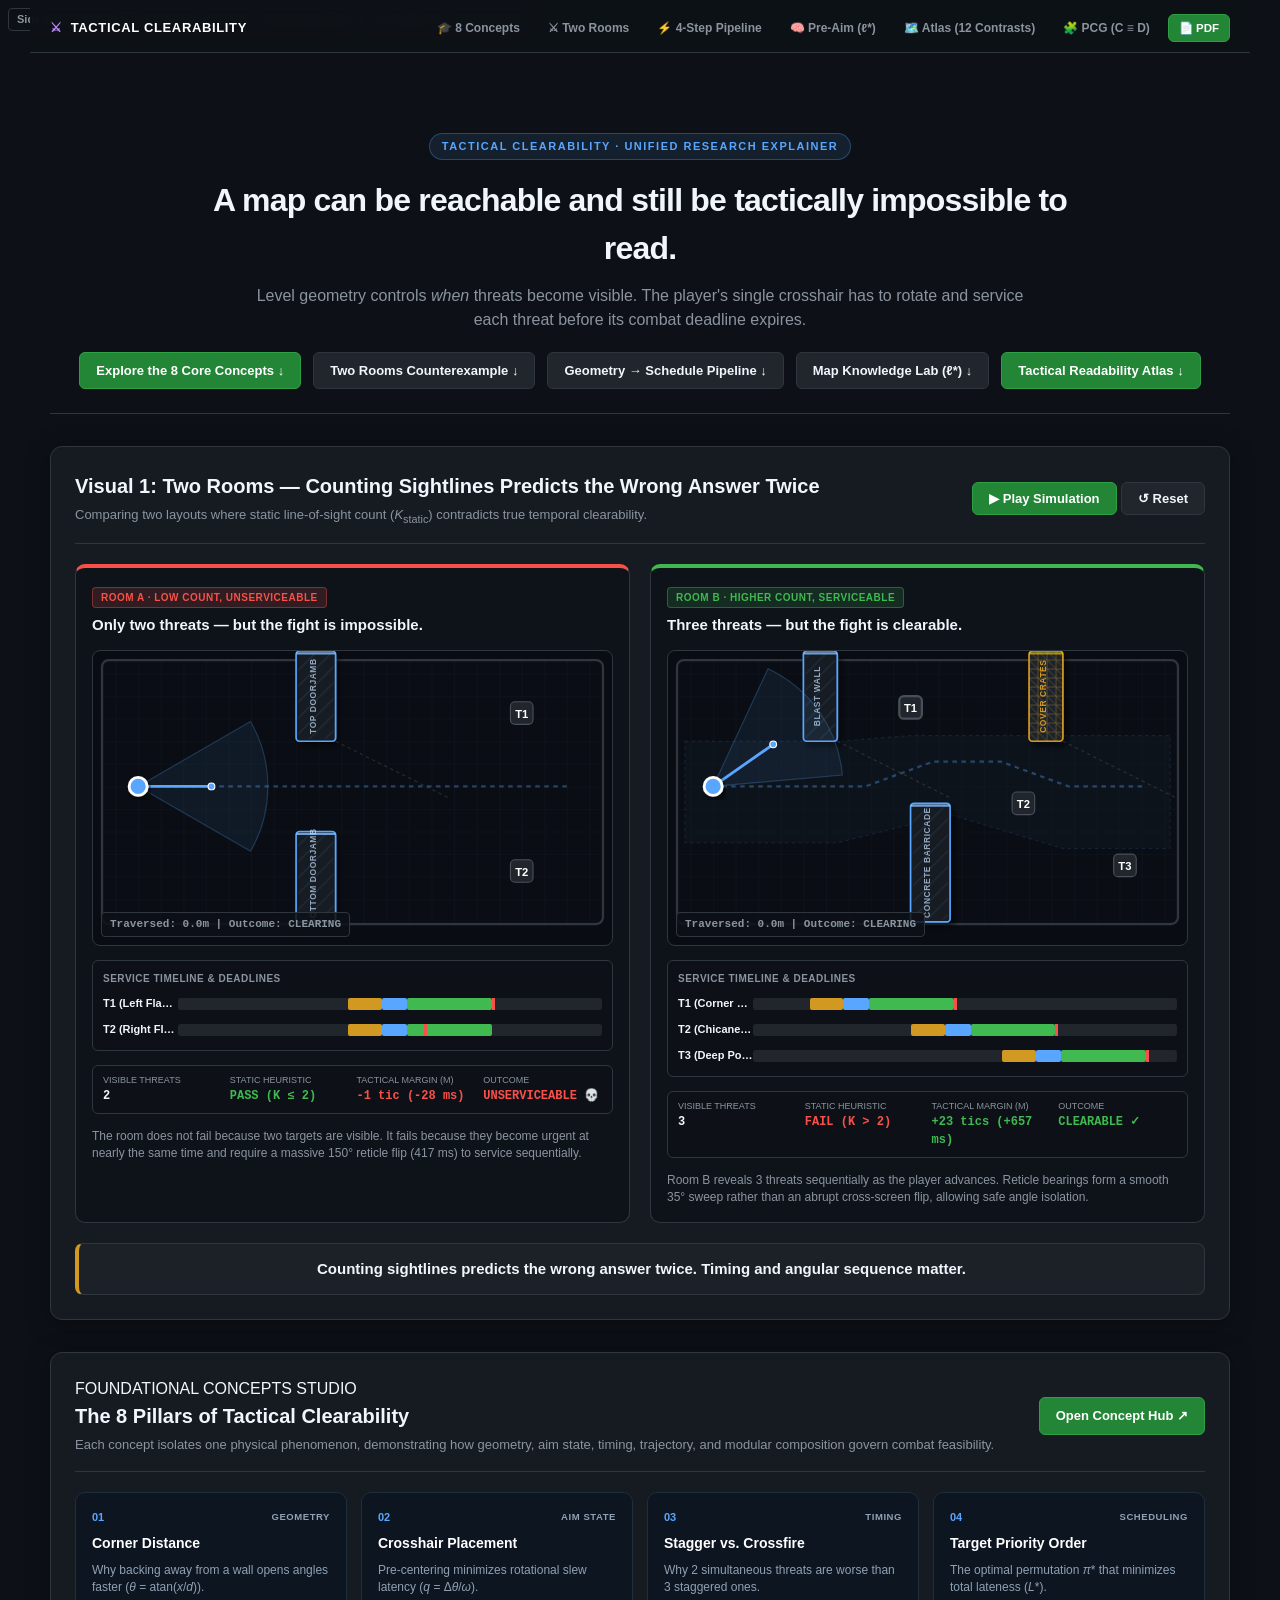
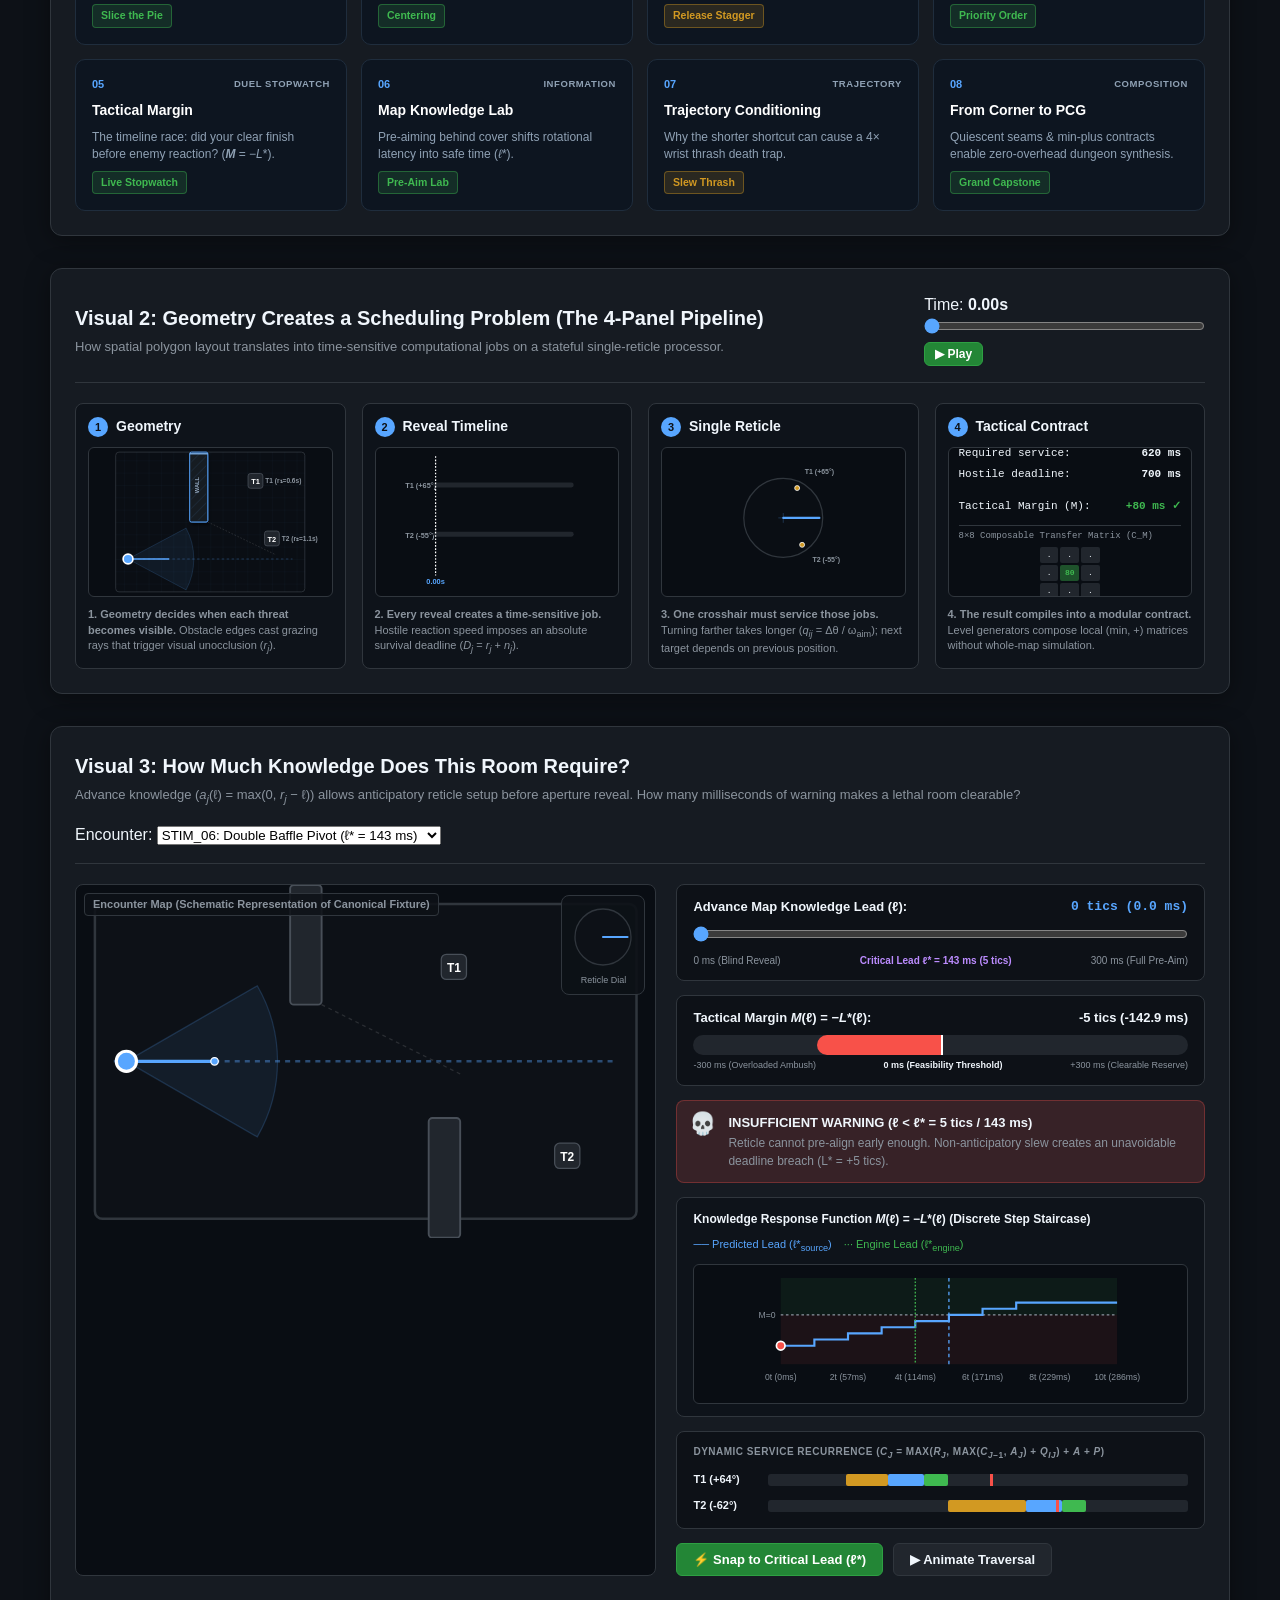
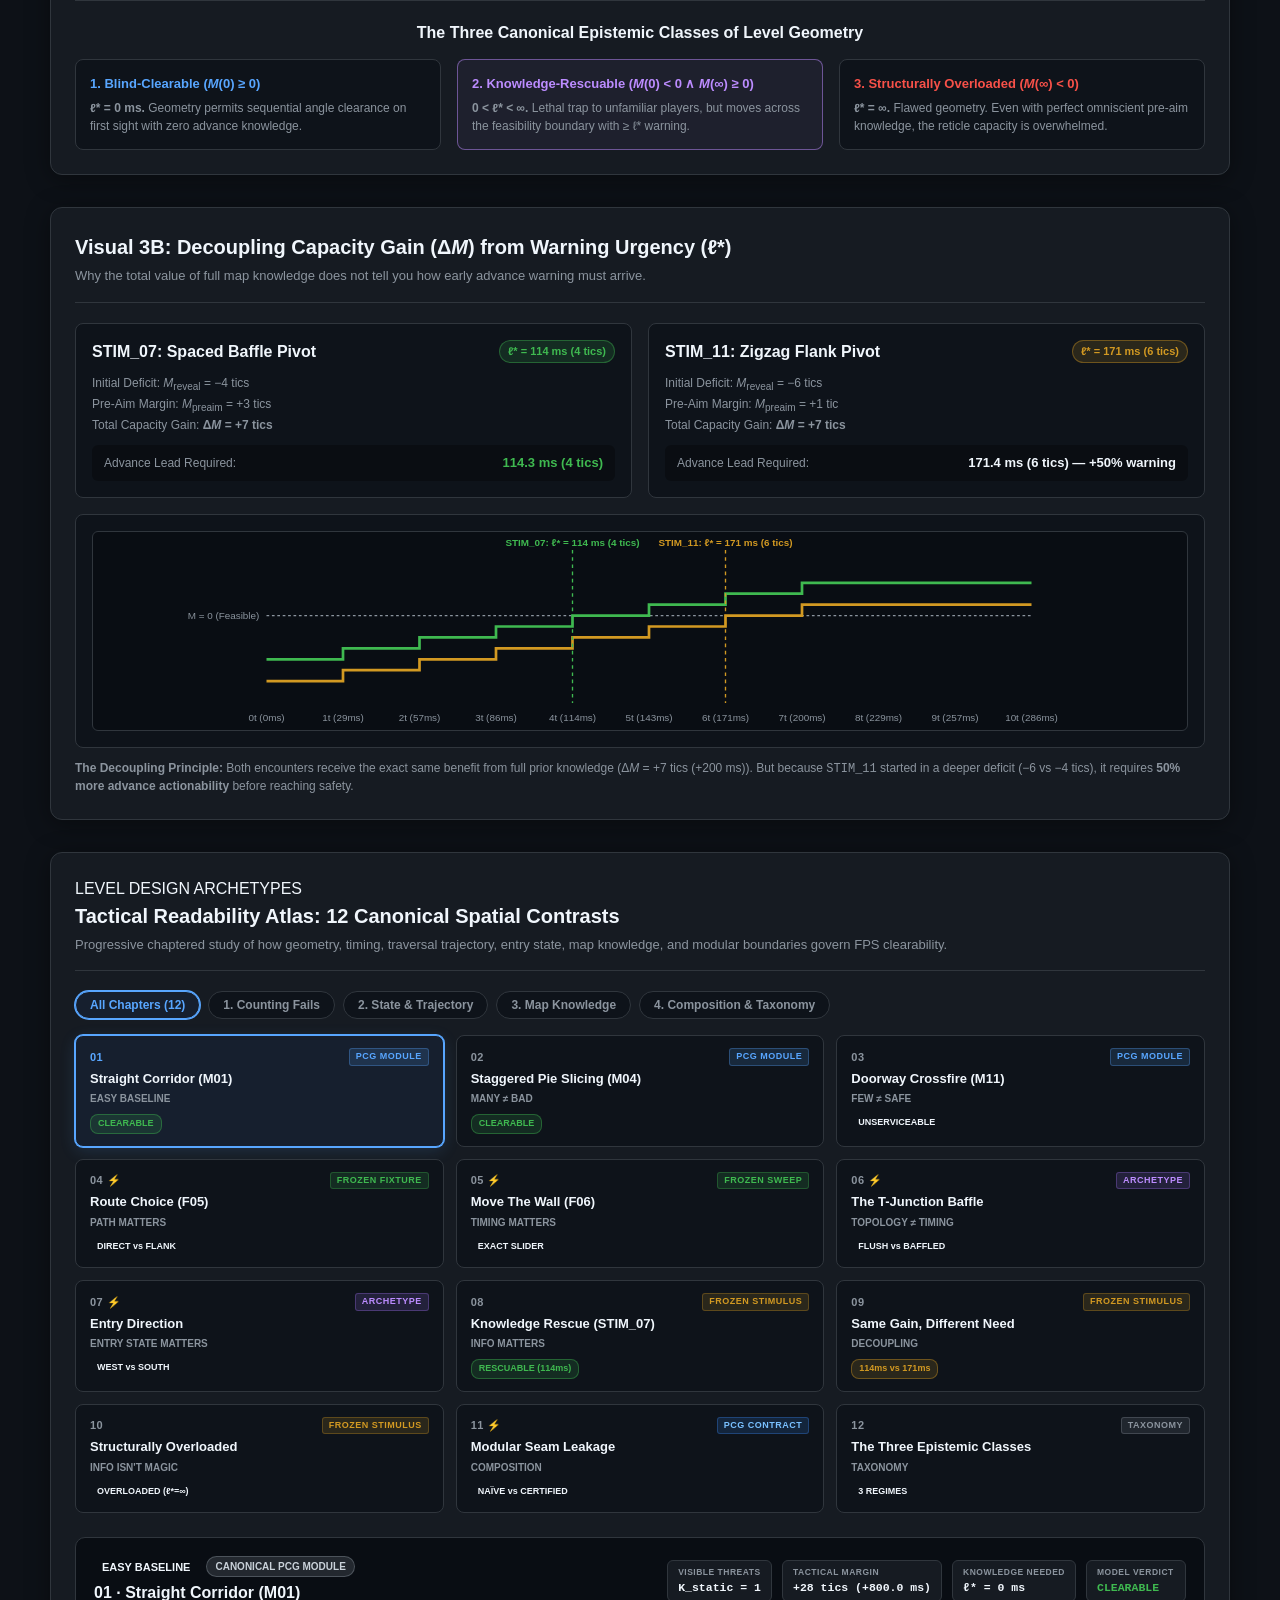
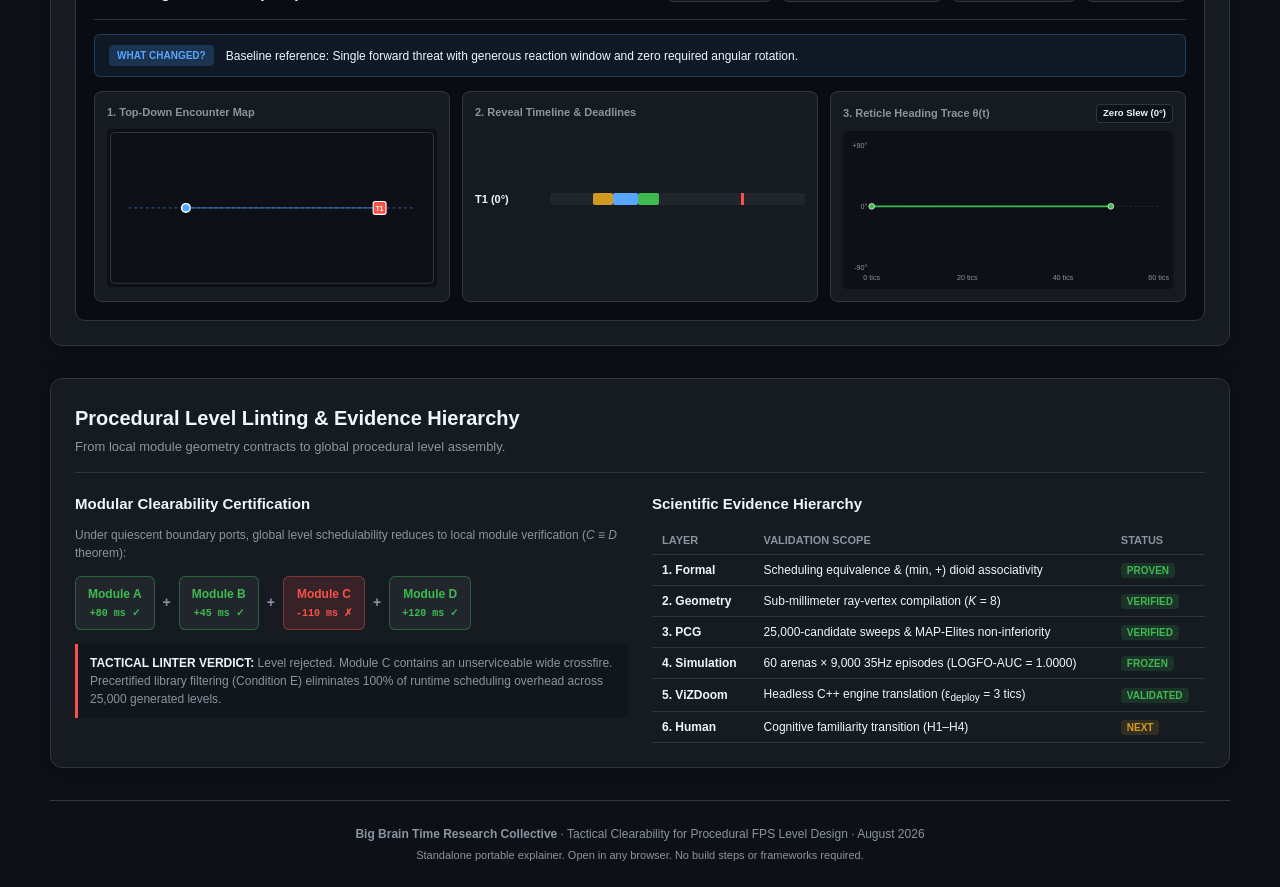
<file: explainer/index.html>
<!DOCTYPE html>
<html lang="en">
<head>
  <meta charset="UTF-8">
  <meta name="viewport" content="width=device-width, initial-scale=1.0">
  <title>Tactical Clearability — Interactive Visual Explainer</title>
  <link rel="stylesheet" href="style.css">
</head>
<body>
  <div class="page-container">

    <!-- STICKY TOP NAVIGATION BAR -->
    <nav class="sticky-navbar">
      <div class="nav-brand">
        <span>⚔</span> TACTICAL CLEARABILITY
      </div>
      <div class="nav-links">
        <a href="#section-concepts" class="nav-link-btn">🎓 8 Concepts</a>
        <a href="#section-tworooms" class="nav-link-btn">⚔ Two Rooms</a>
        <a href="#section-pipeline" class="nav-link-btn">⚡ 4-Step Pipeline</a>
        <a href="#section-knowledge" class="nav-link-btn">🧠 Pre-Aim (ℓ*)</a>
        <a href="#section-atlas" class="nav-link-btn">🗺️ Atlas (12 Contrasts)</a>
        <a href="#section-linter" class="nav-link-btn">🧩 PCG (C ≡ D)</a>
        <button id="btn-export-pdf" class="btn btn-sm" onclick="window.print()" style="background: #238636; color: #fff; border-color: #2ea043; cursor: pointer; padding: 4px 10px; font-size: 11.5px;">📄 PDF</button>
      </div>
    </nav>

    <!-- =====================================================================
         SECTION 1: HERO
         ===================================================================== -->
    <header class="hero-section">
      <div class="badge">TACTICAL CLEARABILITY · UNIFIED RESEARCH EXPLAINER</div>
      <h1 class="hero-title">A map can be reachable and still be tactically impossible to read.</h1>
      <p class="hero-subtitle">
        Level geometry controls <em>when</em> threats become visible. The player's single crosshair has to rotate and service each threat before its combat deadline expires.
      </p>
      <div class="hero-actions">
        <a href="#section-concepts" class="btn btn-primary">Explore the 8 Core Concepts ↓</a>
        <a href="#section-tworooms" class="btn">Two Rooms Counterexample ↓</a>
        <a href="#section-pipeline" class="btn">Geometry → Schedule Pipeline ↓</a>
        <a href="#section-knowledge" class="btn">Map Knowledge Lab (ℓ*) ↓</a>
        <a href="#section-atlas" class="btn btn-primary">Tactical Readability Atlas ↓</a>
      </div>
    </header>

    <!-- =====================================================================
         SECTION 2: VISUAL 1 — TWO ROOMS COMPARISON
         ===================================================================== -->
    <section id="section-tworooms" class="explainer-card">
      <div class="card-header-row">
        <div>
          <h2>Visual 1: Two Rooms — Counting Sightlines Predicts the Wrong Answer Twice</h2>
          <p class="section-desc">Comparing two layouts where static line-of-sight count (<i>K</i><sub>static</sub>) contradicts true temporal clearability.</p>
        </div>
        <div class="anim-playback-controls">
          <button class="btn btn-primary" id="btn-tworooms-play">▶ Play Simulation</button>
          <button class="btn" id="btn-tworooms-reset">↺ Reset</button>
        </div>
      </div>

      <!-- Split Screen Grid -->
      <div class="two-rooms-grid">
        
        <!-- LEFT PANEL: ROOM A (LOW COUNT, UNSERVICEABLE) -->
        <div class="room-panel room-lethal">
          <div class="room-header">
            <span class="room-tag tag-lethal">ROOM A · LOW COUNT, UNSERVICEABLE</span>
            <h3>Only two threats — but the fight is impossible.</h3>
          </div>

          <div class="map-view-wrapper">
            <svg id="svg-roomA" viewBox="0 0 460 260" class="room-svg"></svg>
            <div class="hud-tag" id="hud-roomA">Time: 0.0s | Margin: -28ms</div>
          </div>

          <div class="timeline-box">
            <div class="timeline-heading">Service Timeline & Deadlines</div>
            <div class="timeline-rows" id="timeline-roomA"></div>
          </div>

          <div class="summary-card">
            <div class="summary-metric">
              <span class="lbl">Visible Threats</span>
              <span class="val">2</span>
            </div>
            <div class="summary-metric">
              <span class="lbl">Static Heuristic</span>
              <span class="val status-pass">PASS (K ≤ 2)</span>
            </div>
            <div class="summary-metric">
              <span class="lbl">Tactical Margin (M)</span>
              <span class="val status-fail">-1 tic (-28 ms)</span>
            </div>
            <div class="summary-metric">
              <span class="lbl">Outcome</span>
              <span class="val status-fail">UNSERVICEABLE 💀</span>
            </div>
          </div>

          <p class="panel-caption">
            The room does not fail because two targets are visible. It fails because they become urgent at nearly the same time and require a massive 150° reticle flip (417 ms) to service sequentially.
          </p>
        </div>

        <!-- RIGHT PANEL: ROOM B (HIGHER COUNT, SERVICEABLE) -->
        <div class="room-panel room-safe">
          <div class="room-header">
            <span class="room-tag tag-safe">ROOM B · HIGHER COUNT, SERVICEABLE</span>
            <h3>Three threats — but the fight is clearable.</h3>
          </div>

          <div class="map-view-wrapper">
            <svg id="svg-roomB" viewBox="0 0 460 260" class="room-svg"></svg>
            <div class="hud-tag" id="hud-roomB">Time: 0.0s | Margin: +657ms</div>
          </div>

          <div class="timeline-box">
            <div class="timeline-heading">Service Timeline & Deadlines</div>
            <div class="timeline-rows" id="timeline-roomB"></div>
          </div>

          <div class="summary-card">
            <div class="summary-metric">
              <span class="lbl">Visible Threats</span>
              <span class="val">3</span>
            </div>
            <div class="summary-metric">
              <span class="lbl">Static Heuristic</span>
              <span class="val status-fail">FAIL (K > 2)</span>
            </div>
            <div class="summary-metric">
              <span class="lbl">Tactical Margin (M)</span>
              <span class="val status-pass">+23 tics (+657 ms)</span>
            </div>
            <div class="summary-metric">
              <span class="lbl">Outcome</span>
              <span class="val status-pass">CLEARABLE ✓</span>
            </div>
          </div>

          <p class="panel-caption">
            Room B reveals 3 threats sequentially as the player advances. Reticle bearings form a smooth 35° sweep rather than an abrupt cross-screen flip, allowing safe angle isolation.
          </p>
        </div>

      </div>

      <!-- Final Centered Punchline -->
      <div class="punchline-banner">
        <h3>Counting sightlines predicts the wrong answer twice. Timing and angular sequence matter.</h3>
      </div>
    </section>

    <!-- =====================================================================
         SECTION 2.5: THE 8 CORE TACTICAL CONCEPTS (INTERACTIVE STUDIO)
         ===================================================================== -->
    <section id="section-concepts" class="explainer-card">
      <div class="card-header-row">
        <div>
          <span class="badge-pill">FOUNDATIONAL CONCEPTS STUDIO</span>
          <h2>The 8 Pillars of Tactical Clearability</h2>
          <p class="section-desc">Each concept isolates one physical phenomenon, demonstrating how geometry, aim state, timing, trajectory, and modular composition govern combat feasibility.</p>
        </div>
        <div>
          <a href="concepts/index.html" class="btn btn-primary" target="_blank">Open Concept Hub ↗</a>
        </div>
      </div>

      <div class="concepts-eight-grid">
        <!-- Card 1 -->
        <a class="concept-hub-card" href="concepts/01-corner-distance.html" target="_blank">
          <div class="ch-top">
            <span class="ch-num">01</span>
            <span class="ch-cat">GEOMETRY</span>
          </div>
          <h4>Corner Distance</h4>
          <p>Why backing away from a wall opens angles faster (<i>&theta;</i> = atan(<i>x</i>/<i>d</i>)).</p>
          <span class="ch-badge tag-pass">Slice the Pie</span>
        </a>

        <!-- Card 2 -->
        <a class="concept-hub-card" href="concepts/02-crosshair-placement.html" target="_blank">
          <div class="ch-top">
            <span class="ch-num">02</span>
            <span class="ch-cat">AIM STATE</span>
          </div>
          <h4>Crosshair Placement</h4>
          <p>Pre-centering minimizes rotational slew latency (<i>q</i> = &Delta;<i>&theta;</i>/<i>&omega;</i>).</p>
          <span class="ch-badge tag-pass">Centering</span>
        </a>

        <!-- Card 3 -->
        <a class="concept-hub-card" href="concepts/03-stagger-vs-crossfire.html" target="_blank">
          <div class="ch-top">
            <span class="ch-num">03</span>
            <span class="ch-cat">TIMING</span>
          </div>
          <h4>Stagger vs. Crossfire</h4>
          <p>Why 2 simultaneous threats are worse than 3 staggered ones.</p>
          <span class="ch-badge tag-warn">Release Stagger</span>
        </a>

        <!-- Card 4 -->
        <a class="concept-hub-card" href="concepts/04-clear-order.html" target="_blank">
          <div class="ch-top">
            <span class="ch-num">04</span>
            <span class="ch-cat">SCHEDULING</span>
          </div>
          <h4>Target Priority Order</h4>
          <p>The optimal permutation <i>&pi;</i>* that minimizes total lateness (<i>L</i>*).</p>
          <span class="ch-badge tag-pass">Priority Order</span>
        </a>

        <!-- Card 5 -->
        <a class="concept-hub-card" href="concepts/05-tactical-margin.html" target="_blank">
          <div class="ch-top">
            <span class="ch-num">05</span>
            <span class="ch-cat">DUEL STOPWATCH</span>
          </div>
          <h4>Tactical Margin</h4>
          <p>The timeline race: did your clear finish before enemy reaction? (<b><i>M</i></b> = &minus;<i>L</i>*).</p>
          <span class="ch-badge tag-pass">Live Stopwatch</span>
        </a>

        <!-- Card 6 -->
        <a class="concept-hub-card" href="concepts/06-map-knowledge.html" target="_blank">
          <div class="ch-top">
            <span class="ch-num">06</span>
            <span class="ch-cat">INFORMATION</span>
          </div>
          <h4>Map Knowledge Lab</h4>
          <p>Pre-aiming behind cover shifts rotational latency into safe time (<i>&ell;</i>*).</p>
          <span class="ch-badge tag-pass">Pre-Aim Lab</span>
        </a>

        <!-- Card 7 -->
        <a class="concept-hub-card" href="concepts/07-route-choice.html" target="_blank">
          <div class="ch-top">
            <span class="ch-num">07</span>
            <span class="ch-cat">TRAJECTORY</span>
          </div>
          <h4>Trajectory Conditioning</h4>
          <p>Why the shorter shortcut can cause a 4&times; wrist thrash death trap.</p>
          <span class="ch-badge tag-warn">Slew Thrash</span>
        </a>

        <!-- Card 8 -->
        <a class="concept-hub-card" href="concepts/08-composition.html" target="_blank">
          <div class="ch-top">
            <span class="ch-num">08</span>
            <span class="ch-cat">COMPOSITION</span>
          </div>
          <h4>From Corner to PCG</h4>
          <p>Quiescent seams & min-plus contracts enable zero-overhead dungeon synthesis.</p>
          <span class="ch-badge tag-pass">Grand Capstone</span>
        </a>
      </div>
    </section>

    <!-- =====================================================================
         SECTION 3: VISUAL 2 — GEOMETRY CREATES A SCHEDULING PROBLEM
         ===================================================================== -->
    <section id="section-pipeline" class="explainer-card">
      <div class="card-header-row">
        <div>
          <h2>Visual 2: Geometry Creates a Scheduling Problem (The 4-Panel Pipeline)</h2>
          <p class="section-desc">How spatial polygon layout translates into time-sensitive computational jobs on a stateful single-reticle processor.</p>
        </div>
        <div class="scrubber-control">
          <label for="pipeline-time-scrubber">Time: <b id="pipe-time-display">0.00s</b></label>
          <input type="range" id="pipeline-time-scrubber" min="0" max="2.4" step="0.02" value="0">
          <button class="btn btn-sm btn-primary" id="btn-pipeline-play">▶ Play</button>
        </div>
      </div>

      <div class="pipeline-four-grid">
        
        <!-- PANEL A: GEOMETRY -->
        <div class="pipe-col">
          <div class="pipe-col-header">
            <span class="step-num">1</span>
            <h4>Geometry</h4>
          </div>
          <div class="pipe-canvas-box">
            <svg id="svg-pipe-geo" viewBox="0 0 240 180"></svg>
          </div>
          <p class="pipe-caption"><strong>1. Geometry decides when each threat becomes visible.</strong> Obstacle edges cast grazing rays that trigger visual unocclusion (<i>r<sub>j</sub></i>).</p>
        </div>

        <!-- PANEL B: REVEAL TIMELINE -->
        <div class="pipe-col">
          <div class="pipe-col-header">
            <span class="step-num">2</span>
            <h4>Reveal Timeline</h4>
          </div>
          <div class="pipe-canvas-box">
            <svg id="svg-pipe-timeline" viewBox="0 0 240 180"></svg>
          </div>
          <p class="pipe-caption"><strong>2. Every reveal creates a time-sensitive job.</strong> Hostile reaction speed imposes an absolute survival deadline (<i>D<sub>j</sub></i> = <i>r<sub>j</sub></i> + <i>n<sub>j</sub></i>).</p>
        </div>

        <!-- PANEL C: SINGLE RETICLE -->
        <div class="pipe-col">
          <div class="pipe-col-header">
            <span class="step-num">3</span>
            <h4>Single Reticle</h4>
          </div>
          <div class="pipe-canvas-box">
            <svg id="svg-pipe-reticle" viewBox="0 0 240 180"></svg>
          </div>
          <p class="pipe-caption"><strong>3. One crosshair must service those jobs.</strong> Turning farther takes longer (<i>q<sub>ij</sub></i> = Δθ / ω<sub>aim</sub>); next target depends on previous position.</p>
        </div>

        <!-- PANEL D: TACTICAL MARGIN / CONTRACT -->
        <div class="pipe-col" id="pipe-col-contract">
          <div class="pipe-col-header">
            <span class="step-num">4</span>
            <h4>Tactical Contract</h4>
          </div>
          <div class="pipe-canvas-box contract-box" id="pipe-contract-display">
            <div class="contract-line"><span>Required service:</span> <b>620 ms</b></div>
            <div class="contract-line"><span>Hostile deadline:</span> <b>700 ms</b></div>
            <div class="contract-divider"></div>
            <div class="contract-line margin-line"><span>Tactical Margin (M):</span> <b class="status-pass">+80 ms ✓</b></div>
            <div class="matrix-preview">
              <span class="mat-label">8×8 Composable Transfer Matrix (C_M)</span>
              <div class="matrix-grid-mini">
                <div class="m-cell">.</div><div class="m-cell">.</div><div class="m-cell">.</div>
                <div class="m-cell">.</div><div class="m-cell active-cell">80</div><div class="m-cell">.</div>
                <div class="m-cell">.</div><div class="m-cell">.</div><div class="m-cell">.</div>
              </div>
            </div>
          </div>
          <p class="pipe-caption"><strong>4. The result compiles into a modular contract.</strong> Level generators compose local (min, +) matrices without whole-map simulation.</p>
        </div>

      </div>
    </section>

    <!-- =====================================================================
         SECTION 4: VISUAL 3 — MAP KNOWLEDGE SLIDER (CRITICAL LEAD ℓ*)
         ===================================================================== -->
    <section id="section-knowledge" class="explainer-card">
      <div class="card-header-row">
        <div>
          <h2>Visual 3: How Much Knowledge Does This Room Require?</h2>
          <p class="section-desc">Advance knowledge (<i>a<sub>j</sub></i>(ℓ) = max(0, <i>r<sub>j</sub></i> − ℓ)) allows anticipatory reticle setup before aperture reveal. How many milliseconds of warning makes a lethal room clearable?</p>
        </div>
        <div class="select-wrapper">
          <label for="select-knowledge-stimulus">Encounter:</label>
          <select id="select-knowledge-stimulus">
            <option value="STIM_06">STIM_06: Double Baffle Pivot (ℓ* = 143 ms)</option>
            <option value="STIM_07">STIM_07: Spaced Baffle Pivot (ℓ* = 114 ms)</option>
            <option value="STIM_09">STIM_09: Aperture Burst Pivot (ℓ* = 114 ms)</option>
            <option value="STIM_11">STIM_11: Zigzag Flank Pivot (ℓ* = 171 ms)</option>
          </select>
        </div>
      </div>

      <div class="knowledge-layout-grid">
        
        <!-- ZONE A: ENCOUNTER MAP -->
        <div class="zone-map-box">
          <div class="view-label">Encounter Map (Schematic Representation of Canonical Fixture)</div>
          <svg id="svg-knowledge-map" viewBox="0 0 460 280" class="room-svg"></svg>
          <div class="reticle-dial-widget">
            <svg id="svg-knowledge-dial" viewBox="0 0 80 80" width="70" height="70"></svg>
            <span>Reticle Dial</span>
          </div>
        </div>

        <!-- ZONE B & C: CONTROLS & LIVE GAUGE -->
        <div class="zone-controls-box">
          
          <!-- Slider -->
          <div class="knowledge-slider-card">
            <div class="slider-header-row">
              <span class="slider-title">Advance Map Knowledge Lead (ℓ):</span>
              <span class="slider-val-tag" id="lead-value-tag">0 ms (0 tics)</span>
            </div>
            <input type="range" id="slider-advance-lead" min="0" max="10" step="1" value="0">
            <div class="slider-markers">
              <span>0 ms (Blind Reveal)</span>
              <span id="slider-lstar-marker" class="marker-lstar">Critical Lead ℓ* = 143 ms</span>
              <span>300 ms (Full Pre-Aim)</span>
            </div>
          </div>

          <!-- Tactical Margin Gauge Bar -->
          <div class="margin-gauge-card">
            <div class="gauge-header-row">
              <span>Tactical Margin <i>M</i>(ℓ) = −<i>L</i>*(ℓ):</span>
              <b id="gauge-margin-text">-5 tics (-143 ms)</b>
            </div>
            <div class="gauge-bar-track">
              <div class="gauge-center-line"></div>
              <div class="gauge-fill-bar" id="gauge-active-fill"></div>
            </div>
            <div class="gauge-scale-labels">
              <span>-300 ms (Overloaded Ambush)</span>
              <span class="zero-tick">0 ms (Feasibility Threshold)</span>
              <span>+300 ms (Clearable Reserve)</span>
            </div>
          </div>

          <!-- Dynamic Epistemic Status Banner -->
          <div class="epistemic-banner" id="epistemic-banner-box">
            <div class="banner-icon" id="banner-icon-glyph">💀</div>
            <div class="banner-text">
              <h4 id="banner-title-text">REVEAL-GATED REGIME (ℓ < ℓ*)</h4>
              <p id="banner-desc-text">Player reacts only after visual unocclusion (<i>a<sub>j</sub></i> = <i>r<sub>j</sub></i>). Slew latency breaches hostile deadline (<i>L</i>* = +5 tics).</p>
            </div>
          </div>

          
          <!-- Interactive M(ell) Step Function Chart -->
          <div class="margin-curve-card">
            <div class="curve-header-row">
              <span class="curve-title">Knowledge Response Function <i>M</i>(ℓ) = −<i>L</i>*(ℓ) (Discrete Step Staircase)</span>
              <span class="curve-legend">
                <span class="leg-item leg-src">── Predicted Lead (ℓ*<sub>source</sub>)</span>
                <span class="leg-item leg-eng">··· Engine Lead (ℓ*<sub>engine</sub>)</span>
              </span>
            </div>
            <svg id="svg-knowledge-curve" viewBox="0 0 460 160" class="curve-svg"></svg>
          </div>

          <!-- Dynamic Timeline -->
          <div class="knowledge-timeline-card">
            <div class="timeline-heading">Dynamic Service Recurrence (<i>C<sub>j</sub></i> = max(<i>r<sub>j</sub></i>, max(<i>C</i><sub><i>j</i>−1</sub>, <i>a<sub>j</sub></i>) + <i>q<sub>ij</sub></i>) + <i>A</i> + <i>p</i>)</div>
            <div class="timeline-rows" id="knowledge-timeline-rows"></div>
          </div>

          <!-- Quick Action Buttons -->
          <div class="knowledge-btn-row">
            <button class="btn btn-primary" id="btn-snap-critical">⚡ Snap to Critical Lead (ℓ*)</button>
            <button class="btn" id="btn-play-knowledge-anim">▶ Animate Traversal</button>
          </div>

        </div>

      </div>

      <!-- Three-Class Taxonomy Cards -->
      <div class="taxonomy-section">
        <h3>The Three Canonical Epistemic Classes of Level Geometry</h3>
        <div class="taxonomy-grid">
          <div class="tax-card">
            <div class="tax-header tax-blind">1. Blind-Clearable (<i>M</i>(0) ≥ 0)</div>
            <p><strong>ℓ* = 0 ms.</strong> Geometry permits sequential angle clearance on first sight with zero advance knowledge.</p>
          </div>
          <div class="tax-card tax-highlight">
            <div class="tax-header tax-rescuable">2. Knowledge-Rescuable (<i>M</i>(0) &lt; 0 ∧ <i>M</i>(∞) ≥ 0)</div>
            <p><strong>0 &lt; ℓ* &lt; ∞.</strong> Lethal trap to unfamiliar players, but moves across the feasibility boundary with ≥ ℓ* warning.</p>
          </div>
          <div class="tax-card">
            <div class="tax-header tax-overloaded">3. Structurally Overloaded (<i>M</i>(∞) &lt; 0)</div>
            <p><strong>ℓ* = ∞.</strong> Flawed geometry. Even with perfect omniscient pre-aim knowledge, the reticle capacity is overwhelmed.</p>
          </div>
        </div>
      </div>

    </section>

    
    <!-- =====================================================================
         SECTION 4.5: VISUAL 3B — THE DECOUPLING INSIGHT (STIM_07 vs STIM_11)
         ===================================================================== -->
    <section id="section-decoupling" class="explainer-card">
      <div class="card-header-row">
        <div>
          <h2>Visual 3B: Decoupling Capacity Gain (Δ<i>M</i>) from Warning Urgency (ℓ*)</h2>
          <p class="section-desc">Why the total value of full map knowledge does not tell you how early advance warning must arrive.</p>
        </div>
      </div>

      <div class="decoupling-grid">
        <div class="decoupling-card">
          <div class="decoupling-header">
            <h4>STIM_07: Spaced Baffle Pivot</h4>
            <span class="badge-tag tag-pass">ℓ* = 114 ms (4 tics)</span>
          </div>
          <p class="decoupling-desc">Initial Deficit: <i>M</i><sub>reveal</sub> = −4 tics<br>Pre-Aim Margin: <i>M</i><sub>preaim</sub> = +3 tics<br>Total Capacity Gain: <strong>Δ<i>M</i> = +7 tics</strong></p>
          <div class="decoupling-metric-box">
            <span class="d-lbl">Advance Lead Required:</span>
            <span class="d-val status-pass">114.3 ms (4 tics)</span>
          </div>
        </div>

        <div class="decoupling-card">
          <div class="decoupling-header">
            <h4>STIM_11: Zigzag Flank Pivot</h4>
            <span class="badge-tag tag-warn">ℓ* = 171 ms (6 tics)</span>
          </div>
          <p class="decoupling-desc">Initial Deficit: <i>M</i><sub>reveal</sub> = −6 tics<br>Pre-Aim Margin: <i>M</i><sub>preaim</sub> = +1 tic<br>Total Capacity Gain: <strong>Δ<i>M</i> = +7 tics</strong></p>
          <div class="decoupling-metric-box">
            <span class="d-lbl">Advance Lead Required:</span>
            <span class="d-val status-warn">171.4 ms (6 tics) — +50% warning</span>
          </div>
        </div>
      </div>

      <div class="decoupling-chart-box">
        <div class="view-label">Side-by-Side Knowledge Response Functions: Identical Height (+7 tics), Different Crossing Speed</div>
        <svg id="svg-decoupling-comparison" viewBox="0 0 940 220" class="curve-svg-wide"></svg>
      </div>
      
      <p class="panel-caption" style="margin-top: 12px;">
        <strong>The Decoupling Principle:</strong> Both encounters receive the exact same benefit from full prior knowledge (Δ<i>M</i> = +7 tics (+200 ms)). But because <code>STIM_11</code> started in a deeper deficit (−6 vs −4 tics), it requires <strong>50% more advance actionability</strong> before reaching safety.
      </p>
    </section>

    
    <!-- =====================================================================
         SECTION 4.75: TACTICAL READABILITY ATLAS (9 CANONICAL CONTRASTS)
         ===================================================================== -->
        <!-- =====================================================================
         SECTION 5: TACTICAL READABILITY ATLAS (12 CANONICAL CONTRASTS)
         ===================================================================== -->
    <section id="section-atlas" class="explainer-card">
      <div class="card-header-row">
        <div>
          <span class="badge-pill">LEVEL DESIGN ARCHETYPES</span>
          <h2>Tactical Readability Atlas: 12 Canonical Spatial Contrasts</h2>
          <p class="section-desc">Progressive chaptered study of how geometry, timing, traversal trajectory, entry state, map knowledge, and modular boundaries govern FPS clearability.</p>
        </div>
      </div>

      <!-- Chapter Tabs -->
      <div class="atlas-chapter-bar">
        <button class="atlas-tab-btn active" data-chapter="all">All Chapters (12)</button>
        <button class="atlas-tab-btn" data-chapter="ch1">1. Counting Fails</button>
        <button class="atlas-tab-btn" data-chapter="ch2">2. State & Trajectory</button>
        <button class="atlas-tab-btn" data-chapter="ch3">3. Map Knowledge</button>
        <button class="atlas-tab-btn" data-chapter="ch4">4. Composition & Taxonomy</button>
      </div>

      <!-- 12-Card Atlas Navigator Grid -->
      <div class="atlas-grid" id="atlas-nav-grid">
        <!-- Chapter 1: Counting Fails -->
        <div class="atlas-nav-card active" data-card="corridor" data-ch="ch1">
          <div class="card-top-row">
            <span class="card-num">01</span>
            <span class="card-prov-badge prov-pcg">PCG MODULE</span>
          </div>
          <div class="card-name">Straight Corridor (M01)</div>
          <div class="card-sub">EASY BASELINE</div>
          <span class="card-badge tag-pass">CLEARABLE</span>
        </div>

        <div class="atlas-nav-card" data-card="pie" data-ch="ch1">
          <div class="card-top-row">
            <span class="card-num">02</span>
            <span class="card-prov-badge prov-pcg">PCG MODULE</span>
          </div>
          <div class="card-name">Staggered Pie Slicing (M04)</div>
          <div class="card-sub">MANY ≠ BAD</div>
          <span class="card-badge tag-pass">CLEARABLE</span>
        </div>

        <div class="atlas-nav-card" data-card="crossfire" data-ch="ch1">
          <div class="card-top-row">
            <span class="card-num">03</span>
            <span class="card-prov-badge prov-pcg">PCG MODULE</span>
          </div>
          <div class="card-name">Doorway Crossfire (M11)</div>
          <div class="card-sub">FEW ≠ SAFE</div>
          <span class="card-badge tag-fail">UNSERVICEABLE</span>
        </div>

        <!-- Chapter 2: State & Trajectory -->
        <div class="atlas-nav-card" data-card="route" data-ch="ch2">
          <div class="card-top-row">
            <span class="card-num">04 ⚡</span>
            <span class="card-prov-badge prov-fixture">FROZEN FIXTURE</span>
          </div>
          <div class="card-name">Route Choice (F05)</div>
          <div class="card-sub">PATH MATTERS</div>
          <span class="card-badge tag-interactive">DIRECT vs FLANK</span>
        </div>

        <div class="atlas-nav-card" data-card="wall" data-ch="ch2">
          <div class="card-top-row">
            <span class="card-num">05 ⚡</span>
            <span class="card-prov-badge prov-fixture">FROZEN SWEEP</span>
          </div>
          <div class="card-name">Move The Wall (F06)</div>
          <div class="card-sub">TIMING MATTERS</div>
          <span class="card-badge tag-interactive">EXACT SLIDER</span>
        </div>

        <div class="atlas-nav-card" data-card="tjunction" data-ch="ch2">
          <div class="card-top-row">
            <span class="card-num">06 ⚡</span>
            <span class="card-prov-badge prov-archetype">ARCHETYPE</span>
          </div>
          <div class="card-name">The T-Junction Baffle</div>
          <div class="card-sub">TOPOLOGY ≠ TIMING</div>
          <span class="card-badge tag-interactive">FLUSH vs BAFFLED</span>
        </div>

        <div class="atlas-nav-card" data-card="entrydir" data-ch="ch2">
          <div class="card-top-row">
            <span class="card-num">07 ⚡</span>
            <span class="card-prov-badge prov-archetype">ARCHETYPE</span>
          </div>
          <div class="card-name">Entry Direction</div>
          <div class="card-sub">ENTRY STATE MATTERS</div>
          <span class="card-badge tag-interactive">WEST vs SOUTH</span>
        </div>

        <!-- Chapter 3: Map Knowledge -->
        <div class="atlas-nav-card" data-card="knowledge" data-ch="ch3">
          <div class="card-top-row">
            <span class="card-num">08</span>
            <span class="card-prov-badge prov-stim">FROZEN STIMULUS</span>
          </div>
          <div class="card-name">Knowledge Rescue (STIM_07)</div>
          <div class="card-sub">INFO MATTERS</div>
          <span class="card-badge tag-pass">RESCUABLE (114ms)</span>
        </div>

        <div class="atlas-nav-card" data-card="decoupling" data-ch="ch3">
          <div class="card-top-row">
            <span class="card-num">09</span>
            <span class="card-prov-badge prov-stim">FROZEN STIMULUS</span>
          </div>
          <div class="card-name">Same Gain, Different Need</div>
          <div class="card-sub">DECOUPLING</div>
          <span class="card-badge tag-warn">114ms vs 171ms</span>
        </div>

        <div class="atlas-nav-card" data-card="overloaded" data-ch="ch3">
          <div class="card-top-row">
            <span class="card-num">10</span>
            <span class="card-prov-badge prov-stim">FROZEN STIMULUS</span>
          </div>
          <div class="card-name">Structurally Overloaded</div>
          <div class="card-sub">INFO ISN'T MAGIC</div>
          <span class="card-badge tag-fail">OVERLOADED (ℓ*=∞)</span>
        </div>

        <!-- Chapter 4: Composition & Taxonomy -->
        <div class="atlas-nav-card" data-card="seam" data-ch="ch4">
          <div class="card-top-row">
            <span class="card-num">11 ⚡</span>
            <span class="card-prov-badge prov-contract">PCG CONTRACT</span>
          </div>
          <div class="card-name">Modular Seam Leakage</div>
          <div class="card-sub">COMPOSITION</div>
          <span class="card-badge tag-interactive">NAÏVE vs CERTIFIED</span>
        </div>

        <div class="atlas-nav-card" data-card="classes" data-ch="ch4">
          <div class="card-top-row">
            <span class="card-num">12</span>
            <span class="card-prov-badge prov-tax">TAXONOMY</span>
          </div>
          <div class="card-name">The Three Epistemic Classes</div>
          <div class="card-sub">TAXONOMY</div>
          <span class="card-badge tag-info">3 REGIMES</span>
        </div>
      </div>

      <!-- Active Encounter Detail Inspector -->
      <div class="atlas-viewer" id="atlas-active-viewer">
        <div class="atlas-viewer-header">
          <div class="header-left">
            <div class="header-tag-row">
              <span class="badge-tag tag-primary" id="atlas-active-tag">EASY BASELINE</span>
              <span class="badge-tag prov-tag" id="atlas-active-prov">CANONICAL PCG MODULE</span>
            </div>
            <h3 id="atlas-active-title">01 · Straight Corridor</h3>
          </div>
          
          <!-- 4 Canonical Metrics -->
          <div class="atlas-metrics-chips">
            <div class="atlas-metric-chip">
              <span class="m-lbl">VISIBLE THREATS</span>
              <span class="m-val" id="atlas-val-k">K_static = 1</span>
            </div>
            <div class="atlas-metric-chip">
              <span class="m-lbl">TACTICAL MARGIN</span>
              <span class="m-val" id="atlas-val-margin">+28 tics (+800.0 ms)</span>
            </div>
            <div class="atlas-metric-chip">
              <span class="m-lbl">KNOWLEDGE NEEDED</span>
              <span class="m-val" id="atlas-val-lstar">ℓ* = 0 ms</span>
            </div>
            <div class="atlas-metric-chip">
              <span class="m-lbl">MODEL VERDICT</span>
              <span class="m-val status-pass" id="atlas-val-verdict">CLEARABLE</span>
            </div>
          </div>
        </div>

        <!-- Causal Callout: What Changed? -->
        <div class="atlas-contrast-box" id="atlas-contrast-box">
          <span class="contrast-badge">WHAT CHANGED?</span>
          <span class="contrast-desc" id="atlas-contrast-text">Baseline reference: Single forward threat with generous reaction window and zero required angular rotation.</span>
        </div>

        <!-- Interactive Dynamic Controllers -->
        <div class="atlas-interactive-bar" id="atlas-interactive-bar" style="display: none;">
          <!-- Route Choice Toggle (Card 04) -->
          <div class="atlas-ctrl-group" id="ctrl-route-toggle" style="display: none;">
            <span class="ctrl-lbl">Select Traversal Path:</span>
            <div class="btn-group">
              <button class="btn btn-sm" id="btn-route-direct">Direct Kill Zone (Infeasible)</button>
              <button class="btn btn-sm btn-primary" id="btn-route-flank">Upper Flank Bypass (Feasible)</button>
            </div>
          </div>

          <!-- Move Wall Slider (Card 05) -->
          <div class="atlas-ctrl-group" id="ctrl-wall-slider" style="display: none;">
            <div class="slider-header-row">
              <span class="ctrl-lbl">Compiler Partition Position: <strong id="wall-pos-val">0.85 m</strong> (Reveal Gap: <strong id="wall-gap-val">244.4 ms</strong>)</span>
              <span class="wall-verdict-tag" id="wall-status-tag">FEASIBILITY BOUNDARY</span>
            </div>
            <input type="range" id="slider-atlas-wall" min="0.70" max="1.00" step="0.05" value="0.85" class="range-slider">
            <div class="slider-ticks-row">
              <span>0.70m (Infeasible)</span>
              <span>0.75m</span>
              <span>0.80m</span>
              <span class="boundary-tick">0.85m (Boundary)</span>
              <span>0.90m (Feasible)</span>
              <span>0.95m</span>
              <span>1.00m</span>
            </div>
          </div>

          <!-- T-Junction Baffle Toggle (Card 06) -->
          <div class="atlas-ctrl-group" id="ctrl-tjunction-toggle" style="display: none;">
            <span class="ctrl-lbl">Architectural Junction Profile:</span>
            <div class="btn-group">
              <button class="btn btn-sm" id="btn-tjunc-flush">Flush T-Junction (Simultaneous Trap)</button>
              <button class="btn btn-sm btn-primary" id="btn-tjunc-baffled">Baffled T-Junction (Sequential Clearance)</button>
            </div>
          </div>

          <!-- Entry Direction Toggle (Card 07) -->
          <div class="atlas-ctrl-group" id="ctrl-entry-toggle" style="display: none;">
            <span class="ctrl-lbl">Approach Vector / Initial Reticle State:</span>
            <div class="btn-group">
              <button class="btn btn-sm btn-primary" id="btn-entry-west">West Entrance (θ₀ = 0°)</button>
              <button class="btn btn-sm" id="btn-entry-south">South Entrance (θ₀ = +90°)</button>
            </div>
          </div>

          <!-- Modular Seam Toggle (Card 11) -->
          <div class="atlas-ctrl-group" id="ctrl-seam-toggle" style="display: none;">
            <span class="ctrl-lbl">Module Connection Interface:</span>
            <div class="btn-group">
              <button class="btn btn-sm" id="btn-seam-naive">Naïve Flush Join (Sightline Leakage)</button>
              <button class="btn btn-sm btn-primary" id="btn-seam-certified">Certified Quiescent Baffle (Feasible)</button>
            </div>
          </div>
        </div>

        <!-- 3-Panel Synchronized Layout Visualization -->
        <div class="atlas-three-grid">
          <!-- Panel 1: Top-Down Map -->
          <div class="atlas-panel">
            <div class="panel-head">1. Top-Down Encounter Map</div>
            <div class="panel-body">
              <svg id="svg-atlas-map" viewBox="0 0 460 220" class="atlas-svg"></svg>
            </div>
          </div>

          <!-- Panel 2: Reveal & Deadline Timeline -->
          <div class="atlas-panel">
            <div class="panel-head">2. Reveal Timeline & Deadlines</div>
            <div class="panel-body" id="atlas-timeline-container">
              <!-- DOM rows generated dynamically -->
            </div>
          </div>

          <!-- Panel 3: Reticle Heading Trace theta(t) -->
          <div class="atlas-panel">
            <div class="panel-head">
              <span>3. Reticle Heading Trace θ(t)</span>
              <span class="trace-badge" id="atlas-trace-badge">Zero Slew (0°)</span>
            </div>
            <div class="panel-body">
              <svg id="svg-atlas-heading" viewBox="0 0 460 220" class="atlas-svg"></svg>
            </div>
          </div>
        </div>
      </div>
    </section>

    <!-- =====================================================================
         SECTION 5: PROCEDURAL LINTER & EVIDENCE LADDER
         ===================================================================== -->
    <section id="section-linter" class="explainer-card">
      <div class="card-header-row">
        <div>
          <h2>Procedural Level Linting & Evidence Hierarchy</h2>
          <p class="section-desc">From local module geometry contracts to global procedural level assembly.</p>
        </div>
      </div>

      <div class="linter-evidence-grid">
        
        <!-- Left: Linter Module Assembly -->
        <div class="linter-box">
          <h4>Modular Clearability Certification</h4>
          <p class="linter-intro">Under quiescent boundary ports, global level schedulability reduces to local module verification (<i>C</i> ≡ <i>D</i> theorem):</p>
          
          <div class="assembly-flow">
            <div class="mod-tile mod-pass">Module A<br><span>+80 ms ✓</span></div>
            <div class="connector">+</div>
            <div class="mod-tile mod-pass">Module B<br><span>+45 ms ✓</span></div>
            <div class="connector">+</div>
            <div class="mod-tile mod-fail">Module C<br><span>-110 ms ✗</span></div>
            <div class="connector">+</div>
            <div class="mod-tile mod-pass">Module D<br><span>+120 ms ✓</span></div>
          </div>

          <div class="linter-verdict">
            <strong>TACTICAL LINTER VERDICT:</strong> Level rejected. Module C contains an unserviceable wide crossfire. Precertified library filtering (Condition E) eliminates 100% of runtime scheduling overhead across 25,000 generated levels.
          </div>
        </div>

        <!-- Right: Evidence Ladder -->
        <div class="evidence-ladder-box">
          <h4>Scientific Evidence Hierarchy</h4>
          <table class="evidence-table">
            <thead>
              <tr>
                <th>Layer</th>
                <th>Validation Scope</th>
                <th>Status</th>
              </tr>
            </thead>
            <tbody>
              <tr>
                <td><strong>1. Formal</strong></td>
                <td>Scheduling equivalence & (min, +) dioid associativity</td>
                <td><span class="badge-status badge-done">PROVEN</span></td>
              </tr>
              <tr>
                <td><strong>2. Geometry</strong></td>
                <td>Sub-millimeter ray-vertex compilation (<i>K</i> = 8)</td>
                <td><span class="badge-status badge-done">VERIFIED</span></td>
              </tr>
              <tr>
                <td><strong>3. PCG</strong></td>
                <td>25,000-candidate sweeps & MAP-Elites non-inferiority</td>
                <td><span class="badge-status badge-done">VERIFIED</span></td>
              </tr>
              <tr>
                <td><strong>4. Simulation</strong></td>
                <td>60 arenas × 9,000 35Hz episodes (LOGFO-AUC = 1.0000)</td>
                <td><span class="badge-status badge-done">FROZEN</span></td>
              </tr>
              <tr>
                <td><strong>5. ViZDoom</strong></td>
                <td>Headless C++ engine translation (ε<sub>deploy</sub> = 3 tics)</td>
                <td><span class="badge-status badge-done">VALIDATED</span></td>
              </tr>
              <tr>
                <td><strong>6. Human</strong></td>
                <td>Cognitive familiarity transition (H1–H4)</td>
                <td><span class="badge-status badge-next">NEXT</span></td>
              </tr>
            </tbody>
          </table>
        </div>

      </div>
    </section>

    <!-- FOOTER -->
    <footer class="explainer-footer">
      <p><strong>Big Brain Time Research Collective</strong> · Tactical Clearability for Procedural FPS Level Design · August 2026</p>
      <p class="footer-sub">Standalone portable explainer. Open in any browser. No build steps or frameworks required.</p>
    </footer>

  </div>

  <script src="app.js"></script>
</body>
</html>
</file>
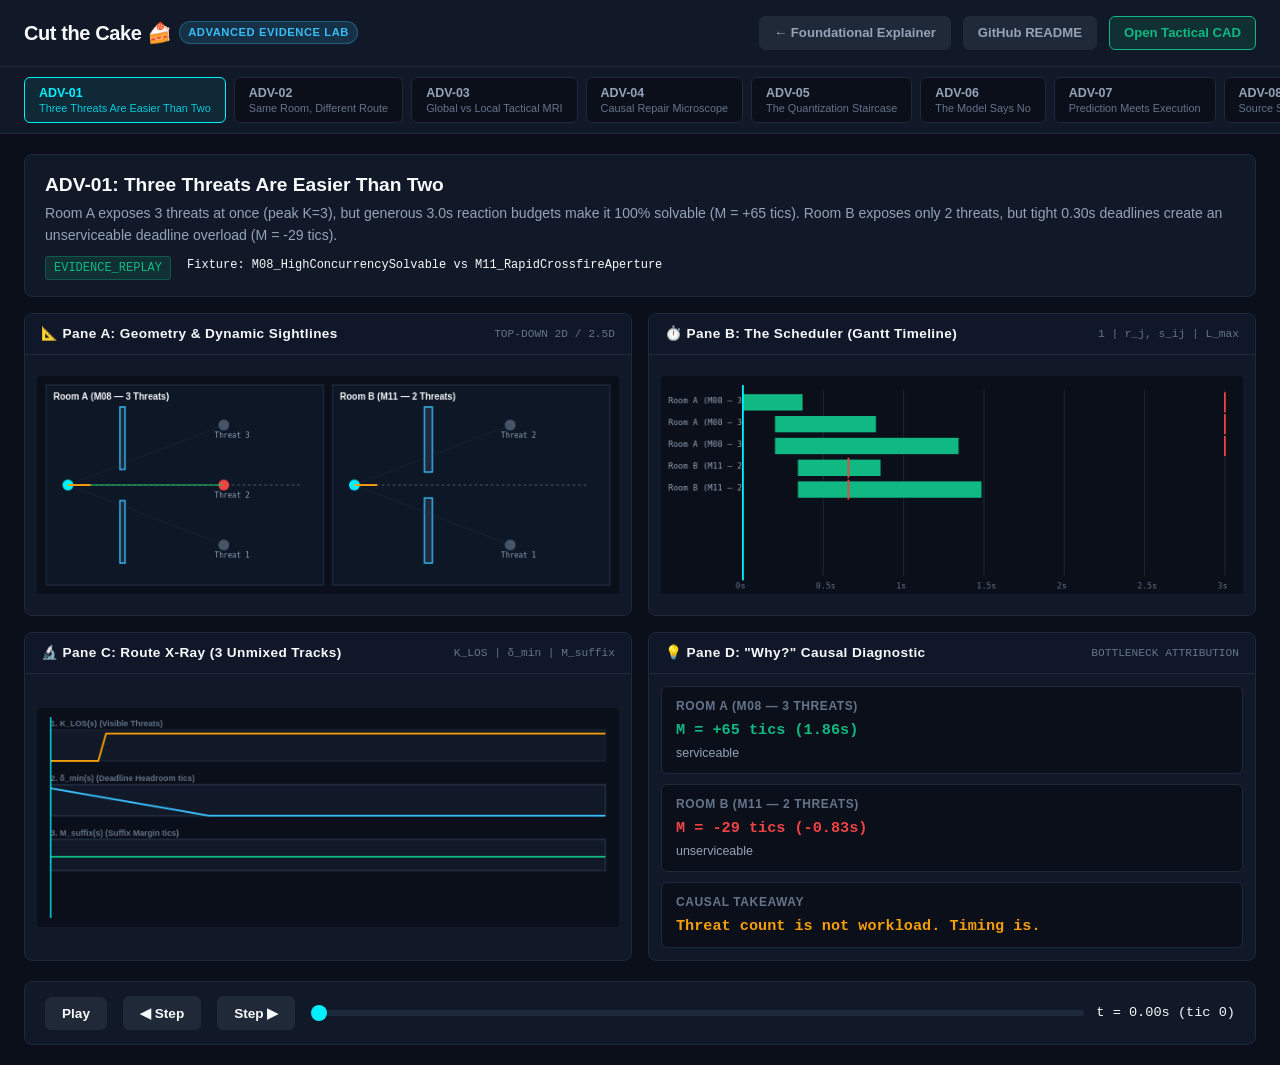
<file: explainer/advanced/index.html>
<!DOCTYPE html>
<html lang="en">
<head>
  <meta charset="UTF-8" />
  <meta name="viewport" content="width=device-width, initial-scale=1.0" />
  <title>Cut the Cake — Advanced Evidence Lab & Tactical MRI</title>
  <link rel="stylesheet" href="advanced.css" />
</head>
<body>
  <header>
    <div class="header-title">
      <h1>Cut the Cake 🍰 <span class="badge-lab">Advanced Evidence Lab</span></h1>
    </div>
    <div class="header-nav">
      <a href="../index.html" class="nav-btn">← Foundational Explainer</a>
      <a href="../../README.md" class="nav-btn">GitHub README</a>
      <a href="http://127.0.0.1:5000" target="_blank" class="nav-btn active">Open Tactical CAD</a>
    </div>
  </header>

  <!-- Gallery Strip -->
  <div class="gallery-strip" id="gallery-strip">
    <!-- Generated dynamically by advanced.js -->
  </div>

  <main class="workspace">
    <!-- Presentation Hero Box -->
    <div class="presentation-hero">
      <h2 id="hero-title">Loading Presentation...</h2>
      <p id="hero-desc">Synchronized 4-pane tactical diagnostic view replaying frozen counterexample evidence.</p>
      <div class="hero-meta">
        <span class="meta-badge" id="hero-provenance">EVIDENCE_REPLAY</span>
        <span id="hero-fixture">Fixture: Loading...</span>
      </div>
    </div>

    <!-- 4-Pane Tactical MRI Grid -->
    <div class="mri-grid">
      <!-- Pane A: Geometry -->
      <div class="mri-pane">
        <div class="pane-header">
          <h3>📐 Pane A: Geometry & Dynamic Sightlines</h3>
          <span class="pane-badge">TOP-DOWN 2D / 2.5D</span>
        </div>
        <div class="pane-content">
          <canvas id="canvas-geom" width="640" height="240"></canvas>
        </div>
      </div>

      <!-- Pane B: The Scheduler Gantt -->
      <div class="mri-pane">
        <div class="pane-header">
          <h3>⏱️ Pane B: The Scheduler (Gantt Timeline)</h3>
          <span class="pane-badge">1 | r_j, s_ij | L_max</span>
        </div>
        <div class="pane-content">
          <canvas id="canvas-gantt" width="640" height="240"></canvas>
        </div>
      </div>

      <!-- Pane C: Route X-Ray -->
      <div class="mri-pane">
        <div class="pane-header">
          <h3>🔬 Pane C: Route X-Ray (3 Unmixed Tracks)</h3>
          <span class="pane-badge">K_LOS | δ_min | M_suffix</span>
        </div>
        <div class="pane-content">
          <canvas id="canvas-xray" width="640" height="240"></canvas>
        </div>
      </div>

      <!-- Pane D: "Why?" Bottleneck Diagnostic -->
      <div class="mri-pane">
        <div class="pane-header">
          <h3>💡 Pane D: "Why?" Causal Diagnostic</h3>
          <span class="pane-badge">BOTTLENECK ATTRIBUTION</span>
        </div>
        <div class="pane-content" id="pane-why-content">
          <!-- Diagnostic cards rendered by advanced.js -->
        </div>
      </div>
    </div>

    <!-- Timeline & Playback Controls -->
    <div class="controls-bar">
      <button class="ctrl-btn" id="btn-play">Play</button>
      <button class="ctrl-btn" id="btn-prev">◀ Step</button>
      <button class="ctrl-btn" id="btn-next">Step ▶</button>
      <div class="slider-container">
        <input type="range" class="time-slider" id="time-slider" min="0" max="99" value="0" />
        <span class="time-display" id="time-display">t = 0.00s</span>
      </div>
    </div>
  </main>

  <script src="presentations_data.js"></script>
  <script src="advanced.js"></script>
</body>
</html>
</file>
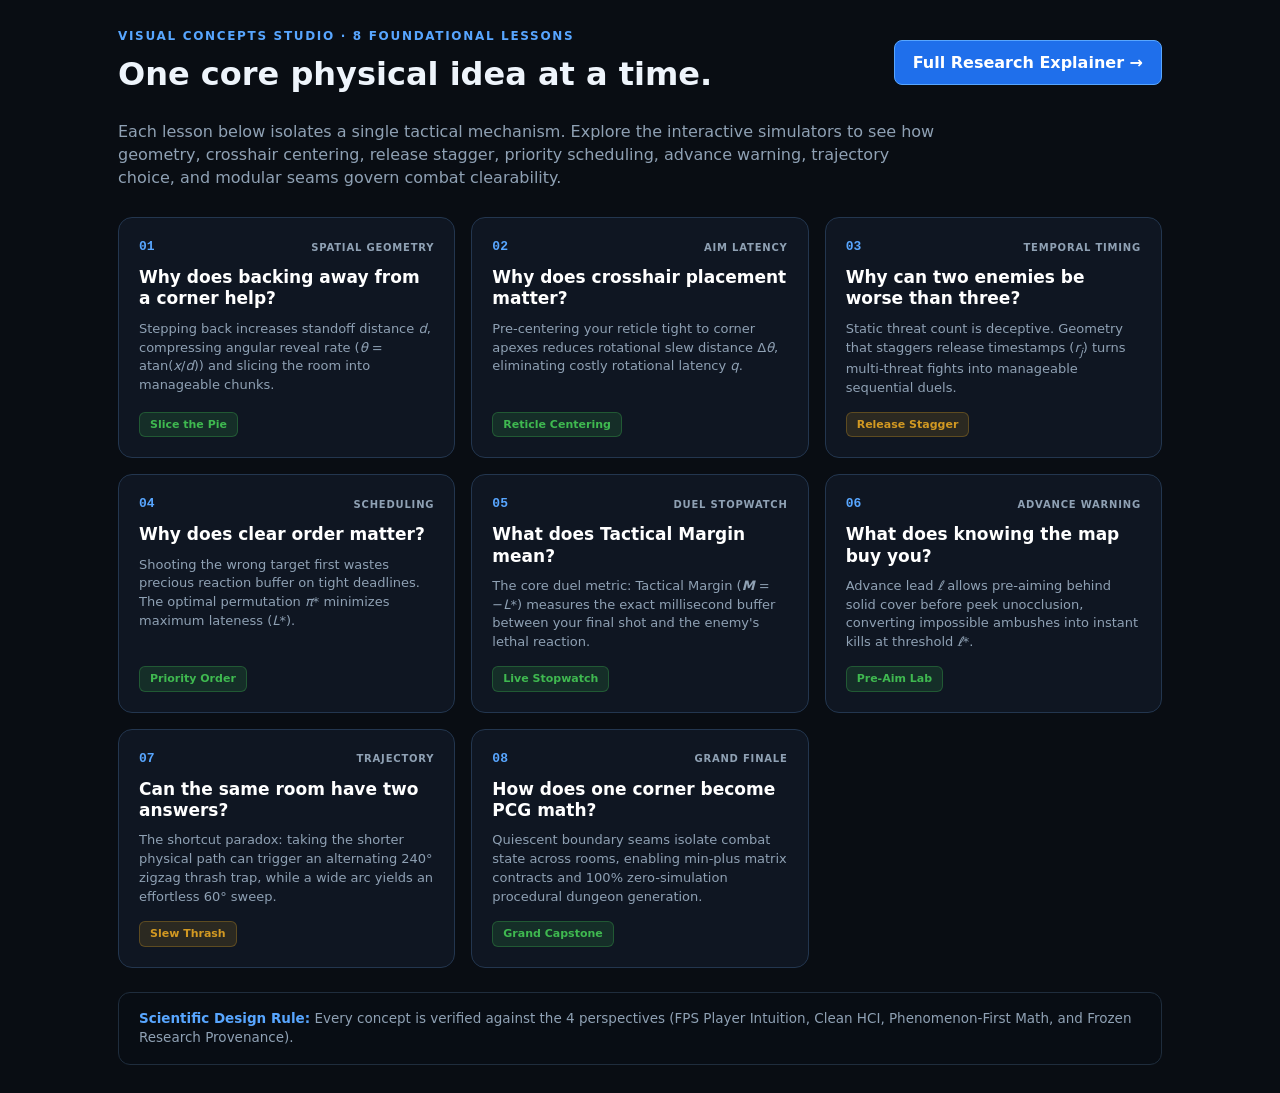
<file: explainer/concepts/index.html>
<!doctype html>
<html lang="en">
<head>
  <meta charset="utf-8">
  <meta name="viewport" content="width=device-width,initial-scale=1">
  <title>Tactical Clearability — The 8 Visual Concepts</title>
  <link rel="stylesheet" href="shared.css">
  <style>
    .index-grid {
      display: grid;
      grid-template-columns: repeat(auto-fit, minmax(260px, 1fr));
      gap: 16px;
      margin: 24px 0;
    }
    .concept-card {
      background: #0f1622;
      border: 1px solid #23364f;
      border-radius: 14px;
      padding: 20px;
      text-decoration: none;
      color: inherit;
      display: flex;
      flex-direction: column;
      gap: 10px;
      transition: all 0.2s ease;
    }
    .concept-card:hover {
      transform: translateY(-3px);
      border-color: #58a6ff;
      box-shadow: 0 6px 20px rgba(88, 166, 255, 0.15);
      background: #141e2e;
    }
    .card-top {
      display: flex;
      justify-content: space-between;
      align-items: center;
    }
    .card-num {
      font-size: 13px;
      font-weight: 900;
      color: #58a6ff;
      font-family: monospace;
    }
    .card-pillar {
      font-size: 10px;
      font-weight: 800;
      text-transform: uppercase;
      letter-spacing: 0.08em;
      color: #8fa1b4;
    }
    .concept-card h3 {
      margin: 0;
      font-size: 17px;
      font-weight: 800;
      color: #fff;
      line-height: 1.25;
    }
    .concept-card p {
      margin: 0;
      font-size: 13px;
      color: #8fa1b4;
      line-height: 1.45;
      flex: 1;
    }
    .card-badge {
      display: inline-block;
      font-size: 11px;
      font-weight: 800;
      padding: 4px 10px;
      border-radius: 6px;
      align-self: flex-start;
      margin-top: 4px;
    }
  </style>
</head>
<body>
  <main class="wrap">
    <div class="top">
      <div>
        <div class="eyebrow">VISUAL CONCEPTS STUDIO · 8 FOUNDATIONAL LESSONS</div>
        <h1 style="margin: 6px 0 0 0;">One core physical idea at a time.</h1>
      </div>
      <a class="btn btn-primary" href="../index.html" style="background: #1f6feb; border-color: #58a6ff; text-decoration: none; color: #fff; font-weight: 800; padding: 10px 18px; border-radius: 8px;">Full Research Explainer →</a>
    </div>

    <p class="hero p" style="margin-top: 12px; font-size: 16px; color: #8fa1b4; max-width: 820px;">
      Each lesson below isolates a single tactical mechanism. Explore the interactive simulators to see how geometry, crosshair centering, release stagger, priority scheduling, advance warning, trajectory choice, and modular seams govern combat clearability.
    </p>

    <div class="index-grid">
      
      <!-- 01 -->
      <a class="concept-card" href="01-corner-distance.html">
        <div class="card-top">
          <span class="card-num">01</span>
          <span class="card-pillar">SPATIAL GEOMETRY</span>
        </div>
        <h3>Why does backing away from a corner help?</h3>
        <p>Stepping back increases standoff distance <i>d</i>, compressing angular reveal rate (<i>&theta;</i> = atan(<i>x</i>/<i>d</i>)) and slicing the room into manageable chunks.</p>
        <span class="card-badge status-good" style="background: rgba(63,185,80,0.15); color: #3fb950; border: 1px solid rgba(63,185,80,0.3);">Slice the Pie</span>
      </a>

      <!-- 02 -->
      <a class="concept-card" href="02-crosshair-placement.html">
        <div class="card-top">
          <span class="card-num">02</span>
          <span class="card-pillar">AIM LATENCY</span>
        </div>
        <h3>Why does crosshair placement matter?</h3>
        <p>Pre-centering your reticle tight to corner apexes reduces rotational slew distance &Delta;<i>&theta;</i>, eliminating costly rotational latency <i>q</i>.</p>
        <span class="card-badge status-good" style="background: rgba(63,185,80,0.15); color: #3fb950; border: 1px solid rgba(63,185,80,0.3);">Reticle Centering</span>
      </a>

      <!-- 03 -->
      <a class="concept-card" href="03-stagger-vs-crossfire.html">
        <div class="card-top">
          <span class="card-num">03</span>
          <span class="card-pillar">TEMPORAL TIMING</span>
        </div>
        <h3>Why can two enemies be worse than three?</h3>
        <p>Static threat count is deceptive. Geometry that staggers release timestamps (<i>r<sub>j</sub></i>) turns multi-threat fights into manageable sequential duels.</p>
        <span class="card-badge status-warn" style="background: rgba(210,153,34,0.15); color: #d29922; border: 1px solid rgba(210,153,34,0.3);">Release Stagger</span>
      </a>

      <!-- 04 -->
      <a class="concept-card" href="04-clear-order.html">
        <div class="card-top">
          <span class="card-num">04</span>
          <span class="card-pillar">SCHEDULING</span>
        </div>
        <h3>Why does clear order matter?</h3>
        <p>Shooting the wrong target first wastes precious reaction buffer on tight deadlines. The optimal permutation <i>&pi;</i>* minimizes maximum lateness (<i>L</i>*).</p>
        <span class="card-badge status-good" style="background: rgba(63,185,80,0.15); color: #3fb950; border: 1px solid rgba(63,185,80,0.3);">Priority Order</span>
      </a>

      <!-- 05 -->
      <a class="concept-card" href="05-tactical-margin.html">
        <div class="card-top">
          <span class="card-num">05</span>
          <span class="card-pillar">DUEL STOPWATCH</span>
        </div>
        <h3>What does Tactical Margin mean?</h3>
        <p>The core duel metric: Tactical Margin (<b><i>M</i></b> = &minus;<i>L</i>*) measures the exact millisecond buffer between your final shot and the enemy's lethal reaction.</p>
        <span class="card-badge status-good" style="background: rgba(63,185,80,0.15); color: #3fb950; border: 1px solid rgba(63,185,80,0.3);">Live Stopwatch</span>
      </a>

      <!-- 06 -->
      <a class="concept-card" href="06-map-knowledge.html">
        <div class="card-top">
          <span class="card-num">06</span>
          <span class="card-pillar">ADVANCE WARNING</span>
        </div>
        <h3>What does knowing the map buy you?</h3>
        <p>Advance lead <i>&ell;</i> allows pre-aiming behind solid cover before peek unocclusion, converting impossible ambushes into instant kills at threshold <i>&ell;</i>*.</p>
        <span class="card-badge status-good" style="background: rgba(63,185,80,0.15); color: #3fb950; border: 1px solid rgba(63,185,80,0.3);">Pre-Aim Lab</span>
      </a>

      <!-- 07 -->
      <a class="concept-card" href="07-route-choice.html">
        <div class="card-top">
          <span class="card-num">07</span>
          <span class="card-pillar">TRAJECTORY</span>
        </div>
        <h3>Can the same room have two answers?</h3>
        <p>The shortcut paradox: taking the shorter physical path can trigger an alternating 240° zigzag thrash trap, while a wide arc yields an effortless 60° sweep.</p>
        <span class="card-badge status-warn" style="background: rgba(210,153,34,0.15); color: #d29922; border: 1px solid rgba(210,153,34,0.3);">Slew Thrash</span>
      </a>

      <!-- 08 -->
      <a class="concept-card" href="08-composition.html">
        <div class="card-top">
          <span class="card-num">08</span>
          <span class="card-pillar">GRAND FINALE</span>
        </div>
        <h3>How does one corner become PCG math?</h3>
        <p>Quiescent boundary seams isolate combat state across rooms, enabling min-plus matrix contracts and 100% zero-simulation procedural dungeon generation.</p>
        <span class="card-badge status-good" style="background: rgba(63,185,80,0.15); color: #3fb950; border: 1px solid rgba(63,185,80,0.3);">Grand Capstone</span>
      </a>

    </div>

    <!-- Review Philosophy Rule Banner -->
    <div style="background: #080d14; border: 1px solid #1f2d3d; border-radius: 12px; padding: 16px 20px; color: #8fa1b4; font-size: 13.5px; margin-top: 24px;">
      <strong style="color: #58a6ff;">Scientific Design Rule:</strong> Every concept is verified against the 4 perspectives (FPS Player Intuition, Clean HCI, Phenomenon-First Math, and Frozen Research Provenance).
    </div>
  </main>
</body>
</html>
</file>
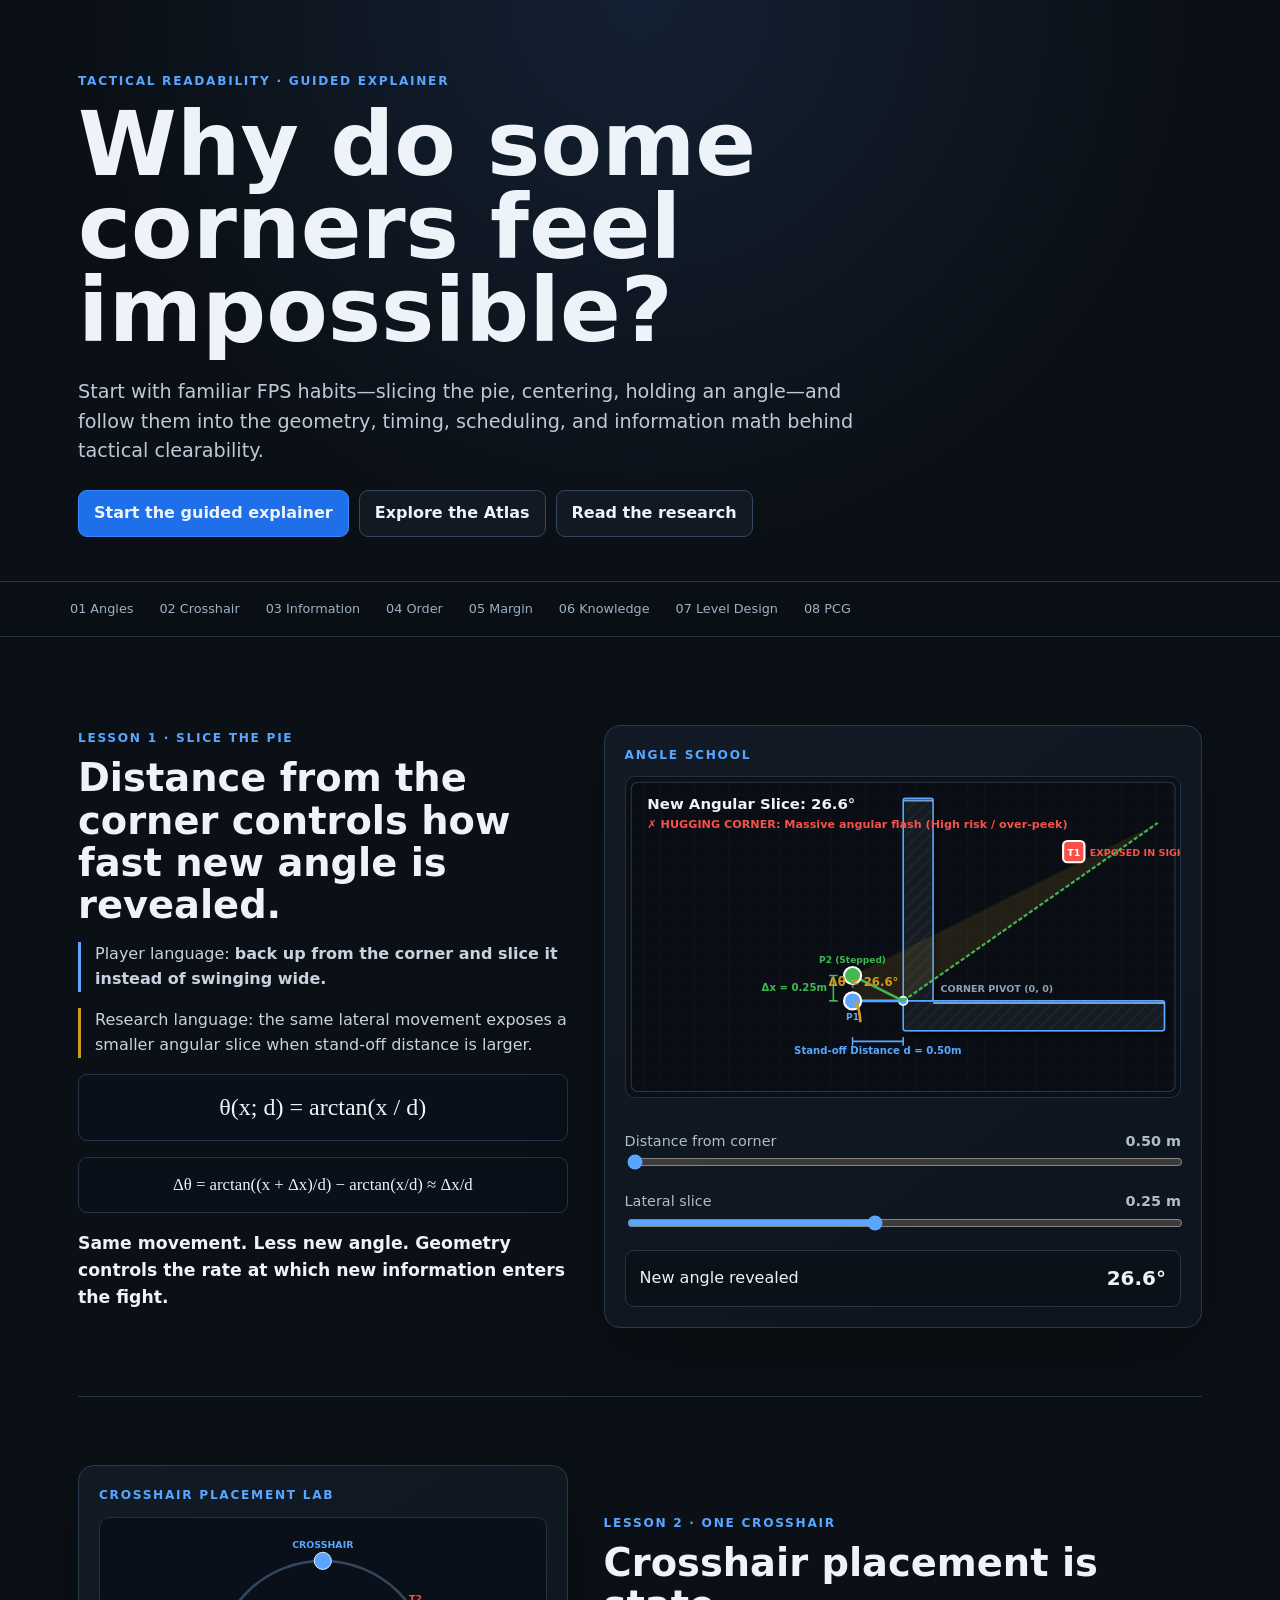
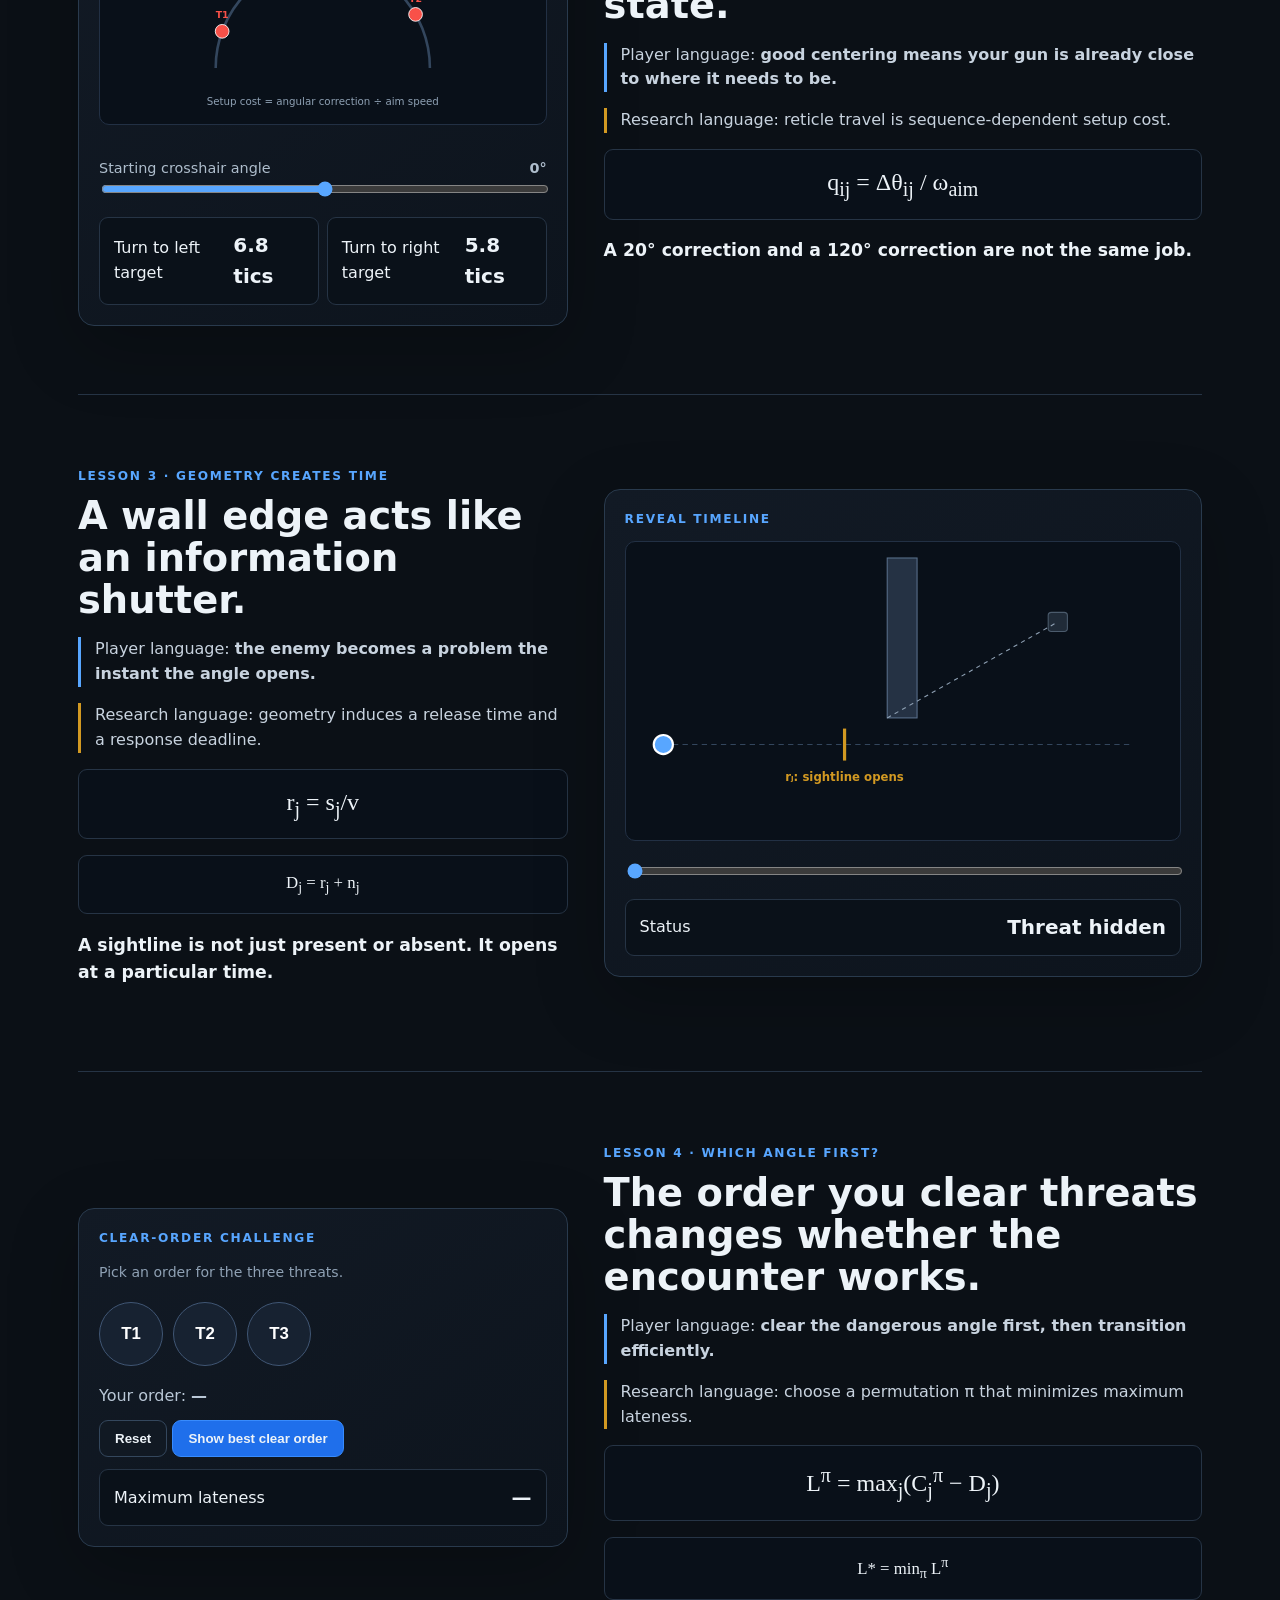
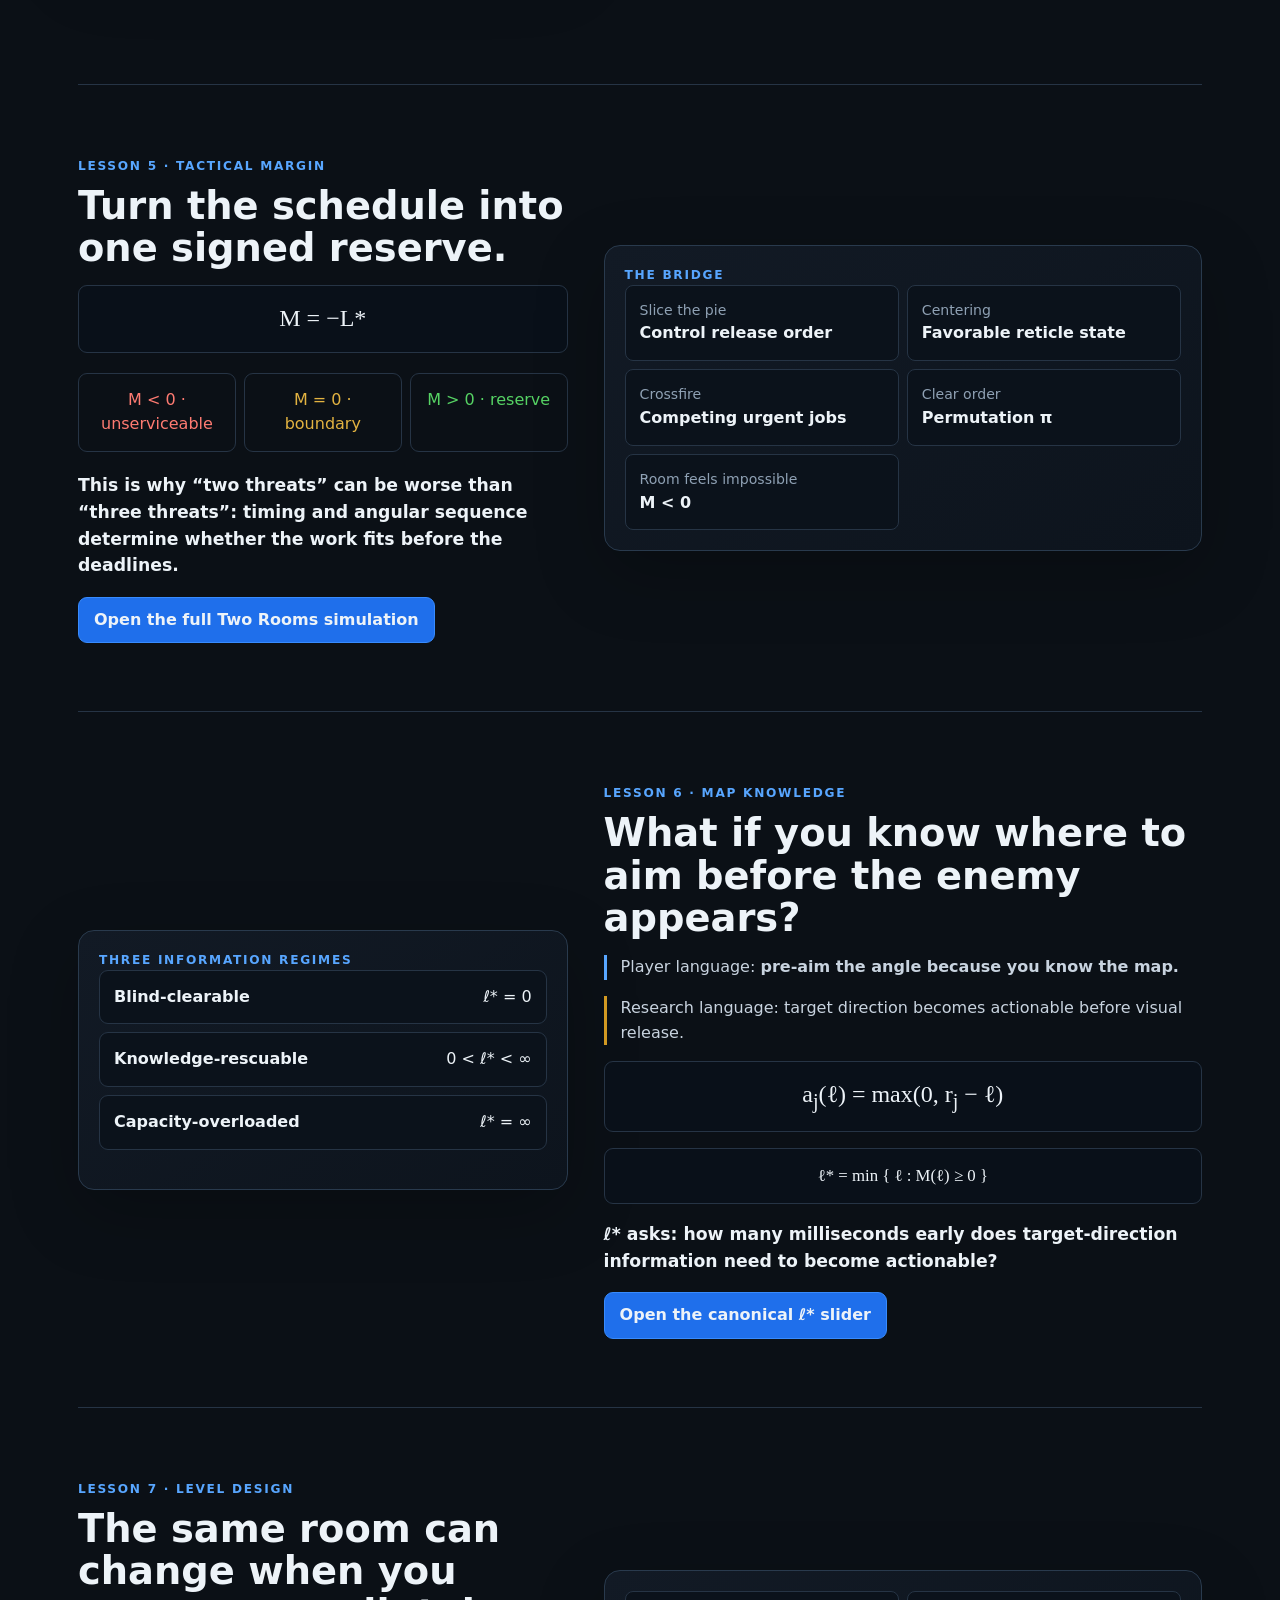
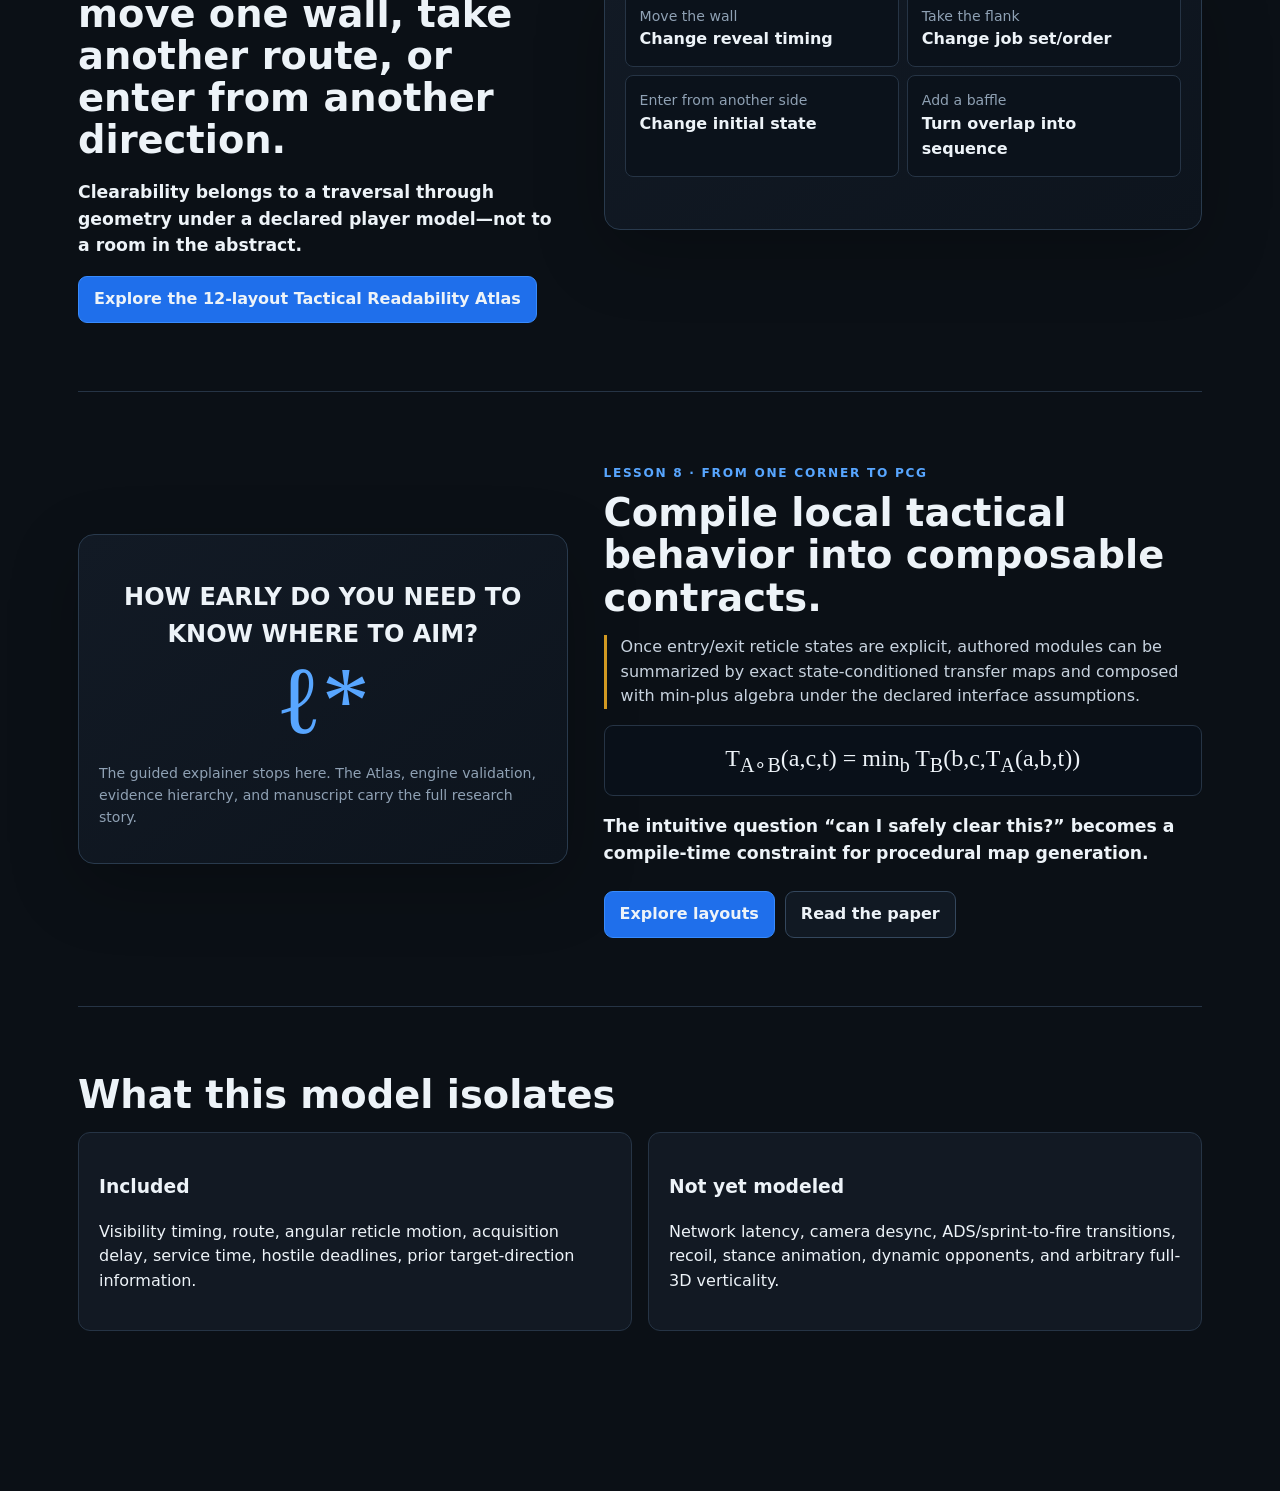
<file: explainer/guided/index.html>
<!DOCTYPE html>
<html lang="en">
<head>
  <meta charset="UTF-8">
  <meta name="viewport" content="width=device-width, initial-scale=1.0">
  <title>Tactical Readability — Guided Explainer</title>
  <link rel="stylesheet" href="guided.css">
</head>
<body>
  <header class="hero">
    <div class="eyebrow">TACTICAL READABILITY · GUIDED EXPLAINER</div>
    <h1>Why do some corners feel impossible?</h1>
    <p class="lede">Start with familiar FPS habits—slicing the pie, centering, holding an angle—and follow them into the geometry, timing, scheduling, and information math behind tactical clearability.</p>
    <div class="hero-actions">
      <a class="btn primary" href="#lesson1">Start the guided explainer</a>
      <a class="btn" href="../index.html#section-atlas">Explore the Atlas</a>
      <a class="btn" href="../../paper/manuscript.md">Read the research</a>
    </div>
  </header>

  <nav class="progress" aria-label="Guided lessons">
    <a href="#lesson1">01 Angles</a><a href="#lesson2">02 Crosshair</a><a href="#lesson3">03 Information</a><a href="#lesson4">04 Order</a><a href="#lesson5">05 Margin</a><a href="#lesson6">06 Knowledge</a><a href="#lesson7">07 Level Design</a><a href="#lesson8">08 PCG</a>
  </nav>

  <main>
    <section id="lesson1" class="lesson">
      <div class="lesson-copy">
        <span class="lesson-kicker">LESSON 1 · SLICE THE PIE</span>
        <h2>Distance from the corner controls how fast new angle is revealed.</h2>
        <p class="player">Player language: <strong>back up from the corner and slice it instead of swinging wide.</strong></p>
        <p class="research">Research language: the same lateral movement exposes a smaller angular slice when stand-off distance is larger.</p>
        <div class="equation">θ(x; d) = arctan(x / d)</div>
        <div class="equation small">Δθ = arctan((x + Δx)/d) − arctan(x/d) ≈ Δx/d</div>
        <p class="takeaway">Same movement. Less new angle. Geometry controls the rate at which new information enters the fight.</p>
      </div>
      <div class="lab" id="angle-lab">
        <div class="lab-title">ANGLE SCHOOL</div>
        <svg id="angle-svg" viewBox="0 0 520 300"></svg>
        <label>Distance from corner <strong id="distance-val">0.50 m</strong></label>
        <input id="distance-slider" type="range" min="0.5" max="2.0" step="0.1" value="0.5">
        <label>Lateral slice <strong id="slice-val">0.25 m</strong></label>
        <input id="slice-slider" type="range" min="0.05" max="0.50" step="0.05" value="0.25">
        <div class="readout"><span>New angle revealed</span><strong id="angle-val">26.6°</strong></div>
      </div>
    </section>

    <section id="lesson2" class="lesson reverse">
      <div class="lesson-copy">
        <span class="lesson-kicker">LESSON 2 · ONE CROSSHAIR</span>
        <h2>Crosshair placement is state.</h2>
        <p class="player">Player language: <strong>good centering means your gun is already close to where it needs to be.</strong></p>
        <p class="research">Research language: reticle travel is sequence-dependent setup cost.</p>
        <div class="equation">q<sub>ij</sub> = Δθ<sub>ij</sub> / ω<sub>aim</sub></div>
        <p class="takeaway">A 20° correction and a 120° correction are not the same job.</p>
      </div>
      <div class="lab">
        <div class="lab-title">CROSSHAIR PLACEMENT LAB</div>
        <svg id="crosshair-svg" viewBox="0 0 520 240"></svg>
        <label>Starting crosshair angle <strong id="crosshair-val">0°</strong></label>
        <input id="crosshair-slider" type="range" min="-80" max="80" step="5" value="0">
        <div class="two-readouts"><div><span>Turn to left target</span><strong id="left-cost">6.8 tics</strong></div><div><span>Turn to right target</span><strong id="right-cost">5.8 tics</strong></div></div>
      </div>
    </section>

    <section id="lesson3" class="lesson">
      <div class="lesson-copy">
        <span class="lesson-kicker">LESSON 3 · GEOMETRY CREATES TIME</span>
        <h2>A wall edge acts like an information shutter.</h2>
        <p class="player">Player language: <strong>the enemy becomes a problem the instant the angle opens.</strong></p>
        <p class="research">Research language: geometry induces a release time and a response deadline.</p>
        <div class="equation">r<sub>j</sub> = s<sub>j</sub>/v</div>
        <div class="equation small">D<sub>j</sub> = r<sub>j</sub> + n<sub>j</sub></div>
        <p class="takeaway">A sightline is not just present or absent. It opens at a particular time.</p>
      </div>
      <div class="lab">
        <div class="lab-title">REVEAL TIMELINE</div>
        <svg id="reveal-svg" viewBox="0 0 520 280"></svg>
        <input id="reveal-slider" type="range" min="0" max="100" value="0">
        <div class="readout"><span>Status</span><strong id="reveal-status">Threat hidden</strong></div>
      </div>
    </section>

    <section id="lesson4" class="lesson reverse">
      <div class="lesson-copy">
        <span class="lesson-kicker">LESSON 4 · WHICH ANGLE FIRST?</span>
        <h2>The order you clear threats changes whether the encounter works.</h2>
        <p class="player">Player language: <strong>clear the dangerous angle first, then transition efficiently.</strong></p>
        <p class="research">Research language: choose a permutation π that minimizes maximum lateness.</p>
        <div class="equation">L<sup>π</sup> = max<sub>j</sub>(C<sub>j</sub><sup>π</sup> − D<sub>j</sub>)</div>
        <div class="equation small">L* = min<sub>π</sub> L<sup>π</sup></div>
      </div>
      <div class="lab">
        <div class="lab-title">CLEAR-ORDER CHALLENGE</div>
        <p class="muted">Pick an order for the three threats.</p>
        <div id="order-buttons" class="order-buttons"></div>
        <div class="order-current">Your order: <strong id="order-current">—</strong></div>
        <button id="order-reset" class="btn">Reset</button>
        <button id="order-best" class="btn primary">Show best clear order</button>
        <div class="readout"><span>Maximum lateness</span><strong id="order-lateness">—</strong></div>
      </div>
    </section>

    <section id="lesson5" class="lesson">
      <div class="lesson-copy">
        <span class="lesson-kicker">LESSON 5 · TACTICAL MARGIN</span>
        <h2>Turn the schedule into one signed reserve.</h2>
        <div class="equation">M = −L*</div>
        <div class="margin-legend"><span class="neg">M &lt; 0 · unserviceable</span><span class="zero">M = 0 · boundary</span><span class="pos">M &gt; 0 · reserve</span></div>
        <p class="takeaway">This is why “two threats” can be worse than “three threats”: timing and angular sequence determine whether the work fits before the deadlines.</p>
        <a class="btn primary" href="../index.html#section-tworooms">Open the full Two Rooms simulation</a>
      </div>
      <div class="lab compact">
        <div class="lab-title">THE BRIDGE</div>
        <div class="translation-grid">
          <div><span>Slice the pie</span><strong>Control release order</strong></div>
          <div><span>Centering</span><strong>Favorable reticle state</strong></div>
          <div><span>Crossfire</span><strong>Competing urgent jobs</strong></div>
          <div><span>Clear order</span><strong>Permutation π</strong></div>
          <div><span>Room feels impossible</span><strong>M &lt; 0</strong></div>
        </div>
      </div>
    </section>

    <section id="lesson6" class="lesson reverse">
      <div class="lesson-copy">
        <span class="lesson-kicker">LESSON 6 · MAP KNOWLEDGE</span>
        <h2>What if you know where to aim before the enemy appears?</h2>
        <p class="player">Player language: <strong>pre-aim the angle because you know the map.</strong></p>
        <p class="research">Research language: target direction becomes actionable before visual release.</p>
        <div class="equation">a<sub>j</sub>(ℓ) = max(0, r<sub>j</sub> − ℓ)</div>
        <div class="equation small">ℓ* = min { ℓ : M(ℓ) ≥ 0 }</div>
        <p class="takeaway">ℓ* asks: <strong>how many milliseconds early does target-direction information need to become actionable?</strong></p>
        <a class="btn primary" href="../index.html#section-knowledge">Open the canonical ℓ* slider</a>
      </div>
      <div class="lab compact">
        <div class="lab-title">THREE INFORMATION REGIMES</div>
        <div class="class-grid"><div><strong>Blind-clearable</strong><span>ℓ* = 0</span></div><div><strong>Knowledge-rescuable</strong><span>0 &lt; ℓ* &lt; ∞</span></div><div><strong>Capacity-overloaded</strong><span>ℓ* = ∞</span></div></div>
      </div>
    </section>

    <section id="lesson7" class="lesson">
      <div class="lesson-copy">
        <span class="lesson-kicker">LESSON 7 · LEVEL DESIGN</span>
        <h2>The same room can change when you move one wall, take another route, or enter from another direction.</h2>
        <p class="takeaway">Clearability belongs to a traversal through geometry under a declared player model—not to a room in the abstract.</p>
        <a class="btn primary" href="../index.html#section-atlas">Explore the 12-layout Tactical Readability Atlas</a>
      </div>
      <div class="lab compact">
        <div class="translation-grid">
          <div><span>Move the wall</span><strong>Change reveal timing</strong></div>
          <div><span>Take the flank</span><strong>Change job set/order</strong></div>
          <div><span>Enter from another side</span><strong>Change initial state</strong></div>
          <div><span>Add a baffle</span><strong>Turn overlap into sequence</strong></div>
        </div>
      </div>
    </section>

    <section id="lesson8" class="lesson reverse">
      <div class="lesson-copy">
        <span class="lesson-kicker">LESSON 8 · FROM ONE CORNER TO PCG</span>
        <h2>Compile local tactical behavior into composable contracts.</h2>
        <p class="research">Once entry/exit reticle states are explicit, authored modules can be summarized by exact state-conditioned transfer maps and composed with min-plus algebra under the declared interface assumptions.</p>
        <div class="equation">T<sub>A∘B</sub>(a,c,t) = min<sub>b</sub> T<sub>B</sub>(b,c,T<sub>A</sub>(a,b,t))</div>
        <p class="takeaway">The intuitive question “can I safely clear this?” becomes a compile-time constraint for procedural map generation.</p>
        <div class="hero-actions"><a class="btn primary" href="../index.html#section-atlas">Explore layouts</a><a class="btn" href="../../paper/manuscript.md">Read the paper</a></div>
      </div>
      <div class="lab compact">
        <div class="final-question">HOW EARLY DO YOU NEED TO KNOW WHERE TO AIM?</div>
        <div class="final-symbol">ℓ*</div>
        <p class="muted">The guided explainer stops here. The Atlas, engine validation, evidence hierarchy, and manuscript carry the full research story.</p>
      </div>
    </section>

    <section class="scope">
      <h2>What this model isolates</h2>
      <div class="scope-grid"><div><h3>Included</h3><p>Visibility timing, route, angular reticle motion, acquisition delay, service time, hostile deadlines, prior target-direction information.</p></div><div><h3>Not yet modeled</h3><p>Network latency, camera desync, ADS/sprint-to-fire transitions, recoil, stance animation, dynamic opponents, and arbitrary full-3D verticality.</p></div></div>
    </section>
  </main>

  <script src="guided.js"></script>
</body>
</html>
</file>
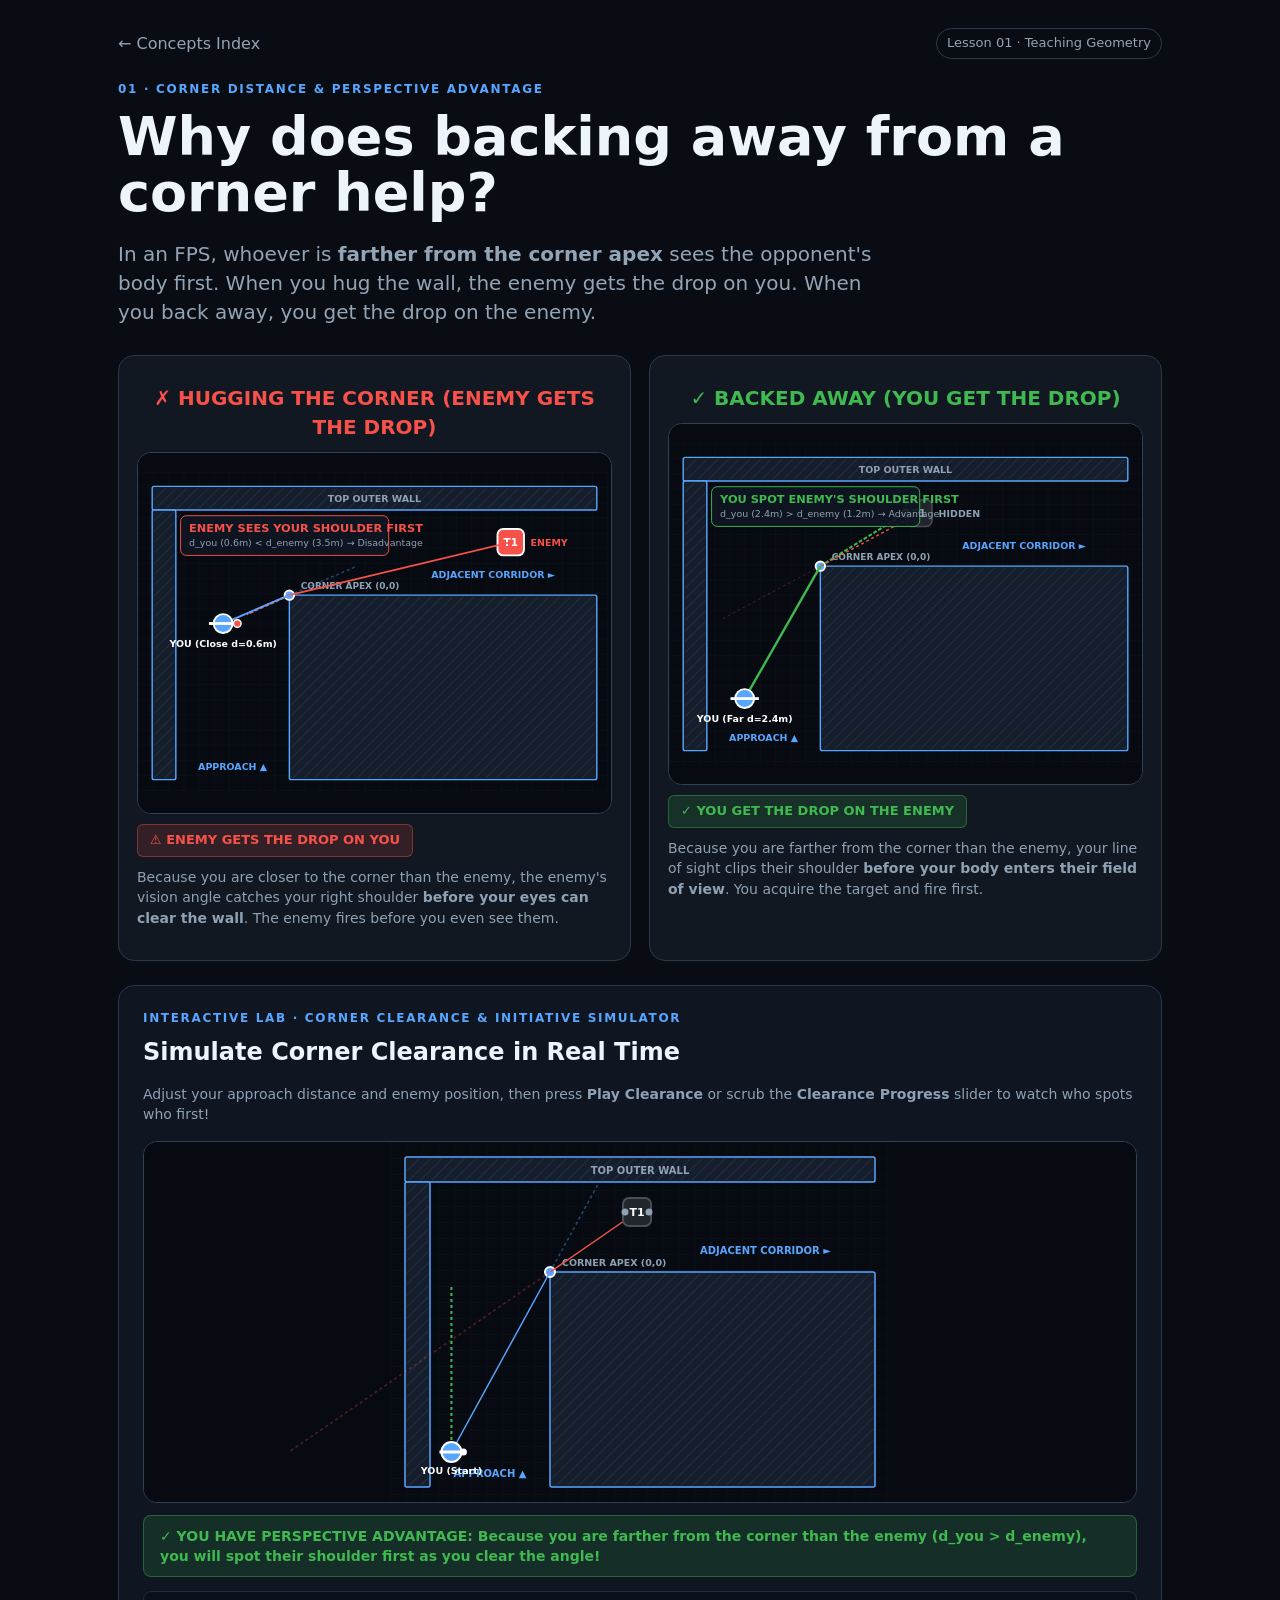
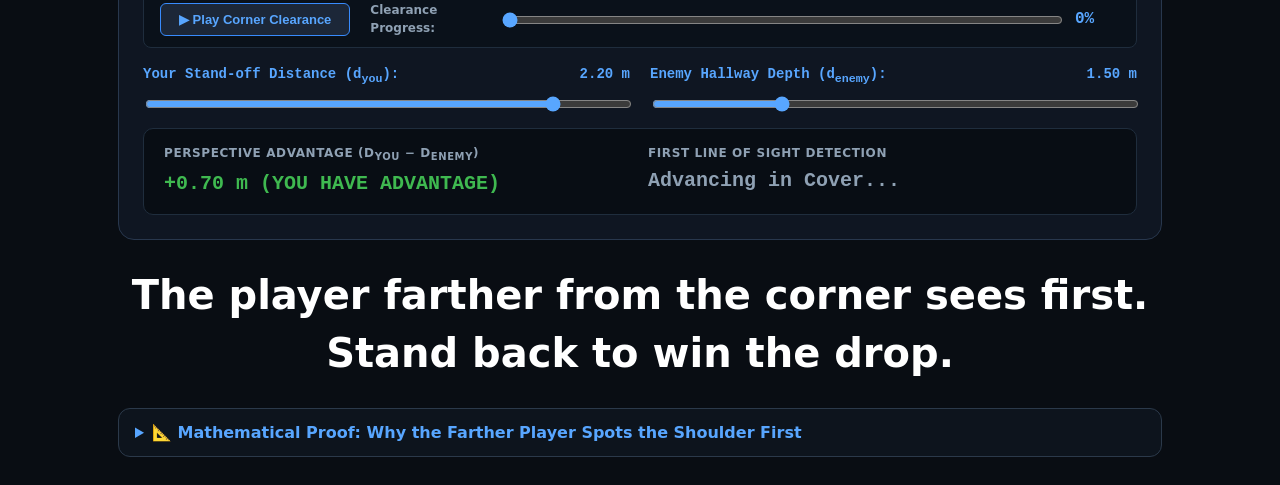
<file: explainer/concepts/01-corner-distance.html>
<!doctype html>
<html lang="en">
<head>
  <meta charset="utf-8">
  <meta name="viewport" content="width=device-width,initial-scale=1">
  <title>01 — Back Away From the Corner</title>
  <link rel="stylesheet" href="shared.css">
  <style>
    .scene-svg {
      width: 100%;
      height: 360px;
      display: block;
      background: #070b11;
      border-radius: 12px;
    }
    .status-badge {
      display: inline-flex;
      align-items: center;
      gap: 6px;
      font-size: 13px;
      font-weight: 800;
      padding: 6px 12px;
      border-radius: 6px;
      margin-top: 10px;
    }
    .status-bad {
      background: rgba(248, 81, 73, 0.15);
      border: 1px solid rgba(248, 81, 73, 0.4);
      color: #f85149;
    }
    .status-good {
      background: rgba(63, 185, 80, 0.15);
      border: 1px solid rgba(63, 185, 80, 0.4);
      color: #3fb950;
    }
    .interactive-card {
      margin-top: 24px;
      background: #0f1622;
      border: 1px solid #28374d;
      border-radius: 16px;
      padding: 24px;
    }
    .slider-row {
      display: grid;
      grid-template-columns: 1fr 1fr;
      gap: 20px;
      margin: 16px 0 8px 0;
    }
    .slider-group {
      display: flex;
      flex-direction: column;
      gap: 6px;
    }
    .slider-group label {
      display: flex;
      justify-content: space-between;
      font-size: 13px;
      font-weight: 700;
      color: #8fa1b4;
    }
    .slider-group label span {
      color: #58a6ff;
      font-family: monospace;
      font-size: 14px;
    }
    input[type=range] {
      width: 100%;
      accent-color: #58a6ff;
      cursor: pointer;
    }
    .metric-callout {
      display: grid;
      grid-template-columns: 1fr 1fr;
      gap: 16px;
      background: #080d14;
      border: 1px solid #1f2d3d;
      padding: 16px 20px;
      border-radius: 10px;
      margin-top: 14px;
    }
    .metric-box {
      display: flex;
      flex-direction: column;
      gap: 4px;
    }
    .metric-box .lbl {
      font-size: 12px;
      font-weight: 700;
      color: #8fa1b4;
      text-transform: uppercase;
      letter-spacing: 0.05em;
    }
    .metric-box .val {
      font-size: 20px;
      font-weight: 900;
      font-family: monospace;
    }
    .anim-btn-bar {
      display: flex;
      justify-content: space-between;
      align-items: center;
      margin-top: 14px;
      background: #0a111a;
      padding: 10px 16px;
      border-radius: 8px;
      border: 1px solid #1f2d3d;
    }
    .btn-anim {
      background: #1c2738;
      border: 1px solid #388bfd;
      color: #58a6ff;
      font-size: 13px;
      font-weight: 700;
      padding: 8px 18px;
      border-radius: 6px;
      cursor: pointer;
      display: inline-flex;
      align-items: center;
      gap: 8px;
      transition: all 0.15s ease;
    }
    .btn-anim:hover {
      background: #263852;
      color: #fff;
    }
    .btn-anim.playing {
      background: #238636;
      border-color: #3fb950;
      color: #fff;
    }
    .drop-verdict-banner {
      padding: 10px 16px;
      border-radius: 8px;
      font-size: 14px;
      font-weight: 800;
      margin-top: 12px;
      display: flex;
      align-items: center;
      gap: 10px;
    }
  </style>
</head>
<body>
  <main class="wrap">
    <div class="top">
      <a class="back" href="index.html">← Concepts Index</a>
      <span class="pill">Lesson 01 · Teaching Geometry</span>
    </div>

    <section class="hero">
      <div class="eyebrow">01 · CORNER DISTANCE & PERSPECTIVE ADVANTAGE</div>
      <h1>Why does backing away from a corner help?</h1>
      <p>In an FPS, whoever is <strong>farther from the corner apex</strong> sees the opponent's body first. When you hug the wall, the enemy gets the drop on you. When you back away, you get the drop on the enemy.</p>
    </section>

    <!-- Side-by-Side Comparison of Full L-Shaped Hallways -->
    <div class="grid2">
      
      <!-- CARD 1: TOO CLOSE -->
      <div class="card">
        <div class="compare-title bad">✗ HUGGING THE CORNER (ENEMY GETS THE DROP)</div>
        <div class="scene">
          <svg id="svg-bad" class="scene-svg" viewBox="0 0 500 340">
            <defs>
              <pattern id="hatch-wall-bad" width="8" height="8" patternUnits="userSpaceOnUse" patternTransform="rotate(45)">
                <line x1="0" y1="0" x2="0" y2="8" stroke="rgba(88, 166, 255, 0.25)" stroke-width="2"/>
              </pattern>
              <pattern id="grid-bad" width="16" height="16" patternUnits="userSpaceOnUse">
                <path d="M 16 0 L 0 0 0 16" fill="none" stroke="rgba(88, 166, 255, 0.04)" stroke-width="1"/>
              </pattern>
            </defs>

            <rect width="500" height="340" fill="url(#grid-bad)"/>

            <!-- Outer & Inner Walls -->
            <rect x="15" y="15" width="470" height="25" fill="#161e2b" stroke="#58a6ff" stroke-width="1.5" rx="2"/>
            <rect x="17" y="17" width="466" height="21" fill="url(#hatch-wall-bad)" opacity="0.5"/>
            <text x="250" y="32" fill="#8fa1b4" font-size="10" font-weight="bold" text-anchor="middle">TOP OUTER WALL</text>

            <rect x="15" y="40" width="25" height="285" fill="#161e2b" stroke="#58a6ff" stroke-width="1.5" rx="2"/>
            <rect x="17" y="42" width="21" height="281" fill="url(#hatch-wall-bad)" opacity="0.5"/>

            <rect x="160" y="130" width="325" height="195" fill="#161e2b" stroke="#58a6ff" stroke-width="1.5" rx="2"/>
            <rect x="162" y="132" width="321" height="191" fill="url(#hatch-wall-bad)" opacity="0.5"/>

            <text x="100" y="315" fill="#58a6ff" font-size="10" font-weight="bold" text-anchor="middle">APPROACH ▲</text>
            <text x="310" y="112" fill="#58a6ff" font-size="10" font-weight="bold">ADJACENT CORRIDOR ►</text>

            <!-- Corner Apex Pip (0,0) -->
            <circle cx="160" cy="130" r="5" fill="#58a6ff" stroke="#fff" stroke-width="2"/>
            <text x="172" y="124" fill="#8fa1b4" font-size="9.5" font-weight="bold">CORNER APEX (0,0)</text>

            <!-- Enemy Contact T1 (Far down hall d_enemy = 3.5m) -->
            <rect x="380" y="60" width="28" height="28" fill="#f85149" stroke="#fff" stroke-width="2" rx="6"/>
            <text x="394" y="78" fill="#fff" font-size="11" font-weight="900" text-anchor="middle">T1</text>
            <text x="415" y="78" fill="#f85149" font-size="10" font-weight="bold">ENEMY</text>

            <!-- Enemy Line of Sight Ray (Strikes Player's Exposed Right Shoulder FIRST) -->
            <line x1="394" y1="74" x2="160" y2="130" stroke="#f85149" stroke-width="2"/>
            <line x1="160" y1="130" x2="115" y2="150" stroke="#f85149" stroke-width="2.5" stroke-dasharray="4,2"/>

            <!-- Player Eye Sightline (Still blocked by corner) -->
            <line x1="90" y1="160" x2="160" y2="130" stroke="#58a6ff" stroke-width="2"/>
            <line x1="160" y1="130" x2="230" y2="100" stroke="rgba(88, 166, 255, 0.4)" stroke-dasharray="3,3" stroke-width="1.5"/>

            <!-- Player Body Token with Shoulders -->
            <circle cx="90" cy="160" r="10" fill="#58a6ff" stroke="#fff" stroke-width="2"/>
            <line x1="75" y1="160" x2="105" y2="160" stroke="#fff" stroke-width="3"/>
            <circle cx="105" cy="160" r="4" fill="#f85149" stroke="#fff" stroke-width="1.5"/>
            <text x="90" y="185" fill="#fff" font-size="10" font-weight="bold" text-anchor="middle">YOU (Close d=0.6m)</text>

            <!-- Stand-off comparison callout -->
            <rect x="45" y="46" width="220" height="42" fill="rgba(15, 22, 34, 0.92)" stroke="#f85149" stroke-width="1" rx="6"/>
            <text x="54" y="63" fill="#f85149" font-size="12" font-weight="900">ENEMY SEES YOUR SHOULDER FIRST</text>
            <text x="54" y="78" fill="#8fa1b4" font-size="10">d_you (0.6m) &lt; d_enemy (3.5m) → Disadvantage</text>
          </svg>
        </div>
        <div class="status-badge status-bad">⚠️ ENEMY GETS THE DROP ON YOU</div>
        <p style="margin-top: 10px; font-size: 14px; color: #8fa1b4;">Because you are closer to the corner than the enemy, the enemy's vision angle catches your right shoulder <strong>before your eyes can clear the wall</strong>. The enemy fires before you even see them.</p>
      </div>

      <!-- CARD 2: BACKED AWAY -->
      <div class="card">
        <div class="compare-title good">✓ BACKED AWAY (YOU GET THE DROP)</div>
        <div class="scene">
          <svg id="svg-good" class="scene-svg" viewBox="0 0 500 340">
            <defs>
              <pattern id="hatch-wall-good" width="8" height="8" patternUnits="userSpaceOnUse" patternTransform="rotate(45)">
                <line x1="0" y1="0" x2="0" y2="8" stroke="rgba(88, 166, 255, 0.25)" stroke-width="2"/>
              </pattern>
              <pattern id="grid-good" width="16" height="16" patternUnits="userSpaceOnUse">
                <path d="M 16 0 L 0 0 0 16" fill="none" stroke="rgba(88, 166, 255, 0.04)" stroke-width="1"/>
              </pattern>
            </defs>

            <rect width="500" height="340" fill="url(#grid-good)"/>

            <!-- Outer & Inner Walls -->
            <rect x="15" y="15" width="470" height="25" fill="#161e2b" stroke="#58a6ff" stroke-width="1.5" rx="2"/>
            <rect x="17" y="17" width="466" height="21" fill="url(#hatch-wall-good)" opacity="0.5"/>
            <text x="250" y="32" fill="#8fa1b4" font-size="10" font-weight="bold" text-anchor="middle">TOP OUTER WALL</text>

            <rect x="15" y="40" width="25" height="285" fill="#161e2b" stroke="#58a6ff" stroke-width="1.5" rx="2"/>
            <rect x="17" y="42" width="21" height="281" fill="url(#hatch-wall-good)" opacity="0.5"/>

            <rect x="160" y="130" width="325" height="195" fill="#161e2b" stroke="#58a6ff" stroke-width="1.5" rx="2"/>
            <rect x="162" y="132" width="321" height="191" fill="url(#hatch-wall-good)" opacity="0.5"/>

            <text x="100" y="315" fill="#58a6ff" font-size="10" font-weight="bold" text-anchor="middle">APPROACH ▲</text>
            <text x="310" y="112" fill="#58a6ff" font-size="10" font-weight="bold">ADJACENT CORRIDOR ►</text>

            <!-- Corner Apex Pip (0,0) -->
            <circle cx="160" cy="130" r="5" fill="#58a6ff" stroke="#fff" stroke-width="2"/>
            <text x="172" y="124" fill="#8fa1b4" font-size="9.5" font-weight="bold">CORNER APEX (0,0)</text>

            <!-- Enemy Contact T1 (Close to corner d_enemy = 1.2m) -->
            <rect x="250" y="60" width="28" height="28" fill="#21262d" stroke="#484f58" stroke-width="1.5" rx="6"/>
            <text x="264" y="78" fill="#8fa1b4" font-size="11" font-weight="900" text-anchor="middle">T1</text>
            <circle cx="250" cy="74" r="4" fill="#3fb950" stroke="#fff" stroke-width="1.5"/>
            <text x="285" y="78" fill="#8fa1b4" font-size="10" font-weight="bold">HIDDEN</text>

            <!-- Player Eye Sightline (Spots Enemy's Left Shoulder FIRST) -->
            <line x1="80" y1="270" x2="160" y2="130" stroke="#3fb950" stroke-width="2.5"/>
            <line x1="160" y1="130" x2="250" y2="74" stroke="#3fb950" stroke-width="2" stroke-dasharray="4,2"/>

            <!-- Enemy Eye Sightline (Still blocked by corner) -->
            <line x1="264" y1="74" x2="160" y2="130" stroke="#f85149" stroke-width="1.5" stroke-dasharray="3,3"/>
            <line x1="160" y1="130" x2="56" y2="186" stroke="rgba(248, 81, 73, 0.3)" stroke-dasharray="3,3"/>

            <!-- Player Body Token with Shoulders -->
            <circle cx="80" cy="270" r="10" fill="#58a6ff" stroke="#fff" stroke-width="2"/>
            <line x1="65" y1="270" x2="95" y2="270" stroke="#fff" stroke-width="3"/>
            <text x="80" y="295" fill="#fff" font-size="10" font-weight="bold" text-anchor="middle">YOU (Far d=2.4m)</text>

            <!-- Stand-off comparison callout -->
            <rect x="45" y="46" width="220" height="42" fill="rgba(15, 22, 34, 0.92)" stroke="#3fb950" stroke-width="1" rx="6"/>
            <text x="54" y="63" fill="#3fb950" font-size="12" font-weight="900">YOU SPOT ENEMY'S SHOULDER FIRST</text>
            <text x="54" y="78" fill="#8fa1b4" font-size="10">d_you (2.4m) &gt; d_enemy (1.2m) → Advantage</text>
          </svg>
        </div>
        <div class="status-badge status-good">✓ YOU GET THE DROP ON THE ENEMY</div>
        <p style="margin-top: 10px; font-size: 14px; color: #8fa1b4;">Because you are farther from the corner than the enemy, your line of sight clips their shoulder <strong>before your body enters their field of view</strong>. You acquire the target and fire first.</p>
      </div>

    </div>

    <!-- Interactive Live Lab & Corner Clearance Traversal Simulator -->
    <div class="interactive-card">
      <div class="eyebrow">INTERACTIVE LAB · CORNER CLEARANCE & INITIATIVE SIMULATOR</div>
      <h2 style="margin: 8px 0;">Simulate Corner Clearance in Real Time</h2>
      <p style="color: #8fa1b4; font-size: 14px;">Adjust your approach distance and enemy position, then press <strong>Play Clearance</strong> or scrub the <strong>Clearance Progress</strong> slider to watch who spots who first!</p>

      <div class="scene" style="margin-top: 16px;">
        <svg id="live-lab-svg" class="scene-svg" viewBox="0 0 500 360"></svg>
      </div>

      <!-- Verdict Banner -->
      <div id="drop-verdict-box" class="drop-verdict-banner status-good">
        <span>✓ YOU HAVE PERSPECTIVE ADVANTAGE: You will spot the enemy first as you clear the angle!</span>
      </div>

      <div class="anim-btn-bar">
        <button id="btn-toggle-anim" class="btn-anim">▶ Play Corner Clearance</button>
        <div style="flex: 1; margin-left: 20px; display: flex; align-items: center; gap: 10px;">
          <span style="font-size: 12px; font-weight: 700; color: #8fa1b4; min-width: 120px;">Clearance Progress:</span>
          <input type="range" id="slider-progress" min="0" max="100" step="1" value="0">
          <span id="val-progress" style="font-family: monospace; color: #58a6ff; font-weight: bold; min-width: 45px;">0%</span>
        </div>
      </div>

      <div class="slider-row">
        <div class="slider-group">
          <label><span>Your Stand-off Distance (d<sub>you</sub>):</span> <span id="val-d">2.20 m</span></label>
          <input type="range" id="slider-d" min="0.5" max="2.5" step="0.1" value="2.2">
        </div>
        <div class="slider-group">
          <label><span>Enemy Hallway Depth (d<sub>enemy</sub>):</span> <span id="val-enemy-d">1.50 m</span></label>
          <input type="range" id="slider-enemy-d" min="0.8" max="3.5" step="0.1" value="1.5">
        </div>
      </div>

      <div class="metric-callout">
        <div class="metric-box">
          <span class="lbl">Perspective Advantage (d<sub>you</sub> − d<sub>enemy</sub>)</span>
          <span class="val" id="metric-adv" style="color: #3fb950;">+0.70 m (Advantage)</span>
        </div>
        <div class="metric-box">
          <span class="lbl">First Line of Sight Detection</span>
          <span class="val" id="metric-detection" style="color: #58a6ff;">Approaching Angle...</span>
        </div>
      </div>
    </div>

    <div class="takeaway">The player farther from the corner sees first. Stand back to win the drop.</div>

    <!-- Mathematical Details -->
    <details class="math">
      <summary>📐 Mathematical Proof: Why the Farther Player Spots the Shoulder First</summary>
      <div class="eq">tan(θ) = w / d</div>
      <p>Consider two combatants with body shoulder half-width <strong>w = 0.25 m</strong> at distances <strong>d<sub>1</sub></strong> and <strong>d<sub>2</sub></strong> from the corner apex:</p>
      <ul>
        <li>The angle from the corner apex to combatant 1's shoulder is: <strong>θ<sub>1</sub> = arctan(w / d<sub>1</sub>)</strong></li>
        <li>The angle from the corner apex to combatant 2's shoulder is: <strong>θ<sub>2</sub> = arctan(w / d<sub>2</sub>)</strong></li>
      </ul>
      <p>If you stand far back (<strong>d<sub>1</sub> &gt; d<sub>2</sub></strong>), your angular spread <strong>θ<sub>1</sub></strong> is smaller than the enemy's <strong>θ<sub>2</sub></strong>. As your eye rotates around the corner, your line of sight reaches the enemy's shoulder angle <strong>θ<sub>2</sub></strong> before their line of sight reaches your shoulder angle <strong>θ<sub>1</sub></strong>. Therefore, <strong>the farther player mathematically achieves visual detection first</strong>.</p>
    </details>
  </main>

  <script>
    const $ = id => document.getElementById(id);
    const NS = 'http://www.w3.org/2000/svg';
    const svgEl = (tag, attrs = {}) => {
      const n = document.createElementNS(NS, tag);
      Object.entries(attrs).forEach(([k, v]) => n.setAttribute(k, v));
      return n;
    };

        let animProgress = 0.0; // 0.0 to 1.0
    let isAnimating = false;

    function updateLiveLab() {
      const dYou = parseFloat($('slider-d').value);
      const dEnemy = parseFloat($('slider-enemy-d').value);
      const progress = parseFloat($('slider-progress').value) / 100.0;

      $('val-d').textContent = `${dYou.toFixed(2)} m`;
      $('val-enemy-d').textContent = `${dEnemy.toFixed(2)} m`;
      $('val-progress').textContent = `${Math.round(progress * 100)}%`;

      const advM = dYou - dEnemy;
      const advEl = $('metric-adv');
      const banner = $('drop-verdict-box');

      if (advM > 0.15) {
        advEl.textContent = `+${advM.toFixed(2)} m (YOU HAVE ADVANTAGE)`;
        advEl.style.color = '#3fb950';
        banner.className = 'drop-verdict-banner status-good';
        banner.innerHTML = '<span>✓ YOU HAVE PERSPECTIVE ADVANTAGE: Because you are farther from the corner than the enemy (d_you &gt; d_enemy), you will spot their shoulder first as you clear the angle!</span>';
      } else if (advM < -0.15) {
        advEl.textContent = `${advM.toFixed(2)} m (ENEMY HAS ADVANTAGE)`;
        advEl.style.color = '#f85149';
        banner.className = 'drop-verdict-banner status-bad';
        banner.innerHTML = '<span>⚠️ ENEMY HAS PERSPECTIVE ADVANTAGE: Because you are closer to the corner than the enemy (d_you &lt; d_enemy), the enemy will spot your shoulder before you can see them!</span>';
      } else {
        advEl.textContent = `0.00 m (NEUTRAL / 50-50)`;
        advEl.style.color = '#d29922';
        banner.className = 'drop-verdict-banner';
        banner.style.background = 'rgba(210, 153, 34, 0.15)';
        banner.style.color = '#d29922';
        banner.innerHTML = '<span>⚖️ EQUAL DISTANCE: Both combatants are at equal distance from the corner and will spot each other simultaneously.</span>';
      }

      const s = $('live-lab-svg');
      s.innerHTML = '';

      // Defs
      const defs = svgEl('defs');
      defs.innerHTML = `
        <pattern id="lab-wall-hatch" width="8" height="8" patternUnits="userSpaceOnUse" patternTransform="rotate(45)">
          <line x1="0" y1="0" x2="0" y2="8" stroke="rgba(88, 166, 255, 0.25)" stroke-width="2"/>
        </pattern>
        <pattern id="lab-grid" width="16" height="16" patternUnits="userSpaceOnUse">
          <path d="M 16 0 L 0 0 0 16" fill="none" stroke="rgba(88, 166, 255, 0.04)" stroke-width="1"/>
        </pattern>
      `;
      s.append(defs);

      s.append(svgEl('rect', { width: 500, height: 360, fill: 'url(#lab-grid)' }));

      const apexX = 160, apexY = 130;
      const scale = 58; // px per meter

      // Outer & Inner Walls
      s.append(svgEl('rect', { x: 15, y: 15, width: 470, height: 25, fill: '#161e2b', stroke: '#58a6ff', 'stroke-width': 1.5, rx: 2 }));
      s.append(svgEl('rect', { x: 17, y: 17, width: 466, height: 21, fill: 'url(#lab-wall-hatch)', opacity: 0.5 }));
      const topWallTag = svgEl('text', { x: 250, y: 32, fill: '#8fa1b4', 'font-size': 10, 'font-weight': 'bold', 'text-anchor': 'middle' });
      topWallTag.textContent = 'TOP OUTER WALL';
      s.append(topWallTag);

      s.append(svgEl('rect', { x: 15, y: 40, width: 25, height: 305, fill: '#161e2b', stroke: '#58a6ff', 'stroke-width': 1.5, rx: 2 }));
      s.append(svgEl('rect', { x: 17, y: 42, width: 21, height: 301, fill: 'url(#lab-wall-hatch)', opacity: 0.5 }));

      s.append(svgEl('rect', { x: apexX, y: apexY, width: 325, height: 215, fill: '#161e2b', stroke: '#58a6ff', 'stroke-width': 1.5, rx: 2 }));
      s.append(svgEl('rect', { x: apexX + 2, y: apexY + 2, width: 321, height: 211, fill: 'url(#lab-wall-hatch)', opacity: 0.5 }));

      // Corridor labels
      const appTag = svgEl('text', { x: 100, y: 335, fill: '#58a6ff', 'font-size': 10, 'font-weight': 'bold', 'text-anchor': 'middle' });
      appTag.textContent = 'APPROACH ▲';
      s.append(appTag);

      const adjTag = svgEl('text', { x: 310, y: 112, fill: '#58a6ff', 'font-size': 10, 'font-weight': 'bold' });
      adjTag.textContent = 'ADJACENT CORRIDOR ►';
      s.append(adjTag);

      // Corner Apex
      s.append(svgEl('circle', { cx: apexX, cy: apexY, r: 5, fill: '#58a6ff', stroke: '#fff', 'stroke-width': 2 }));
      const apexTag = svgEl('text', { x: apexX + 12, y: apexY - 6, fill: '#8fa1b4', 'font-size': 9.5, 'font-weight': 'bold' });
      apexTag.textContent = 'CORNER APEX (0,0)';
      s.append(apexTag);

      // Enemy Coordinates
      const enemyX = apexX + dEnemy * scale;
      const enemyY = 70; // Center of horizontal corridor
      const enemyShoulderL = { x: enemyX - 12, y: enemyY };
      const enemyShoulderR = { x: enemyX + 12, y: enemyY };

      // Player Movement: Walks forward up the approach corridor along chosen lane
      // Lane x-coordinate based on Stand-off distance (dYou: 0.5m -> 137px, 2.5m -> 47px)
      const playerLaneX = Math.max(48, Math.min(142, apexX - (dYou / 2.5) * 112));
      const playerStartY = 310;
      const playerEndY = 145; // Just before crossing apex
      const curPX = playerLaneX;
      const curPY = playerStartY - progress * (playerStartY - playerEndY);

      const pShoulderL = { x: curPX - 12, y: curPY };
      const pShoulderR = { x: curPX + 12, y: curPY };

      // Perspective Line of Sight Mathematics:
      // Line crossing at apexY (130):
      // 1. Player Eye (curPX, curPY) to Enemy Left Shoulder (enemyShoulderL.x, enemyShoulderL.y):
      const t_player = (apexY - enemyShoulderL.y) / (curPY - enemyShoulderL.y);
      const x_player_cross = enemyShoulderL.x + t_player * (curPX - enemyShoulderL.x);
      const playerSeesEnemy = (x_player_cross <= apexX);

      // 2. Enemy Eye (enemyX, enemyY) to Player Right Shoulder (pShoulderR.x, curPY):
      const t_enemy = (apexY - enemyY) / (curPY - enemyY);
      const x_enemy_cross = enemyX + t_enemy * (pShoulderR.x - enemyX);
      const enemySeesPlayer = (x_enemy_cross <= apexX);

      // Draw Traversal Track
      s.append(svgEl('line', { x1: playerLaneX, y1: playerStartY, x2: playerLaneX, y2: playerEndY, stroke: '#3fb950', 'stroke-width': 2, 'stroke-dasharray': '3,3' }));

      // Draw Sightlines & Rays
      if (playerSeesEnemy) {
        // Direct Player Sightline to Enemy Shoulder
        s.append(svgEl('line', { x1: curPX, y1: curPY, x2: enemyShoulderL.x, y2: enemyShoulderL.y, stroke: '#3fb950', 'stroke-width': 2.5 }));
      } else {
        // Grazing Ray from Player Eye past Apex
        const slopeP = (apexY - curPY) / (apexX - curPX);
        const topX_P = apexX + (40 - apexY) / slopeP;
        s.append(svgEl('line', { x1: curPX, y1: curPY, x2: apexX, y2: apexY, stroke: '#58a6ff', 'stroke-width': 1.5 }));
        s.append(svgEl('line', { x1: apexX, y1: apexY, x2: topX_P, y2: 40, stroke: 'rgba(88, 166, 255, 0.4)', 'stroke-dasharray': '3,3', 'stroke-width': 1.5 }));
      }

      if (enemySeesPlayer) {
        // Direct Enemy Sightline to Player Shoulder
        s.append(svgEl('line', { x1: enemyX, y1: enemyY, x2: pShoulderR.x, y2: pShoulderR.y, stroke: '#f85149', 'stroke-width': 2.5 }));
      } else {
        // Grazing Ray from Enemy Eye past Apex
        const slopeE = (apexY - enemyY) / (apexX - enemyX);
        const botX_E = apexX + (curPY - apexY) / slopeE;
        s.append(svgEl('line', { x1: enemyX, y1: enemyY, x2: apexX, y2: apexY, stroke: '#f85149', 'stroke-width': 1.5 }));
        s.append(svgEl('line', { x1: apexX, y1: apexY, x2: botX_E, y2: curPY, stroke: 'rgba(248, 81, 73, 0.3)', 'stroke-dasharray': '3,3', 'stroke-width': 1.5 }));
      }

      // Render Enemy Target
      const enemyColor = enemySeesPlayer ? '#f85149' : (playerSeesEnemy ? '#3fb950' : '#21262d');
      s.append(svgEl('rect', { x: enemyX - 14, y: enemyY - 14, width: 28, height: 28, fill: enemyColor, stroke: enemySeesPlayer ? '#fff' : '#484f58', 'stroke-width': 2, rx: 6 }));
      const tTxt = svgEl('text', { x: enemyX, y: enemyY + 4, fill: '#fff', 'font-size': 11, 'font-weight': '900', 'text-anchor': 'middle' });
      tTxt.textContent = 'T1';
      s.append(tTxt);

      // Enemy shoulder pips
      s.append(svgEl('circle', { cx: enemyShoulderL.x, cy: enemyShoulderL.y, r: 3.5, fill: playerSeesEnemy ? '#3fb950' : '#8fa1b4' }));
      s.append(svgEl('circle', { cx: enemyShoulderR.x, cy: enemyShoulderR.y, r: 3.5, fill: '#8fa1b4' }));

      // Render Player Token with Shoulders
      const pColor = enemySeesPlayer && !playerSeesEnemy ? '#f85149' : (playerSeesEnemy ? '#3fb950' : '#58a6ff');
      s.append(svgEl('circle', { cx: curPX, cy: curPY, r: 10, fill: pColor, stroke: '#fff', 'stroke-width': 2 }));
      s.append(svgEl('line', { x1: pShoulderL.x, y1: pShoulderL.y, x2: pShoulderR.x, y2: pShoulderR.y, stroke: '#fff', 'stroke-width': 3 }));
      s.append(svgEl('circle', { cx: pShoulderR.x, cy: pShoulderR.y, r: 3.5, fill: enemySeesPlayer ? '#f85149' : '#fff' }));

      const pTag = svgEl('text', { x: curPX, y: curPY + 22, fill: '#fff', 'font-size': 9.5, 'font-weight': 'bold', 'text-anchor': 'middle' });
      pTag.textContent = progress > 0 ? `YOU (${Math.round(progress*100)}%)` : 'YOU (Start)';
      s.append(pTag);

      // Detection status HUD
      const detEl = $('metric-detection');
      if (playerSeesEnemy && !enemySeesPlayer) {
        detEl.textContent = '✓ YOU SPOT ENEMY FIRST (DROP WON)!';
        detEl.style.color = '#3fb950';
      } else if (enemySeesPlayer && !playerSeesEnemy) {
        detEl.textContent = '⚠️ ENEMY SEES YOUR SHOULDER FIRST!';
        detEl.style.color = '#f85149';
      } else if (playerSeesEnemy && enemySeesPlayer) {
        detEl.textContent = 'Simultaneous Visual Contact!';
        detEl.style.color = '#d29922';
      } else {
        detEl.textContent = 'Advancing in Cover...';
        detEl.style.color = '#8fa1b4';
      }
    }

    function runClearanceAnim() {
      if (!isAnimating) return;
      animProgress += 0.008;
      if (animProgress > 1.0) {
        animProgress = 1.0;
        isAnimating = false;
        $('btn-toggle-anim').classList.remove('playing');
        $('btn-toggle-anim').textContent = '▶ Replay Clearance';
      }
      $('slider-progress').value = Math.round(animProgress * 100);
      updateLiveLab();

      if (isAnimating) {
        requestAnimationFrame(runClearanceAnim);
      }
    }

    $('btn-toggle-anim').onclick = () => {
      if (isAnimating) {
        isAnimating = false;
        $('btn-toggle-anim').classList.remove('playing');
        $('btn-toggle-anim').textContent = '▶ Play Corner Clearance';
      } else {
        if (animProgress >= 1.0) animProgress = 0.0;
        isAnimating = true;
        $('btn-toggle-anim').classList.add('playing');
        $('btn-toggle-anim').textContent = '⏸ Pause';
        requestAnimationFrame(runClearanceAnim);
      }
    };

    $('slider-progress').addEventListener('input', (e) => {
      animProgress = parseFloat(e.target.value) / 100.0;
      isAnimating = false;
      $('btn-toggle-anim').classList.remove('playing');
      $('btn-toggle-anim').textContent = '▶ Play Corner Clearance';
      updateLiveLab();
    });

    $('slider-d').addEventListener('input', updateLiveLab);
    $('slider-enemy-d').addEventListener('input', updateLiveLab);
    updateLiveLab();
</script>
</body>
</html>
</file>
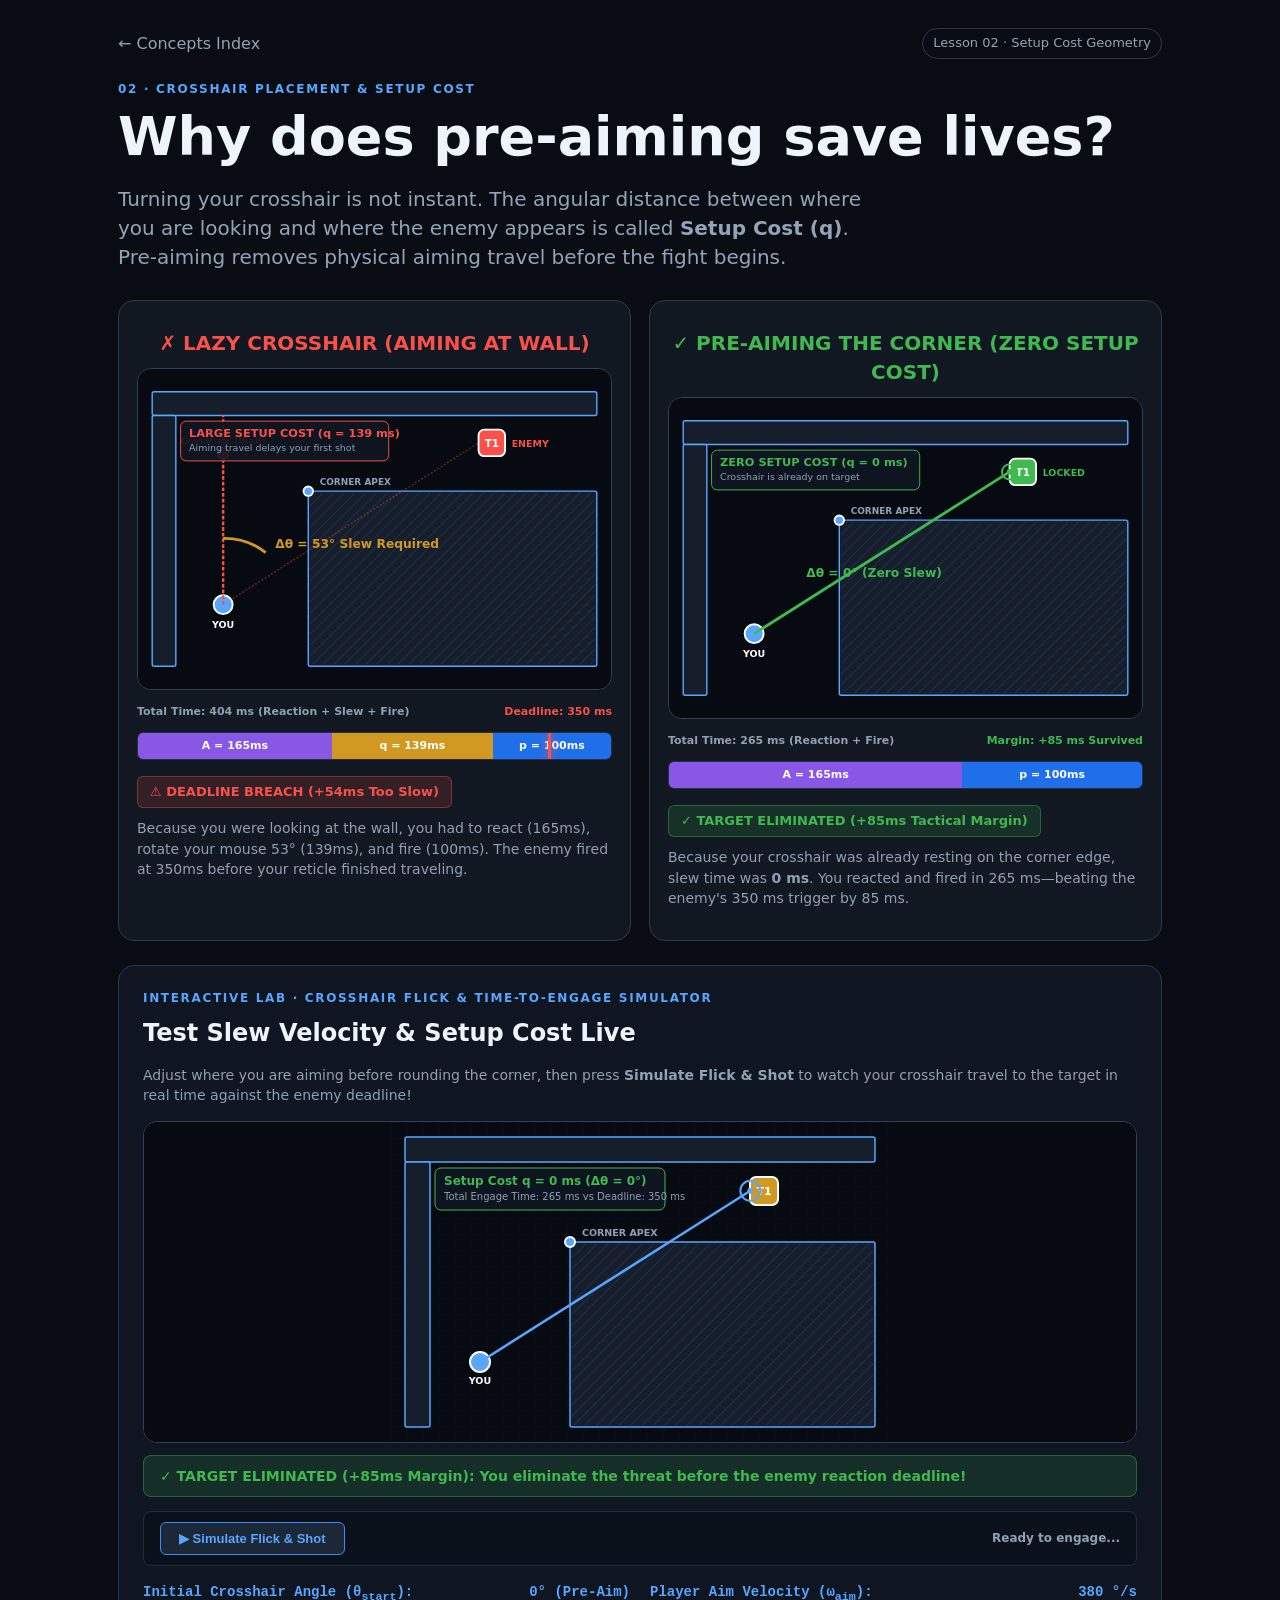
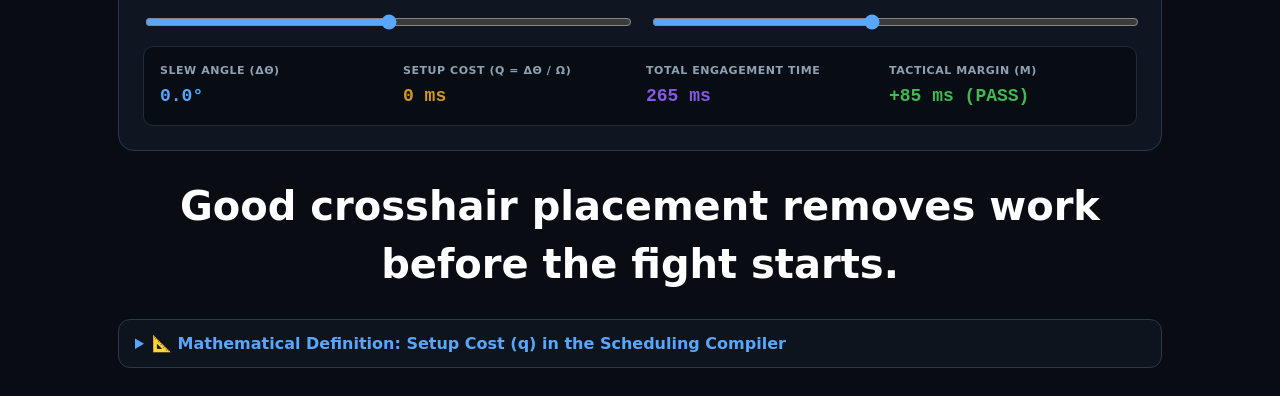
<file: explainer/concepts/02-crosshair-placement.html>
<!doctype html>
<html lang="en">
<head>
  <meta charset="utf-8">
  <meta name="viewport" content="width=device-width,initial-scale=1">
  <title>02 — Crosshair Placement & Pre-Aiming</title>
  <link rel="stylesheet" href="shared.css">
  <style>
    .scene-svg {
      width: 100%;
      height: 320px;
      display: block;
      background: #070b11;
      border-radius: 12px;
    }
    .status-badge {
      display: inline-flex;
      align-items: center;
      gap: 6px;
      font-size: 13px;
      font-weight: 800;
      padding: 6px 12px;
      border-radius: 6px;
      margin-top: 10px;
    }
    .status-bad {
      background: rgba(248, 81, 73, 0.15);
      border: 1px solid rgba(248, 81, 73, 0.4);
      color: #f85149;
    }
    .status-good {
      background: rgba(63, 185, 80, 0.15);
      border: 1px solid rgba(63, 185, 80, 0.4);
      color: #3fb950;
    }
    .timeline-bar {
      display: flex;
      height: 28px;
      border-radius: 6px;
      overflow: hidden;
      margin: 12px 0 6px 0;
      background: #111822;
      border: 1px solid #233142;
      position: relative;
    }
    .seg-react {
      background: #8957e5;
      display: flex;
      align-items: center;
      justify-content: center;
      color: #fff;
      font-size: 11px;
      font-weight: 800;
    }
    .seg-slew {
      background: #d29922;
      display: flex;
      align-items: center;
      justify-content: center;
      color: #fff;
      font-size: 11px;
      font-weight: 800;
    }
    .seg-service {
      background: #1f6feb;
      display: flex;
      align-items: center;
      justify-content: center;
      color: #fff;
      font-size: 11px;
      font-weight: 800;
    }
    .deadline-marker {
      position: absolute;
      top: 0;
      bottom: 0;
      width: 3px;
      background: #f85149;
      box-shadow: 0 0 8px #f85149;
      z-index: 10;
    }
    .deadline-label {
      position: absolute;
      top: -18px;
      font-size: 10px;
      font-weight: 900;
      color: #f85149;
      transform: translateX(-50%);
    }
    .interactive-card {
      margin-top: 24px;
      background: #0f1622;
      border: 1px solid #28374d;
      border-radius: 16px;
      padding: 24px;
    }
    .slider-row {
      display: grid;
      grid-template-columns: 1fr 1fr;
      gap: 20px;
      margin: 16px 0 8px 0;
    }
    .slider-group {
      display: flex;
      flex-direction: column;
      gap: 6px;
    }
    .slider-group label {
      display: flex;
      justify-content: space-between;
      font-size: 13px;
      font-weight: 700;
      color: #8fa1b4;
    }
    .slider-group label span {
      color: #58a6ff;
      font-family: monospace;
      font-size: 14px;
    }
    input[type=range] {
      width: 100%;
      accent-color: #58a6ff;
      cursor: pointer;
    }
    .metric-callout {
      display: grid;
      grid-template-columns: repeat(4, 1fr);
      gap: 12px;
      background: #080d14;
      border: 1px solid #1f2d3d;
      padding: 16px;
      border-radius: 10px;
      margin-top: 14px;
    }
    .metric-box {
      display: flex;
      flex-direction: column;
      gap: 4px;
    }
    .metric-box .lbl {
      font-size: 11px;
      font-weight: 700;
      color: #8fa1b4;
      text-transform: uppercase;
      letter-spacing: 0.05em;
    }
    .metric-box .val {
      font-size: 18px;
      font-weight: 900;
      font-family: monospace;
    }
    .anim-btn-bar {
      display: flex;
      justify-content: space-between;
      align-items: center;
      margin-top: 14px;
      background: #0a111a;
      padding: 10px 16px;
      border-radius: 8px;
      border: 1px solid #1f2d3d;
    }
    .btn-anim {
      background: #1c2738;
      border: 1px solid #388bfd;
      color: #58a6ff;
      font-size: 13px;
      font-weight: 700;
      padding: 8px 18px;
      border-radius: 6px;
      cursor: pointer;
      display: inline-flex;
      align-items: center;
      gap: 8px;
      transition: all 0.15s ease;
    }
    .btn-anim:hover {
      background: #263852;
      color: #fff;
    }
    .btn-anim.playing {
      background: #238636;
      border-color: #3fb950;
      color: #fff;
    }
    .verdict-banner {
      padding: 10px 16px;
      border-radius: 8px;
      font-size: 14px;
      font-weight: 800;
      margin-top: 12px;
      display: flex;
      align-items: center;
      gap: 10px;
    }
    @media (max-width: 760px) {
      .metric-callout { grid-template-columns: 1fr 1fr; }
    }
  </style>
</head>
<body>
  <main class="wrap">
    <div class="top">
      <a class="back" href="index.html">← Concepts Index</a>
      <span class="pill">Lesson 02 · Setup Cost Geometry</span>
    </div>

    <section class="hero">
      <div class="eyebrow">02 · CROSSHAIR PLACEMENT & SETUP COST</div>
      <h1>Why does pre-aiming save lives?</h1>
      <p>Turning your crosshair is not instant. The angular distance between where you are looking and where the enemy appears is called <strong>Setup Cost (q)</strong>. Pre-aiming removes physical aiming travel before the fight begins.</p>
    </section>

    <!-- Side-by-Side Comparison -->
    <div class="grid2">
      
      <!-- CARD 1: LAZY CROSSHAIR -->
      <div class="card">
        <div class="compare-title bad">✗ LAZY CROSSHAIR (AIMING AT WALL)</div>
        <div class="scene">
          <svg class="scene-svg" viewBox="0 0 500 320">
            <defs>
              <pattern id="hatch-c2-bad" width="8" height="8" patternUnits="userSpaceOnUse" patternTransform="rotate(45)">
                <line x1="0" y1="0" x2="0" y2="8" stroke="rgba(88, 166, 255, 0.25)" stroke-width="2"/>
              </pattern>
            </defs>

            <!-- L-Hallway Walls -->
            <rect x="15" y="15" width="470" height="25" fill="#161e2b" stroke="#58a6ff" stroke-width="1.5" rx="2"/>
            <rect x="15" y="40" width="25" height="265" fill="#161e2b" stroke="#58a6ff" stroke-width="1.5" rx="2"/>
            <rect x="180" y="120" width="305" height="185" fill="#161e2b" stroke="#58a6ff" stroke-width="1.5" rx="2"/>
            <rect x="182" y="122" width="301" height="181" fill="url(#hatch-c2-bad)" opacity="0.5"/>

            <!-- Corner Apex Pip -->
            <circle cx="180" cy="120" r="5" fill="#58a6ff" stroke="#fff" stroke-width="2"/>
            <text x="192" y="114" fill="#8fa1b4" font-size="9.5" font-weight="bold">CORNER APEX</text>

            <!-- Enemy Contact T1 (Appears around corner) -->
            <rect x="360" y="55" width="28" height="28" fill="#f85149" stroke="#fff" stroke-width="2" rx="6"/>
            <text x="374" y="73" fill="#fff" font-size="11" font-weight="900" text-anchor="middle">T1</text>
            <text x="395" y="73" fill="#f85149" font-size="10" font-weight="bold">ENEMY</text>

            <!-- Player Token -->
            <circle cx="90" cy="240" r="10" fill="#58a6ff" stroke="#fff" stroke-width="2"/>
            <text x="90" y="265" fill="#fff" font-size="10" font-weight="bold" text-anchor="middle">YOU</text>

            <!-- Lazy Aim Ray (Pointing into solid wall at 0 deg) -->
            <line x1="90" y1="240" x2="90" y2="40" stroke="#f85149" stroke-width="2.5" stroke-dasharray="4,2"/>
            <circle cx="90" cy="80" r="6" fill="#f85149" stroke="#fff" stroke-width="1.5"/>
            <text x="90" y="70" fill="#f85149" font-size="10" font-weight="bold" text-anchor="middle">Crosshair (Wall)</text>

            <!-- Slew Arc from Wall (90 deg) to Enemy (37 deg) -> Delta Theta = 53 deg -->
            <path d="M 90 170 A 70 70 0 0 1 135 185" fill="none" stroke="#d29922" stroke-width="3"/>
            <text x="145" y="180" fill="#d29922" font-size="13" font-weight="900">Δθ = 53° Slew Required</text>

            <!-- Target Sightline -->
            <line x1="90" y1="240" x2="360" y2="69" stroke="rgba(248, 81, 73, 0.4)" stroke-dasharray="2,2" stroke-width="1.5"/>

            <!-- HUD Title Badge -->
            <rect x="45" y="46" width="220" height="42" fill="rgba(15, 22, 34, 0.92)" stroke="#f85149" stroke-width="1" rx="6"/>
            <text x="54" y="63" fill="#f85149" font-size="12" font-weight="900">LARGE SETUP COST (q = 139 ms)</text>
            <text x="54" y="78" fill="#8fa1b4" font-size="10">Aiming travel delays your first shot</text>
          </svg>
        </div>

        <!-- Timeline Breakdown -->
        <div style="margin-top: 14px;">
          <div style="display: flex; justify-content: space-between; font-size: 11px; font-weight: 700; color: #8fa1b4;">
            <span>Total Time: 404 ms (Reaction + Slew + Fire)</span>
            <span style="color: #f85149;">Deadline: 350 ms</span>
          </div>
          <div class="timeline-bar">
            <div class="seg-react" style="width: 41%;">A = 165ms</div>
            <div class="seg-slew" style="width: 34%;">q = 139ms</div>
            <div class="seg-service" style="width: 25%;">p = 100ms</div>
            <div class="deadline-marker" style="left: 86.6%;">
              <span class="deadline-label">DEADLINE</span>
            </div>
          </div>
        </div>

        <div class="status-badge status-bad">⚠️ DEADLINE BREACH (+54ms Too Slow)</div>
        <p style="margin-top: 10px; font-size: 14px; color: #8fa1b4;">Because you were looking at the wall, you had to react (165ms), rotate your mouse 53° (139ms), and fire (100ms). The enemy fired at 350ms before your reticle finished traveling.</p>
      </div>

      <!-- CARD 2: PRE-AIMING -->
      <div class="card">
        <div class="compare-title good">✓ PRE-AIMING THE CORNER (ZERO SETUP COST)</div>
        <div class="scene">
          <svg class="scene-svg" viewBox="0 0 500 320">
            <defs>
              <pattern id="hatch-c2-good" width="8" height="8" patternUnits="userSpaceOnUse" patternTransform="rotate(45)">
                <line x1="0" y1="0" x2="0" y2="8" stroke="rgba(88, 166, 255, 0.25)" stroke-width="2"/>
              </pattern>
            </defs>

            <!-- L-Hallway Walls -->
            <rect x="15" y="15" width="470" height="25" fill="#161e2b" stroke="#58a6ff" stroke-width="1.5" rx="2"/>
            <rect x="15" y="40" width="25" height="265" fill="#161e2b" stroke="#58a6ff" stroke-width="1.5" rx="2"/>
            <rect x="180" y="120" width="305" height="185" fill="#161e2b" stroke="#58a6ff" stroke-width="1.5" rx="2"/>
            <rect x="182" y="122" width="301" height="181" fill="url(#hatch-c2-good)" opacity="0.5"/>

            <!-- Corner Apex Pip -->
            <circle cx="180" cy="120" r="5" fill="#58a6ff" stroke="#fff" stroke-width="2"/>
            <text x="192" y="114" fill="#8fa1b4" font-size="9.5" font-weight="bold">CORNER APEX</text>

            <!-- Enemy Contact T1 -->
            <rect x="360" y="55" width="28" height="28" fill="#3fb950" stroke="#fff" stroke-width="2" rx="6"/>
            <text x="374" y="73" fill="#fff" font-size="11" font-weight="900" text-anchor="middle">T1</text>
            <text x="395" y="73" fill="#3fb950" font-size="10" font-weight="bold">LOCKED</text>

            <!-- Player Token -->
            <circle cx="90" cy="240" r="10" fill="#58a6ff" stroke="#fff" stroke-width="2"/>
            <text x="90" y="265" fill="#fff" font-size="10" font-weight="bold" text-anchor="middle">YOU</text>

            <!-- Pre-Aim Sightline (Directly locked on corner apex / headshot line) -->
            <line x1="90" y1="240" x2="360" y2="69" stroke="#3fb950" stroke-width="3"/>
            <circle cx="360" cy="69" r="8" fill="none" stroke="#3fb950" stroke-width="2"/>
            <circle cx="360" cy="69" r="3" fill="#3fb950"/>

            <!-- Zero Slew Badge -->
            <text x="145" y="180" fill="#3fb950" font-size="13" font-weight="900">Δθ = 0° (Zero Slew)</text>

            <!-- HUD Title Badge -->
            <rect x="45" y="46" width="220" height="42" fill="rgba(15, 22, 34, 0.92)" stroke="#3fb950" stroke-width="1" rx="6"/>
            <text x="54" y="63" fill="#3fb950" font-size="12" font-weight="900">ZERO SETUP COST (q = 0 ms)</text>
            <text x="54" y="78" fill="#8fa1b4" font-size="10">Crosshair is already on target</text>
          </svg>
        </div>

        <!-- Timeline Breakdown -->
        <div style="margin-top: 14px;">
          <div style="display: flex; justify-content: space-between; font-size: 11px; font-weight: 700; color: #8fa1b4;">
            <span>Total Time: 265 ms (Reaction + Fire)</span>
            <span style="color: #3fb950;">Margin: +85 ms Survived</span>
          </div>
          <div class="timeline-bar">
            <div class="seg-react" style="width: 62%;">A = 165ms</div>
            <div class="seg-service" style="width: 38%;">p = 100ms</div>
            <div class="deadline-marker" style="left: 132%;">
              <span class="deadline-label" style="color:#3fb950;">DEADLINE (350ms)</span>
            </div>
          </div>
        </div>

        <div class="status-badge status-good">✓ TARGET ELIMINATED (+85ms Tactical Margin)</div>
        <p style="margin-top: 10px; font-size: 14px; color: #8fa1b4;">Because your crosshair was already resting on the corner edge, slew time was <strong>0 ms</strong>. You reacted and fired in 265 ms—beating the enemy's 350 ms trigger by 85 ms.</p>
      </div>

    </div>

    <!-- Interactive Live Lab & Reticle Flick Simulator -->
    <div class="interactive-card">
      <div class="eyebrow">INTERACTIVE LAB · CROSSHAIR FLICK & TIME-TO-ENGAGE SIMULATOR</div>
      <h2 style="margin: 8px 0;">Test Slew Velocity & Setup Cost Live</h2>
      <p style="color: #8fa1b4; font-size: 14px;">Adjust where you are aiming before rounding the corner, then press <strong>Simulate Flick & Shot</strong> to watch your crosshair travel to the target in real time against the enemy deadline!</p>

      <div class="scene" style="margin-top: 16px;">
        <svg id="live-flick-svg" class="scene-svg" viewBox="0 0 500 320"></svg>
      </div>

      <!-- Verdict Banner -->
      <div id="flick-verdict-box" class="verdict-banner status-good">
        <span>✓ TARGET ELIMINATED: Total engagement time beats enemy reaction deadline!</span>
      </div>

      <div class="anim-btn-bar">
        <button id="btn-run-flick" class="btn-anim">▶ Simulate Flick & Shot</button>
        <span id="flick-status-text" style="font-size: 12px; font-weight: 700; color: #8fa1b4;">Ready to engage...</span>
      </div>

      <div class="slider-row">
        <div class="slider-group">
          <label><span>Initial Crosshair Angle (θ<sub>start</sub>):</span> <span id="val-theta-start">0° (Direct Pre-Aim)</span></label>
          <input type="range" id="slider-theta-start" min="-70" max="70" step="5" value="0">
        </div>
        <div class="slider-group">
          <label><span>Player Aim Velocity (ω<sub>aim</sub>):</span> <span id="val-omega">380 °/s</span></label>
          <input type="range" id="slider-omega" min="200" max="600" step="20" value="380">
        </div>
      </div>

      <div class="metric-callout">
        <div class="metric-box">
          <span class="lbl">Slew Angle (Δθ)</span>
          <span class="val" id="m-delta-theta" style="color: #58a6ff;">0.0°</span>
        </div>
        <div class="metric-box">
          <span class="lbl">Setup Cost (q = Δθ / ω)</span>
          <span class="val" id="m-setup-cost" style="color: #d29922;">0 ms</span>
        </div>
        <div class="metric-box">
          <span class="lbl">Total Engagement Time</span>
          <span class="val" id="m-total-time" style="color: #8957e5;">265 ms</span>
        </div>
        <div class="metric-box">
          <span class="lbl">Tactical Margin (M)</span>
          <span class="val" id="m-margin" style="color: #3fb950;">+85 ms (Pass)</span>
        </div>
      </div>
    </div>

    <div class="takeaway">Good crosshair placement removes work before the fight starts.</div>

    <!-- Mathematical Details -->
    <details class="math">
      <summary>📐 Mathematical Definition: Setup Cost (q) in the Scheduling Compiler</summary>
      <div class="eq">q = Δθ / ω<sub>aim</sub></div>
      <p>In the scheduling compiler, every threat job <em>J<sub>j</sub></em> requires a release time <em>r<sub>j</sub></em>, sensorimotor reaction latency <em>A<sub>player</sub></em>, setup cost <em>q<sub>j</sub></em>, and service duration <em>p<sub>j</sub></em>:</p>
      <div class="eq" style="font-size: 22px;">Completion Time C<sub>j</sub> = r<sub>j</sub> + A<sub>player</sub> + ( |θ<sub>current</sub> − θ<sub>target</sub>| / ω<sub>aim</sub> ) + p<sub>weapon</sub></div>
      <p>When you maintain proper crosshair placement, |θ<sub>current</sub> − θ<sub>target</sub>| ≈ 0, which reduces <em>q<sub>j</sub> → 0</em>. This saves up to <strong>150–250 ms</strong>—equivalent to a professional esports player's entire reaction time—purely through spatial discipline rather than raw genetics.</p>
    </details>
  </main>

  <script>
    const $ = id => document.getElementById(id);
    const NS = 'http://www.w3.org/2000/svg';
    const svgEl = (tag, attrs = {}) => {
      const n = document.createElementNS(NS, tag);
      Object.entries(attrs).forEach(([k, v]) => n.setAttribute(k, v));
      return n;
    };

    let animFlickProgress = 0.0;
    let isFlicking = false;

    const A_REACT_MS = 165.0;
    const P_SERVICE_MS = 100.0;
    const ENEMY_DEADLINE_MS = 350.0;

    function updateLiveLab() {
      const startAngleDeg = parseFloat($('slider-theta-start').value);
      const omegaDegS = parseFloat($('slider-omega').value);

      $('val-theta-start').textContent = `${startAngleDeg > 0 ? '+' : ''}${startAngleDeg}° ${Math.abs(startAngleDeg) < 5 ? '(Pre-Aim)' : '(Off-Target)'}`;
      $('val-omega').textContent = `${omegaDegS} °/s`;

      const targetAngleDeg = 0.0; // Target is directly at 0 deg relative to corner line
      const deltaTheta = Math.abs(startAngleDeg - targetAngleDeg);
      const setupCostMs = (deltaTheta / omegaDegS) * 1000.0;
      const totalTimeMs = A_REACT_MS + setupCostMs + P_SERVICE_MS;
      const marginMs = ENEMY_DEADLINE_MS - totalTimeMs;

      $('m-delta-theta').textContent = `${deltaTheta.toFixed(1)}°`;
      $('m-setup-cost').textContent = `${Math.round(setupCostMs)} ms`;
      $('m-total-time').textContent = `${Math.round(totalTimeMs)} ms`;

      const mEl = $('m-margin');
      const banner = $('flick-verdict-box');

      if (marginMs >= 0) {
        mEl.textContent = `+${Math.round(marginMs)} ms (PASS)`;
        mEl.style.color = '#3fb950';
        banner.className = 'verdict-banner status-good';
        banner.innerHTML = `<span>✓ TARGET ELIMINATED (+${Math.round(marginMs)}ms Margin): You eliminate the threat before the enemy reaction deadline!</span>`;
      } else {
        mEl.textContent = `${Math.round(marginMs)} ms (FAIL)`;
        mEl.style.color = '#f85149';
        banner.className = 'verdict-banner status-bad';
        banner.innerHTML = `<span>⚠️ DEADLINE BREACH (${Math.abs(Math.round(marginMs))}ms Too Slow): Crosshair travel took too long. Enemy eliminates you first!</span>`;
      }

      const s = $('live-flick-svg');
      s.innerHTML = '';

      // Defs
      const defs = svgEl('defs');
      defs.innerHTML = `
        <pattern id="lab-c2-hatch" width="8" height="8" patternUnits="userSpaceOnUse" patternTransform="rotate(45)">
          <line x1="0" y1="0" x2="0" y2="8" stroke="rgba(88, 166, 255, 0.25)" stroke-width="2"/>
        </pattern>
        <pattern id="lab-c2-grid" width="16" height="16" patternUnits="userSpaceOnUse">
          <path d="M 16 0 L 0 0 0 16" fill="none" stroke="rgba(88, 166, 255, 0.04)" stroke-width="1"/>
        </pattern>
      `;
      s.append(defs);

      s.append(svgEl('rect', { width: 500, height: 320, fill: 'url(#lab-c2-grid)' }));

      // Walls
      s.append(svgEl('rect', { x: 15, y: 15, width: 470, height: 25, fill: '#161e2b', stroke: '#58a6ff', 'stroke-width': 1.5, rx: 2 }));
      s.append(svgEl('rect', { x: 15, y: 40, width: 25, height: 265, fill: '#161e2b', stroke: '#58a6ff', 'stroke-width': 1.5, rx: 2 }));
      s.append(svgEl('rect', { x: 180, y: 120, width: 305, height: 185, fill: '#161e2b', stroke: '#58a6ff', 'stroke-width': 1.5, rx: 2 }));
      s.append(svgEl('rect', { x: 182, y: 122, width: 301, height: 181, fill: 'url(#lab-c2-hatch)', opacity: 0.5 }));

      // Corner Apex
      s.append(svgEl('circle', { cx: 180, cy: 120, r: 5, fill: '#58a6ff', stroke: '#fff', 'stroke-width': 2 }));
      const apexTag = svgEl('text', { x: 192, y: 114, fill: '#8fa1b4', 'font-size': 9.5, 'font-weight': 'bold' });
      apexTag.textContent = 'CORNER APEX';
      s.append(apexTag);

      // Enemy Target T1 at (360, 65)
      const isEliminated = animFlickProgress >= 1.0 && marginMs >= 0;
      const enemyColor = isEliminated ? '#3fb950' : (marginMs < 0 ? '#f85149' : '#d29922');
      s.append(svgEl('rect', { x: 360, y: 55, width: 28, height: 28, fill: enemyColor, stroke: '#fff', 'stroke-width': 2, rx: 6 }));
      const tTxt = svgEl('text', { x: 374, y: 73, fill: '#fff', 'font-size': 11, 'font-weight': '900', 'text-anchor': 'middle' });
      tTxt.textContent = 'T1';
      s.append(tTxt);

      // Player Token at (90, 240)
      const px = 90, py = 240;
      s.append(svgEl('circle', { cx: px, cy: py, r: 10, fill: '#58a6ff', stroke: '#fff', 'stroke-width': 2 }));
      const pTag = svgEl('text', { x: px, y: py + 22, fill: '#fff', 'font-size': 9.5, 'font-weight': 'bold', 'text-anchor': 'middle' });
      pTag.textContent = 'YOU';
      s.append(pTag);

      // Slew Angle Ray:
      // Base angle to enemy T1:
      const targetAngleRad = Math.atan2(69 - py, 360 - px); // rad
      const currentAngleDeg = startAngleDeg * (1.0 - animFlickProgress) + targetAngleDeg * (180 / Math.PI) * animFlickProgress;
      const currentAngleRad = targetAngleRad + (startAngleDeg * (1.0 - animFlickProgress)) * (Math.PI / 180);

      const rayLen = 320;
      const reticleX = px + Math.cos(currentAngleRad) * rayLen;
      const reticleY = py + Math.sin(currentAngleRad) * rayLen;

      // Draw Reticle Sightline
      s.append(svgEl('line', { x1: px, y1: py, x2: reticleX, y2: reticleY, stroke: animFlickProgress >= 0.95 ? '#3fb950' : '#58a6ff', 'stroke-width': 2.5 }));

      // Crosshair Circle & Pip
      s.append(svgEl('circle', { cx: reticleX, cy: reticleY, r: 10, fill: 'none', stroke: animFlickProgress >= 0.95 ? '#3fb950' : '#58a6ff', 'stroke-width': 2 }));
      s.append(svgEl('circle', { cx: reticleX, cy: reticleY, r: 3, fill: animFlickProgress >= 0.95 ? '#3fb950' : '#58a6ff' }));

      // Slew Arc Indicator
      if (deltaTheta > 2) {
        const startRad = targetAngleRad + startAngleDeg * (Math.PI / 180);
        const arcR = 80;
        const ax1 = px + Math.cos(startRad) * arcR;
        const ay1 = py + Math.sin(startRad) * arcR;
        const ax2 = px + Math.cos(targetAngleRad) * arcR;
        const ay2 = py + Math.sin(targetAngleRad) * arcR;
        
        s.append(svgEl('path', {
          d: `M ${ax1} ${ay1} A ${arcR} ${arcR} 0 0 ${startAngleDeg < 0 ? 1 : 0} ${ax2} ${ay2}`,
          fill: 'none',
          stroke: '#d29922',
          'stroke-width': 3,
          'stroke-dasharray': '4,2'
        }));
      }

      // HUD Title Badge
      s.append(svgEl('rect', { x: 45, y: 46, width: 230, height: 42, fill: 'rgba(15, 22, 34, 0.92)', stroke: marginMs >= 0 ? '#3fb950' : '#f85149', 'stroke-width': 1, rx: 6 }));
      const hud1 = svgEl('text', { x: 54, y: 63, fill: marginMs >= 0 ? '#3fb950' : '#f85149', 'font-size': 12, 'font-weight': 900 });
      hud1.textContent = `Setup Cost q = ${Math.round(setupCostMs)} ms (Δθ = ${deltaTheta.toFixed(0)}°)`;
      s.append(hud1);

      const hud2 = svgEl('text', { x: 54, y: 78, fill: '#8fa1b4', 'font-size': 10 });
      hud2.textContent = `Total Engage Time: ${Math.round(totalTimeMs)} ms vs Deadline: ${ENEMY_DEADLINE_MS} ms`;
      s.append(hud2);
    }

    function runFlickAnim() {
      if (!isFlicking) return;
      animFlickProgress += 0.04;
      if (animFlickProgress >= 1.0) {
        animFlickProgress = 1.0;
        isFlicking = false;
        $('btn-run-flick').classList.remove('playing');
        $('btn-run-flick').textContent = '▶ Replay Flick';
        $('flick-status-text').textContent = 'Engagement completed.';
      }
      updateLiveLab();
      if (isFlicking) {
        requestAnimationFrame(runFlickAnim);
      }
    }

    $('btn-run-flick').onclick = () => {
      if (isFlicking) return;
      animFlickProgress = 0.0;
      isFlicking = true;
      $('btn-run-flick').classList.add('playing');
      $('btn-run-flick').textContent = 'Flicking to Target...';
      $('flick-status-text').textContent = 'Mouse slewing at calibrated aim velocity...';
      requestAnimationFrame(runFlickAnim);
    };

    $('slider-theta-start').addEventListener('input', () => {
      animFlickProgress = 0.0;
      updateLiveLab();
    });

    $('slider-omega').addEventListener('input', () => {
      animFlickProgress = 0.0;
      updateLiveLab();
    });

    updateLiveLab();
  </script>
</body>
</html>
</file>
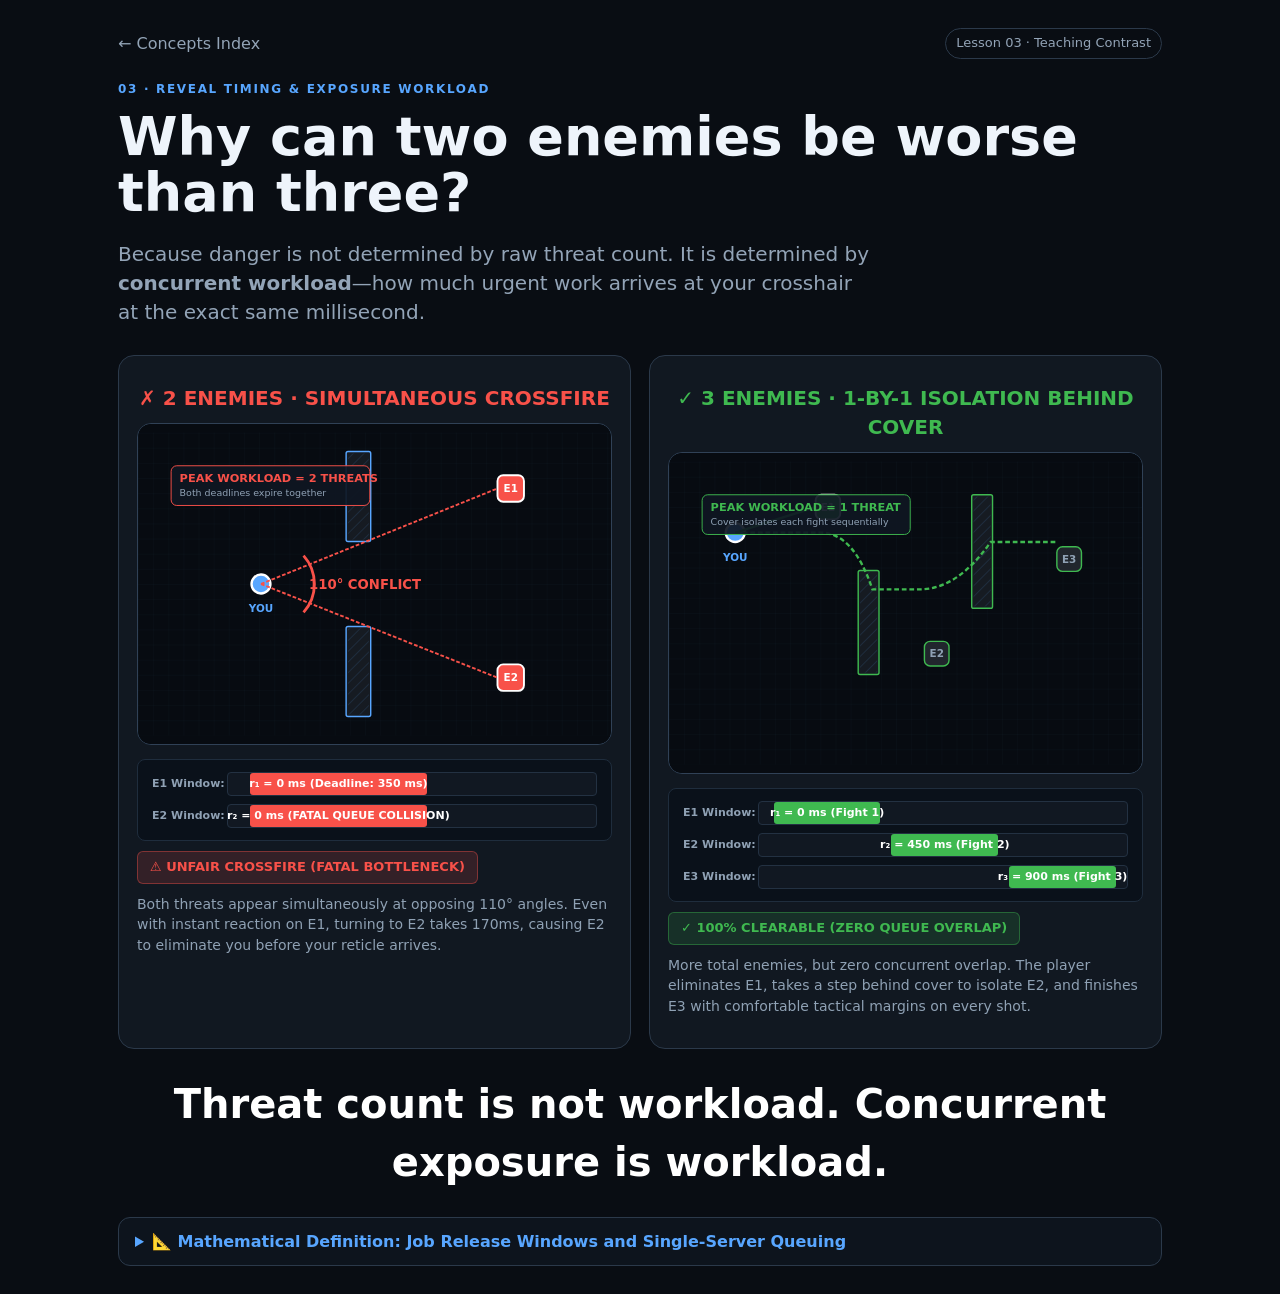
<file: explainer/concepts/03-stagger-vs-crossfire.html>
<!doctype html>
<html lang="en">
<head>
  <meta charset="utf-8">
  <meta name="viewport" content="width=device-width,initial-scale=1">
  <title>03 — Stagger vs Crossfire</title>
  <link rel="stylesheet" href="shared.css">
  <style>
    .scene-svg {
      width: 100%;
      height: 320px;
      display: block;
      background: #070b11;
      border-radius: 12px;
    }
    .status-badge {
      display: inline-flex;
      align-items: center;
      gap: 6px;
      font-size: 13px;
      font-weight: 800;
      padding: 6px 12px;
      border-radius: 6px;
      margin-top: 10px;
    }
    .status-bad {
      background: rgba(248, 81, 73, 0.15);
      border: 1px solid rgba(248, 81, 73, 0.4);
      color: #f85149;
    }
    .status-good {
      background: rgba(63, 185, 80, 0.15);
      border: 1px solid rgba(63, 185, 80, 0.4);
      color: #3fb950;
    }
    .timeline-container {
      margin-top: 14px;
      background: #0a111a;
      border: 1px solid #1f2d3d;
      border-radius: 8px;
      padding: 12px 14px;
    }
    .t-row {
      display: flex;
      align-items: center;
      margin-bottom: 8px;
    }
    .t-row:last-child { margin-bottom: 0; }
    .t-label {
      width: 75px;
      font-size: 11px;
      font-weight: 800;
      color: #8fa1b4;
    }
    .t-track {
      flex: 1;
      height: 24px;
      background: #111822;
      border-radius: 4px;
      position: relative;
      overflow: hidden;
      border: 1px solid #233142;
    }
    .t-fill {
      position: absolute;
      top: 0;
      bottom: 0;
      border-radius: 3px;
      display: flex;
      align-items: center;
      justify-content: center;
      font-size: 11px;
      font-weight: 800;
      color: #fff;
      white-space: nowrap;
      box-sizing: border-box;
    }
  </style>
</head>
<body>
  <main class="wrap">
    <div class="top">
      <a class="back" href="index.html">← Concepts Index</a>
      <span class="pill">Lesson 03 · Teaching Contrast</span>
    </div>

    <section class="hero">
      <div class="eyebrow">03 · REVEAL TIMING & EXPOSURE WORKLOAD</div>
      <h1>Why can two enemies be worse than three?</h1>
      <p>Because danger is not determined by raw threat count. It is determined by <strong>concurrent workload</strong>—how much urgent work arrives at your crosshair at the exact same millisecond.</p>
    </section>

    <!-- Side-by-Side Comparison -->
    <div class="grid2">
      
      <!-- CARD 1: CROSSFIRE -->
      <div class="card">
        <div class="compare-title bad">✗ 2 ENEMIES · SIMULTANEOUS CROSSFIRE</div>
        <div class="scene">
          <svg class="scene-svg" viewBox="0 0 500 320">
            <defs>
              <pattern id="grid-c3-cf" width="16" height="16" patternUnits="userSpaceOnUse">
                <path d="M 16 0 L 0 0 0 16" fill="none" stroke="rgba(88, 166, 255, 0.04)" stroke-width="1"/>
              </pattern>
              <pattern id="hatch-c3-cf" width="8" height="8" patternUnits="userSpaceOnUse" patternTransform="rotate(45)">
                <line x1="0" y1="0" x2="0" y2="8" stroke="rgba(88, 166, 255, 0.25)" stroke-width="2"/>
              </pattern>
            </defs>
            <rect width="500" height="320" fill="url(#grid-c3-cf)"/>

            <!-- Obstacle Pillars -->
            <rect x="220" y="20" width="26" height="95" fill="#161b22" stroke="#58a6ff" stroke-width="1.5" rx="2"/>
            <rect x="222" y="22" width="22" height="91" fill="url(#hatch-c3-cf)" opacity="0.5"/>

            <rect x="220" y="205" width="26" height="95" fill="#161b22" stroke="#58a6ff" stroke-width="1.5" rx="2"/>
            <rect x="222" y="207" width="22" height="91" fill="url(#hatch-c3-cf)" opacity="0.5"/>

            <!-- Player -->
            <circle cx="130" cy="160" r="10" fill="#58a6ff" stroke="#fff" stroke-width="2.5"/>
            <text x="130" y="190" fill="#58a6ff" font-size="11" font-weight="900" text-anchor="middle">YOU</text>

            <!-- Enemy 1 (Upper) & Enemy 2 (Lower) -->
            <rect x="380" y="45" width="28" height="28" fill="#f85149" stroke="#fff" stroke-width="2" rx="6"/>
            <text x="394" y="63" fill="#fff" font-size="11" font-weight="900" text-anchor="middle">E1</text>

            <rect x="380" y="245" width="28" height="28" fill="#f85149" stroke="#fff" stroke-width="2" rx="6"/>
            <text x="394" y="263" fill="#fff" font-size="11" font-weight="900" text-anchor="middle">E2</text>

            <!-- Dual Lines of Fire at same instant -->
            <line x1="130" y1="160" x2="380" y2="59" stroke="#f85149" stroke-width="2" stroke-dasharray="4,2"/>
            <line x1="130" y1="160" x2="380" y2="259" stroke="#f85149" stroke-width="2" stroke-dasharray="4,2"/>

            <!-- Wide Conflict Arc -->
            <path d="M 175 130 A 45 45 0 0 1 175 190" fill="none" stroke="#f85149" stroke-width="3"/>
            <text x="240" y="165" fill="#f85149" text-anchor="middle" font-size="14" font-weight="900">110° CONFLICT</text>

            <!-- HUD Title Badge -->
            <rect x="35" y="35" width="210" height="42" fill="rgba(15, 22, 34, 0.92)" stroke="#f85149" stroke-width="1" rx="6"/>
            <text x="44" y="52" fill="#f85149" font-size="12" font-weight="900">PEAK WORKLOAD = 2 THREATS</text>
            <text x="44" y="67" fill="#8fa1b4" font-size="10">Both deadlines expire together</text>
          </svg>
        </div>

        <!-- Timeline: Overlapping Urgency -->
        <div class="timeline-container">
          <div class="t-row">
            <span class="t-label">E1 Window:</span>
            <div class="t-track">
              <div class="t-fill" style="left: 6%; width: 48%; background: #f85149;">r₁ = 0 ms (Deadline: 350 ms)</div>
            </div>
          </div>
          <div class="t-row">
            <span class="t-label">E2 Window:</span>
            <div class="t-track">
              <div class="t-fill" style="left: 6%; width: 48%; background: #f85149;">r₂ = 0 ms (FATAL QUEUE COLLISION)</div>
            </div>
          </div>
        </div>

        <div class="status-badge status-bad">⚠️ UNFAIR CROSSFIRE (FATAL BOTTLENECK)</div>
        <p style="margin-top: 10px; font-size: 14px; color: #8fa1b4;">Both threats appear simultaneously at opposing 110° angles. Even with instant reaction on E1, turning to E2 takes 170ms, causing E2 to eliminate you before your reticle arrives.</p>
      </div>

      <!-- CARD 2: STAGGERED REVEALS -->
      <div class="card">
        <div class="compare-title good">✓ 3 ENEMIES · 1-BY-1 ISOLATION BEHIND COVER</div>
        <div class="scene">
          <svg class="scene-svg" viewBox="0 0 500 320">
            <defs>
              <pattern id="grid-c3-st" width="16" height="16" patternUnits="userSpaceOnUse">
                <path d="M 16 0 L 0 0 0 16" fill="none" stroke="rgba(88, 166, 255, 0.04)" stroke-width="1"/>
              </pattern>
              <pattern id="hatch-c3-st" width="8" height="8" patternUnits="userSpaceOnUse" patternTransform="rotate(45)">
                <line x1="0" y1="0" x2="0" y2="8" stroke="rgba(88, 166, 255, 0.25)" stroke-width="2"/>
              </pattern>
            </defs>
            <rect width="500" height="320" fill="url(#grid-c3-st)"/>

            <!-- Staggered Baffle Pillars -->
            <rect x="200" y="115" width="22" height="110" fill="#161b22" stroke="#3fb950" stroke-width="1.5" rx="2"/>
            <rect x="202" y="117" width="18" height="106" fill="url(#hatch-c3-st)" opacity="0.5"/>

            <rect x="320" y="35" width="22" height="120" fill="#161b22" stroke="#3fb950" stroke-width="1.5" rx="2"/>
            <rect x="322" y="37" width="18" height="116" fill="url(#hatch-c3-st)" opacity="0.5"/>

            <!-- Player -->
            <circle cx="70" cy="75" r="10" fill="#58a6ff" stroke="#fff" stroke-width="2.5"/>
            <text x="70" y="105" fill="#58a6ff" font-size="11" font-weight="900" text-anchor="middle">YOU</text>

            <!-- Enemy 1 (Visible now) -->
            <rect x="155" y="35" width="26" height="26" fill="#3fb950" stroke="#fff" stroke-width="2" rx="6"/>
            <text x="168" y="52" fill="#fff" font-size="11" font-weight="900" text-anchor="middle">E1</text>

            <!-- Enemy 2 (Hidden behind Pillar 1) -->
            <rect x="270" y="190" width="26" height="26" fill="#21262d" stroke="#3fb950" stroke-width="1.5" rx="6"/>
            <text x="283" y="207" fill="#8fa1b4" font-size="11" font-weight="900" text-anchor="middle">E2</text>

            <!-- Enemy 3 (Hidden behind Pillar 2) -->
            <rect x="410" y="90" width="26" height="26" fill="#21262d" stroke="#3fb950" stroke-width="1.5" rx="6"/>
            <text x="423" y="107" fill="#8fa1b4" font-size="11" font-weight="900" text-anchor="middle">E3</text>

            <!-- Sequential Traversal Path -->
            <path d="M 70 75 L 160 75 Q 195 75 215 135 L 265 135 Q 305 135 340 85 L 410 85" fill="none" stroke="#3fb950" stroke-width="2.5" stroke-dasharray="5,3"/>

            <!-- Active Sightline to E1 only -->
            <line x1="70" y1="75" x2="155" y2="48" stroke="#3fb950" stroke-width="2.5"/>

            <!-- HUD Title Badge -->
            <rect x="35" y="35" width="220" height="42" fill="rgba(15, 22, 34, 0.92)" stroke="#3fb950" stroke-width="1" rx="6"/>
            <text x="44" y="52" fill="#3fb950" font-size="12" font-weight="900">PEAK WORKLOAD = 1 THREAT</text>
            <text x="44" y="67" fill="#8fa1b4" font-size="10">Cover isolates each fight sequentially</text>
          </svg>
        </div>

        <!-- Timeline: Staggered Isolation -->
        <div class="timeline-container">
          <div class="t-row">
            <span class="t-label">E1 Window:</span>
            <div class="t-track">
              <div class="t-fill" style="left: 4%; width: 29%; background: #3fb950;">r₁ = 0 ms (Fight 1)</div>
            </div>
          </div>
          <div class="t-row">
            <span class="t-label">E2 Window:</span>
            <div class="t-track">
              <div class="t-fill" style="left: 36%; width: 29%; background: #3fb950;">r₂ = 450 ms (Fight 2)</div>
            </div>
          </div>
          <div class="t-row">
            <span class="t-label">E3 Window:</span>
            <div class="t-track">
              <div class="t-fill" style="left: 68%; width: 29%; background: #3fb950;">r₃ = 900 ms (Fight 3)</div>
            </div>
          </div>
        </div>

        <div class="status-badge status-good">✓ 100% CLEARABLE (ZERO QUEUE OVERLAP)</div>
        <p style="margin-top: 10px; font-size: 14px; color: #8fa1b4;">More total enemies, but zero concurrent overlap. The player eliminates E1, takes a step behind cover to isolate E2, and finishes E3 with comfortable tactical margins on every shot.</p>
      </div>

    </div>

    <div class="takeaway">Threat count is not workload. Concurrent exposure is workload.</div>

    <!-- Mathematical Details with Clean Typography -->
    <details class="math">
      <summary>📐 Mathematical Definition: Job Release Windows and Single-Server Queuing</summary>
      <div class="eq">Job J<sub>j</sub> Release Time: r<sub>j</sub> = Time Threat j Becomes Visible in Line-of-Sight</div>
      <p>In scheduling theory, the player's aim reticle is modeled as a <strong>single server</strong> that can only process one threat job at a time:</p>
      <ul>
        <li><strong>Simultaneous Releases (r₁ = r₂):</strong> Two jobs enter the service queue at the exact same millisecond. The server must process J₁ over time <em>A + p</em>, then perform setup transition <em>q = Δθ / ω</em>, then process J₂. If <em>r₁ + A + p + q + p &gt; D₂</em>, the schedule is mathematically infeasible regardless of player skill.</li>
        <li><strong>Geometry-Driven Stagger (r₂ ≥ r₁ + A + p + q):</strong> Geometry buffers the second release, resetting the queue to 0 before J₂ arrives. Even with 10 sequential threats, workload remains 1 at all times.</li>
      </ul>
    </details>
  </main>
</body>
</html>
</file>
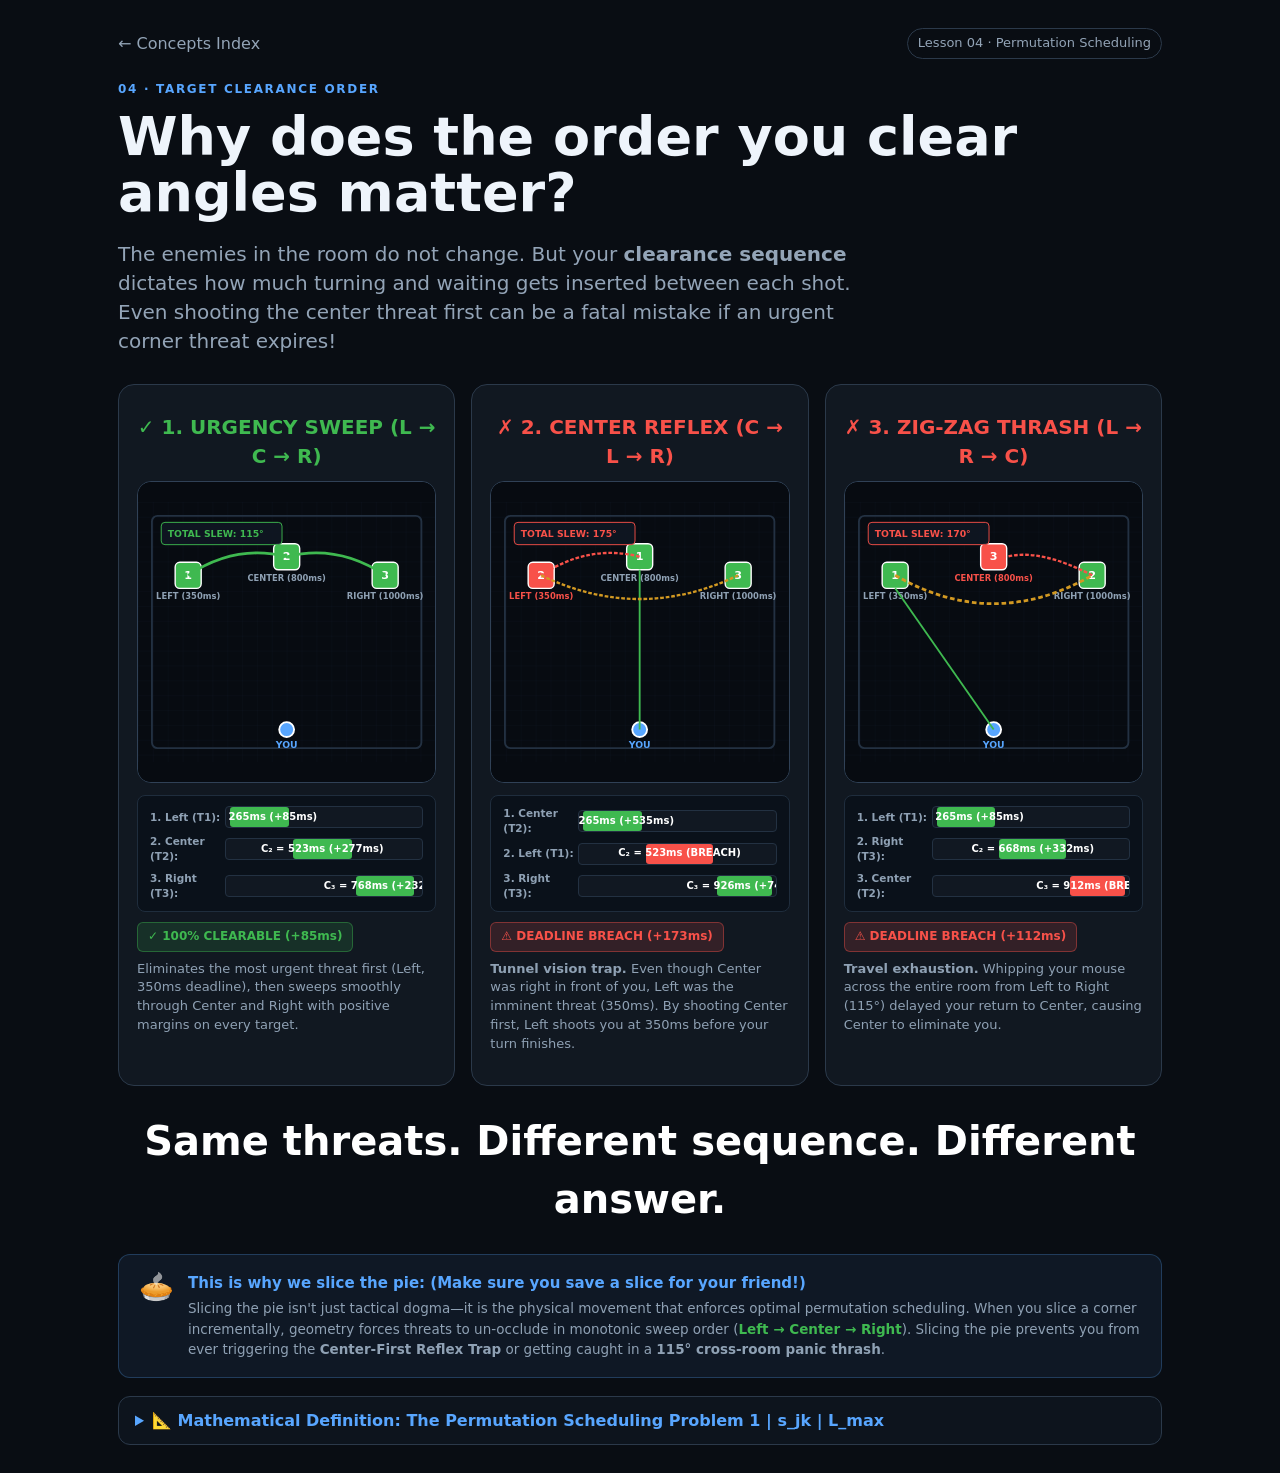
<file: explainer/concepts/04-clear-order.html>
<!doctype html>
<html lang="en">
<head>
  <meta charset="utf-8">
  <meta name="viewport" content="width=device-width,initial-scale=1">
  <title>04 — Target Clearance Order</title>
  <link rel="stylesheet" href="shared.css">
  <style>
    .scene-svg {
      width: 100%;
      height: 300px;
      display: block;
      background: #070b11;
      border-radius: 12px;
    }
    .grid3 {
      display: grid;
      grid-template-columns: repeat(3, 1fr);
      gap: 16px;
      margin-top: 20px;
    }
    .status-badge {
      display: inline-flex;
      align-items: center;
      gap: 6px;
      font-size: 12px;
      font-weight: 800;
      padding: 5px 10px;
      border-radius: 6px;
      margin-top: 10px;
    }
    .status-bad {
      background: rgba(248, 81, 73, 0.15);
      border: 1px solid rgba(248, 81, 73, 0.4);
      color: #f85149;
    }
    .status-good {
      background: rgba(63, 185, 80, 0.15);
      border: 1px solid rgba(63, 185, 80, 0.4);
      color: #3fb950;
    }
    .timeline-container {
      margin-top: 12px;
      background: #0a111a;
      border: 1px solid #1f2d3d;
      border-radius: 8px;
      padding: 10px 12px;
    }
    .t-row {
      display: flex;
      align-items: center;
      margin-bottom: 6px;
    }
    .t-row:last-child { margin-bottom: 0; }
    .t-label {
      width: 75px;
      font-size: 10.5px;
      font-weight: 800;
      color: #8fa1b4;
    }
    .t-track {
      flex: 1;
      height: 22px;
      background: #111822;
      border-radius: 4px;
      position: relative;
      overflow: hidden;
      border: 1px solid #233142;
    }
    .t-fill {
      position: absolute;
      top: 0;
      bottom: 0;
      border-radius: 3px;
      display: flex;
      align-items: center;
      justify-content: center;
      font-size: 10px;
      font-weight: 800;
      color: #fff;
      white-space: nowrap;
      box-sizing: border-box;
    }
    @media (max-width: 1000px) {
      .grid3 { grid-template-columns: 1fr; }
    }
  </style>
</head>
<body>
  <main class="wrap">
    <div class="top">
      <a class="back" href="index.html">← Concepts Index</a>
      <span class="pill">Lesson 04 · Permutation Scheduling</span>
    </div>

    <section class="hero">
      <div class="eyebrow">04 · TARGET CLEARANCE ORDER</div>
      <h1>Why does the order you clear angles matter?</h1>
      <p>The enemies in the room do not change. But your <strong>clearance sequence</strong> dictates how much turning and waiting gets inserted between each shot. Even shooting the center threat first can be a fatal mistake if an urgent corner threat expires!</p>
    </section>

    <!-- 3-Way Strategy Comparison -->
    <div class="grid3">
      
      <!-- CARD 1: OPTIMAL SWEEP -->
      <div class="card">
        <div class="compare-title good">✓ 1. URGENCY SWEEP (L → C → R)</div>
        <div class="scene">
          <svg class="scene-svg" viewBox="0 0 320 280">
            <defs>
              <pattern id="grid-c4-s1" width="16" height="16" patternUnits="userSpaceOnUse">
                <path d="M 16 0 L 0 0 0 16" fill="none" stroke="rgba(88, 166, 255, 0.04)" stroke-width="1"/>
              </pattern>
            </defs>
            <rect width="320" height="280" fill="url(#grid-c4-s1)"/>
            <rect x="15" y="15" width="290" height="250" fill="none" stroke="#233142" stroke-width="2" rx="6"/>

            <!-- Player -->
            <circle cx="160" cy="245" r="8" fill="#58a6ff" stroke="#fff" stroke-width="2"/>
            <text x="160" y="265" fill="#58a6ff" font-size="10" font-weight="900" text-anchor="middle">YOU</text>

            <!-- Targets -->
            <rect x="40" y="65" width="28" height="28" fill="#3fb950" stroke="#fff" stroke-width="1.5" rx="5"/>
            <text x="54" y="83" fill="#fff" font-size="12" font-weight="900" text-anchor="middle">1</text>
            <text x="54" y="105" fill="#8fa1b4" font-size="9" font-weight="bold" text-anchor="middle">LEFT (350ms)</text>

            <rect x="146" y="45" width="28" height="28" fill="#3fb950" stroke="#fff" stroke-width="1.5" rx="5"/>
            <text x="160" y="63" fill="#fff" font-size="12" font-weight="900" text-anchor="middle">2</text>
            <text x="160" y="85" fill="#8fa1b4" font-size="9" font-weight="bold" text-anchor="middle">CENTER (800ms)</text>

            <rect x="252" y="65" width="28" height="28" fill="#3fb950" stroke="#fff" stroke-width="1.5" rx="5"/>
            <text x="266" y="83" fill="#fff" font-size="12" font-weight="900" text-anchor="middle">3</text>
            <text x="266" y="105" fill="#8fa1b4" font-size="9" font-weight="bold" text-anchor="middle">RIGHT (1000ms)</text>

            <!-- Continuous Sweep Arc -->
            <path d="M 54 79 Q 105 45 160 59 Q 215 45 266 79" fill="none" stroke="#3fb950" stroke-width="3"/>

            <!-- Badge -->
            <rect x="25" y="22" width="130" height="24" fill="rgba(15, 22, 34, 0.92)" stroke="#3fb950" stroke-width="1" rx="4"/>
            <text x="32" y="38" fill="#3fb950" font-size="10" font-weight="900">TOTAL SLEW: 115°</text>
          </svg>
        </div>

        <div class="timeline-container">
          <div class="t-row"><span class="t-label">1. Left (T1):</span><div class="t-track"><div class="t-fill" style="left:2%;width:30%;background:#3fb950;">C₁ = 265ms (+85ms)</div></div></div>
          <div class="t-row"><span class="t-label">2. Center (T2):</span><div class="t-track"><div class="t-fill" style="left:34%;width:30%;background:#3fb950;">C₂ = 523ms (+277ms)</div></div></div>
          <div class="t-row"><span class="t-label">3. Right (T3):</span><div class="t-track"><div class="t-fill" style="left:66%;width:30%;background:#3fb950;">C₃ = 768ms (+232ms)</div></div></div>
        </div>

        <div class="status-badge status-good">✓ 100% CLEARABLE (+85ms)</div>
        <p style="margin-top: 8px; font-size: 13px; color: #8fa1b4;">Eliminates the most urgent threat first (Left, 350ms deadline), then sweeps smoothly through Center and Right with positive margins on every target.</p>
      </div>

      <!-- CARD 2: CENTER-FIRST REFLEX -->
      <div class="card">
        <div class="compare-title bad">✗ 2. CENTER REFLEX (C → L → R)</div>
        <div class="scene">
          <svg class="scene-svg" viewBox="0 0 320 280">
            <defs>
              <pattern id="grid-c4-s2" width="16" height="16" patternUnits="userSpaceOnUse">
                <path d="M 16 0 L 0 0 0 16" fill="none" stroke="rgba(88, 166, 255, 0.04)" stroke-width="1"/>
              </pattern>
            </defs>
            <rect width="320" height="280" fill="url(#grid-c4-s2)"/>
            <rect x="15" y="15" width="290" height="250" fill="none" stroke="#233142" stroke-width="2" rx="6"/>

            <!-- Player -->
            <circle cx="160" cy="245" r="8" fill="#58a6ff" stroke="#fff" stroke-width="2"/>
            <text x="160" y="265" fill="#58a6ff" font-size="10" font-weight="900" text-anchor="middle">YOU</text>

            <!-- Targets -->
            <rect x="146" y="45" width="28" height="28" fill="#3fb950" stroke="#fff" stroke-width="1.5" rx="5"/>
            <text x="160" y="63" fill="#fff" font-size="12" font-weight="900" text-anchor="middle">1</text>
            <text x="160" y="85" fill="#8fa1b4" font-size="9" font-weight="bold" text-anchor="middle">CENTER (800ms)</text>

            <rect x="40" y="65" width="28" height="28" fill="#f85149" stroke="#fff" stroke-width="1.5" rx="5"/>
            <text x="54" y="83" fill="#fff" font-size="12" font-weight="900" text-anchor="middle">2</text>
            <text x="54" y="105" fill="#f85149" font-size="9" font-weight="bold" text-anchor="middle">LEFT (350ms)</text>

            <rect x="252" y="65" width="28" height="28" fill="#3fb950" stroke="#fff" stroke-width="1.5" rx="5"/>
            <text x="266" y="83" fill="#fff" font-size="12" font-weight="900" text-anchor="middle">3</text>
            <text x="266" y="105" fill="#8fa1b4" font-size="9" font-weight="bold" text-anchor="middle">RIGHT (1000ms)</text>

            <!-- Trajectory lines -->
            <line x1="160" y1="245" x2="160" y2="73" stroke="#3fb950" stroke-width="2"/>
            <path d="M 160 59 Q 105 45 54 79" fill="none" stroke="#f85149" stroke-width="2.5" stroke-dasharray="4,2"/>
            <path d="M 54 79 Q 160 130 266 79" fill="none" stroke="#d29922" stroke-width="2.5" stroke-dasharray="4,2"/>

            <!-- Badge -->
            <rect x="25" y="22" width="130" height="24" fill="rgba(15, 22, 34, 0.92)" stroke="#f85149" stroke-width="1" rx="4"/>
            <text x="32" y="38" fill="#f85149" font-size="10" font-weight="900">TOTAL SLEW: 175°</text>
          </svg>
        </div>

        <div class="timeline-container">
          <div class="t-row"><span class="t-label">1. Center (T2):</span><div class="t-track"><div class="t-fill" style="left:2%;width:30%;background:#3fb950;">C₁ = 265ms (+535ms)</div></div></div>
          <div class="t-row"><span class="t-label">2. Left (T1):</span><div class="t-track"><div class="t-fill" style="left:34%;width:34%;background:#f85149;">C₂ = 523ms (BREACH)</div></div></div>
          <div class="t-row"><span class="t-label">3. Right (T3):</span><div class="t-track"><div class="t-fill" style="left:70%;width:28%;background:#3fb950;">C₃ = 926ms (+74ms)</div></div></div>
        </div>

        <div class="status-badge status-bad">⚠️ DEADLINE BREACH (+173ms)</div>
        <p style="margin-top: 8px; font-size: 13px; color: #8fa1b4;"><strong>Tunnel vision trap.</strong> Even though Center was right in front of you, Left was the imminent threat (350ms). By shooting Center first, Left shoots you at 350ms before your turn finishes.</p>
      </div>

      <!-- CARD 3: ZIG-ZAG THRASH -->
      <div class="card">
        <div class="compare-title bad">✗ 3. ZIG-ZAG THRASH (L → R → C)</div>
        <div class="scene">
          <svg class="scene-svg" viewBox="0 0 320 280">
            <defs>
              <pattern id="grid-c4-s3" width="16" height="16" patternUnits="userSpaceOnUse">
                <path d="M 16 0 L 0 0 0 16" fill="none" stroke="rgba(88, 166, 255, 0.04)" stroke-width="1"/>
              </pattern>
            </defs>
            <rect width="320" height="280" fill="url(#grid-c4-s3)"/>
            <rect x="15" y="15" width="290" height="250" fill="none" stroke="#233142" stroke-width="2" rx="6"/>

            <!-- Player -->
            <circle cx="160" cy="245" r="8" fill="#58a6ff" stroke="#fff" stroke-width="2"/>
            <text x="160" y="265" fill="#58a6ff" font-size="10" font-weight="900" text-anchor="middle">YOU</text>

            <!-- Targets -->
            <rect x="40" y="65" width="28" height="28" fill="#3fb950" stroke="#fff" stroke-width="1.5" rx="5"/>
            <text x="54" y="83" fill="#fff" font-size="12" font-weight="900" text-anchor="middle">1</text>
            <text x="54" y="105" fill="#8fa1b4" font-size="9" font-weight="bold" text-anchor="middle">LEFT (350ms)</text>

            <rect x="252" y="65" width="28" height="28" fill="#3fb950" stroke="#fff" stroke-width="1.5" rx="5"/>
            <text x="266" y="83" fill="#fff" font-size="12" font-weight="900" text-anchor="middle">2</text>
            <text x="266" y="105" fill="#8fa1b4" font-size="9" font-weight="bold" text-anchor="middle">RIGHT (1000ms)</text>

            <rect x="146" y="45" width="28" height="28" fill="#f85149" stroke="#fff" stroke-width="1.5" rx="5"/>
            <text x="160" y="63" fill="#fff" font-size="12" font-weight="900" text-anchor="middle">3</text>
            <text x="160" y="85" fill="#f85149" font-size="9" font-weight="bold" text-anchor="middle">CENTER (800ms)</text>

            <!-- 115 deg Cross-Room Whip -->
            <line x1="160" y1="245" x2="54" y2="93" stroke="#3fb950" stroke-width="2"/>
            <path d="M 54 79 Q 160 140 266 79" fill="none" stroke="#d29922" stroke-width="3" stroke-dasharray="5,3"/>
            <path d="M 266 79 Q 210 50 174 59" fill="none" stroke="#f85149" stroke-width="2.5" stroke-dasharray="4,2"/>

            <!-- Badge -->
            <rect x="25" y="22" width="130" height="24" fill="rgba(15, 22, 34, 0.92)" stroke="#f85149" stroke-width="1" rx="4"/>
            <text x="32" y="38" fill="#f85149" font-size="10" font-weight="900">TOTAL SLEW: 170°</text>
          </svg>
        </div>

        <div class="timeline-container">
          <div class="t-row"><span class="t-label">1. Left (T1):</span><div class="t-track"><div class="t-fill" style="left:2%;width:30%;background:#3fb950;">C₁ = 265ms (+85ms)</div></div></div>
          <div class="t-row"><span class="t-label">2. Right (T3):</span><div class="t-track"><div class="t-fill" style="left:34%;width:34%;background:#3fb950;">C₂ = 668ms (+332ms)</div></div></div>
          <div class="t-row"><span class="t-label">3. Center (T2):</span><div class="t-track"><div class="t-fill" style="left:70%;width:28%;background:#f85149;">C₃ = 912ms (BREACH)</div></div></div>
        </div>

        <div class="status-badge status-bad">⚠️ DEADLINE BREACH (+112ms)</div>
        <p style="margin-top: 8px; font-size: 13px; color: #8fa1b4;"><strong>Travel exhaustion.</strong> Whipping your mouse across the entire room from Left to Right (115°) delayed your return to Center, causing Center to eliminate you.</p>
      </div>

    </div>

    <div class="takeaway">Same threats. Different sequence. Different answer.</div>

    <!-- Slicing the Pie Connection -->
    <div style="background: rgba(88, 166, 255, 0.08); border: 1px solid rgba(88, 166, 255, 0.25); border-radius: 12px; padding: 18px 20px; margin-top: 20px; display: flex; gap: 14px; align-items: flex-start;">
      <span style="font-size: 28px; line-height: 1;">🥧</span>
      <div>
        <div style="font-size: 15px; font-weight: 800; color: #58a6ff; margin-bottom: 4px;">This is why we slice the pie: (Make sure you save a slice for your friend!)</div>
        <p style="margin: 0; font-size: 13.5px; line-height: 1.5; color: #8fa1b4;">
          Slicing the pie isn't just tactical dogma—it is the physical movement that enforces optimal permutation scheduling. When you slice a corner incrementally, geometry forces threats to un-occlude in monotonic sweep order (<strong style="color: #3fb950;">Left → Center → Right</strong>). Slicing the pie prevents you from ever triggering the <strong>Center-First Reflex Trap</strong> or getting caught in a <strong>115° cross-room panic thrash</strong>.
        </p>
      </div>
    </div>

    <!-- Mathematical Details with Clean Typography -->
    <details class="math">
      <summary>📐 Mathematical Definition: The Permutation Scheduling Problem 1 | s_jk | L_max</summary>
      <div class="eq">Completion Time: C<sub>j</sub><sup>π</sup> = C<sub>j-1</sub><sup>π</sup> + ( |θ<sub>j</sub> − θ<sub>j-1</sub>| / ω<sub>aim</sub> ) + p<sub>j</sub></div>
      <div class="eq" style="font-size: 20px; margin-top: 10px;">Maximum Lateness: L<sup>π</sup> = max<sub>j</sub> ( C<sub>j</sub><sup>π</sup> − D<sub>j</sub> ) &nbsp;&nbsp;|&nbsp;&nbsp; Optimal Schedule: π* = arg min<sub>π</sub> L<sup>π</sup></div>
      <p>In classical single-machine scheduling with sequence-dependent setup times (<em>1 | s<sub>jk</sub> | L<sub>max</sub></em>), the optimal sequence π* must balance two conflicting forces:</p>
      <ul>
        <li><strong>Earliest Deadline First (EDF):</strong> High-urgency threats with tight deadlines (such as Left at 350 ms) must be cleared before low-urgency threats (such as Center at 800 ms). Shooting Center first creates a +173 ms deadline breach on Left despite zero initial slew.</li>
        <li><strong>Shortest Slew Path:</strong> Minimizing reticle travel between subsequent threats prevents travel exhaustion from causing a late deadline breach on the final targets.</li>
      </ul>
    </details>
  </main>
</body>
</html>
</file>
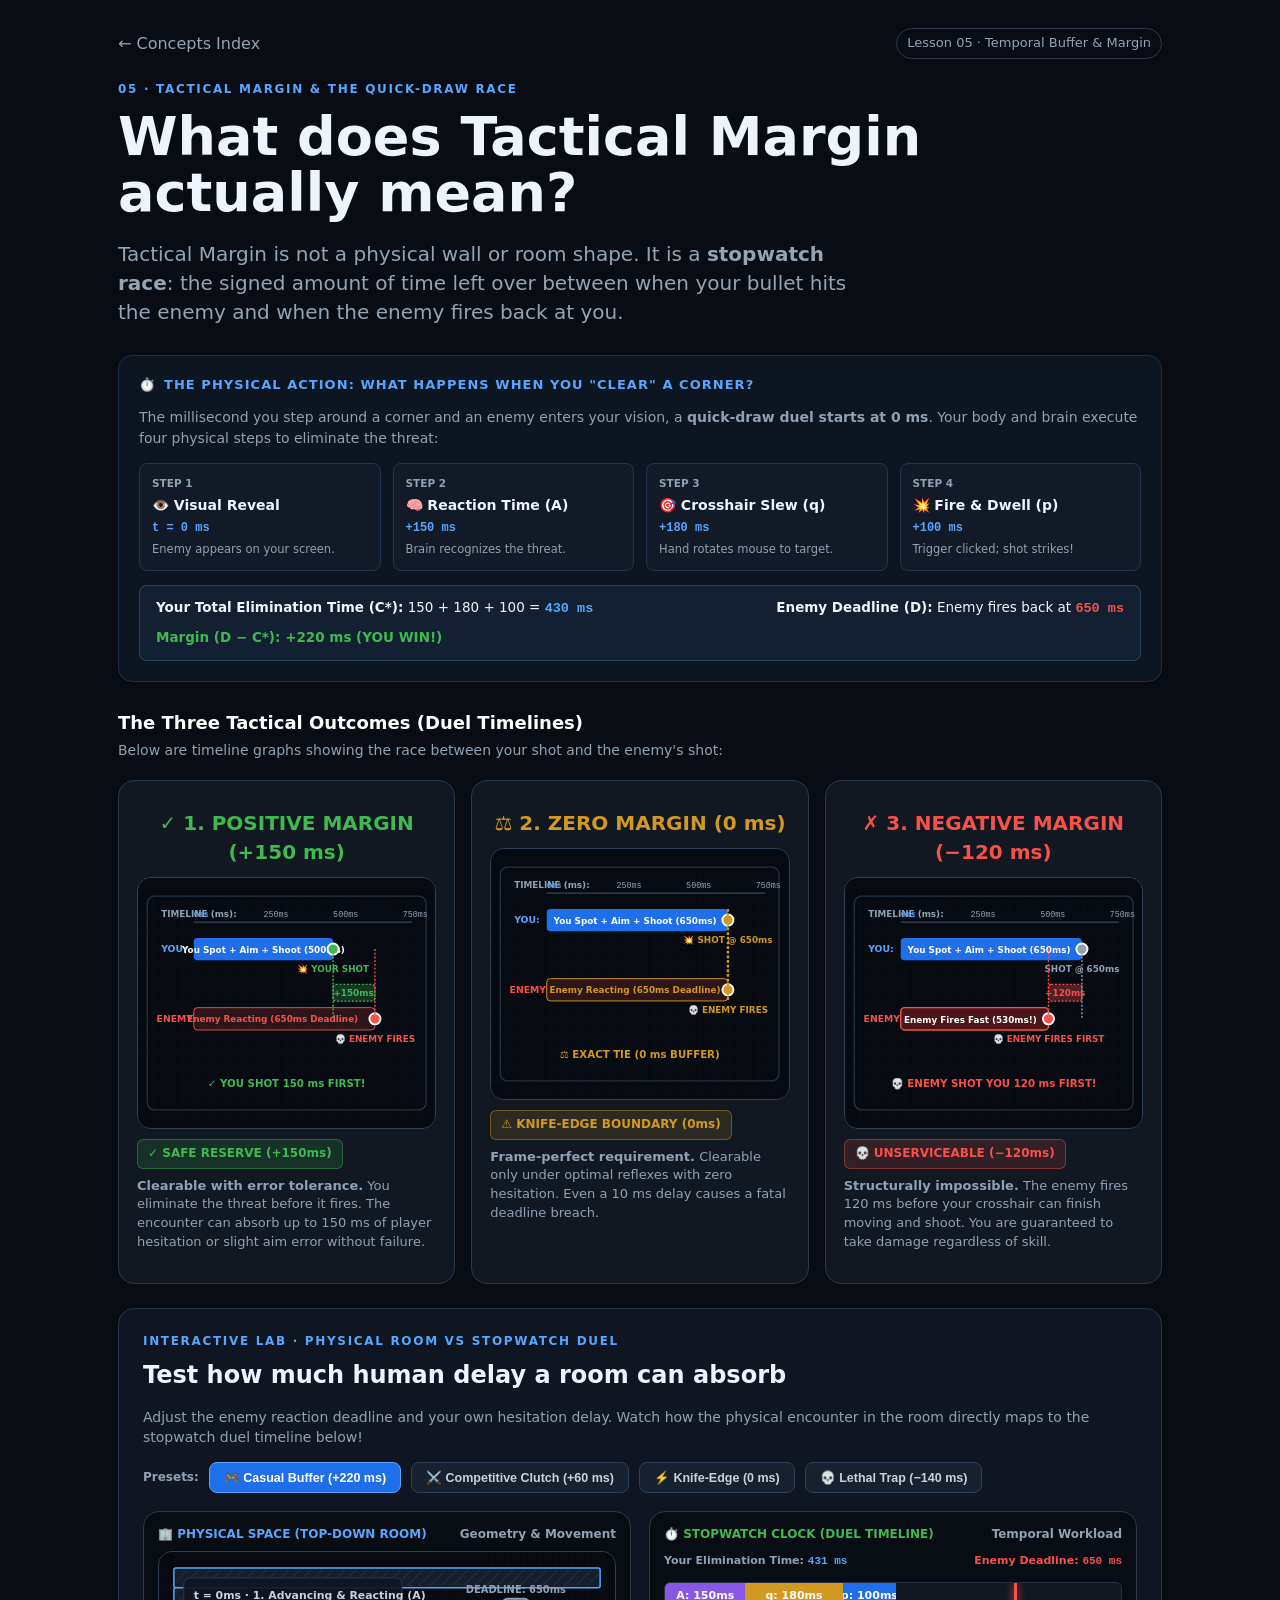
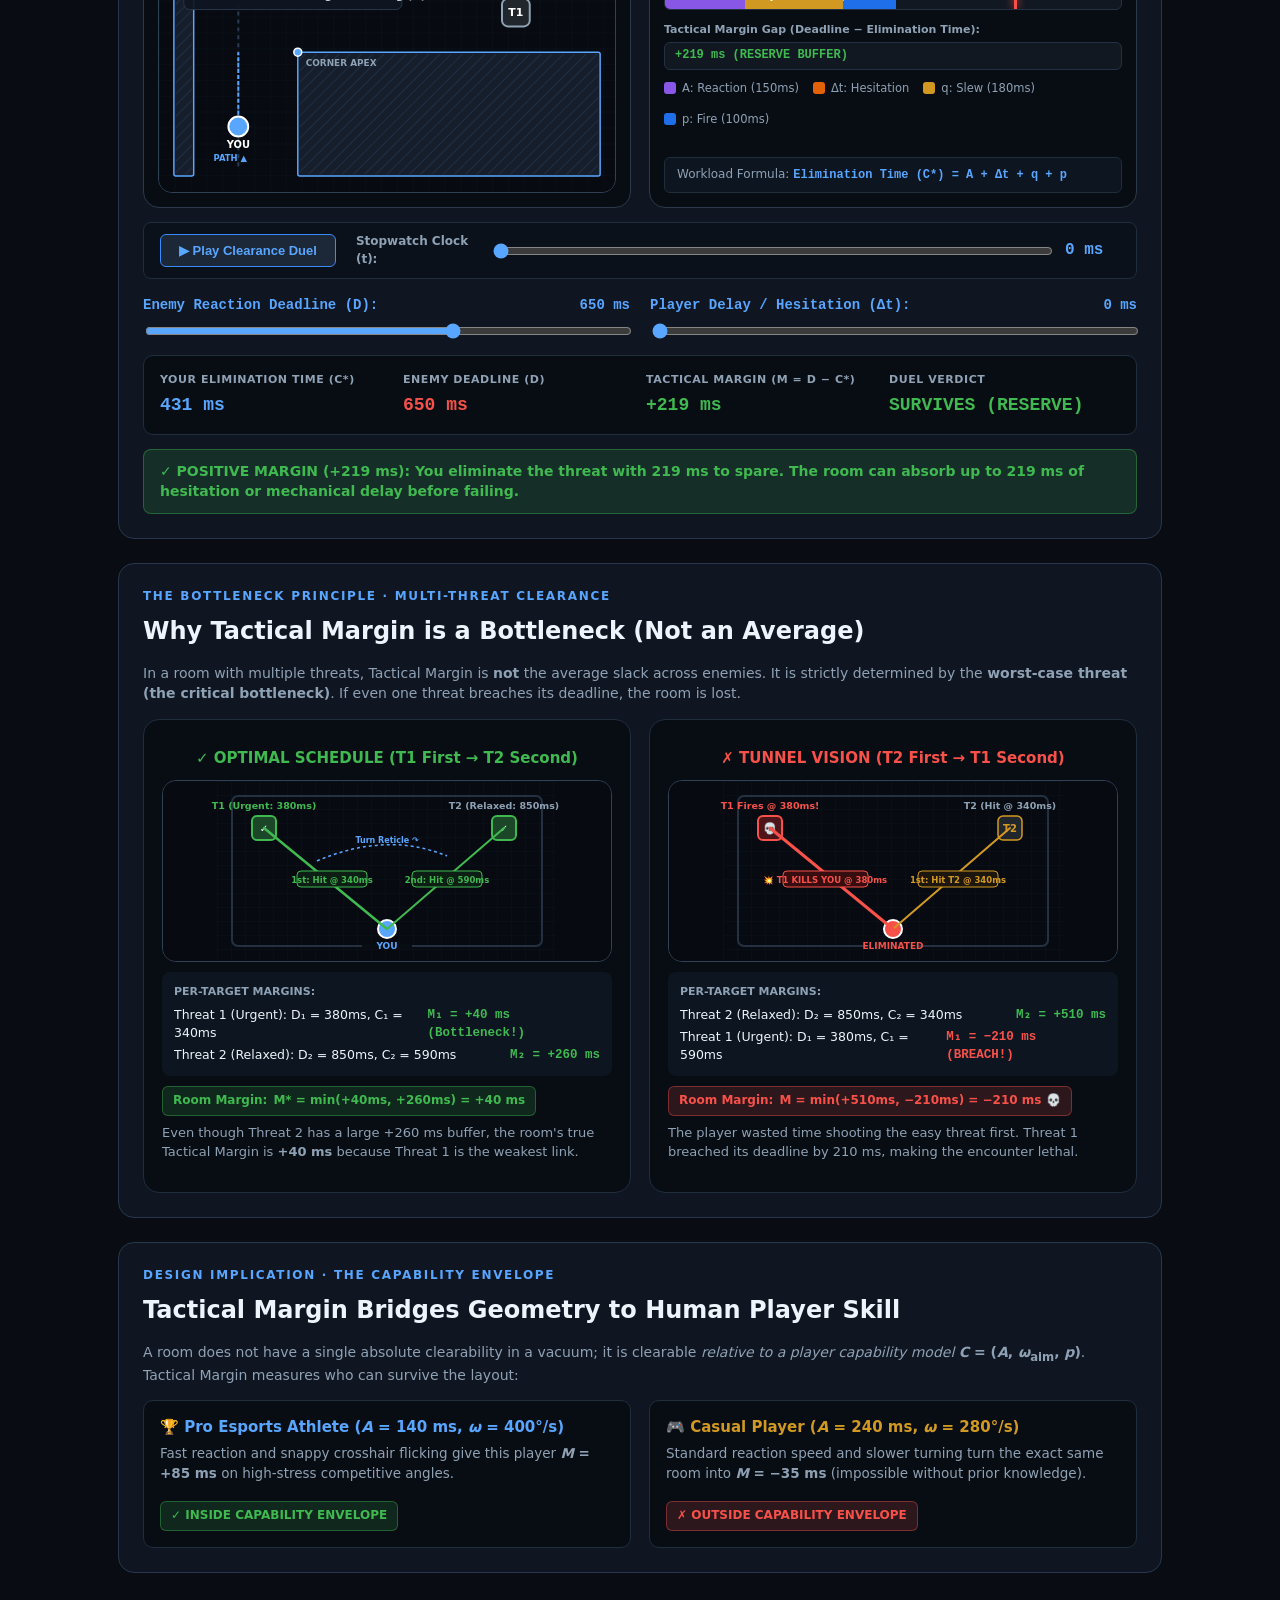
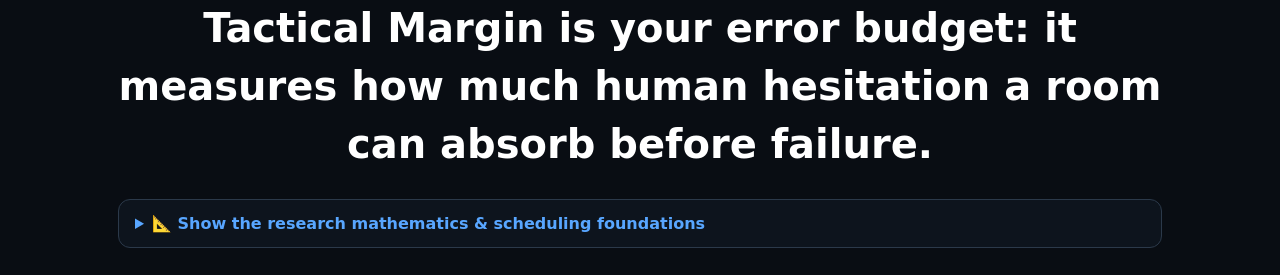
<file: explainer/concepts/05-tactical-margin.html>
<!doctype html>
<html lang="en">
<head>
  <meta charset="utf-8">
  <meta name="viewport" content="width=device-width,initial-scale=1">
  <title>05 — Tactical Margin & Error Budget</title>
  <link rel="stylesheet" href="shared.css">
  <style>
    .scene-svg {
      width: 100%;
      height: 250px;
      display: block;
      background: #070b11;
      border-radius: 12px;
    }
    .grid3 {
      display: grid;
      grid-template-columns: repeat(3, 1fr);
      gap: 16px;
      margin-top: 20px;
    }
    .primer-box {
      background: #0d1520;
      border: 1px solid #1f3046;
      border-radius: 14px;
      padding: 20px;
      margin: 20px 0 28px 0;
    }
    .primer-title {
      font-size: 13px;
      font-weight: 800;
      letter-spacing: 0.08em;
      text-transform: uppercase;
      color: #58a6ff;
      margin-bottom: 12px;
      display: flex;
      align-items: center;
      gap: 8px;
    }
    .primer-steps {
      display: grid;
      grid-template-columns: repeat(4, 1fr);
      gap: 12px;
      margin-top: 14px;
    }
    .primer-step {
      background: #111a26;
      border: 1px solid #23364f;
      border-radius: 8px;
      padding: 12px;
    }
    .primer-step .step-num {
      font-size: 10.5px;
      font-weight: 800;
      color: #8fa1b4;
      text-transform: uppercase;
    }
    .primer-step .step-name {
      font-size: 14px;
      font-weight: 900;
      color: #eef4fb;
      margin: 4px 0;
    }
    .primer-step .step-time {
      font-size: 12px;
      font-family: monospace;
      color: #58a6ff;
      font-weight: 700;
    }
    .status-badge {
      display: inline-flex;
      align-items: center;
      gap: 6px;
      font-size: 12px;
      font-weight: 800;
      padding: 5px 10px;
      border-radius: 6px;
      margin-top: 10px;
    }
    .status-bad {
      background: rgba(248, 81, 73, 0.15);
      border: 1px solid rgba(248, 81, 73, 0.4);
      color: #f85149;
    }
    .status-good {
      background: rgba(63, 185, 80, 0.15);
      border: 1px solid rgba(63, 185, 80, 0.4);
      color: #3fb950;
    }
    .status-warn {
      background: rgba(210, 153, 34, 0.15);
      border: 1px solid rgba(210, 153, 34, 0.4);
      color: #d29922;
    }
    .timeline-bar {
      display: flex;
      height: 28px;
      border-radius: 6px;
      overflow: hidden;
      margin: 12px 0 6px 0;
      background: #111822;
      border: 1px solid #233142;
      position: relative;
    }
    .seg-react {
      background: #8957e5;
      display: flex;
      align-items: center;
      justify-content: center;
      color: #fff;
      font-size: 11px;
      font-weight: 800;
      white-space: nowrap;
      overflow: hidden;
    }
    .seg-delay {
      background: #e36209;
      display: flex;
      align-items: center;
      justify-content: center;
      color: #fff;
      font-size: 11px;
      font-weight: 800;
      white-space: nowrap;
      overflow: hidden;
    }
    .seg-slew {
      background: #d29922;
      display: flex;
      align-items: center;
      justify-content: center;
      color: #fff;
      font-size: 11px;
      font-weight: 800;
      white-space: nowrap;
      overflow: hidden;
    }
    .seg-service {
      background: #1f6feb;
      display: flex;
      align-items: center;
      justify-content: center;
      color: #fff;
      font-size: 11px;
      font-weight: 800;
      white-space: nowrap;
      overflow: hidden;
    }
    .deadline-marker {
      position: absolute;
      top: 0;
      bottom: 0;
      width: 3px;
      background: #f85149;
      box-shadow: 0 0 8px #f85149;
      z-index: 10;
    }
    .deadline-label {
      position: absolute;
      top: -18px;
      font-size: 10px;
      font-weight: 900;
      color: #f85149;
      transform: translateX(-50%);
      white-space: nowrap;
    }
    .interactive-card {
      margin-top: 24px;
      background: #0f1622;
      border: 1px solid #28374d;
      border-radius: 16px;
      padding: 24px;
    }
    .preset-bar {
      display: flex;
      gap: 10px;
      flex-wrap: wrap;
      margin: 14px 0 18px 0;
    }
    .btn-preset {
      background: #16202e;
      border: 1px solid #2e4159;
      color: #c9d1d9;
      font-size: 12.5px;
      font-weight: 700;
      padding: 7px 14px;
      border-radius: 8px;
      cursor: pointer;
      display: inline-flex;
      align-items: center;
      gap: 6px;
      transition: all 0.15s ease;
    }
    .btn-preset:hover {
      background: #223249;
      color: #fff;
      border-color: #58a6ff;
    }
    .btn-preset.active {
      background: #1f6feb;
      border-color: #58a6ff;
      color: #fff;
    }
    .slider-row {
      display: grid;
      grid-template-columns: 1fr 1fr;
      gap: 20px;
      margin: 16px 0 8px 0;
    }
    .slider-group {
      display: flex;
      flex-direction: column;
      gap: 6px;
    }
    .slider-group label {
      display: flex;
      justify-content: space-between;
      font-size: 13px;
      font-weight: 700;
      color: #8fa1b4;
    }
    .slider-group label span {
      color: #58a6ff;
      font-family: monospace;
      font-size: 14px;
    }
    input[type=range] {
      width: 100%;
      accent-color: #58a6ff;
      cursor: pointer;
    }
    .metric-callout {
      display: grid;
      grid-template-columns: repeat(4, 1fr);
      gap: 12px;
      background: #080d14;
      border: 1px solid #1f2d3d;
      padding: 16px;
      border-radius: 10px;
      margin-top: 14px;
    }
    .metric-box {
      display: flex;
      flex-direction: column;
      gap: 4px;
    }
    .metric-box .lbl {
      font-size: 11px;
      font-weight: 700;
      color: #8fa1b4;
      text-transform: uppercase;
      letter-spacing: 0.05em;
    }
    .metric-box .val {
      font-size: 18px;
      font-weight: 900;
      font-family: monospace;
    }
    .anim-btn-bar {
      display: flex;
      justify-content: space-between;
      align-items: center;
      margin-top: 14px;
      background: #0a111a;
      padding: 10px 16px;
      border-radius: 8px;
      border: 1px solid #1f2d3d;
    }
    .btn-anim {
      background: #1c2738;
      border: 1px solid #388bfd;
      color: #58a6ff;
      font-size: 13px;
      font-weight: 700;
      padding: 8px 18px;
      border-radius: 6px;
      cursor: pointer;
      display: inline-flex;
      align-items: center;
      gap: 8px;
      transition: all 0.15s ease;
    }
    .btn-anim:hover {
      background: #263852;
      color: #fff;
    }
    .btn-anim.playing {
      background: #238636;
      border-color: #3fb950;
      color: #fff;
    }
    .verdict-banner {
      padding: 12px 16px;
      border-radius: 8px;
      font-size: 14px;
      font-weight: 800;
      margin-top: 14px;
      display: flex;
      align-items: center;
      gap: 10px;
      line-height: 1.4;
    }
    .legend-row {
      display: flex;
      flex-wrap: wrap;
      gap: 14px;
      margin-top: 10px;
      font-size: 11.5px;
      color: #8fa1b4;
    }
    .legend-item {
      display: inline-flex;
      align-items: center;
      gap: 6px;
    }
    .legend-chip {
      width: 12px;
      height: 12px;
      border-radius: 3px;
      display: inline-block;
    }
    @media (max-width: 1000px) {
      .grid3 { grid-template-columns: 1fr; }
      .primer-steps { grid-template-columns: 1fr 1fr; }
      .metric-callout { grid-template-columns: 1fr 1fr; }
      .slider-row { grid-template-columns: 1fr; }
    }
  </style>
</head>
<body>
  <main class="wrap">
    <div class="top">
      <a class="back" href="index.html">← Concepts Index</a>
      <span class="pill">Lesson 05 · Temporal Buffer & Margin</span>
    </div>

    <section class="hero">
      <div class="eyebrow">05 · TACTICAL MARGIN & THE QUICK-DRAW RACE</div>
      <h1>What does Tactical Margin actually mean?</h1>
      <p>Tactical Margin is not a physical wall or room shape. It is a <strong>stopwatch race</strong>: the signed amount of time left over between when your bullet hits the enemy and when the enemy fires back at you.</p>
    </section>

    <!-- PLAIN-ENGLISH PRIMER: WHAT IS A CLEAR? -->
    <div class="primer-box">
      <div class="primer-title">
        <span>⏱️</span>
        <span>THE PHYSICAL ACTION: WHAT HAPPENS WHEN YOU "CLEAR" A CORNER?</span>
      </div>
      <p style="margin: 0; font-size: 14px; color: #8fa1b4; line-height: 1.5;">
        The millisecond you step around a corner and an enemy enters your vision, a <strong>quick-draw duel starts at 0 ms</strong>. Your body and brain execute four physical steps to eliminate the threat:
      </p>

      <div class="primer-steps">
        <div class="primer-step">
          <div class="step-num">Step 1</div>
          <div class="step-name">👁️ Visual Reveal</div>
          <div class="step-time">t = 0 ms</div>
          <div style="font-size: 11.5px; color: #8fa1b4; margin-top: 4px;">Enemy appears on your screen.</div>
        </div>
        <div class="primer-step">
          <div class="step-num">Step 2</div>
          <div class="step-name">🧠 Reaction Time (A)</div>
          <div class="step-time">+150 ms</div>
          <div style="font-size: 11.5px; color: #8fa1b4; margin-top: 4px;">Brain recognizes the threat.</div>
        </div>
        <div class="primer-step">
          <div class="step-num">Step 3</div>
          <div class="step-name">🎯 Crosshair Slew (q)</div>
          <div class="step-time">+180 ms</div>
          <div style="font-size: 11.5px; color: #8fa1b4; margin-top: 4px;">Hand rotates mouse to target.</div>
        </div>
        <div class="primer-step">
          <div class="step-num">Step 4</div>
          <div class="step-name">💥 Fire & Dwell (p)</div>
          <div class="step-time">+100 ms</div>
          <div style="font-size: 11.5px; color: #8fa1b4; margin-top: 4px;">Trigger clicked; shot strikes!</div>
        </div>
      </div>

      <div style="background: rgba(88, 166, 255, 0.08); border: 1px solid rgba(88, 166, 255, 0.25); border-radius: 8px; padding: 12px 16px; margin-top: 14px; display: flex; justify-content: space-between; align-items: center; flex-wrap: wrap; gap: 10px;">
        <span style="font-size: 13.5px; color: #eef4fb;"><strong>Your Total Elimination Time (C*):</strong> 150 + 180 + 100 = <strong style="color: #58a6ff; font-family: monospace;">430 ms</strong></span>
        <span style="font-size: 13.5px; color: #eef4fb;"><strong>Enemy Deadline (D):</strong> Enemy fires back at <strong style="color: #f85149; font-family: monospace;">650 ms</strong></span>
        <span style="font-size: 13.5px; color: #3fb950; font-weight: 800;">Margin (D − C*): +220 ms (YOU WIN!)</span>
      </div>
    </div>

    <!-- SECTION 1: THE THREE TACTICAL REGIMES (DUAL-TRACK DUEL COMPARISON) -->
    <div style="font-size: 18px; font-weight: 900; color: #fff; margin-bottom: 4px;">The Three Tactical Outcomes (Duel Timelines)</div>
    <p style="color: #8fa1b4; font-size: 14px; margin-top: 0;">Below are timeline graphs showing the race between your shot and the enemy's shot:</p>

    <div class="grid3">
      
      <!-- CARD 1: POSITIVE MARGIN -->
      <div class="card">
        <div class="compare-title good">✓ 1. POSITIVE MARGIN (+150 ms)</div>
        <div class="scene" style="min-height: 250px;">
          <svg class="scene-svg" viewBox="0 0 320 250" style="height: 250px;">
            <defs>
              <pattern id="grid-c5-p1" width="16" height="16" patternUnits="userSpaceOnUse">
                <path d="M 16 0 L 0 0 0 16" fill="none" stroke="rgba(88, 166, 255, 0.04)" stroke-width="1"/>
              </pattern>
            </defs>
            <rect width="320" height="250" fill="url(#grid-c5-p1)"/>
            <rect x="10" y="10" width="300" height="230" fill="none" stroke="#233142" stroke-width="1.5" rx="8"/>

            <!-- Time Axis Header -->
            <text x="25" y="32" fill="#8fa1b4" font-size="9.5" font-weight="900">TIMELINE (ms):</text>
            <text x="60" y="32" fill="#58a6ff" font-size="9" font-family="monospace">0ms</text>
            <text x="135" y="32" fill="#8fa1b4" font-size="9" font-family="monospace">250ms</text>
            <text x="210" y="32" fill="#8fa1b4" font-size="9" font-family="monospace">500ms</text>
            <text x="285" y="32" fill="#8fa1b4" font-size="9" font-family="monospace">750ms</text>
            <line x1="60" y1="38" x2="295" y2="38" stroke="#33465d" stroke-width="1.5"/>

            <!-- Track 1: YOU -->
            <text x="25" y="70" fill="#58a6ff" font-size="10" font-weight="900">YOU:</text>
            <!-- You bar: 0 to 500ms (scale: 60px to 210px -> width 150px) -->
            <rect x="60" y="55" width="150" height="24" rx="4" fill="#1f6feb"/>
            <text x="135" y="71" fill="#fff" font-size="9.5" font-weight="900" text-anchor="middle">You Spot + Aim + Shoot (500ms)</text>
            <circle cx="210" cy="67" r="6" fill="#3fb950" stroke="#fff" stroke-width="2"/>
            <text x="210" y="92" fill="#3fb950" font-size="9.5" font-weight="900" text-anchor="middle">💥 YOUR SHOT</text>

            <!-- Track 2: ENEMY -->
            <text x="20" y="145" fill="#f85149" font-size="10" font-weight="900">ENEMY:</text>
            <!-- Enemy bar: 0 to 650ms (scale: 60px to 255px -> width 195px) -->
            <rect x="60" y="130" width="195" height="24" rx="4" fill="#2d1519" stroke="#f85149" stroke-width="1"/>
            <text x="145" y="146" fill="#f85149" font-size="9.5" font-weight="bold" text-anchor="middle">Enemy Reacting (650ms Deadline)</text>
            <circle cx="255" cy="142" r="6" fill="#f85149" stroke="#fff" stroke-width="2"/>
            <text x="255" y="167" fill="#f85149" font-size="9.5" font-weight="900" text-anchor="middle">💀 ENEMY FIRES</text>

            <!-- Reserve Buffer Bracket (from 210px to 255px -> 150ms buffer) -->
            <rect x="210" y="105" width="45" height="18" rx="3" fill="rgba(63, 185, 80, 0.25)" stroke="#3fb950" stroke-width="1.5" stroke-dasharray="2,2"/>
            <line x1="210" y1="67" x2="210" y2="142" stroke="#3fb950" stroke-width="1.5" stroke-dasharray="2,2"/>
            <line x1="255" y1="67" x2="255" y2="142" stroke="#f85149" stroke-width="1.5" stroke-dasharray="2,2"/>
            <text x="232" y="118" fill="#3fb950" font-size="9.5" font-weight="900" text-anchor="middle">+150ms</text>
            
            <text x="160" y="215" fill="#3fb950" font-size="11" font-weight="900" text-anchor="middle">✓ YOU SHOT 150 ms FIRST!</text>
          </svg>
        </div>

        <div class="status-badge status-good">✓ SAFE RESERVE (+150ms)</div>
        <p style="margin-top: 8px; font-size: 13px; color: #8fa1b4;"><strong>Clearable with error tolerance.</strong> You eliminate the threat before it fires. The encounter can absorb up to 150 ms of player hesitation or slight aim error without failure.</p>
      </div>

      <!-- CARD 2: ZERO MARGIN -->
      <div class="card">
        <div class="compare-title warn">⚖️ 2. ZERO MARGIN (0 ms)</div>
        <div class="scene" style="min-height: 250px;">
          <svg class="scene-svg" viewBox="0 0 320 250" style="height: 250px;">
            <defs>
              <pattern id="grid-c5-p2" width="16" height="16" patternUnits="userSpaceOnUse">
                <path d="M 16 0 L 0 0 0 16" fill="none" stroke="rgba(88, 166, 255, 0.04)" stroke-width="1"/>
              </pattern>
            </defs>
            <rect width="320" height="250" fill="url(#grid-c5-p2)"/>
            <rect x="10" y="10" width="300" height="230" fill="none" stroke="#233142" stroke-width="1.5" rx="8"/>

            <!-- Time Axis Header -->
            <text x="25" y="32" fill="#8fa1b4" font-size="9.5" font-weight="900">TIMELINE (ms):</text>
            <text x="60" y="32" fill="#58a6ff" font-size="9" font-family="monospace">0ms</text>
            <text x="135" y="32" fill="#8fa1b4" font-size="9" font-family="monospace">250ms</text>
            <text x="210" y="32" fill="#8fa1b4" font-size="9" font-family="monospace">500ms</text>
            <text x="285" y="32" fill="#8fa1b4" font-size="9" font-family="monospace">750ms</text>
            <line x1="60" y1="38" x2="295" y2="38" stroke="#33465d" stroke-width="1.5"/>

            <!-- Track 1: YOU -->
            <text x="25" y="70" fill="#58a6ff" font-size="10" font-weight="900">YOU:</text>
            <!-- You bar: 0 to 650ms (scale: 60px to 255px -> width 195px) -->
            <rect x="60" y="55" width="195" height="24" rx="4" fill="#1f6feb"/>
            <text x="155" y="71" fill="#fff" font-size="9.5" font-weight="900" text-anchor="middle">You Spot + Aim + Shoot (650ms)</text>
            <circle cx="255" cy="67" r="6" fill="#d29922" stroke="#fff" stroke-width="2"/>
            <text x="255" y="92" fill="#d29922" font-size="9.5" font-weight="900" text-anchor="middle">💥 SHOT @ 650ms</text>

            <!-- Track 2: ENEMY -->
            <text x="20" y="145" fill="#f85149" font-size="10" font-weight="900">ENEMY:</text>
            <!-- Enemy bar: 0 to 650ms (scale: 60px to 255px -> width 195px) -->
            <rect x="60" y="130" width="195" height="24" rx="4" fill="#2d1519" stroke="#d29922" stroke-width="1"/>
            <text x="155" y="146" fill="#d29922" font-size="9.5" font-weight="bold" text-anchor="middle">Enemy Reacting (650ms Deadline)</text>
            <circle cx="255" cy="142" r="6" fill="#d29922" stroke="#fff" stroke-width="2"/>
            <text x="255" y="167" fill="#d29922" font-size="9.5" font-weight="900" text-anchor="middle">💀 ENEMY FIRES</text>

            <!-- Zero Margin Alignment Line -->
            <line x1="255" y1="55" x2="255" y2="155" stroke="#d29922" stroke-width="2.5" stroke-dasharray="3,2"/>
            
            <text x="160" y="215" fill="#d29922" font-size="11" font-weight="900" text-anchor="middle">⚖️ EXACT TIE (0 ms BUFFER)</text>
          </svg>
        </div>

        <div class="status-badge status-warn">⚠️ KNIFE-EDGE BOUNDARY (0ms)</div>
        <p style="margin-top: 8px; font-size: 13px; color: #8fa1b4;"><strong>Frame-perfect requirement.</strong> Clearable only under optimal reflexes with zero hesitation. Even a 10 ms delay causes a fatal deadline breach.</p>
      </div>

      <!-- CARD 3: NEGATIVE MARGIN -->
      <div class="card">
        <div class="compare-title bad">✗ 3. NEGATIVE MARGIN (−120 ms)</div>
        <div class="scene" style="min-height: 250px;">
          <svg class="scene-svg" viewBox="0 0 320 250" style="height: 250px;">
            <defs>
              <pattern id="grid-c5-p3" width="16" height="16" patternUnits="userSpaceOnUse">
                <path d="M 16 0 L 0 0 0 16" fill="none" stroke="rgba(88, 166, 255, 0.04)" stroke-width="1"/>
              </pattern>
            </defs>
            <rect width="320" height="250" fill="url(#grid-c5-p3)"/>
            <rect x="10" y="10" width="300" height="230" fill="none" stroke="#233142" stroke-width="1.5" rx="8"/>

            <!-- Time Axis Header -->
            <text x="25" y="32" fill="#8fa1b4" font-size="9.5" font-weight="900">TIMELINE (ms):</text>
            <text x="60" y="32" fill="#58a6ff" font-size="9" font-family="monospace">0ms</text>
            <text x="135" y="32" fill="#8fa1b4" font-size="9" font-family="monospace">250ms</text>
            <text x="210" y="32" fill="#8fa1b4" font-size="9" font-family="monospace">500ms</text>
            <text x="285" y="32" fill="#8fa1b4" font-size="9" font-family="monospace">750ms</text>
            <line x1="60" y1="38" x2="295" y2="38" stroke="#33465d" stroke-width="1.5"/>

            <!-- Track 1: YOU -->
            <text x="25" y="70" fill="#58a6ff" font-size="10" font-weight="900">YOU:</text>
            <!-- You bar: 0 to 650ms (scale: 60px to 255px -> width 195px) -->
            <rect x="60" y="55" width="195" height="24" rx="4" fill="#1f6feb"/>
            <text x="155" y="71" fill="#fff" font-size="9.5" font-weight="900" text-anchor="middle">You Spot + Aim + Shoot (650ms)</text>
            <circle cx="255" cy="67" r="6" fill="#8fa1b4" stroke="#fff" stroke-width="2"/>
            <text x="255" y="92" fill="#8fa1b4" font-size="9.5" font-weight="900" text-anchor="middle">SHOT @ 650ms</text>

            <!-- Track 2: ENEMY -->
            <text x="20" y="145" fill="#f85149" font-size="10" font-weight="900">ENEMY:</text>
            <!-- Enemy bar: 0 to 530ms (scale: 60px to 219px -> width 159px) -->
            <rect x="60" y="130" width="159" height="24" rx="4" fill="#4d1519" stroke="#f85149" stroke-width="1.5"/>
            <text x="135" y="146" fill="#fff" font-size="9.5" font-weight="900" text-anchor="middle">Enemy Fires Fast (530ms!)</text>
            <circle cx="219" cy="142" r="6" fill="#f85149" stroke="#fff" stroke-width="2"/>
            <text x="219" y="167" fill="#f85149" font-size="9.5" font-weight="900" text-anchor="middle">💀 ENEMY FIRES FIRST</text>

            <!-- Deficit Overrun Bracket (from 219px to 255px -> -120ms deficit) -->
            <rect x="219" y="105" width="36" height="18" rx="3" fill="rgba(248, 81, 73, 0.3)" stroke="#f85149" stroke-width="1.5" stroke-dasharray="2,2"/>
            <line x1="219" y1="67" x2="219" y2="142" stroke="#f85149" stroke-width="1.5" stroke-dasharray="2,2"/>
            <line x1="255" y1="67" x2="255" y2="142" stroke="#8fa1b4" stroke-width="1.5" stroke-dasharray="2,2"/>
            <text x="237" y="118" fill="#f85149" font-size="9.5" font-weight="900" text-anchor="middle">−120ms</text>
            
            <text x="160" y="215" fill="#f85149" font-size="11" font-weight="900" text-anchor="middle">💀 ENEMY SHOT YOU 120 ms FIRST!</text>
          </svg>
        </div>

        <div class="status-badge status-bad">💀 UNSERVICEABLE (−120ms)</div>
        <p style="margin-top: 8px; font-size: 13px; color: #8fa1b4;"><strong>Structurally impossible.</strong> The enemy fires 120 ms before your crosshair can finish moving and shoot. You are guaranteed to take damage regardless of skill.</p>
      </div>

    </div>

    <!-- SECTION 2: INTERACTIVE CLEARANCE LAB & ERROR BUDGET STRESS TESTER -->
    <div class="interactive-card">
      <div class="eyebrow">INTERACTIVE LAB · PHYSICAL ROOM VS STOPWATCH DUEL</div>
      <h2 style="margin: 8px 0;">Test how much human delay a room can absorb</h2>
      <p style="color: #8fa1b4; font-size: 14px;">
        Adjust the enemy reaction deadline and your own hesitation delay. Watch how the physical encounter in the room directly maps to the stopwatch duel timeline below!
      </p>

      <!-- Preset Buttons -->
      <div class="preset-bar">
        <span style="font-size: 12px; font-weight: 700; color: #8fa1b4; display: flex; align-items: center;">Presets:</span>
        <button class="btn-preset active" id="preset-casual">🎮 Casual Buffer (+220 ms)</button>
        <button class="btn-preset" id="preset-comp">⚔️ Competitive Clutch (+60 ms)</button>
        <button class="btn-preset" id="preset-knife">⚡ Knife-Edge (0 ms)</button>
        <button class="btn-preset" id="preset-lethal">💀 Lethal Trap (−140 ms)</button>
      </div>

      <!-- Live Dual Visual: Physical Arena + Duel Timeline -->
      <div class="grid2">
        
        <!-- Left: Physical Room SVG -->
        <div class="card" style="background: #080d14; padding: 14px;">
          <div style="font-size: 12px; font-weight: 800; color: #58a6ff; margin-bottom: 8px; display: flex; justify-content: space-between;">
            <span>🏢 PHYSICAL SPACE (TOP-DOWN ROOM)</span>
            <span style="color: #8fa1b4;">Geometry & Movement</span>
          </div>
          <div class="scene" style="min-height: 240px;">
            <svg id="svg-arena" class="scene-svg" viewBox="0 0 460 240" style="height: 240px;"></svg>
          </div>
        </div>

        <!-- Right: Stopwatch Timeline Breakdown -->
        <div class="card" style="background: #080d14; padding: 14px; display: flex; flex-direction: column; justify-content: space-between;">
          <div>
            <div style="font-size: 12px; font-weight: 800; color: #3fb950; margin-bottom: 8px; display: flex; justify-content: space-between;">
              <span>⏱️ STOPWATCH CLOCK (DUEL TIMELINE)</span>
              <span style="color: #8fa1b4;">Temporal Workload</span>
            </div>
            
            <div style="display: flex; justify-content: space-between; font-size: 11px; font-weight: 700; color: #8fa1b4; margin-top: 10px;">
              <span>Your Elimination Time: <span id="val-clear-dur" style="color: #58a6ff; font-family: monospace;">430 ms</span></span>
              <span style="color: #f85149;">Enemy Deadline: <span id="val-deadline-dur" style="font-family: monospace;">650 ms</span></span>
            </div>

            <!-- Dynamic Multi-Segment Timeline Bar -->
            <div class="timeline-bar" id="dyn-timeline-bar">
              <div id="bar-react" class="seg-react" style="width: 35%;">A: 150ms</div>
              <div id="bar-delay" class="seg-delay" style="width: 0%; display: none;">Δt: 0ms</div>
              <div id="bar-slew" class="seg-slew" style="width: 40%;">q: 180ms</div>
              <div id="bar-service" class="seg-service" style="width: 25%;">p: 100ms</div>
              <div id="bar-deadline-marker" class="deadline-marker" style="left: 85%;">
                <span class="deadline-label" id="bar-deadline-txt">DEADLINE (650ms)</span>
              </div>
            </div>

            <!-- Signed Margin Visualizer Bar -->
            <div style="margin-top: 12px;">
              <div style="font-size: 11px; font-weight: 700; color: #8fa1b4; margin-bottom: 4px;">Tactical Margin Gap (Deadline − Elimination Time):</div>
              <div style="height: 28px; border-radius: 6px; background: #111822; border: 1px solid #233142; display: flex; align-items: center; padding: 0 10px;" id="margin-gap-bar">
                <span id="margin-gap-txt" style="font-size: 12px; font-weight: 900; font-family: monospace; color: #3fb950;">+220 ms (RESERVE BUFFER)</span>
              </div>
            </div>

            <!-- Legend -->
            <div class="legend-row">
              <div class="legend-item"><span class="legend-chip" style="background:#8957e5;"></span> A: Reaction (150ms)</div>
              <div class="legend-item"><span class="legend-chip" style="background:#e36209;"></span> Δt: Hesitation</div>
              <div class="legend-item"><span class="legend-chip" style="background:#d29922;"></span> q: Slew (180ms)</div>
              <div class="legend-item"><span class="legend-chip" style="background:#1f6feb;"></span> p: Fire (100ms)</div>
            </div>
          </div>

          <!-- Bottom Live Status -->
          <div style="background: #0d1520; border: 1px solid #1f2d3d; border-radius: 6px; padding: 8px 12px; margin-top: 10px; font-size: 12px;">
            <span style="color: #8fa1b4;">Workload Formula:</span> <strong style="color: #58a6ff; font-family: monospace;">Elimination Time (C*) = A + Δt + q + p</strong>
          </div>
        </div>

      </div>

      <!-- Playback Controls -->
      <div class="anim-btn-bar">
        <button id="btn-toggle-anim" class="btn-anim">▶ Play Clearance Duel</button>
        <div style="flex: 1; margin-left: 20px; display: flex; align-items: center; gap: 10px;">
          <span style="font-size: 12px; font-weight: 700; color: #8fa1b4; min-width: 125px;">Stopwatch Clock (t):</span>
          <input type="range" id="slider-progress" min="0" max="100" step="1" value="0">
          <span id="val-progress" style="font-family: monospace; color: #58a6ff; font-weight: bold; min-width: 55px;">0 ms</span>
        </div>
      </div>

      <!-- Control Sliders -->
      <div class="slider-row">
        <div class="slider-group">
          <label><span>Enemy Reaction Deadline (D):</span> <span id="val-slider-d">650 ms</span></label>
          <input type="range" id="slider-d" min="300" max="850" step="10" value="650">
        </div>
        <div class="slider-group">
          <label><span>Player Delay / Hesitation (Δt):</span> <span id="val-slider-delay">0 ms</span></label>
          <input type="range" id="slider-delay" min="0" max="300" step="10" value="0">
        </div>
      </div>

      <!-- Live Metrics Callout -->
      <div class="metric-callout">
        <div class="metric-box">
          <span class="lbl">Your Elimination Time (C*)</span>
          <span class="val" id="metric-c" style="color: #58a6ff;">430 ms</span>
        </div>
        <div class="metric-box">
          <span class="lbl">Enemy Deadline (D)</span>
          <span class="val" id="metric-d" style="color: #f85149;">650 ms</span>
        </div>
        <div class="metric-box">
          <span class="lbl">Tactical Margin (M = D − C*)</span>
          <span class="val" id="metric-m" style="color: #3fb950;">+220 ms</span>
        </div>
        <div class="metric-box">
          <span class="lbl">Duel Verdict</span>
          <span class="val" id="metric-verdict" style="color: #3fb950;">SURVIVES (RESERVE)</span>
        </div>
      </div>

      <!-- Verdict Banner -->
      <div id="verdict-banner" class="verdict-banner status-good">
        <span>✓ <strong>POSITIVE MARGIN (+220 ms):</strong> You eliminate the threat with 220 ms to spare. This room allows comfortable human reaction and aiming tolerance.</span>
      </div>
    </div>

    <!-- SECTION 3: THE MULTI-THREAT BOTTLENECK INSIGHT -->
    <div class="interactive-card" style="margin-top: 24px;">
      <div class="eyebrow">THE BOTTLENECK PRINCIPLE · MULTI-THREAT CLEARANCE</div>
      <h2 style="margin: 8px 0;">Why Tactical Margin is a Bottleneck (Not an Average)</h2>
      <p style="color: #8fa1b4; font-size: 14px;">
        In a room with multiple threats, Tactical Margin is <strong>not</strong> the average slack across enemies. It is strictly determined by the <strong>worst-case threat (the critical bottleneck)</strong>. If even one threat breaches its deadline, the room is lost.
      </p>

      <div class="grid2" style="margin-top: 16px;">
        
        <!-- CARD: ORDER 1 (EDF / OPTIMAL) -->
        <div class="card" style="background: #080d14; border: 1px solid #1f2d3d;">
          <div class="compare-title good" style="font-size: 15px;">✓ OPTIMAL SCHEDULE (T1 First → T2 Second)</div>
          
          <!-- Top-Down SVG Map for Optimal Schedule -->
          <div class="scene" style="min-height: 180px; margin-top: 10px;">
            <svg class="scene-svg" viewBox="0 0 340 180" style="height: 180px;">
              <defs>
                <pattern id="grid-b-opt" width="14" height="14" patternUnits="userSpaceOnUse">
                  <path d="M 14 0 L 0 0 0 14" fill="none" stroke="rgba(88, 166, 255, 0.04)" stroke-width="1"/>
                </pattern>
                <pattern id="hatch-opt" width="6" height="6" patternUnits="userSpaceOnUse" patternTransform="rotate(45)">
                  <line x1="0" y1="0" x2="0" y2="6" stroke="rgba(88, 166, 255, 0.2)" stroke-width="1.5"/>
                </pattern>
              </defs>
              <rect width="340" height="180" fill="url(#grid-b-opt)"/>
              
              <!-- Room Walls -->
              <rect x="15" y="15" width="310" height="150" fill="none" stroke="#233142" stroke-width="2" rx="6"/>
              <!-- Doorway at bottom -->
              <line x1="145" y1="165" x2="195" y2="165" stroke="#080d14" stroke-width="4"/>

              <!-- Threat 1 (Urgent: Left) -->
              <rect x="35" y="35" width="24" height="24" rx="5" fill="#1b4728" stroke="#3fb950" stroke-width="2"/>
              <text x="47" y="51" fill="#fff" font-size="10" font-weight="900" text-anchor="middle">✓</text>
              <text x="47" y="28" fill="#3fb950" font-size="9.5" font-weight="900" text-anchor="middle">T1 (Urgent: 380ms)</text>

              <!-- Threat 2 (Relaxed: Deep Right) -->
              <rect x="275" y="35" width="24" height="24" rx="5" fill="#1b4728" stroke="#3fb950" stroke-width="2"/>
              <text x="287" y="51" fill="#fff" font-size="10" font-weight="900" text-anchor="middle">✓</text>
              <text x="287" y="28" fill="#8fa1b4" font-size="9.5" font-weight="900" text-anchor="middle">T2 (Relaxed: 850ms)</text>

              <!-- Player -->
              <circle cx="170" cy="148" r="9" fill="#58a6ff" stroke="#fff" stroke-width="2"/>
              <text x="170" y="168" fill="#58a6ff" font-size="9" font-weight="bold" text-anchor="middle">YOU</text>

              <!-- Shot 1: To T1 -->
              <line x1="170" y1="148" x2="47" y2="47" stroke="#3fb950" stroke-width="2.5" stroke-linecap="round"/>
              <rect x="80" y="90" width="70" height="16" rx="4" fill="#0d1f14" stroke="#3fb950" stroke-width="1"/>
              <text x="115" y="102" fill="#3fb950" font-size="8.5" font-weight="bold" text-anchor="middle">1st: Hit @ 340ms</text>

              <!-- Slew Arc from T1 to T2 -->
              <path d="M 100 80 Q 170 50 230 75" fill="none" stroke="#58a6ff" stroke-width="1.5" stroke-dasharray="3,3"/>
              <text x="170" y="62" fill="#58a6ff" font-size="8" font-weight="bold" text-anchor="middle">Turn Reticle ↷</text>

              <!-- Shot 2: To T2 -->
              <line x1="170" y1="148" x2="287" y2="47" stroke="#3fb950" stroke-width="2" stroke-linecap="round"/>
              <rect x="195" y="90" width="70" height="16" rx="4" fill="#0d1f14" stroke="#3fb950" stroke-width="1"/>
              <text x="230" y="102" fill="#3fb950" font-size="8.5" font-weight="bold" text-anchor="middle">2nd: Hit @ 590ms</text>
            </svg>
          </div>
          
          <div style="background: #0d1520; padding: 12px; border-radius: 8px; margin-top: 10px;">
            <div style="font-size: 11px; font-weight: 700; color: #8fa1b4; margin-bottom: 6px; text-transform: uppercase;">Per-Target Margins:</div>
            <div style="display: flex; justify-content: space-between; font-size: 12.5px; margin-bottom: 4px;">
              <span>Threat 1 (Urgent): D₁ = 380ms, C₁ = 340ms</span>
              <strong style="color: #3fb950; font-family: monospace;">M₁ = +40 ms (Bottleneck!)</strong>
            </div>
            <div style="display: flex; justify-content: space-between; font-size: 12.5px;">
              <span>Threat 2 (Relaxed): D₂ = 850ms, C₂ = 590ms</span>
              <strong style="color: #3fb950; font-family: monospace;">M₂ = +260 ms</strong>
            </div>
          </div>

          <div class="status-badge status-good" style="margin-top: 10px;">
            Room Margin: <strong>M* = min(+40ms, +260ms) = +40 ms</strong>
          </div>
          <p style="font-size: 13px; color: #8fa1b4; margin-top: 8px;">
            Even though Threat 2 has a large +260 ms buffer, the room's true Tactical Margin is <strong>+40 ms</strong> because Threat 1 is the weakest link.
          </p>
        </div>

        <!-- CARD: ORDER 2 (MISTAKE / TUNNEL VISION) -->
        <div class="card" style="background: #080d14; border: 1px solid #1f2d3d;">
          <div class="compare-title bad" style="font-size: 15px;">✗ TUNNEL VISION (T2 First → T1 Second)</div>
          
          <!-- Top-Down SVG Map for Tunnel Vision Mistake -->
          <div class="scene" style="min-height: 180px; margin-top: 10px;">
            <svg class="scene-svg" viewBox="0 0 340 180" style="height: 180px;">
              <defs>
                <pattern id="grid-b-bad" width="14" height="14" patternUnits="userSpaceOnUse">
                  <path d="M 14 0 L 0 0 0 14" fill="none" stroke="rgba(88, 166, 255, 0.04)" stroke-width="1"/>
                </pattern>
              </defs>
              <rect width="340" height="180" fill="url(#grid-b-bad)"/>
              
              <!-- Room Walls -->
              <rect x="15" y="15" width="310" height="150" fill="none" stroke="#233142" stroke-width="2" rx="6"/>
              <!-- Doorway at bottom -->
              <line x1="145" y1="165" x2="195" y2="165" stroke="#080d14" stroke-width="4"/>

              <!-- Threat 1 (Urgent: Left - Kills Player!) -->
              <rect x="35" y="35" width="24" height="24" rx="5" fill="#4d1519" stroke="#f85149" stroke-width="2"/>
              <text x="47" y="51" fill="#fff" font-size="11" font-weight="900" text-anchor="middle">💀</text>
              <text x="47" y="28" fill="#f85149" font-size="9.5" font-weight="900" text-anchor="middle">T1 Fires @ 380ms!</text>

              <!-- Threat 2 (Relaxed: Deep Right) -->
              <rect x="275" y="35" width="24" height="24" rx="5" fill="#21262d" stroke="#d29922" stroke-width="1.5"/>
              <text x="287" y="51" fill="#d29922" font-size="10" font-weight="900" text-anchor="middle">T2</text>
              <text x="287" y="28" fill="#8fa1b4" font-size="9.5" font-weight="900" text-anchor="middle">T2 (Hit @ 340ms)</text>

              <!-- Player (Shot!) -->
              <circle cx="170" cy="148" r="9" fill="#f85149" stroke="#fff" stroke-width="2"/>
              <text x="170" y="168" fill="#f85149" font-size="9" font-weight="bold" text-anchor="middle">ELIMINATED</text>

              <!-- Shot 1: Tunnel Vision to T2 -->
              <line x1="170" y1="148" x2="287" y2="47" stroke="#d29922" stroke-width="2" stroke-linecap="round"/>
              <rect x="195" y="90" width="80" height="16" rx="4" fill="#1c160c" stroke="#d29922" stroke-width="1"/>
              <text x="235" y="102" fill="#d29922" font-size="8.5" font-weight="bold" text-anchor="middle">1st: Hit T2 @ 340ms</text>

              <!-- Fatal Shot from T1 into Player -->
              <line x1="47" y1="47" x2="170" y2="148" stroke="#f85149" stroke-width="3" stroke-linecap="round"/>
              <rect x="60" y="90" width="85" height="16" rx="4" fill="#380d10" stroke="#f85149" stroke-width="1"/>
              <text x="102" y="102" fill="#f85149" font-size="8.5" font-weight="900" text-anchor="middle">💥 T1 KILLS YOU @ 380ms</text>
            </svg>
          </div>
          
          <div style="background: #0d1520; padding: 12px; border-radius: 8px; margin-top: 10px;">
            <div style="font-size: 11px; font-weight: 700; color: #8fa1b4; margin-bottom: 6px; text-transform: uppercase;">Per-Target Margins:</div>
            <div style="display: flex; justify-content: space-between; font-size: 12.5px; margin-bottom: 4px;">
              <span>Threat 2 (Relaxed): D₂ = 850ms, C₂ = 340ms</span>
              <strong style="color: #3fb950; font-family: monospace;">M₂ = +510 ms</strong>
            </div>
            <div style="display: flex; justify-content: space-between; font-size: 12.5px;">
              <span>Threat 1 (Urgent): D₁ = 380ms, C₁ = 590ms</span>
              <strong style="color: #f85149; font-family: monospace;">M₁ = −210 ms (BREACH!)</strong>
            </div>
          </div>

          <div class="status-badge status-bad" style="margin-top: 10px;">
            Room Margin: <strong>M = min(+510ms, −210ms) = −210 ms 💀</strong>
          </div>
          <p style="font-size: 13px; color: #8fa1b4; margin-top: 8px;">
            The player wasted time shooting the easy threat first. Threat 1 breached its deadline by 210 ms, making the encounter lethal.
          </p>
        </div>

      </div>
    </div>

    <!-- SECTION 4: HUMAN CAPABILITY ENVELOPE -->
    <div class="interactive-card" style="margin-top: 24px;">
      <div class="eyebrow">DESIGN IMPLICATION · THE CAPABILITY ENVELOPE</div>
      <h2 style="margin: 8px 0;">Tactical Margin Bridges Geometry to Human Player Skill</h2>
      <p style="color: #8fa1b4; font-size: 14px;">
        A room does not have a single absolute clearability in a vacuum; it is clearable <em>relative to a player capability model</em> <strong><i>C</i> = (<i>A</i>, <i>ω</i><sub>aim</sub>, <i>p</i>)</strong>. Tactical Margin measures who can survive the layout:
      </p>

      <div class="grid2" style="margin-top: 14px;">
        <div style="background: #080d14; border: 1px solid #1f2d3d; border-radius: 10px; padding: 16px;">
          <div style="color: #58a6ff; font-weight: 800; font-size: 15px; margin-bottom: 6px;">🏆 Pro Esports Athlete (<i>A</i> = 140 ms, <i>ω</i> = 400°/s)</div>
          <p style="font-size: 13.5px; color: #8fa1b4; margin: 0 0 8px 0;">Fast reaction and snappy crosshair flicking give this player <strong><i>M</i> = +85 ms</strong> on high-stress competitive angles.</p>
          <span class="status-badge status-good">✓ INSIDE CAPABILITY ENVELOPE</span>
        </div>
        <div style="background: #080d14; border: 1px solid #1f2d3d; border-radius: 10px; padding: 16px;">
          <div style="color: #d29922; font-weight: 800; font-size: 15px; margin-bottom: 6px;">🎮 Casual Player (<i>A</i> = 240 ms, <i>ω</i> = 280°/s)</div>
          <p style="font-size: 13.5px; color: #8fa1b4; margin: 0 0 8px 0;">Standard reaction speed and slower turning turn the exact same room into <strong><i>M</i> = −35 ms</strong> (impossible without prior knowledge).</p>
          <span class="status-badge status-bad">✗ OUTSIDE CAPABILITY ENVELOPE</span>
        </div>
      </div>
    </div>

    <!-- Takeaway Banner -->
    <div class="takeaway">Tactical Margin is your error budget: it measures how much human hesitation a room can absorb before failure.</div>

    <!-- Collapsible Research Mathematics -->
    <details class="math">
      <summary>📐 Show the research mathematics & scheduling foundations</summary>
      
      <div class="eq" style="font-size: 19px;">
        <i>L</i><sub><i>j</i></sub><sup>&pi;</sup> = <i>C</i><sub><i>j</i></sub><sup>&pi;</sup> &minus; <i>D</i><sub><i>j</i></sub>
        &nbsp;&nbsp;&implies;&nbsp;&nbsp;
        <i>L</i>*(&gamma;) = min<sub>&pi; &isin; &Pi;</sub> max<sub><i>j</i>=1..<i>N</i></sub> ( <i>C</i><sub><i>j</i></sub><sup>&pi;</sup> &minus; <i>D</i><sub><i>j</i></sub> )
      </div>
      <div class="eq" style="font-size: 22px; color: #58a6ff; margin-top: 8px;">
        <b><i>M</i></b>(&gamma;) = &minus;<b><i>L</i>*</b>(&gamma;)
      </div>

      <p>In our formal framework:</p>
      <ul>
        <li><strong>Lateness <i>L</i><sub><i>j</i></sub><sup>&pi;</sup>:</strong> For threat <i>j</i> under clearing sequence &pi;, lateness is the difference between weapon service completion <i>C</i><sub><i>j</i></sub><sup>&pi;</sup> and hostile response deadline <i>D</i><sub><i>j</i></sub>. If <i>L</i><sub><i>j</i></sub> &gt; 0, the deadline is breached.</li>
        <li><strong>Optimal Maximum Lateness <i>L</i>*(&gamma;):</strong> The worst lateness across all threats under the optimal clearance permutation &pi;*.</li>
        <li><strong>Tactical Margin <i>M</i> = &minus;<i>L</i>*:</strong> By negating maximum lateness, positive values indicate a temporal safety reserve (<i>M</i> &ge; 0), while negative values indicate an unavoidable deadline failure (<i>M</i> &lt; 0).</li>
        <li><strong>Engine Deployment Reserve (&epsilon;<sub>deploy</sub>):</strong> In our native headless ViZDoom validation (ZDoom 35 Hz logic clock), an empirical safety reserve of &epsilon;<sub>deploy</sub> = 3 tics &approx; 85.7 ms guarantees 100% survival against game engine physics and discrete simulation jitter.</li>
      </ul>
    </details>
  </main>

  <script>
    const $ = id => document.getElementById(id);
    const NS = 'http://www.w3.org/2000/svg';
    const svgEl = (tag, attrs = {}) => {
      const n = document.createElementNS(NS, tag);
      Object.entries(attrs).forEach(([k, v]) => n.setAttribute(k, v));
      return n;
    };

    // Fixed model parameters for this single-threat teaching encounter
    const paramA = 150;     // Reaction latency (ms)
    const paramSlewDeg = 65;// Reticle slew angle (deg)
    const paramOmega = 360; // Slew velocity (deg/s -> 0.36 deg/ms)
    const paramQ = Math.round(paramSlewDeg / 0.36); // 180 ms
    const paramP = 100;     // Inspection/firing dwell (ms)

    let animProgress = 0.0; // 0.0 to 1.0 (maps to 0ms to 1000ms max scale)
    let isAnimating = false;
    const maxSimTime = 1000; // ms

    function getEncounterState() {
      const deadlineD = parseInt($('slider-d').value, 10);
      const delayDt = parseInt($('slider-delay').value, 10);
      
      const completionC = paramA + delayDt + paramQ + paramP;
      const marginM = deadlineD - completionC;

      return { deadlineD, delayDt, completionC, marginM };
    }

    function updateView() {
      const { deadlineD, delayDt, completionC, marginM } = getEncounterState();

      // Update Slider Label Displays
      $('val-slider-d').textContent = `${deadlineD} ms`;
      $('val-slider-delay').textContent = `${delayDt} ms`;
      $('val-clear-dur').textContent = `${completionC} ms`;
      $('val-deadline-dur').textContent = `${deadlineD} ms`;

      // Update HUD Metrics
      $('metric-c').textContent = `${completionC} ms`;
      $('metric-d').textContent = `${deadlineD} ms`;
      
      const mEl = $('metric-m');
      const vEl = $('metric-verdict');
      const banner = $('verdict-banner');
      const gapTxt = $('margin-gap-txt');

      if (marginM > 25) {
        mEl.textContent = `+${marginM} ms`;
        mEl.style.color = '#3fb950';
        vEl.textContent = 'SURVIVES (RESERVE)';
        vEl.style.color = '#3fb950';
        banner.className = 'verdict-banner status-good';
        banner.innerHTML = `<span>✓ <strong>POSITIVE MARGIN (+${marginM} ms):</strong> You eliminate the threat with ${marginM} ms to spare. The room can absorb up to ${marginM} ms of hesitation or mechanical delay before failing.</span>`;
        gapTxt.textContent = `+${marginM} ms (RESERVE BUFFER)`;
        gapTxt.style.color = '#3fb950';
      } else if (marginM >= 0) {
        mEl.textContent = `${marginM === 0 ? '0' : '+' + marginM} ms`;
        mEl.style.color = '#d29922';
        vEl.textContent = 'KNIFE-EDGE (0ms)';
        vEl.style.color = '#d29922';
        banner.className = 'verdict-banner status-warn';
        banner.innerHTML = `<span>⚖️ <strong>KNIFE-EDGE BOUNDARY (${marginM} ms):</strong> Frame-perfect execution! Any microsecond of delay (even +${marginM + 10} ms) causes a fatal deadline breach.</span>`;
        gapTxt.textContent = `${marginM} ms (EXACT BOUNDARY)`;
        gapTxt.style.color = '#d29922';
      } else {
        mEl.textContent = `${marginM} ms`;
        mEl.style.color = '#f85149';
        vEl.textContent = 'DEADLINE BREACH 💀';
        vEl.style.color = '#f85149';
        banner.className = 'verdict-banner status-bad';
        banner.innerHTML = `<span>💀 <strong>NEGATIVE MARGIN (${marginM} ms):</strong> The enemy fires ${Math.abs(marginM)} ms before your shot completes. This encounter is structurally unserviceable under these parameters.</span>`;
        gapTxt.textContent = `${marginM} ms (DEADLINE OVERRUN)`;
        gapTxt.style.color = '#f85149';
      }

      // Update Dynamic Multi-Segment Timeline Bar
      const totalBarScale = Math.max(850, Math.max(deadlineD, completionC) + 80);
      const pctReact = (paramA / totalBarScale) * 100;
      const pctDelay = (delayDt / totalBarScale) * 100;
      const pctSlew = (paramQ / totalBarScale) * 100;
      const pctService = (paramP / totalBarScale) * 100;
      const pctDeadline = (deadlineD / totalBarScale) * 100;

      $('bar-react').style.width = `${pctReact}%`;
      
      const barDelay = $('bar-delay');
      if (delayDt > 0) {
        barDelay.style.display = 'flex';
        barDelay.style.width = `${pctDelay}%`;
        barDelay.textContent = `Δt: ${delayDt}ms`;
      } else {
        barDelay.style.display = 'none';
        barDelay.style.width = '0%';
      }

      $('bar-slew').style.width = `${pctSlew}%`;
      $('bar-service').style.width = `${pctService}%`;

      const marker = $('bar-deadline-marker');
      marker.style.left = `${pctDeadline}%`;
      $('bar-deadline-txt').textContent = `DEADLINE (${deadlineD}ms)`;

      // Render Top-Down Arena View
      renderArena(completionC, deadlineD, marginM);
    }

    function renderArena(completionC, deadlineD, marginM) {
      const svg = $('svg-arena');
      svg.innerHTML = '';

      const defs = svgEl('defs');
      defs.innerHTML = `
        <pattern id="arena-grid" width="16" height="16" patternUnits="userSpaceOnUse">
          <path d="M 16 0 L 0 0 0 16" fill="none" stroke="rgba(88, 166, 255, 0.04)" stroke-width="1"/>
        </pattern>
        <pattern id="arena-hatch" width="8" height="8" patternUnits="userSpaceOnUse" patternTransform="rotate(45)">
          <line x1="0" y1="0" x2="0" y2="8" stroke="rgba(88, 166, 255, 0.25)" stroke-width="2"/>
        </pattern>
      `;
      svg.append(defs);

      svg.append(svgEl('rect', { width: 460, height: 240, fill: 'url(#arena-grid)' }));

      // Walls & Geometry
      svg.append(svgEl('rect', { x: 15, y: 15, width: 430, height: 20, fill: '#161e2b', stroke: '#58a6ff', 'stroke-width': 1.5, rx: 2 }));
      svg.append(svgEl('rect', { x: 17, y: 17, width: 426, height: 16, fill: 'url(#arena-hatch)', opacity: 0.5 }));

      svg.append(svgEl('rect', { x: 15, y: 35, width: 20, height: 190, fill: '#161e2b', stroke: '#58a6ff', 'stroke-width': 1.5, rx: 2 }));
      svg.append(svgEl('rect', { x: 17, y: 37, width: 16, height: 186, fill: 'url(#arena-hatch)', opacity: 0.5 }));

      svg.append(svgEl('rect', { x: 140, y: 100, width: 305, height: 125, fill: '#161e2b', stroke: '#58a6ff', 'stroke-width': 1.5, rx: 2 }));
      svg.append(svgEl('rect', { x: 142, y: 102, width: 301, height: 121, fill: 'url(#arena-hatch)', opacity: 0.5 }));

      // Corner Apex
      svg.append(svgEl('circle', { cx: 140, cy: 100, r: 4, fill: '#58a6ff', stroke: '#fff', 'stroke-width': 1.5 }));
      const apexTxt = svgEl('text', { x: 148, y: 114, fill: '#8fa1b4', 'font-size': 9, 'font-weight': 'bold' });
      apexTxt.textContent = 'CORNER APEX';
      svg.append(apexTxt);

      // Traversal Track (Player path moving up corridor)
      svg.append(svgEl('line', {
        x1: 80, y1: 215, x2: 80, y2: 45,
        stroke: '#283b52', 'stroke-width': 2, 'stroke-dasharray': '4,4'
      }));

      const pathTxt = svgEl('text', { x: 55, y: 210, fill: '#58a6ff', 'font-size': 8.5, 'font-weight': 'bold' });
      pathTxt.textContent = 'PATH ▲';
      svg.append(pathTxt);

      // Target Coordinates
      const tx = 360, ty = 60;

      // Current Animation Time
      const curT = animProgress * maxSimTime;
      $('val-progress').textContent = `${Math.round(curT)} ms`;

      // Phased status
      const delayDt = parseInt($('slider-delay').value, 10);
      const tReactEnd = paramA;
      const tDelayEnd = paramA + delayDt;
      const tSlewEnd = tDelayEnd + paramQ;
      const tFireEnd = completionC;

      // Dynamic Player Kinematics: Walks forward up corridor towards corner
      // At t = 0ms: starts at y = 175
      // Over 800ms: advances forward to y = 65 (near corner turn)
      const moveProgress = Math.min(1.0, curT / 800);
      const px = 80;
      const py = 175 - moveProgress * 110;

      // Check combat resolution at current time
      const playerFired = curT >= tFireEnd;
      const enemyFired = curT >= deadlineD;

      // Dynamic Reticle Angle:
      // Neutral: aiming straight ahead up the hallway (-90 deg)
      // Target: angle towards enemy in the room from player's current (px, py)
      const neutralAngleDeg = -90;
      const targetAngleDeg = Math.atan2(ty - py, tx - px) * (180 / Math.PI);
      let curAimAngle = neutralAngleDeg;

      if (curT <= tDelayEnd) {
        curAimAngle = neutralAngleDeg;
      } else if (curT < tSlewEnd) {
        const slewFrac = (curT - tDelayEnd) / paramQ;
        curAimAngle = neutralAngleDeg + slewFrac * (targetAngleDeg - neutralAngleDeg);
      } else {
        curAimAngle = targetAngleDeg;
      }

      // Draw Sightlines
      const aimRad = curAimAngle * (Math.PI / 180);
      const reticleLen = 75;
      const rx = px + Math.cos(aimRad) * reticleLen;
      const ry = py + Math.sin(aimRad) * reticleLen;

      // Player Aim Ray
      svg.append(svgEl('line', {
        x1: px, y1: py, x2: rx, y2: ry,
        stroke: playerFired ? '#3fb950' : '#58a6ff',
        'stroke-width': playerFired ? 3 : 2,
        'stroke-dasharray': playerFired ? 'none' : '4,2'
      }));

      // If player fired, draw full laser beam to target
      if (playerFired && (!enemyFired || completionC <= deadlineD)) {
        svg.append(svgEl('line', {
          x1: px, y1: py, x2: tx, y2: ty,
          stroke: '#3fb950',
          'stroke-width': 3.5,
          'stroke-linecap': 'round'
        }));
      }

      // If enemy deadline expired and player hadn't fired yet, enemy shoots player
      if (enemyFired && (!playerFired || deadlineD < completionC)) {
        svg.append(svgEl('line', {
          x1: tx, y1: ty, x2: px, y2: py,
          stroke: '#f85149',
          'stroke-width': 3.5,
          'stroke-linecap': 'round'
        }));
      }

      // Target Entity
      const targetDead = playerFired && (completionC <= deadlineD);
      const targetColor = targetDead ? '#3fb950' : (enemyFired ? '#f85149' : '#21262d');
      
      svg.append(svgEl('rect', {
        x: tx - 14, y: ty - 14, width: 28, height: 28,
        fill: targetColor,
        stroke: targetDead ? '#3fb950' : (enemyFired ? '#f85149' : '#8fa1b4'),
        'stroke-width': 2, rx: 6
      }));

      const tText = svgEl('text', { x: tx, y: ty + 4, fill: '#fff', 'font-size': 11, 'font-weight': '900', 'text-anchor': 'middle' });
      tText.textContent = targetDead ? '✓' : (enemyFired ? '💀' : 'T1');
      svg.append(tText);

      // Target Label
      const tLabel = svgEl('text', { x: tx, y: ty - 20, fill: '#8fa1b4', 'font-size': 10, 'font-weight': 'bold', 'text-anchor': 'middle' });
      tLabel.textContent = `DEADLINE: ${deadlineD}ms`;
      svg.append(tLabel);

      // Player Entity (Moving along corridor)
      const playerDead = enemyFired && (deadlineD < completionC);
      const pColor = playerDead ? '#f85149' : (playerFired ? '#3fb950' : '#58a6ff');

      // Player Body Token with Shoulders
      svg.append(svgEl('circle', {
        cx: px, cy: py, r: 10,
        fill: pColor,
        stroke: '#fff', 'stroke-width': 2
      }));

      const pText = svgEl('text', { x: px, y: py + 22, fill: '#fff', 'font-size': 10, 'font-weight': 'bold', 'text-anchor': 'middle' });
      pText.textContent = playerDead ? 'ELIMINATED' : (playerFired ? 'SHOT FIRED' : 'YOU');
      svg.append(pText);

      // Status HUD on SVG
      const hudBox = svgEl('rect', { x: 25, y: 25, width: 220, height: 32, fill: 'rgba(15, 22, 34, 0.92)', stroke: '#28374d', rx: 6 });
      svg.append(hudBox);

      const hudText = svgEl('text', { x: 35, y: 46, fill: '#c9d1d9', 'font-size': 11, 'font-weight': 'bold' });
      let phaseName = '1. Advancing & Reacting (A)';
      if (curT > tReactEnd && curT <= tDelayEnd) phaseName = '2. Hesitating (Δt)';
      else if (curT > tDelayEnd && curT < tSlewEnd) phaseName = '3. Snapping Crosshair (q)';
      else if (curT >= tSlewEnd && curT < tFireEnd) phaseName = '4. Firing Trigger (p)';
      else if (curT >= tFireEnd) phaseName = '5. Complete!';

      hudText.textContent = `t = ${Math.round(curT)}ms · ${phaseName}`;
      svg.append(hudText);
    }

    // Animation Loop
    function runSimAnim() {
      if (!isAnimating) return;
      animProgress += 0.008;
      if (animProgress > 1.0) {
        animProgress = 1.0;
        isAnimating = false;
        $('btn-toggle-anim').classList.remove('playing');
        $('btn-toggle-anim').textContent = '▶ Replay Clearance Duel';
      }
      $('slider-progress').value = Math.round(animProgress * 100);
      updateView();

      if (isAnimating) {
        requestAnimationFrame(runSimAnim);
      }
    }

    $('btn-toggle-anim').onclick = () => {
      if (isAnimating) {
        isAnimating = false;
        $('btn-toggle-anim').classList.remove('playing');
        $('btn-toggle-anim').textContent = '▶ Play Clearance Duel';
      } else {
        if (animProgress >= 1.0) animProgress = 0.0;
        isAnimating = true;
        $('btn-toggle-anim').classList.add('playing');
        $('btn-toggle-anim').textContent = '⏸ Pause';
        requestAnimationFrame(runSimAnim);
      }
    };

    $('slider-progress').addEventListener('input', (e) => {
      animProgress = parseFloat(e.target.value) / 100.0;
      isAnimating = false;
      $('btn-toggle-anim').classList.remove('playing');
      $('btn-toggle-anim').textContent = '▶ Play Clearance Duel';
      updateView();
    });

    $('slider-d').addEventListener('input', updateView);
    $('slider-delay').addEventListener('input', updateView);

    // Preset Handlers
    function setPreset(dVal, delayVal, btnId) {
      $('slider-d').value = dVal;
      $('slider-delay').value = delayVal;
      document.querySelectorAll('.btn-preset').forEach(b => b.classList.remove('active'));
      $(btnId).classList.add('active');
      animProgress = 0.0;
      $('slider-progress').value = 0;
      isAnimating = false;
      $('btn-toggle-anim').classList.remove('playing');
      $('btn-toggle-anim').textContent = '▶ Play Clearance Duel';
      updateView();
    }

    $('preset-casual').onclick = () => setPreset(650, 0, 'preset-casual');
    $('preset-comp').onclick = () => setPreset(490, 0, 'preset-comp');
    $('preset-knife').onclick = () => setPreset(430, 0, 'preset-knife');
    $('preset-lethal').onclick = () => setPreset(350, 60, 'preset-lethal');

    // Initial draw
    updateView();
  </script>
</body>
</html>
</file>
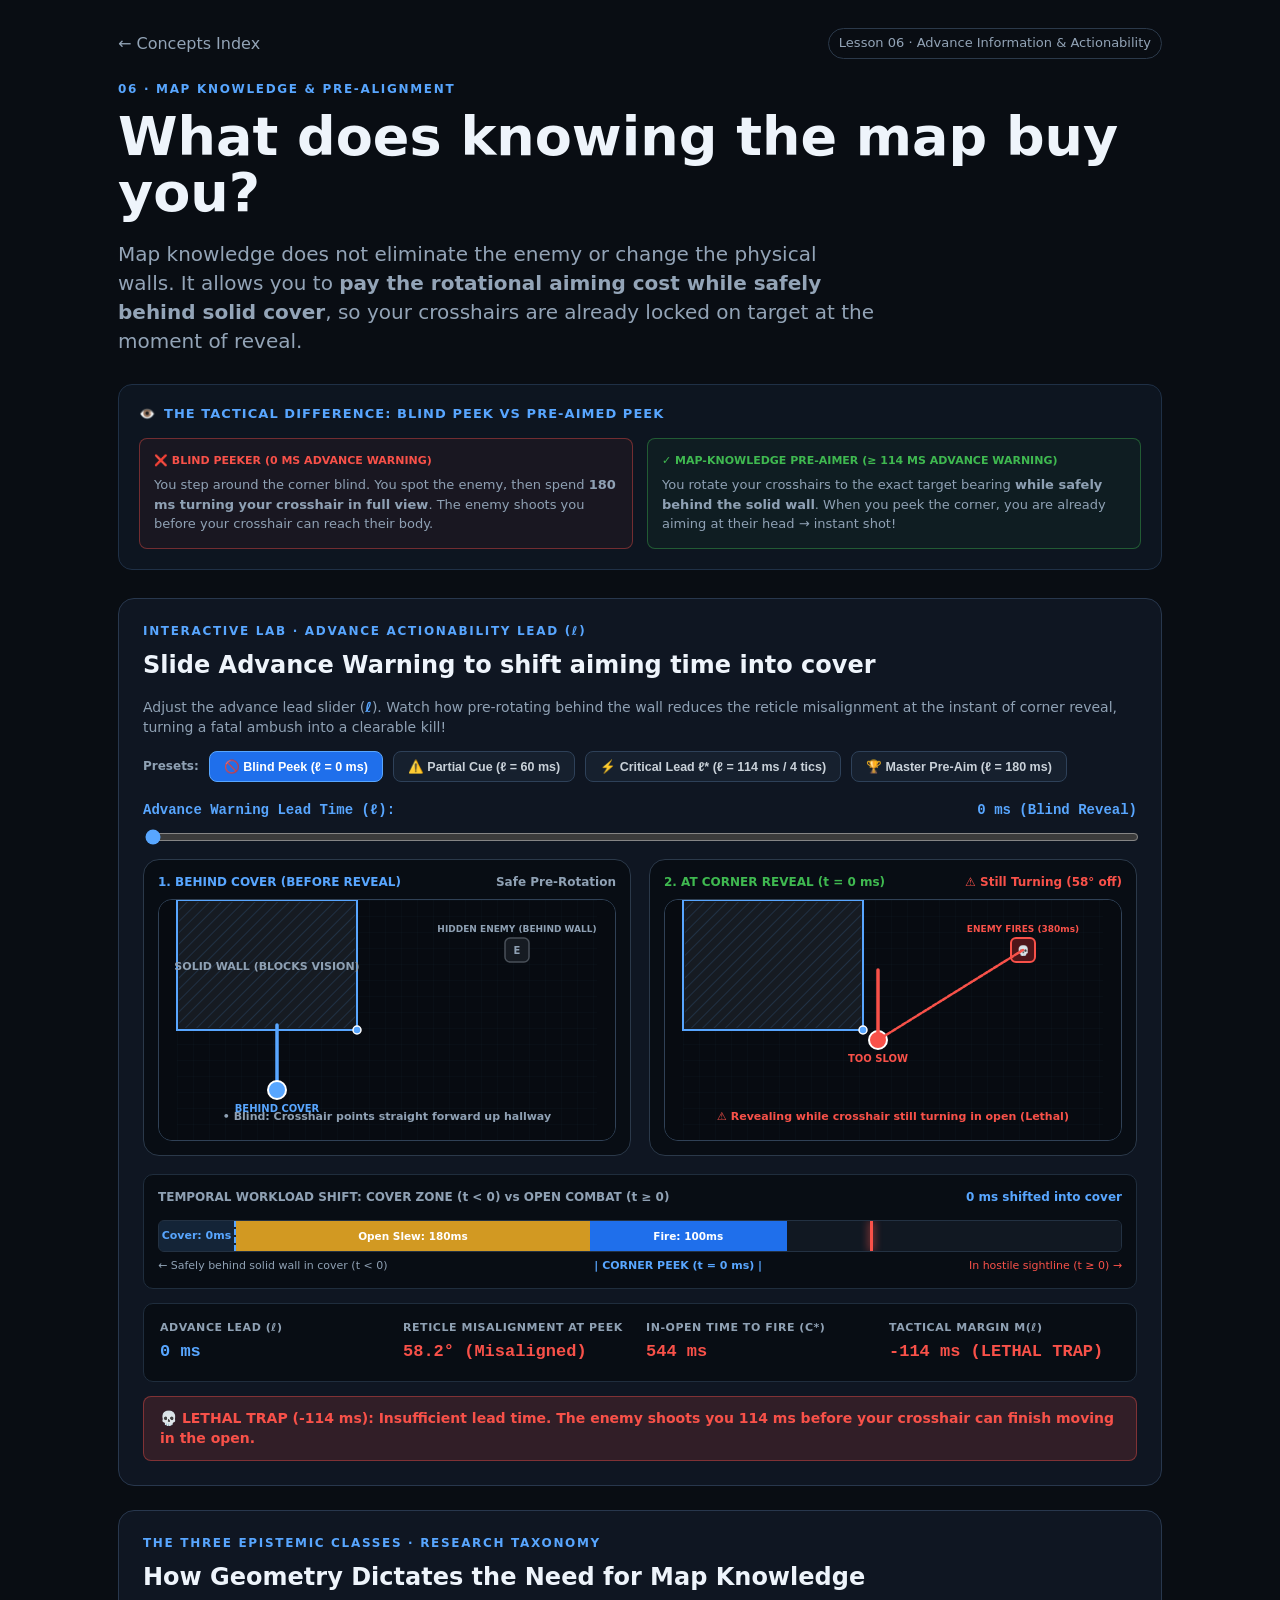
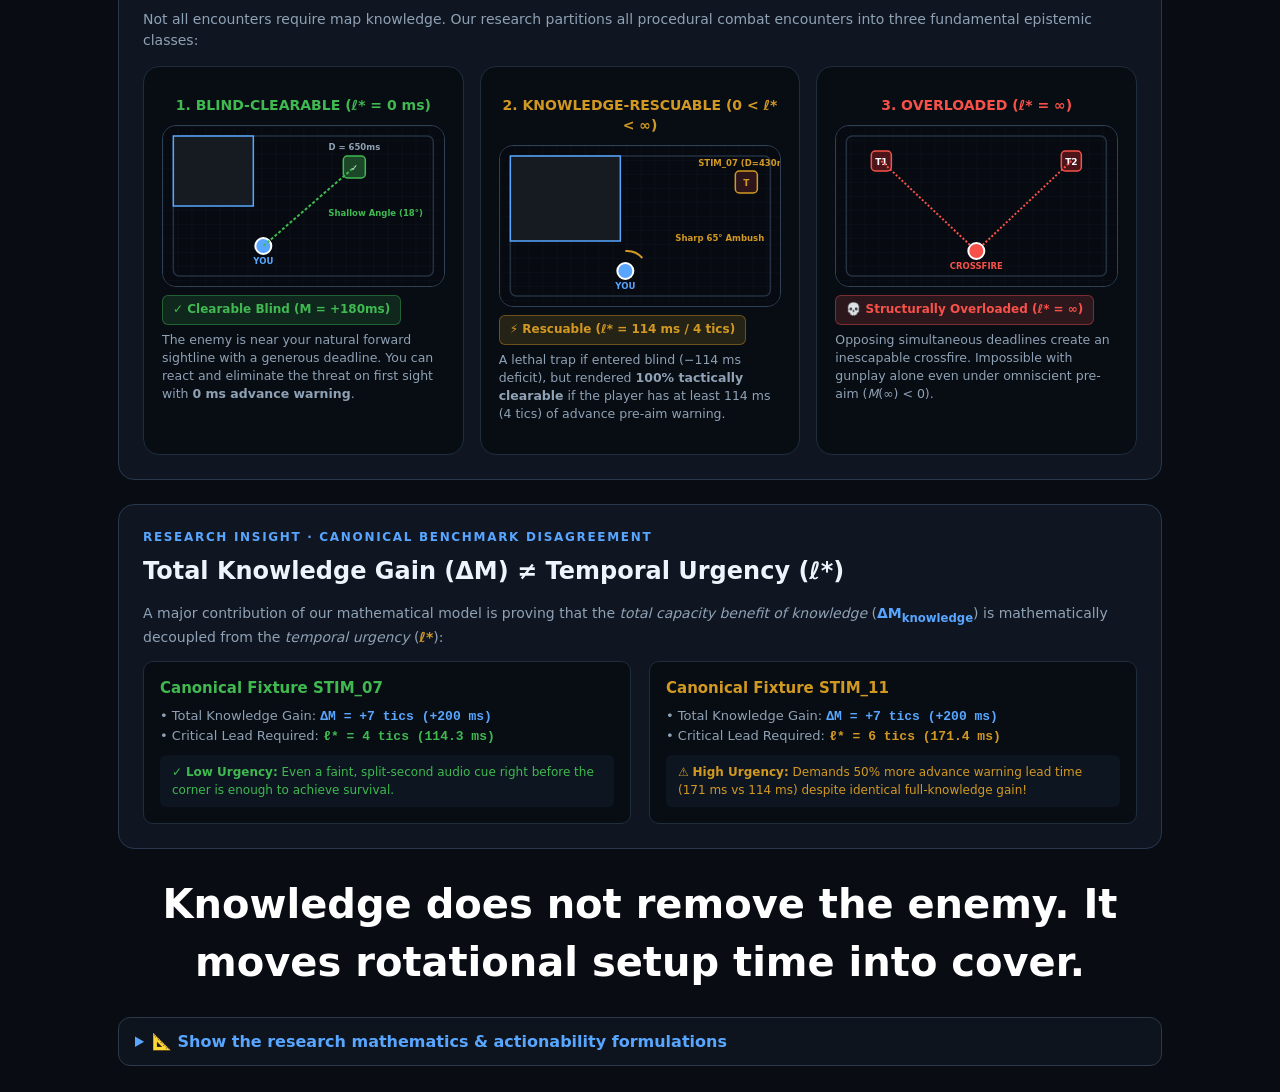
<file: explainer/concepts/06-map-knowledge.html>
<!doctype html>
<html lang="en">
<head>
  <meta charset="utf-8">
  <meta name="viewport" content="width=device-width,initial-scale=1">
  <title>06 — Map Knowledge & Pre-Aiming</title>
  <link rel="stylesheet" href="shared.css">
  <style>
    .scene-svg {
      width: 100%;
      height: 250px;
      display: block;
      background: #070b11;
      border-radius: 12px;
    }
    .grid3 {
      display: grid;
      grid-template-columns: repeat(3, 1fr);
      gap: 16px;
      margin-top: 20px;
    }
    .primer-box {
      background: #0d1520;
      border: 1px solid #1f3046;
      border-radius: 14px;
      padding: 20px;
      margin: 20px 0 28px 0;
    }
    .primer-title {
      font-size: 13px;
      font-weight: 800;
      letter-spacing: 0.08em;
      text-transform: uppercase;
      color: #58a6ff;
      margin-bottom: 12px;
      display: flex;
      align-items: center;
      gap: 8px;
    }
    .primer-steps {
      display: grid;
      grid-template-columns: 1fr 1fr;
      gap: 14px;
      margin-top: 14px;
    }
    .primer-step {
      background: #111a26;
      border: 1px solid #23364f;
      border-radius: 8px;
      padding: 14px;
    }
    .primer-step.bad {
      border-color: rgba(248, 81, 73, 0.4);
      background: rgba(248, 81, 73, 0.05);
    }
    .primer-step.good {
      border-color: rgba(63, 185, 80, 0.4);
      background: rgba(63, 185, 80, 0.05);
    }
    .primer-step .step-tag {
      font-size: 11px;
      font-weight: 900;
      text-transform: uppercase;
      margin-bottom: 6px;
    }
    .primer-step.bad .step-tag { color: #f85149; }
    .primer-step.good .step-tag { color: #3fb950; }
    .primer-step .step-desc {
      font-size: 13px;
      color: #8fa1b4;
      line-height: 1.5;
    }
    .status-badge {
      display: inline-flex;
      align-items: center;
      gap: 6px;
      font-size: 12px;
      font-weight: 800;
      padding: 5px 10px;
      border-radius: 6px;
      margin-top: 10px;
    }
    .status-bad {
      background: rgba(248, 81, 73, 0.15);
      border: 1px solid rgba(248, 81, 73, 0.4);
      color: #f85149;
    }
    .status-good {
      background: rgba(63, 185, 80, 0.15);
      border: 1px solid rgba(63, 185, 80, 0.4);
      color: #3fb950;
    }
    .status-warn {
      background: rgba(210, 153, 34, 0.15);
      border: 1px solid rgba(210, 153, 34, 0.4);
      color: #d29922;
    }
    .interactive-card {
      margin-top: 24px;
      background: #0f1622;
      border: 1px solid #28374d;
      border-radius: 16px;
      padding: 24px;
    }
    .preset-bar {
      display: flex;
      gap: 10px;
      flex-wrap: wrap;
      margin: 14px 0 18px 0;
    }
    .btn-preset {
      background: #16202e;
      border: 1px solid #2e4159;
      color: #c9d1d9;
      font-size: 12.5px;
      font-weight: 700;
      padding: 7px 14px;
      border-radius: 8px;
      cursor: pointer;
      display: inline-flex;
      align-items: center;
      gap: 6px;
      transition: all 0.15s ease;
    }
    .btn-preset:hover {
      background: #223249;
      color: #fff;
      border-color: #58a6ff;
    }
    .btn-preset.active {
      background: #1f6feb;
      border-color: #58a6ff;
      color: #fff;
    }
    .slider-row {
      display: flex;
      flex-direction: column;
      gap: 8px;
      margin: 16px 0 12px 0;
    }
    .slider-group {
      display: flex;
      flex-direction: column;
      gap: 6px;
    }
    .slider-group label {
      display: flex;
      justify-content: space-between;
      font-size: 13px;
      font-weight: 700;
      color: #8fa1b4;
    }
    .slider-group label span {
      color: #58a6ff;
      font-family: monospace;
      font-size: 14px;
    }
    input[type=range] {
      width: 100%;
      accent-color: #58a6ff;
      cursor: pointer;
    }
    .metric-callout {
      display: grid;
      grid-template-columns: repeat(4, 1fr);
      gap: 12px;
      background: #080d14;
      border: 1px solid #1f2d3d;
      padding: 16px;
      border-radius: 10px;
      margin-top: 14px;
    }
    .metric-box {
      display: flex;
      flex-direction: column;
      gap: 4px;
    }
    .metric-box .lbl {
      font-size: 11px;
      font-weight: 700;
      color: #8fa1b4;
      text-transform: uppercase;
      letter-spacing: 0.05em;
    }
    .metric-box .val {
      font-size: 17px;
      font-weight: 900;
      font-family: monospace;
    }
    .timeline-split-bar {
      display: flex;
      height: 32px;
      border-radius: 6px;
      overflow: hidden;
      margin: 14px 0 6px 0;
      background: #080d14;
      border: 1px solid #233142;
      position: relative;
    }
    .zone-cover {
      background: rgba(88, 166, 255, 0.15);
      border-right: 2px dashed #58a6ff;
      display: flex;
      align-items: center;
      justify-content: center;
      color: #58a6ff;
      font-size: 11px;
      font-weight: 800;
      white-space: nowrap;
      overflow: hidden;
      position: relative;
    }
    .zone-open {
      flex: 1;
      display: flex;
      position: relative;
      background: #111822;
    }
    .seg-slew-open {
      background: #d29922;
      display: flex;
      align-items: center;
      justify-content: center;
      color: #fff;
      font-size: 10.5px;
      font-weight: 800;
      white-space: nowrap;
      overflow: hidden;
    }
    .seg-fire-open {
      background: #1f6feb;
      display: flex;
      align-items: center;
      justify-content: center;
      color: #fff;
      font-size: 10.5px;
      font-weight: 800;
      white-space: nowrap;
      overflow: hidden;
    }
    .deadline-marker {
      position: absolute;
      top: 0;
      bottom: 0;
      width: 3px;
      background: #f85149;
      box-shadow: 0 0 8px #f85149;
      z-index: 10;
    }
    .verdict-banner {
      padding: 12px 16px;
      border-radius: 8px;
      font-size: 14px;
      font-weight: 800;
      margin-top: 14px;
      display: flex;
      align-items: center;
      gap: 10px;
      line-height: 1.4;
    }
    @media (max-width: 1000px) {
      .grid3 { grid-template-columns: 1fr; }
      .primer-steps { grid-template-columns: 1fr; }
      .metric-callout { grid-template-columns: 1fr 1fr; }
    }
  </style>
</head>
<body>
  <main class="wrap">
    <div class="top">
      <a class="back" href="index.html">← Concepts Index</a>
      <span class="pill">Lesson 06 · Advance Information & Actionability</span>
    </div>

    <section class="hero">
      <div class="eyebrow">06 · MAP KNOWLEDGE & PRE-ALIGNMENT</div>
      <h1>What does knowing the map buy you?</h1>
      <p>Map knowledge does not eliminate the enemy or change the physical walls. It allows you to <strong>pay the rotational aiming cost while safely behind solid cover</strong>, so your crosshairs are already locked on target at the moment of reveal.</p>
    </section>

    <!-- PLAIN-ENGLISH PRIMER: BLIND VS PRE-AIMED -->
    <div class="primer-box">
      <div class="primer-title">
        <span>👁️</span>
        <span>THE TACTICAL DIFFERENCE: BLIND PEEK VS PRE-AIMED PEEK</span>
      </div>

      <div class="primer-steps">
        <div class="primer-step bad">
          <div class="step-tag">❌ Blind Peeker (0 ms Advance Warning)</div>
          <div class="step-desc">
            You step around the corner blind. You spot the enemy, then spend <strong>180 ms turning your crosshair in full view</strong>. The enemy shoots you before your crosshair can reach their body.
          </div>
        </div>
        <div class="primer-step good">
          <div class="step-tag">✓ Map-Knowledge Pre-Aimer (≥ 114 ms Advance Warning)</div>
          <div class="step-desc">
            You rotate your crosshairs to the exact target bearing <strong>while safely behind the solid wall</strong>. When you peek the corner, you are already aiming at their head &rarr; instant shot!
          </div>
        </div>
      </div>
    </div>

    <!-- SECTION 1: INTERACTIVE PRE-AIM LAB & ADVANCE LEAD SIMULATOR -->
    <div class="interactive-card">
      <div class="eyebrow">INTERACTIVE LAB · ADVANCE ACTIONABILITY LEAD (ℓ)</div>
      <h2 style="margin: 8px 0;">Slide Advance Warning to shift aiming time into cover</h2>
      <p style="color: #8fa1b4; font-size: 14px;">
        Adjust the advance lead slider (<strong style="color: #58a6ff;">ℓ</strong>). Watch how pre-rotating behind the wall reduces the reticle misalignment at the instant of corner reveal, turning a fatal ambush into a clearable kill!
      </p>

      <!-- Preset Buttons -->
      <div class="preset-bar">
        <span style="font-size: 12px; font-weight: 700; color: #8fa1b4; display: flex; align-items: center;">Presets:</span>
        <button class="btn-preset active" id="preset-blind">🚫 Blind Peek (ℓ = 0 ms)</button>
        <button class="btn-preset" id="preset-partial">⚠️ Partial Cue (ℓ = 60 ms)</button>
        <button class="btn-preset" id="preset-threshold">⚡ Critical Lead ℓ* (ℓ = 114 ms / 4 tics)</button>
        <button class="btn-preset" id="preset-master">🏆 Master Pre-Aim (ℓ = 180 ms)</button>
      </div>

      <!-- Slider Control -->
      <div class="slider-row">
        <div class="slider-group">
          <label>
            <span>Advance Warning Lead Time (ℓ):</span>
            <span id="val-slider-l">0 ms (Blind Reveal)</span>
          </label>
          <input type="range" id="slider-l" min="0" max="200" step="5" value="0">
        </div>
      </div>

      <!-- Dual Visual Panels: Behind Cover vs At Corner Reveal -->
      <div class="grid2">
        
        <!-- Panel 1: Behind Cover (t = -ℓ) -->
        <div class="card" style="background: #080d14; padding: 14px;">
          <div style="font-size: 12px; font-weight: 800; color: #58a6ff; margin-bottom: 8px; display: flex; justify-content: space-between;">
            <span>1. BEHIND COVER (BEFORE REVEAL)</span>
            <span style="color: #8fa1b4;">Safe Pre-Rotation</span>
          </div>
          <div class="scene" style="min-height: 240px;">
            <svg id="svg-pre" class="scene-svg" viewBox="0 0 420 240" style="height: 240px;"></svg>
          </div>
        </div>

        <!-- Panel 2: At Corner Reveal (t = 0 ms) -->
        <div class="card" style="background: #080d14; padding: 14px;">
          <div style="font-size: 12px; font-weight: 800; color: #3fb950; margin-bottom: 8px; display: flex; justify-content: space-between;">
            <span>2. AT CORNER REVEAL (t = 0 ms)</span>
            <span id="txt-rev-header-status" style="color: #f85149;">Vulnerable (Misaligned)</span>
          </div>
          <div class="scene" style="min-height: 240px;">
            <svg id="svg-rev" class="scene-svg" viewBox="0 0 420 240" style="height: 240px;"></svg>
          </div>
        </div>

      </div>

      <!-- Dual-Zone Timeline Workload Bar -->
      <div style="margin-top: 18px; background: #080d14; border: 1px solid #1f2d3d; border-radius: 10px; padding: 14px;">
        <div style="font-size: 12px; font-weight: 800; color: #8fa1b4; margin-bottom: 6px; display: flex; justify-content: space-between;">
          <span>TEMPORAL WORKLOAD SHIFT: COVER ZONE (t &lt; 0) vs OPEN COMBAT (t &ge; 0)</span>
          <span style="color: #58a6ff;" id="txt-cover-gain">0 ms shifted into cover</span>
        </div>

        <div class="timeline-split-bar">
          <!-- Cover Zone (t < 0) -->
          <div class="zone-cover" id="bar-cover-zone" style="width: 15%;">
            <span id="bar-cover-lbl">Cover: 0ms</span>
          </div>
          <!-- Open Combat Zone (t >= 0) -->
          <div class="zone-open" id="bar-open-zone">
            <div id="bar-slew-open" class="seg-slew-open" style="width: 55%;">Open Slew: 180ms</div>
            <div id="bar-fire-open" class="seg-fire-open" style="width: 25%;">Fire: 100ms</div>
            <div id="bar-deadline" class="deadline-marker" style="left: 65%;"></div>
          </div>
        </div>

        <div style="display: flex; justify-content: space-between; font-size: 11px; color: #8fa1b4; margin-top: 6px;">
          <span>← Safely behind solid wall in cover (t &lt; 0)</span>
          <span style="color: #58a6ff; font-weight: bold;">| CORNER PEEK (t = 0 ms) |</span>
          <span style="color: #f85149;">In hostile sightline (t &ge; 0) →</span>
        </div>
      </div>

      <!-- HUD Metrics Callout -->
      <div class="metric-callout">
        <div class="metric-box">
          <span class="lbl">Advance Lead (ℓ)</span>
          <span class="val" id="metric-lead" style="color: #58a6ff;">0 ms</span>
        </div>
        <div class="metric-box">
          <span class="lbl">Reticle Misalignment at Peek</span>
          <span class="val" id="metric-angle" style="color: #f85149;">38.0° (Misaligned)</span>
        </div>
        <div class="metric-box">
          <span class="lbl">In-Open Time to Fire (C*)</span>
          <span class="val" id="metric-c" style="color: #f85149;">544 ms</span>
        </div>
        <div class="metric-box">
          <span class="lbl">Tactical Margin M(ℓ)</span>
          <span class="val" id="metric-m" style="color: #f85149;">−114 ms (LETHAL TRAP)</span>
        </div>
      </div>

      <!-- Live Verdict Banner -->
      <div id="verdict-banner" class="verdict-banner status-bad">
        <span>💀 <strong>LETHAL TRAP (ℓ = 0 ms):</strong> Blind peek fails. The enemy shoots you 114 ms before your crosshair can finish rotating in the open.</span>
      </div>
    </div>

    <!-- SECTION 2: THE TRIPARTITE EPISTEMIC TAXONOMY -->
    <div class="interactive-card" style="margin-top: 24px;">
      <div class="eyebrow">THE THREE EPISTEMIC CLASSES · RESEARCH TAXONOMY</div>
      <h2 style="margin: 8px 0;">How Geometry Dictates the Need for Map Knowledge</h2>
      <p style="color: #8fa1b4; font-size: 14px;">
        Not all encounters require map knowledge. Our research partitions all procedural combat encounters into three fundamental epistemic classes:
      </p>

      <div class="grid3" style="margin-top: 16px;">
        
        <!-- CARD 1: BLIND-CLEARABLE -->
        <div class="card" style="background: #080d14; border: 1px solid #1f2d3d;">
          <div class="compare-title good" style="font-size: 14px;">1. BLIND-CLEARABLE (ℓ* = 0 ms)</div>
          
          <div class="scene" style="min-height: 160px; margin-top: 8px;">
            <svg class="scene-svg" viewBox="0 0 280 160" style="height: 160px;">
              <defs>
                <pattern id="grid-c6-1" width="14" height="14" patternUnits="userSpaceOnUse">
                  <path d="M 14 0 L 0 0 0 14" fill="none" stroke="rgba(88, 166, 255, 0.04)" stroke-width="1"/>
                </pattern>
              </defs>
              <rect width="280" height="160" fill="url(#grid-c6-1)"/>
              <rect x="10" y="10" width="260" height="140" fill="none" stroke="#233142" stroke-width="1.5" rx="6"/>
              
              <!-- Shallow corner wall -->
              <rect x="10" y="10" width="80" height="70" fill="#161b22" stroke="#58a6ff" stroke-width="1.5"/>
              
              <!-- Enemy at shallow 18 deg angle -->
              <rect x="180" y="30" width="22" height="22" rx="4" fill="#1b4728" stroke="#3fb950" stroke-width="1.5"/>
              <text x="191" y="45" fill="#fff" font-size="9" font-weight="900" text-anchor="middle">✓</text>
              <text x="191" y="24" fill="#8fa1b4" font-size="8.5" font-weight="bold" text-anchor="middle">D = 650ms</text>

              <!-- Player -->
              <circle cx="100" cy="120" r="8" fill="#58a6ff" stroke="#fff" stroke-width="2"/>
              <text x="100" y="138" fill="#58a6ff" font-size="8.5" font-weight="bold" text-anchor="middle">YOU</text>

              <!-- Shallow angle laser -->
              <line x1="100" y1="120" x2="191" y2="41" stroke="#3fb950" stroke-width="2" stroke-dasharray="3,2"/>
              <text x="165" y="90" fill="#3fb950" font-size="8.5" font-weight="bold">Shallow Angle (18°)</text>
            </svg>
          </div>

          <div class="status-badge status-good" style="margin-top: 8px;">✓ Clearable Blind (M = +180ms)</div>
          <p style="font-size: 12.5px; color: #8fa1b4; margin-top: 6px;">
            The enemy is near your natural forward sightline with a generous deadline. You can react and eliminate the threat on first sight with <strong>0 ms advance warning</strong>.
          </p>
        </div>

        <!-- CARD 2: KNOWLEDGE-RESCUABLE -->
        <div class="card" style="background: #080d14; border: 1px solid #1f2d3d;">
          <div class="compare-title warn" style="font-size: 14px;">2. KNOWLEDGE-RESCUABLE (0 &lt; ℓ* &lt; ∞)</div>
          
          <div class="scene" style="min-height: 160px; margin-top: 8px;">
            <svg class="scene-svg" viewBox="0 0 280 160" style="height: 160px;">
              <defs>
                <pattern id="grid-c6-2" width="14" height="14" patternUnits="userSpaceOnUse">
                  <path d="M 14 0 L 0 0 0 14" fill="none" stroke="rgba(88, 166, 255, 0.04)" stroke-width="1"/>
                </pattern>
              </defs>
              <rect width="280" height="160" fill="url(#grid-c6-2)"/>
              <rect x="10" y="10" width="260" height="140" fill="none" stroke="#233142" stroke-width="1.5" rx="6"/>
              
              <!-- Sharp corner wall -->
              <rect x="10" y="10" width="110" height="85" fill="#161b22" stroke="#58a6ff" stroke-width="1.5"/>
              
              <!-- Enemy at sharp 65 deg off-angle (STIM_07) -->
              <rect x="235" y="25" width="22" height="22" rx="4" fill="#2d1519" stroke="#d29922" stroke-width="1.5"/>
              <text x="246" y="40" fill="#d29922" font-size="9" font-weight="900" text-anchor="middle">T</text>
              <text x="246" y="20" fill="#d29922" font-size="8.5" font-weight="bold" text-anchor="middle">STIM_07 (D=430ms)</text>

              <!-- Player -->
              <circle cx="125" cy="125" r="8" fill="#58a6ff" stroke="#fff" stroke-width="2"/>
              <text x="125" y="143" fill="#58a6ff" font-size="8.5" font-weight="bold" text-anchor="middle">YOU</text>

              <!-- Sharp slew arc -->
              <path d="M 125 105 A 20 20 0 0 1 142 112" fill="none" stroke="#d29922" stroke-width="2"/>
              <text x="175" y="95" fill="#d29922" font-size="8.5" font-weight="bold">Sharp 65° Ambush</text>
            </svg>
          </div>

          <div class="status-badge status-warn" style="margin-top: 8px;">⚡ Rescuable (ℓ* = 114 ms / 4 tics)</div>
          <p style="font-size: 12.5px; color: #8fa1b4; margin-top: 6px;">
            A lethal trap if entered blind (−114 ms deficit), but rendered <strong>100% tactically clearable</strong> if the player has at least 114 ms (4 tics) of advance pre-aim warning.
          </p>
        </div>

        <!-- CARD 3: STRUCTURALLY OVERLOADED -->
        <div class="card" style="background: #080d14; border: 1px solid #1f2d3d;">
          <div class="compare-title bad" style="font-size: 14px;">3. OVERLOADED (ℓ* = ∞)</div>
          
          <div class="scene" style="min-height: 160px; margin-top: 8px;">
            <svg class="scene-svg" viewBox="0 0 280 160" style="height: 160px;">
              <defs>
                <pattern id="grid-c6-3" width="14" height="14" patternUnits="userSpaceOnUse">
                  <path d="M 14 0 L 0 0 0 14" fill="none" stroke="rgba(88, 166, 255, 0.04)" stroke-width="1"/>
                </pattern>
              </defs>
              <rect width="280" height="160" fill="url(#grid-c6-3)"/>
              <rect x="10" y="10" width="260" height="140" fill="none" stroke="#233142" stroke-width="1.5" rx="6"/>
              
              <!-- 2 Simultaneous crossfire threats -->
              <rect x="35" y="25" width="20" height="20" rx="4" fill="#4d1519" stroke="#f85149" stroke-width="1.5"/>
              <text x="45" y="39" fill="#fff" font-size="9" font-weight="900" text-anchor="middle">T1</text>

              <rect x="225" y="25" width="20" height="20" rx="4" fill="#4d1519" stroke="#f85149" stroke-width="1.5"/>
              <text x="235" y="39" fill="#fff" font-size="9" font-weight="900" text-anchor="middle">T2</text>

              <!-- Player trapped in middle -->
              <circle cx="140" cy="125" r="8" fill="#f85149" stroke="#fff" stroke-width="2"/>
              <text x="140" y="143" fill="#f85149" font-size="8.5" font-weight="bold" text-anchor="middle">CROSSFIRE</text>

              <!-- Hostile Crossfire lines -->
              <line x1="45" y1="35" x2="140" y2="125" stroke="#f85149" stroke-width="2" stroke-dasharray="2,2"/>
              <line x1="235" y1="35" x2="140" y2="125" stroke="#f85149" stroke-width="2" stroke-dasharray="2,2"/>
            </svg>
          </div>

          <div class="status-badge status-bad" style="margin-top: 8px;">💀 Structurally Overloaded (ℓ* = ∞)</div>
          <p style="font-size: 12.5px; color: #8fa1b4; margin-top: 6px;">
            Opposing simultaneous deadlines create an inescapable crossfire. Impossible with gunplay alone even under omniscient pre-aim (<em>M</em>(&infin;) &lt; 0).
          </p>
        </div>

      </div>
    </div>

    <!-- SECTION 3: DECOUPLING TOTAL GAIN VS TEMPORAL URGENCY -->
    <div class="interactive-card" style="margin-top: 24px;">
      <div class="eyebrow">RESEARCH INSIGHT · CANONICAL BENCHMARK DISAGREEMENT</div>
      <h2 style="margin: 8px 0;">Total Knowledge Gain (ΔM) ≠ Temporal Urgency (ℓ*)</h2>
      <p style="color: #8fa1b4; font-size: 14px;">
        A major contribution of our mathematical model is proving that the <em>total capacity benefit of knowledge</em> (<strong style="color: #58a6ff;">ΔM<sub>knowledge</sub></strong>) is mathematically decoupled from the <em>temporal urgency</em> (<strong style="color: #d29922;">ℓ*</strong>):
      </p>

      <div class="grid2" style="margin-top: 14px;">
        
        <!-- Fixture 1: STIM_07 -->
        <div style="background: #080d14; border: 1px solid #1f2d3d; border-radius: 10px; padding: 16px;">
          <div style="color: #3fb950; font-weight: 900; font-size: 15px; margin-bottom: 6px;">Canonical Fixture STIM_07</div>
          <div style="font-size: 13px; color: #8fa1b4; line-height: 1.5;">
            • Total Knowledge Gain: <strong style="color: #58a6ff; font-family: monospace;">ΔM = +7 tics (+200 ms)</strong><br>
            • Critical Lead Required: <strong style="color: #3fb950; font-family: monospace;">ℓ* = 4 tics (114.3 ms)</strong><br>
            <div style="background: #0d1520; padding: 8px 12px; border-radius: 6px; margin-top: 8px; font-size: 12px; color: #3fb950;">
              ✓ <strong>Low Urgency:</strong> Even a faint, split-second audio cue right before the corner is enough to achieve survival.
            </div>
          </div>
        </div>

        <!-- Fixture 2: STIM_11 -->
        <div style="background: #080d14; border: 1px solid #1f2d3d; border-radius: 10px; padding: 16px;">
          <div style="color: #d29922; font-weight: 900; font-size: 15px; margin-bottom: 6px;">Canonical Fixture STIM_11</div>
          <div style="font-size: 13px; color: #8fa1b4; line-height: 1.5;">
            • Total Knowledge Gain: <strong style="color: #58a6ff; font-family: monospace;">ΔM = +7 tics (+200 ms)</strong><br>
            • Critical Lead Required: <strong style="color: #d29922; font-family: monospace;">ℓ* = 6 tics (171.4 ms)</strong><br>
            <div style="background: #0d1520; padding: 8px 12px; border-radius: 6px; margin-top: 8px; font-size: 12px; color: #d29922;">
              ⚠️ <strong>High Urgency:</strong> Demands 50% more advance warning lead time (171 ms vs 114 ms) despite identical full-knowledge gain!
            </div>
          </div>
        </div>

      </div>
    </div>

    <!-- Takeaway Banner -->
    <div class="takeaway">Knowledge does not remove the enemy. It moves rotational setup time into cover.</div>

    <!-- Collapsible Research Mathematics -->
    <details class="math">
      <summary>📐 Show the research mathematics & actionability formulations</summary>
      
      <div class="eq" style="font-size: 20px;">
        a<sub>j</sub>(&ell;) = max(0, &nbsp; r<sub>j</sub> &minus; &ell;)
      </div>
      <div class="eq" style="font-size: 20px; color: #58a6ff; margin-top: 8px;">
        &ell;*<sub>uniform</sub> = inf { &ell; &ge; 0 : <b><i>M</i></b>(&ell;) &ge; 0 }
      </div>
      <div class="eq" style="font-size: 18px; color: #8fa1b4; margin-top: 8px;">
        &Delta;<b><i>M</i></b><sub>knowledge</sub> = <b><i>M</i></b><sub>preaim</sub> &minus; <b><i>M</i></b><sub>reveal</sub> = L*<sub>reveal</sub> &minus; L*<sub>preaim</sub> &ge; 0
      </div>

      <p>In our formal scheduling framework:</p>
      <ul>
        <li><strong>Actionability Timestamp a<sub>j</sub>(&ell;):</strong> Under an advance actionability lead &ell;, the player is permitted to begin rotating the crosshairs toward threat <i>j</i> at time a<sub>j</sub>(&ell;), safely behind cover prior to stepping into view at r<sub>j</sub>.</li>
        <li><strong>Proposition 1 (Monotonic Actionability):</strong> For any trajectory &gamma;, tactical margin <b><i>M</i></b>(&ell;) is strictly monotone non-decreasing in &ell; (&ell;<sub>2</sub> &ge; &ell;<sub>1</sub> &implies; <b><i>M</i></b>(&ell;<sub>2</sub>) &ge; <b><i>M</i></b>(&ell;<sub>1</sub>)). Evaluated across all 72 experimental instances in the paper, monotonicity is verified across 100% of cases.</li>
        <li><strong>Deterministic Engine Verification:</strong> Tested in native headless C++ ViZDoom across a full integer lead sweep (&ell; &isin; [0, 9] tics = 40 deterministic game runs), the mathematical threshold &ell;* perfectly predicts live bot survival inside the real game engine.</li>
      </ul>
    </details>
  </main>

  <script>
    const $ = id => document.getElementById(id);
    const NS = 'http://www.w3.org/2000/svg';
    const svgEl = (tag, attrs = {}) => {
      const n = document.createElementNS(NS, tag);
      Object.entries(attrs).forEach(([k, v]) => n.setAttribute(k, v));
      return n;
    };

    // Model parameters matching canonical STIM_07 fixture
    const maxSlewTime = 180; // ms
    const fireDwell = 100;   // ms
    const deadlineD = 430;   // ms
    const criticalLead = 114;// ms (4 tics approx 114.3 ms)
    const totalMisalignDeg = 58.2; // Angle from corridor forward (-90 deg) to enemy bearing (-31.8 deg)

    function updatePreAimView() {
      const lead = parseInt($('slider-l').value, 10);
      $('val-slider-l').textContent = lead === 0 ? '0 ms (Blind Reveal)' : `${lead} ms advance lead`;

      // Fraction of rotational slew completed behind cover (0.0 to 1.0)
      const coverSlewFrac = Math.min(1.0, lead / maxSlewTime);
      const remainingSlewTime = Math.round(maxSlewTime * (1.0 - coverSlewFrac));
      const shiftedCoverTime = Math.round(maxSlewTime * coverSlewFrac);

      // Remaining misalignment angle at reveal
      const angleAtReveal = totalMisalignDeg * (1.0 - coverSlewFrac);

      // In-open completion time C* = remainingSlew + fireDwell (reaction is already done or masked)
      const openReaction = 264; // reaction component in blind open peek
      const inOpenC = (openReaction - Math.min(openReaction, lead)) + remainingSlewTime + fireDwell;
      const marginM = deadlineD - inOpenC;

      // Update HUD metrics
      $('metric-lead').textContent = `${lead} ms`;
      
      const angleEl = $('metric-angle');
      if (angleAtReveal <= 0.5) {
        angleEl.textContent = '0.0° (Locked On)';
        angleEl.style.color = '#3fb950';
      } else {
        angleEl.textContent = `${angleAtReveal.toFixed(1)}° (Misaligned)`;
        angleEl.style.color = lead >= criticalLead ? '#d29922' : '#f85149';
      }

      $('metric-c').textContent = `${inOpenC} ms`;
      
      const mEl = $('metric-m');
      const banner = $('verdict-banner');
      const revHdr = $('txt-rev-header-status');

      if (marginM >= 25) {
        mEl.textContent = `+${marginM} ms (SAFE BUFFER)`;
        mEl.style.color = '#3fb950';
        banner.className = 'verdict-banner status-good';
        banner.innerHTML = `<span>✓ <strong>SURVIVES WITH BUFFER (+${marginM} ms):</strong> Pre-aiming behind the wall shifted ${shiftedCoverTime} ms of aiming into cover. You eliminate the enemy comfortably before their deadline.</span>`;
        revHdr.textContent = '✓ Pre-Aimed & Locked';
        revHdr.style.color = '#3fb950';
      } else if (marginM >= 0) {
        mEl.textContent = `${marginM === 0 ? '0' : '+' + marginM} ms (RESCUED!)`;
        mEl.style.color = '#d29922';
        banner.className = 'verdict-banner status-warn';
        banner.innerHTML = `<span>⚡ <strong>CRITICAL RESCUE THRESHOLD (ℓ = ${lead} ms):</strong> The ${lead} ms warning is just enough to shift critical slew time into cover, neutralizing the lethal ambush at the exact deadline boundary.</span>`;
        revHdr.textContent = '⚡ Near Target (Feasible)';
        revHdr.style.color = '#d29922';
      } else {
        mEl.textContent = `${marginM} ms (LETHAL TRAP)`;
        mEl.style.color = '#f85149';
        banner.className = 'verdict-banner status-bad';
        banner.innerHTML = `<span>💀 <strong>LETHAL TRAP (${marginM} ms):</strong> Insufficient lead time. The enemy shoots you ${Math.abs(marginM)} ms before your crosshair can finish moving in the open.</span>`;
        revHdr.textContent = `⚠️ Still Turning (${angleAtReveal.toFixed(0)}° off)`;
        revHdr.style.color = '#f85149';
      }

      // Update Dual-Zone Timeline Bar
      $('txt-cover-gain').textContent = `${shiftedCoverTime} ms shifted into cover`;
      const coverPct = Math.max(8, (shiftedCoverTime / 250) * 100);
      $('bar-cover-zone').style.width = `${coverPct}%`;
      $('bar-cover-lbl').textContent = shiftedCoverTime > 0 ? `Cover: -${shiftedCoverTime}ms` : 'Cover: 0ms';

      const openSlewPct = (remainingSlewTime / 450) * 100;
      const openFirePct = (fireDwell / 450) * 100;
      const deadlinePct = (deadlineD / 600) * 100;

      $('bar-slew-open').style.width = `${openSlewPct}%`;
      $('bar-slew-open').textContent = remainingSlewTime > 0 ? `Open Slew: ${remainingSlewTime}ms` : 'Slew: 0ms (Pre-Aimed!)';
      $('bar-fire-open').style.width = `${openFirePct}%`;
      $('bar-deadline').style.left = `${deadlinePct}%`;

      // Render SVGs
      renderPreScene(lead, coverSlewFrac);
      renderRevScene(lead, coverSlewFrac, marginM);
    }

    // Render Panel 1: Behind Cover
    function renderPreScene(lead, coverSlewFrac) {
      const svg = $('svg-pre');
      svg.innerHTML = '';

      const defs = svgEl('defs');
      defs.innerHTML = `
        <pattern id="grid-pre" width="16" height="16" patternUnits="userSpaceOnUse">
          <path d="M 16 0 L 0 0 0 16" fill="none" stroke="rgba(88, 166, 255, 0.04)" stroke-width="1"/>
        </pattern>
        <pattern id="wall-pre" width="8" height="8" patternUnits="userSpaceOnUse" patternTransform="rotate(45)">
          <line x1="0" y1="0" x2="0" y2="8" stroke="rgba(88, 166, 255, 0.25)" stroke-width="2"/>
        </pattern>
      `;
      svg.append(defs);

      svg.append(svgEl('rect', { width: 420, height: 240, fill: 'url(#grid-pre)' }));

      const cornerX = 180, cornerY = 130;
      const px = 100, py = 190;
      const ex = 340, ey = 50;

      // Solid Corner Wall
      svg.append(svgEl('rect', { x: 0, y: 0, width: cornerX, height: cornerY, fill: '#161b22', stroke: '#58a6ff', 'stroke-width': 2 }));
      svg.append(svgEl('rect', { x: 2, y: 2, width: cornerX - 4, height: cornerY - 4, fill: 'url(#wall-pre)', opacity: 0.6 }));
      
      const wallTxt = svgEl('text', { x: cornerX / 2, y: cornerY / 2 + 5, fill: '#8fa1b4', 'font-size': 11, 'font-weight': 'bold', 'text-anchor': 'middle' });
      wallTxt.textContent = 'SOLID WALL (BLOCKS VISION)';
      svg.append(wallTxt);

      // Corner Apex
      svg.append(svgEl('circle', { cx: cornerX, cy: cornerY, r: 4, fill: '#58a6ff', stroke: '#fff', 'stroke-width': 1.5 }));

      // Hidden Enemy behind wall
      svg.append(svgEl('rect', { x: ex - 12, y: ey - 12, width: 24, height: 24, fill: '#161b22', stroke: '#484f58', 'stroke-width': 1.5, rx: 5 }));
      const eTxt = svgEl('text', { x: ex, y: ey + 4, fill: '#8fa1b4', 'font-size': 10, 'font-weight': 'bold', 'text-anchor': 'middle' });
      eTxt.textContent = 'E';
      svg.append(eTxt);

      const eGhost = svgEl('text', { x: ex, y: ey - 18, fill: '#8fa1b4', 'font-size': 9, 'font-weight': 'bold', 'text-anchor': 'middle' });
      eGhost.textContent = 'HIDDEN ENEMY (BEHIND WALL)';
      svg.append(eGhost);

      // Target Direction Line through wall
      if (lead > 0) {
        svg.append(svgEl('line', {
          x1: px, y1: py, x2: ex, y2: ey,
          stroke: '#58a6ff', 'stroke-width': 1.5, 'stroke-dasharray': '3,3', opacity: 0.45
        }));
      }

      // Exact Trigonometry:
      // Neutral heading: -90 deg (straight UP the corridor along negative Y)
      // Target bearing: atan2(50 - 190, 340 - 100) = atan2(-140, 240) approx -30.3 deg (up and to the right)
      const neutralHeadingDeg = -90;
      const targetBearingDeg = Math.atan2(ey - py, ex - px) * (180 / Math.PI);
      const curAimDeg = neutralHeadingDeg + coverSlewFrac * (targetBearingDeg - neutralHeadingDeg);
      
      const aimRad = curAimDeg * (Math.PI / 180);
      const retLen = 65;
      const rx = px + Math.cos(aimRad) * retLen;
      const ry = py + Math.sin(aimRad) * retLen;

      // Player Aim Ray
      const isPreAimed = coverSlewFrac >= 0.95;
      svg.append(svgEl('line', {
        x1: px, y1: py, x2: rx, y2: ry,
        stroke: isPreAimed ? '#3fb950' : '#58a6ff',
        'stroke-width': 3.5, 'stroke-linecap': 'round'
      }));

      // Player Token
      svg.append(svgEl('circle', { cx: px, cy: py, r: 9, fill: '#58a6ff', stroke: '#fff', 'stroke-width': 2 }));
      const pTxt = svgEl('text', { x: px, y: py + 22, fill: '#58a6ff', 'font-size': 10, 'font-weight': 'bold', 'text-anchor': 'middle' });
      pTxt.textContent = 'BEHIND COVER';
      svg.append(pTxt);

      // Status text at bottom of SVG
      const statTxt = svgEl('text', { x: 210, y: 220, fill: isPreAimed ? '#3fb950' : '#8fa1b4', 'font-size': 11, 'font-weight': 'bold', 'text-anchor': 'middle' });
      statTxt.textContent = lead === 0 ? '• Blind: Crosshair points straight forward up hallway' : (isPreAimed ? '✓ Crosshair pre-aimed directly at enemy through wall!' : `Pre-rotating crosshairs towards enemy (${Math.round(coverSlewFrac * 100)}%)...`);
      svg.append(statTxt);
    }

    // Render Panel 2: At Corner Reveal (Peek)
    function renderRevScene(lead, coverSlewFrac, marginM) {
      const svg = $('svg-rev');
      svg.innerHTML = '';

      const defs = svgEl('defs');
      defs.innerHTML = `
        <pattern id="grid-rev" width="16" height="16" patternUnits="userSpaceOnUse">
          <path d="M 16 0 L 0 0 0 16" fill="none" stroke="rgba(88, 166, 255, 0.04)" stroke-width="1"/>
        </pattern>
        <pattern id="wall-rev" width="8" height="8" patternUnits="userSpaceOnUse" patternTransform="rotate(45)">
          <line x1="0" y1="0" x2="0" y2="8" stroke="rgba(88, 166, 255, 0.25)" stroke-width="2"/>
        </pattern>
      `;
      svg.append(defs);

      svg.append(svgEl('rect', { width: 420, height: 240, fill: 'url(#grid-rev)' }));

      const cornerX = 180, cornerY = 130;
      const px = 195, py = 140; // Player stepped past apex onto corner pivot
      const ex = 340, ey = 50;

      // Solid Corner Wall
      svg.append(svgEl('rect', { x: 0, y: 0, width: cornerX, height: cornerY, fill: '#161b22', stroke: '#58a6ff', 'stroke-width': 2 }));
      svg.append(svgEl('rect', { x: 2, y: 2, width: cornerX - 4, height: cornerY - 4, fill: 'url(#wall-rev)', opacity: 0.6 }));

      // Corner Apex
      svg.append(svgEl('circle', { cx: cornerX, cy: cornerY, r: 4, fill: '#58a6ff', stroke: '#fff', 'stroke-width': 1.5 }));

      // Enemy Exposed
      const isDead = marginM >= 0;
      const eColor = isDead ? '#3fb950' : '#f85149';

      svg.append(svgEl('rect', { x: ex - 12, y: ey - 12, width: 24, height: 24, fill: isDead ? '#1b4728' : '#4d1519', stroke: eColor, 'stroke-width': 2, rx: 5 }));
      const eTxt = svgEl('text', { x: ex, y: ey + 4, fill: '#fff', 'font-size': 10, 'font-weight': '900', 'text-anchor': 'middle' });
      eTxt.textContent = isDead ? '✓' : '💀';
      svg.append(eTxt);

      const eTag = svgEl('text', { x: ex, y: ey - 18, fill: eColor, 'font-size': 9, 'font-weight': 'bold', 'text-anchor': 'middle' });
      eTag.textContent = isDead ? 'TARGET ELIMINATED' : 'ENEMY FIRES (380ms)';
      svg.append(eTag);

      // Player on Pivot
      const pColor = isDead ? '#3fb950' : '#f85149';
      svg.append(svgEl('circle', { cx: px, cy: py, r: 9, fill: pColor, stroke: '#fff', 'stroke-width': 2 }));
      const pTxt = svgEl('text', { x: px, y: py + 22, fill: pColor, 'font-size': 10, 'font-weight': 'bold', 'text-anchor': 'middle' });
      pTxt.textContent = isDead ? 'ON TARGET' : 'TOO SLOW';
      svg.append(pTxt);

      // Exact Trigonometry at corner peek:
      // Neutral heading: -90 deg
      // Target bearing: atan2(50 - 140, 340 - 195) = atan2(-90, 145) approx -31.8 deg
      const neutralHeadingDeg = -90;
      const targetBearingDeg = Math.atan2(ey - py, ex - px) * (180 / Math.PI);
      const curAimDeg = neutralHeadingDeg + coverSlewFrac * (targetBearingDeg - neutralHeadingDeg);

      const aimRad = curAimDeg * (Math.PI / 180);
      const retLen = 70;
      const rx = px + Math.cos(aimRad) * retLen;
      const ry = py + Math.sin(aimRad) * retLen;

      // Reticle ray
      svg.append(svgEl('line', {
        x1: px, y1: py, x2: rx, y2: ry,
        stroke: isDead ? '#3fb950' : '#f85149',
        'stroke-width': 3.5, 'stroke-linecap': 'round'
      }));

      // If pre-aimed / survived, draw full laser beam to target
      if (isDead) {
        svg.append(svgEl('line', {
          x1: px, y1: py, x2: ex, y2: ey,
          stroke: '#3fb950', 'stroke-width': 2.5, 'stroke-linecap': 'round'
        }));
      } else {
        // Enemy fatal laser into player
        svg.append(svgEl('line', {
          x1: ex, y1: ey, x2: px, y2: py,
          stroke: '#f85149', 'stroke-width': 2.5, 'stroke-linecap': 'round', 'stroke-dasharray': '4,2'
        }));
      }

      // Status text
      const statTxt = svgEl('text', { x: 210, y: 220, fill: isDead ? '#3fb950' : '#f85149', 'font-size': 11, 'font-weight': 'bold', 'text-anchor': 'middle' });
      statTxt.textContent = isDead ? '✓ Crosshair locked on target at instant of peek!' : '⚠️ Revealing while crosshair still turning in open (Lethal)';
      svg.append(statTxt);
    }

    // Slider Event Listener
    $('slider-l').addEventListener('input', updatePreAimView);

    // Preset Handlers
    function setPreset(lVal, btnId) {
      $('slider-l').value = lVal;
      document.querySelectorAll('.btn-preset').forEach(b => b.classList.remove('active'));
      $(btnId).classList.add('active');
      updatePreAimView();
    }

    $('preset-blind').onclick = () => setPreset(0, 'preset-blind');
    $('preset-partial').onclick = () => setPreset(60, 'preset-partial');
    $('preset-threshold').onclick = () => setPreset(114, 'preset-threshold');
    $('preset-master').onclick = () => setPreset(180, 'preset-master');

    // Initial draw
    updatePreAimView();
  </script>
</body>
</html>
</file>
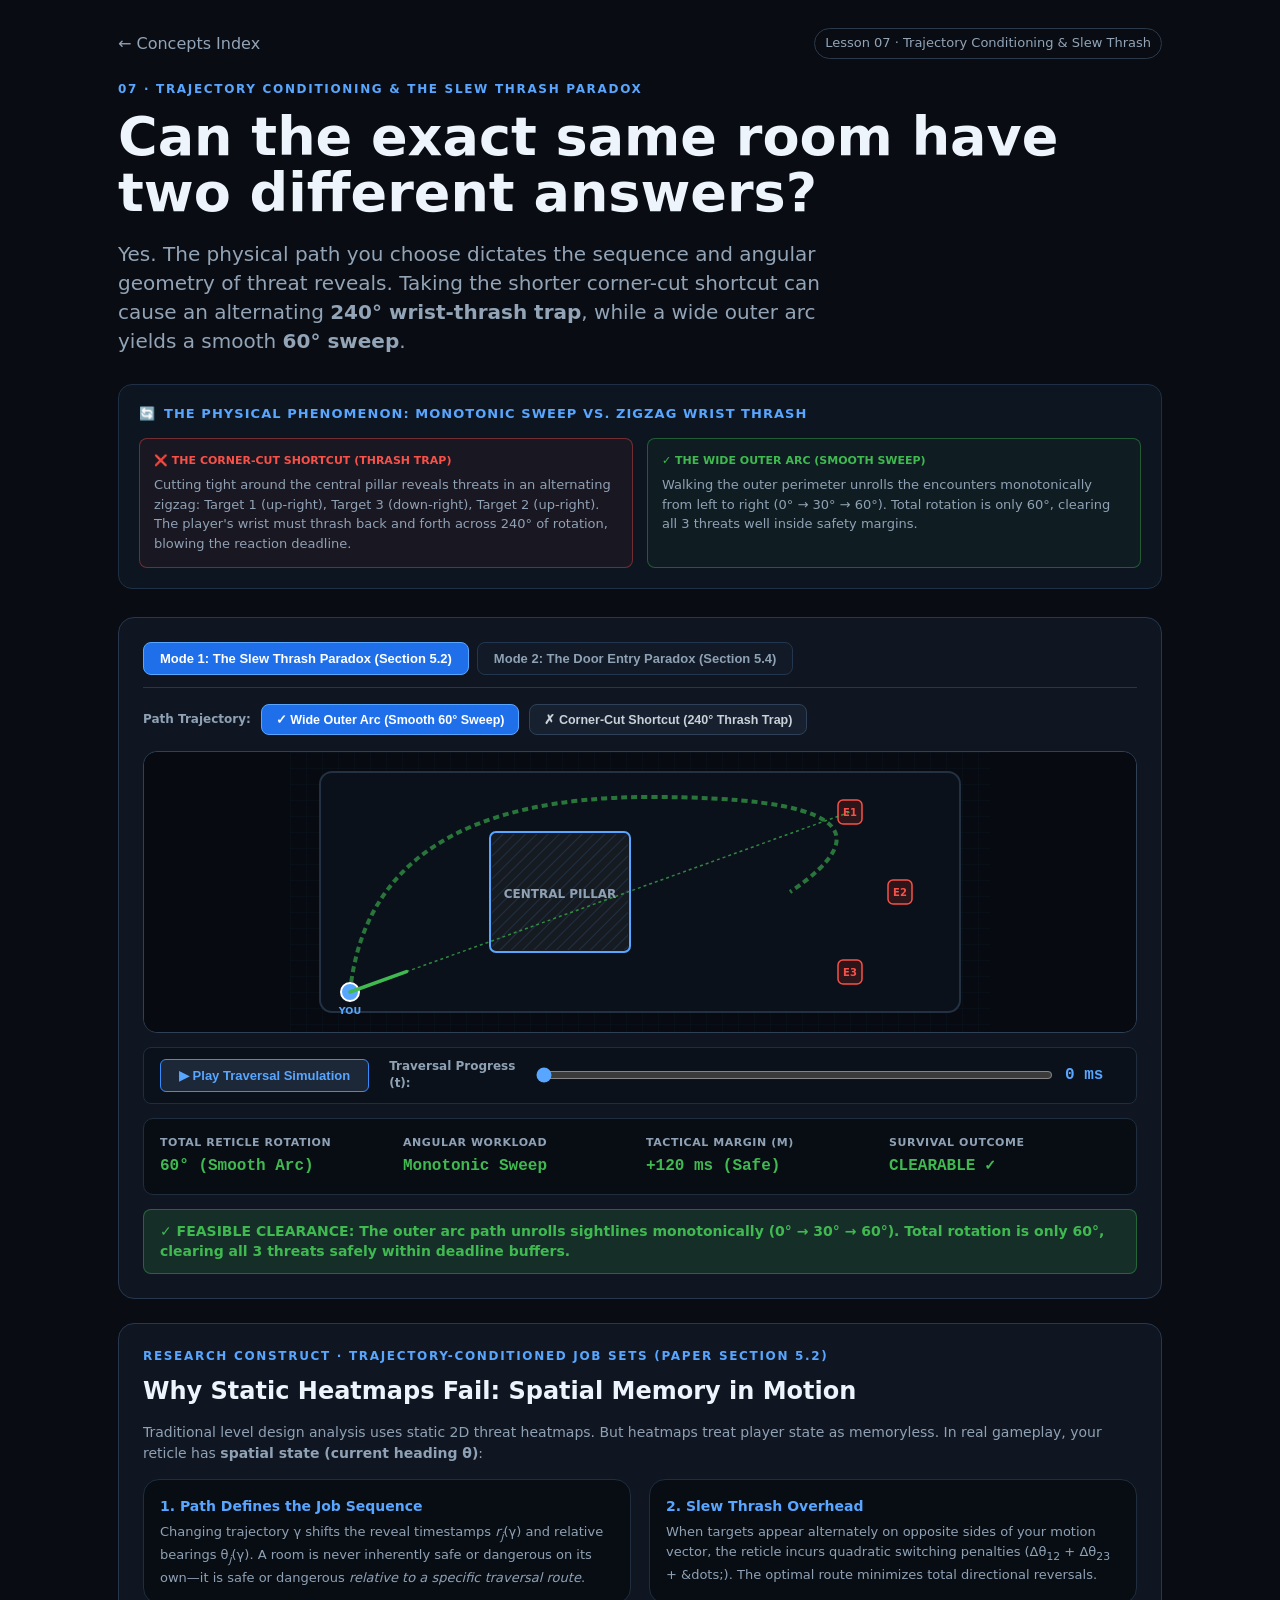
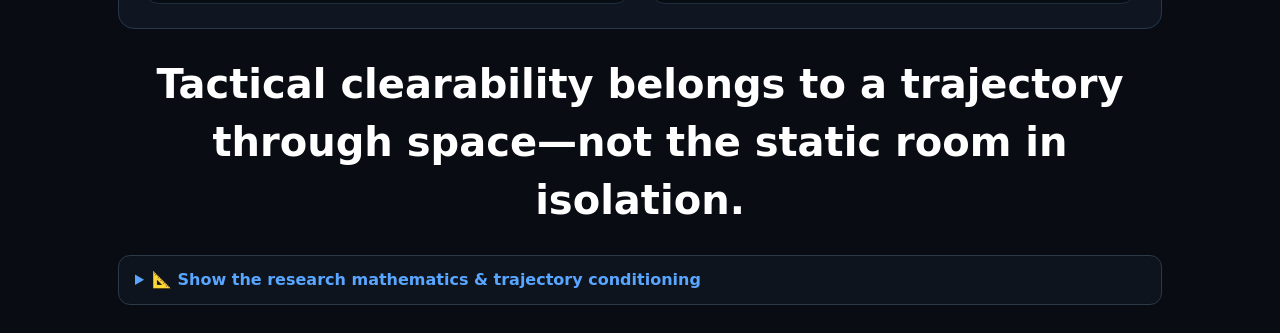
<file: explainer/concepts/07-route-choice.html>
<!doctype html>
<html lang="en">
<head>
  <meta charset="utf-8">
  <meta name="viewport" content="width=device-width,initial-scale=1">
  <title>07 — Trajectory Conditioning: The Slew Thrash Paradox</title>
  <link rel="stylesheet" href="shared.css">
  <style>
    .scene-svg {
      width: 100%;
      height: 280px;
      display: block;
      background: #070b11;
      border-radius: 12px;
    }
    .primer-box {
      background: #0d1520;
      border: 1px solid #1f3046;
      border-radius: 14px;
      padding: 20px;
      margin: 20px 0 28px 0;
    }
    .primer-title {
      font-size: 13px;
      font-weight: 800;
      letter-spacing: 0.08em;
      text-transform: uppercase;
      color: #58a6ff;
      margin-bottom: 12px;
      display: flex;
      align-items: center;
      gap: 8px;
    }
    .primer-steps {
      display: grid;
      grid-template-columns: 1fr 1fr;
      gap: 14px;
      margin-top: 14px;
    }
    .primer-step {
      background: #111a26;
      border: 1px solid #23364f;
      border-radius: 8px;
      padding: 14px;
    }
    .primer-step.bad {
      border-color: rgba(248, 81, 73, 0.4);
      background: rgba(248, 81, 73, 0.05);
    }
    .primer-step.good {
      border-color: rgba(63, 185, 80, 0.4);
      background: rgba(63, 185, 80, 0.05);
    }
    .primer-step .step-tag {
      font-size: 11px;
      font-weight: 900;
      text-transform: uppercase;
      margin-bottom: 6px;
    }
    .primer-step.bad .step-tag { color: #f85149; }
    .primer-step.good .step-tag { color: #3fb950; }
    .primer-step .step-desc {
      font-size: 13px;
      color: #8fa1b4;
      line-height: 1.5;
    }
    .status-badge {
      display: inline-flex;
      align-items: center;
      gap: 6px;
      font-size: 12px;
      font-weight: 800;
      padding: 5px 10px;
      border-radius: 6px;
      margin-top: 10px;
    }
    .status-bad {
      background: rgba(248, 81, 73, 0.15);
      border: 1px solid rgba(248, 81, 73, 0.4);
      color: #f85149;
    }
    .status-good {
      background: rgba(63, 185, 80, 0.15);
      border: 1px solid rgba(63, 185, 80, 0.4);
      color: #3fb950;
    }
    .interactive-card {
      margin-top: 24px;
      background: #0f1622;
      border: 1px solid #28374d;
      border-radius: 16px;
      padding: 24px;
    }
    .mode-tab-bar {
      display: flex;
      gap: 8px;
      margin-bottom: 16px;
      border-bottom: 1px solid #23364f;
      padding-bottom: 12px;
    }
    .btn-mode-tab {
      background: #111a26;
      border: 1px solid #23364f;
      color: #8fa1b4;
      font-size: 13px;
      font-weight: 700;
      padding: 8px 16px;
      border-radius: 8px;
      cursor: pointer;
      transition: all 0.15s ease;
    }
    .btn-mode-tab:hover {
      background: #1c2738;
      color: #fff;
    }
    .btn-mode-tab.active {
      background: #1f6feb;
      border-color: #58a6ff;
      color: #fff;
    }
    .preset-bar {
      display: flex;
      gap: 10px;
      flex-wrap: wrap;
      margin: 14px 0 16px 0;
    }
    .btn-preset {
      background: #16202e;
      border: 1px solid #2e4159;
      color: #c9d1d9;
      font-size: 12.5px;
      font-weight: 700;
      padding: 7px 14px;
      border-radius: 8px;
      cursor: pointer;
      display: inline-flex;
      align-items: center;
      gap: 6px;
      transition: all 0.15s ease;
    }
    .btn-preset:hover {
      background: #223249;
      color: #fff;
      border-color: #58a6ff;
    }
    .btn-preset.active {
      background: #1f6feb;
      border-color: #58a6ff;
      color: #fff;
    }
    .anim-btn-bar {
      display: flex;
      justify-content: space-between;
      align-items: center;
      margin-top: 14px;
      background: #0a111a;
      padding: 10px 16px;
      border-radius: 8px;
      border: 1px solid #1f2d3d;
    }
    .btn-anim {
      background: #1c2738;
      border: 1px solid #388bfd;
      color: #58a6ff;
      font-size: 13px;
      font-weight: 700;
      padding: 8px 18px;
      border-radius: 6px;
      cursor: pointer;
      display: inline-flex;
      align-items: center;
      gap: 8px;
      transition: all 0.15s ease;
    }
    .btn-anim:hover {
      background: #263852;
      color: #fff;
    }
    .btn-anim.playing {
      background: #238636;
      border-color: #3fb950;
      color: #fff;
    }
    input[type=range] {
      width: 100%;
      accent-color: #58a6ff;
      cursor: pointer;
    }
    .metric-callout {
      display: grid;
      grid-template-columns: repeat(4, 1fr);
      gap: 12px;
      background: #080d14;
      border: 1px solid #1f2d3d;
      padding: 16px;
      border-radius: 10px;
      margin-top: 14px;
    }
    .metric-box {
      display: flex;
      flex-direction: column;
      gap: 4px;
    }
    .metric-box .lbl {
      font-size: 11px;
      font-weight: 700;
      color: #8fa1b4;
      text-transform: uppercase;
      letter-spacing: 0.05em;
    }
    .metric-box .val {
      font-size: 16px;
      font-weight: 900;
      font-family: monospace;
    }
    .verdict-banner {
      padding: 12px 16px;
      border-radius: 8px;
      font-size: 14px;
      font-weight: 800;
      margin-top: 14px;
      display: flex;
      align-items: center;
      gap: 10px;
      line-height: 1.4;
    }
    @media (max-width: 900px) {
      .primer-steps { grid-template-columns: 1fr; }
      .metric-callout { grid-template-columns: 1fr 1fr; }
    }
  </style>
</head>
<body>
  <main class="wrap">
    <div class="top">
      <a class="back" href="index.html">← Concepts Index</a>
      <span class="pill">Lesson 07 · Trajectory Conditioning & Slew Thrash</span>
    </div>

    <section class="hero">
      <div class="eyebrow">07 · TRAJECTORY CONDITIONING & THE SLEW THRASH PARADOX</div>
      <h1>Can the exact same room have two different answers?</h1>
      <p>Yes. The physical path you choose dictates the sequence and angular geometry of threat reveals. Taking the shorter corner-cut shortcut can cause an alternating <strong>240° wrist-thrash trap</strong>, while a wide outer arc yields a smooth <strong>60° sweep</strong>.</p>
    </section>

    <!-- PLAIN-ENGLISH PRIMER: THE SHORTCUT TRAP -->
    <div class="primer-box">
      <div class="primer-title">
        <span>🔄</span>
        <span>THE PHYSICAL PHENOMENON: MONOTONIC SWEEP VS. ZIGZAG WRIST THRASH</span>
      </div>

      <div class="primer-steps">
        <div class="primer-step bad">
          <div class="step-tag">❌ The Corner-Cut Shortcut (Thrash Trap)</div>
          <div class="step-desc">
            Cutting tight around the central pillar reveals threats in an alternating zigzag: Target 1 (up-right), Target 3 (down-right), Target 2 (up-right). The player's wrist must thrash back and forth across 240° of rotation, blowing the reaction deadline.
          </div>
        </div>
        <div class="primer-step good">
          <div class="step-tag">✓ The Wide Outer Arc (Smooth Sweep)</div>
          <div class="step-desc">
            Walking the outer perimeter unrolls the encounters monotonically from left to right (0° &rarr; 30° &rarr; 60°). Total rotation is only 60°, clearing all 3 threats well inside safety margins.
          </div>
        </div>
      </div>
    </div>

    <!-- INTERACTIVE TRAJECTORY LAB -->
    <div class="interactive-card">
      <div class="mode-tab-bar">
        <button class="btn-mode-tab active" id="tab-mode-slew">Mode 1: The Slew Thrash Paradox (Section 5.2)</button>
        <button class="btn-mode-tab" id="tab-mode-door">Mode 2: The Door Entry Paradox (Section 5.4)</button>
      </div>

      <div class="preset-bar">
        <span style="font-size: 12px; font-weight: 700; color: #8fa1b4; display: flex; align-items: center;">Path Trajectory:</span>
        <button class="btn-preset active" id="btn-path-good">✓ Wide Outer Arc (Smooth 60° Sweep)</button>
        <button class="btn-preset" id="btn-path-bad">✗ Corner-Cut Shortcut (240° Thrash Trap)</button>
      </div>

      <!-- Top-Down Animated SVG Arena -->
      <div class="scene" style="min-height: 280px; margin-top: 10px;">
        <svg id="svg-trajectory" class="scene-svg" viewBox="0 0 700 280" style="height: 280px;"></svg>
      </div>

      <!-- Playback Controls -->
      <div class="anim-btn-bar">
        <button id="btn-toggle-anim" class="btn-anim">▶ Play Traversal Simulation</button>
        <div style="flex: 1; margin-left: 20px; display: flex; align-items: center; gap: 10px;">
          <span style="font-size: 12px; font-weight: 700; color: #8fa1b4; min-width: 135px;">Traversal Progress (t):</span>
          <input type="range" id="slider-progress" min="0" max="100" step="1" value="0">
          <span id="val-progress" style="font-family: monospace; color: #58a6ff; font-weight: bold; min-width: 55px;">0 ms</span>
        </div>
      </div>

      <!-- HUD Metrics Callout -->
      <div class="metric-callout">
        <div class="metric-box">
          <span class="lbl">Total Reticle Rotation</span>
          <span class="val" id="metric-rotation" style="color: #3fb950;">60° (Smooth Arc)</span>
        </div>
        <div class="metric-box">
          <span class="lbl">Angular Workload</span>
          <span class="val" id="metric-workload" style="color: #3fb950;">Monotonic Sweep</span>
        </div>
        <div class="metric-box">
          <span class="lbl">Tactical Margin (M)</span>
          <span class="val" id="metric-margin" style="color: #3fb950;">+120 ms (Safe)</span>
        </div>
        <div class="metric-box">
          <span class="lbl">Survival Outcome</span>
          <span class="val" id="metric-verdict" style="color: #3fb950;">CLEARABLE ✓</span>
        </div>
      </div>

      <!-- Live Verdict Banner -->
      <div id="verdict-banner" class="verdict-banner status-good">
        <span>✓ <strong>FEASIBLE CLEARANCE:</strong> The outer arc path unrolls sightlines monotonically. The crosshair sweeps naturally in one direction without wasted reverse slewing.</span>
      </div>
    </div>

    <!-- RESEARCH COUNTEREXAMPLE EXPLANATION -->
    <div class="interactive-card" style="margin-top: 24px;">
      <div class="eyebrow">RESEARCH CONSTRUCT · TRAJECTORY-CONDITIONED JOB SETS (PAPER SECTION 5.2)</div>
      <h2 style="margin: 8px 0;">Why Static Heatmaps Fail: Spatial Memory in Motion</h2>
      <p style="color: #8fa1b4; font-size: 14px;">
        Traditional level design analysis uses static 2D threat heatmaps. But heatmaps treat player state as memoryless. In real gameplay, your reticle has <strong>spatial state (current heading &theta;)</strong>:
      </p>

      <div class="grid2" style="margin-top: 16px;">
        <div class="card" style="background: #080d14; border: 1px solid #1f2d3d; padding: 16px;">
          <div style="color: #58a6ff; font-weight: 900; font-size: 14px; margin-bottom: 6px;">1. Path Defines the Job Sequence</div>
          <p style="font-size: 13px; color: #8fa1b4; line-height: 1.5; margin: 0;">
            Changing trajectory &gamma; shifts the reveal timestamps <i>r</i><sub><i>j</i></sub>(&gamma;) and relative bearings &theta;<sub><i>j</i></sub>(&gamma;). A room is never inherently safe or dangerous on its own—it is safe or dangerous <em>relative to a specific traversal route</em>.
          </p>
        </div>

        <div class="card" style="background: #080d14; border: 1px solid #1f2d3d; padding: 16px;">
          <div style="color: #58a6ff; font-weight: 900; font-size: 14px; margin-bottom: 6px;">2. Slew Thrash Overhead</div>
          <p style="font-size: 13px; color: #8fa1b4; line-height: 1.5; margin: 0;">
            When targets appear alternately on opposite sides of your motion vector, the reticle incurs quadratic switching penalties (&Delta;&theta;<sub>12</sub> + &Delta;&theta;<sub>23</sub> + &dots;). The optimal route minimizes total directional reversals.
          </p>
        </div>
      </div>
    </div>

    <!-- Takeaway Banner -->
    <div class="takeaway">Tactical clearability belongs to a trajectory through space—not the static room in isolation.</div>

    <!-- Collapsible Research Mathematics Bridge -->
    <details class="math">
      <summary>📐 Show the research mathematics & trajectory conditioning</summary>
      
      <div class="eq" style="font-size: 22px;">
        <b><i>M</i></b>(&gamma;) = &minus;<i>L</i>*(&gamma;) = min<sub><i>j</i></sub> &Big( <i>D</i><sub><i>j</i></sub>(&gamma;) &minus; <i>C</i><sub><i>j</i></sub>(&gamma;, &pi;*) &Big)
      </div>
      <div class="eq" style="font-size: 18px; color: #58a6ff; margin-top: 8px;">
        <i>q</i><sub><i>ij</i></sub>(&gamma;) = |&theta;<sub><i>j</i></sub>(&gamma;(<i>t</i>)) &minus; &theta;<sub><i>i</i></sub>(&gamma;(<i>t</i>))| / &omega;<sub>aim</sub>
      </div>

      <p>In our formal scheduling framework:</p>
      <ul>
        <li><strong>Trajectory Parameterization:</strong> The continuous motion polyline &gamma;: [0, <i>T</i>] &rarr; &Ropf;<sup>2</sup> maps time to spatial coordinates (<i>x</i>(<i>t</i>), <i>y</i>(<i>t</i>)).</li>
        <li><strong>Traversal-Conditioned Release:</strong> The release timestamp <i>r</i><sub><i>j</i></sub>(&gamma;) is the infimum time <i>t</i> at which raycast LOS from &gamma;(<i>t</i>) to threat <i>T</i><sub><i>j</i></sub> is unoccluded.</li>
        <li><strong>Rotational Thrashing Cost:</strong> The total rotational budget &Omega;(&gamma;) = &sum; |&theta;<sub><i>k</i>+1</sub> &minus; &theta;<sub><i>k</i></sub>| can exceed the angular bounding envelope if reveals alternate across the player's line of motion.</li>
      </ul>
    </details>
  </main>

  <script>
    const $ = id => document.getElementById(id);
    const NS = 'http://www.w3.org/2000/svg';
    const svgEl = (tag, attrs = {}) => {
      const n = document.createElementNS(NS, tag);
      Object.entries(attrs).forEach(([k, v]) => n.setAttribute(k, v));
      return n;
    };

    // State Variables
    let currentMode = 'slew';   // 'slew' or 'door'
    let isGoodPath = true;      // true = Outer Arc / West Door, false = Shortcut / South Door
    let animProgress = 0.0;     // 0.0 to 1.0
    let isAnimating = false;
    const maxSimTime = 1000;    // ms

    function updateScenarioView() {
      const mode = currentMode;
      const isGood = isGoodPath;

      const rotEl = $('metric-rotation');
      const workEl = $('metric-workload');
      const margEl = $('metric-margin');
      const verdEl = $('metric-verdict');
      const banner = $('verdict-banner');

      if (mode === 'slew') {
        if (isGood) {
          rotEl.textContent = '60° (Smooth Arc)';
          rotEl.style.color = '#3fb950';
          workEl.textContent = 'Monotonic Sweep';
          workEl.style.color = '#3fb950';
          margEl.textContent = '+120 ms (Safe)';
          margEl.style.color = '#3fb950';
          verdEl.textContent = 'CLEARABLE ✓';
          verdEl.style.color = '#3fb950';
          banner.className = 'verdict-banner status-good';
          banner.innerHTML = `<span>✓ <strong>FEASIBLE CLEARANCE:</strong> The outer arc path unrolls sightlines monotonically (0° &rarr; 30° &rarr; 60°). Total rotation is only 60°, clearing all 3 threats safely within deadline buffers.</span>`;
        } else {
          rotEl.textContent = '240° (Wrist Thrash)';
          rotEl.style.color = '#f85149';
          workEl.textContent = 'Alternating Zigzag';
          workEl.style.color = '#f85149';
          margEl.textContent = '-140 ms (Lethal)';
          margEl.style.color = '#f85149';
          verdEl.textContent = 'UNSERVICEABLE 💀';
          verdEl.style.color = '#f85149';
          banner.className = 'verdict-banner status-bad';
          banner.innerHTML = `<span>💀 <strong>FATAL SLEW THRASH TRAP:</strong> Cutting tight around the corner reveals targets in an alternating cross-screen pattern (up-right &rarr; down-right &rarr; up-right). The 240° rotational overhead causes a fatal -140 ms deadline breach.</span>`;
        }
      } else {
        // Door Entry Mode
        if (isGood) {
          rotEl.textContent = '45° (Pie-Slice)';
          rotEl.style.color = '#3fb950';
          workEl.textContent = 'Sequential Isolation';
          workEl.style.color = '#3fb950';
          margEl.textContent = '+140 ms (Safe)';
          margEl.style.color = '#3fb950';
          verdEl.textContent = 'CLEARABLE ✓';
          verdEl.style.color = '#3fb950';
          banner.className = 'verdict-banner status-good';
          banner.innerHTML = `<span>✓ <strong>WEST DOOR ENTRY:</strong> Approaching from the West allows pie-slicing the room around the central wall, engaging Threat 1 before Threat 2 unoccludes.</span>`;
        } else {
          rotEl.textContent = '140° (Split Slew)';
          rotEl.style.color = '#f85149';
          workEl.textContent = 'Simultaneous Flank';
          workEl.style.color = '#f85149';
          margEl.textContent = '-180 ms (Lethal)';
          margEl.style.color = '#f85149';
          verdEl.textContent = 'UNSERVICEABLE 💀';
          verdEl.style.color = '#f85149';
          banner.className = 'verdict-banner status-bad';
          banner.innerHTML = `<span>💀 <strong>SOUTH DOOR CROSSFIRE:</strong> Entering from the South exposes the player simultaneously to Threat 1 (left flank) and Threat 2 (right flank), requiring an impossible 140° split flick.</span>`;
        }
      }

      renderArena();
    }

    function renderArena() {
      const svg = $('svg-trajectory');
      svg.innerHTML = '';

      const mode = currentMode;
      const isGood = isGoodPath;
      const curT = animProgress * maxSimTime;
      $('val-progress').textContent = `${Math.round(curT)} ms`;

      const defs = svgEl('defs');
      defs.innerHTML = `
        <pattern id="grid-c7" width="16" height="16" patternUnits="userSpaceOnUse">
          <path d="M 16 0 L 0 0 0 16" fill="none" stroke="rgba(88, 166, 255, 0.04)" stroke-width="1"/>
        </pattern>
        <pattern id="wall-c7" width="8" height="8" patternUnits="userSpaceOnUse" patternTransform="rotate(45)">
          <line x1="0" y1="0" x2="0" y2="8" stroke="rgba(88, 166, 255, 0.25)" stroke-width="2"/>
        </pattern>
      `;
      svg.append(defs);

      svg.append(svgEl('rect', { width: 700, height: 280, fill: 'url(#grid-c7)' }));

      if (mode === 'slew') {
        renderSlewArena(svg, isGood);
      } else {
        renderDoorArena(svg, isGood);
      }
    }

    function renderSlewArena(svg, isGood) {
      // Room perimeter
      svg.append(svgEl('rect', { x: 30, y: 20, width: 640, height: 240, rx: 12, fill: '#0a111a', stroke: '#233142', 'stroke-width': 2 }));

      // Central Pillar Obstacle: x = 200..340, y = 80..200
      svg.append(svgEl('rect', { x: 200, y: 80, width: 140, height: 120, rx: 6, fill: '#161b22', stroke: '#58a6ff', 'stroke-width': 2 }));
      svg.append(svgEl('rect', { x: 202, y: 82, width: 136, height: 116, rx: 4, fill: 'url(#wall-c7)', opacity: 0.6 }));
      const pTxt = svgEl('text', { x: 270, y: 146, fill: '#8fa1b4', 'font-size': 12, 'font-weight': '900', 'text-anchor': 'middle' });
      pTxt.textContent = 'CENTRAL PILLAR';
      svg.append(pTxt);

      // 3 Hostile Threats on the Right:
      // E1: Upper (x = 560, y = 60)
      // E2: Center (x = 610, y = 140)
      // E3: Lower (x = 560, y = 220)
      const enemies = [
        { x: 560, y: 60, id: 'E1 (Up-Right)' },
        { x: 610, y: 140, id: 'E2 (Center)' },
        { x: 560, y: 220, id: 'E3 (Down-Right)' }
      ];

      enemies.forEach((e, i) => {
        svg.append(svgEl('rect', { x: e.x - 12, y: e.y - 12, width: 24, height: 24, rx: 5, fill: '#2d1519', stroke: '#f85149', 'stroke-width': 1.5 }));
        const t = svgEl('text', { x: e.x, y: e.y + 4, fill: '#f85149', 'font-size': 10, 'font-weight': '900', 'text-anchor': 'middle' });
        t.textContent = `E${i+1}`;
        svg.append(t);
      });

      // Path Polyline Visuals
      if (isGood) {
        // Outer Arc Path: (60, 240) -> (100, 45) -> (360, 45) -> (500, 140)
        svg.append(svgEl('path', {
          d: 'M 60 240 Q 80 45, 360 45 T 500 140',
          fill: 'none', stroke: '#3fb950', 'stroke-width': 4, 'stroke-dasharray': '6,4', opacity: 0.6
        }));
      } else {
        // Corner-Cut Shortcut: (60, 240) -> (190, 210) -> (350, 210) -> (450, 140)
        svg.append(svgEl('path', {
          d: 'M 60 240 L 190 210 L 350 210 L 450 140',
          fill: 'none', stroke: '#f85149', 'stroke-width': 4, 'stroke-dasharray': '6,4', opacity: 0.6
        }));
      }

      // Calculate Player Coordinates & Reticle Aim Angle along path
      let px, py, aimAngleDeg, activeTargetIdx;
      const pFrac = animProgress;

      if (isGood) {
        // Outer Arc Parametric Path
        if (pFrac < 0.4) {
          const f = pFrac / 0.4;
          px = 60 + f * (220 - 60);
          py = 240 + f * (45 - 240);
        } else if (pFrac < 0.75) {
          const f = (pFrac - 0.4) / 0.35;
          px = 220 + f * (380 - 220);
          py = 45;
        } else {
          const f = (pFrac - 0.75) / 0.25;
          px = 380 + f * (500 - 380);
          py = 45 + f * (140 - 45);
        }

        // Monotonic aim tracking (E1 -> E2 -> E3)
        if (pFrac < 0.45) {
          activeTargetIdx = 0; // E1
        } else if (pFrac < 0.75) {
          activeTargetIdx = 1; // E2
        } else {
          activeTargetIdx = 2; // E3
        }
        const target = enemies[activeTargetIdx];
        aimAngleDeg = Math.atan2(target.y - py, target.x - px) * (180 / Math.PI);

        // Draw green laser line to active target
        svg.append(svgEl('line', {
          x1: px, y1: py, x2: target.x, y2: target.y,
          stroke: '#3fb950', 'stroke-width': 1.5, opacity: 0.7, 'stroke-dasharray': '3,3'
        }));
      } else {
        // Corner-Cut Shortcut Parametric Path
        if (pFrac < 0.35) {
          const f = pFrac / 0.35;
          px = 60 + f * (190 - 60);
          py = 240 + f * (210 - 240);
        } else if (pFrac < 0.7) {
          const f = (pFrac - 0.35) / 0.35;
          px = 190 + f * (350 - 190);
          py = 210;
        } else {
          const f = (pFrac - 0.7) / 0.3;
          px = 350 + f * (450 - 350);
          py = 210 + f * (140 - 210);
        }

        // Slew Thrash Zigzag Targeting: E3 (down) -> E1 (up) -> E2 (mid)
        if (pFrac < 0.45) {
          activeTargetIdx = 2; // E3
        } else if (pFrac < 0.75) {
          activeTargetIdx = 0; // E1 (wrist thrashes up!)
        } else {
          activeTargetIdx = 1; // E2
        }
        const target = enemies[activeTargetIdx];
        aimAngleDeg = Math.atan2(target.y - py, target.x - px) * (180 / Math.PI);

        // Incoming hostile lasers from both unserviced enemies if deadline breached (t > 500ms)
        if (pFrac > 0.5) {
          svg.append(svgEl('line', { x1: enemies[0].x, y1: enemies[0].y, x2: px, y2: py, stroke: '#f85149', 'stroke-width': 2.5, 'stroke-dasharray': '4,2' }));
          svg.append(svgEl('line', { x1: enemies[2].x, y1: enemies[2].y, x2: px, y2: py, stroke: '#f85149', 'stroke-width': 2.5, 'stroke-dasharray': '4,2' }));
        }
      }

      // Draw Player Token & Reticle Ray
      const isDead = !isGood && (pFrac >= 0.55);
      const pColor = isDead ? '#f85149' : '#58a6ff';

      svg.append(svgEl('circle', { cx: px, cy: py, r: 9, fill: pColor, stroke: '#fff', 'stroke-width': 2 }));
      const pt = svgEl('text', { x: px, y: py + 22, fill: pColor, 'font-size': 9.5, 'font-weight': 'bold', 'text-anchor': 'middle' });
      pt.textContent = isDead ? 'DEAD' : 'YOU';
      svg.append(pt);

      // Aim Ray
      const aimRad = aimAngleDeg * (Math.PI / 180);
      const rx = px + Math.cos(aimRad) * 60;
      const ry = py + Math.sin(aimRad) * 60;

      svg.append(svgEl('line', {
        x1: px, y1: py, x2: rx, y2: ry,
        stroke: (isGood || pFrac < 0.55) ? '#3fb950' : '#f85149',
        'stroke-width': 3.5, 'stroke-linecap': 'round'
      }));
    }

    function renderDoorArena(svg, isGood) {
      // Room perimeter
      svg.append(svgEl('rect', { x: 30, y: 20, width: 640, height: 240, rx: 12, fill: '#0a111a', stroke: '#233142', 'stroke-width': 2 }));

      // Divider Wall creating West & South approaches: x = 260, y = 80..260
      svg.append(svgEl('rect', { x: 260, y: 70, width: 24, height: 190, rx: 4, fill: '#161b22', stroke: '#58a6ff', 'stroke-width': 2 }));
      svg.append(svgEl('rect', { x: 262, y: 72, width: 20, height: 186, fill: 'url(#wall-c7)', opacity: 0.6 }));

      // Door Openings
      // West Approach: Corridor at y = 40 (top)
      // South Approach: Doorway at x = 270 (bottom)

      // Threats:
      // E1: Left Flank / Near Corner (x = 340, y = 70)
      // E2: Deep Right (x = 580, y = 160)
      const e1 = { x: 340, y: 70, id: 'E1 (Left Flank)' };
      const e2 = { x: 580, y: 160, id: 'E2 (Deep Right)' };

      [e1, e2].forEach((e, i) => {
        svg.append(svgEl('rect', { x: e.x - 12, y: e.y - 12, width: 24, height: 24, rx: 5, fill: '#2d1519', stroke: '#f85149', 'stroke-width': 1.5 }));
        const t = svgEl('text', { x: e.x, y: e.y + 4, fill: '#f85149', 'font-size': 10, 'font-weight': '900', 'text-anchor': 'middle' });
        t.textContent = `E${i+1}`;
        svg.append(t);
      });

      let px, py, aimAngleDeg;
      const pFrac = animProgress;

      if (isGood) {
        // West Door (Approaching from top left around the baffle)
        if (pFrac < 0.5) {
          const f = pFrac / 0.5;
          px = 60 + f * (280 - 60);
          py = 45;
          aimAngleDeg = 0; // Pre-aimed forward down corridor
        } else {
          const f = (pFrac - 0.5) / 0.5;
          px = 280 + f * (460 - 280);
          py = 45 + f * (120 - 45);

          if (pFrac < 0.75) {
            aimAngleDeg = Math.atan2(e1.y - py, e1.x - px) * (180 / Math.PI); // Aims at E1
            svg.append(svgEl('line', { x1: px, y1: py, x2: e1.x, y2: e1.y, stroke: '#3fb950', 'stroke-width': 1.5, opacity: 0.7, 'stroke-dasharray': '3,3' }));
          } else {
            aimAngleDeg = Math.atan2(e2.y - py, e2.x - px) * (180 / Math.PI); // Sweeps to E2
            svg.append(svgEl('line', { x1: px, y1: py, x2: e2.x, y2: e2.y, stroke: '#3fb950', 'stroke-width': 1.5, opacity: 0.7, 'stroke-dasharray': '3,3' }));
          }
        }
      } else {
        // South Door (Entering from bottom right into the wide crossfire)
        if (pFrac < 0.5) {
          const f = pFrac / 0.5;
          px = 380;
          py = 250 - f * (250 - 180);
          aimAngleDeg = -90; // Aiming straight up
        } else {
          const f = (pFrac - 0.5) / 0.5;
          px = 380 + f * (460 - 380);
          py = 180 - f * (180 - 130);

          // Panicked flicking between E1 and E2
          aimAngleDeg = (pFrac > 0.75) ? (Math.atan2(e2.y - py, e2.x - px) * (180 / Math.PI)) : (Math.atan2(e1.y - py, e1.x - px) * (180 / Math.PI));

          // Simultaneous crossfire lasers converge on player
          svg.append(svgEl('line', { x1: e1.x, y1: e1.y, x2: px, y2: py, stroke: '#f85149', 'stroke-width': 2.5, 'stroke-dasharray': '4,2' }));
          svg.append(svgEl('line', { x1: e2.x, y1: e2.y, x2: px, y2: py, stroke: '#f85149', 'stroke-width': 2.5, 'stroke-dasharray': '4,2' }));
        }
      }

      // Draw Player Token & Reticle Ray
      const isDead = !isGood && (pFrac >= 0.55);
      const pColor = isDead ? '#f85149' : '#58a6ff';

      svg.append(svgEl('circle', { cx: px, cy: py, r: 9, fill: pColor, stroke: '#fff', 'stroke-width': 2 }));
      const pt = svgEl('text', { x: px, y: py + 22, fill: pColor, 'font-size': 9.5, 'font-weight': 'bold', 'text-anchor': 'middle' });
      pt.textContent = isDead ? 'DEAD (CROSSFIRE)' : 'YOU';
      svg.append(pt);

      // Aim Ray
      const aimRad = aimAngleDeg * (Math.PI / 180);
      const rx = px + Math.cos(aimRad) * 60;
      const ry = py + Math.sin(aimRad) * 60;

      svg.append(svgEl('line', {
        x1: px, y1: py, x2: rx, y2: ry,
        stroke: (isGood || pFrac < 0.55) ? '#3fb950' : '#f85149',
        'stroke-width': 3.5, 'stroke-linecap': 'round'
      }));
    }

    // Animation Loop
    function runSimAnim() {
      if (!isAnimating) return;
      animProgress += 0.007;
      if (animProgress > 1.0) {
        animProgress = 1.0;
        isAnimating = false;
        $('btn-toggle-anim').classList.remove('playing');
        $('btn-toggle-anim').textContent = '▶ Replay Simulation';
      }
      $('slider-progress').value = Math.round(animProgress * 100);
      updateScenarioView();

      if (isAnimating) {
        requestAnimationFrame(runSimAnim);
      }
    }

    $('btn-toggle-anim').onclick = () => {
      if (isAnimating) {
        isAnimating = false;
        $('btn-toggle-anim').classList.remove('playing');
        $('btn-toggle-anim').textContent = '▶ Play Traversal Simulation';
      } else {
        if (animProgress >= 1.0) animProgress = 0.0;
        isAnimating = true;
        $('btn-toggle-anim').classList.add('playing');
        $('btn-toggle-anim').textContent = '⏸ Pause';
        requestAnimationFrame(runSimAnim);
      }
    };

    $('slider-progress').addEventListener('input', (e) => {
      animProgress = parseFloat(e.target.value) / 100.0;
      isAnimating = false;
      $('btn-toggle-anim').classList.remove('playing');
      $('btn-toggle-anim').textContent = '▶ Play Traversal Simulation';
      updateScenarioView();
    });

    // Path Switcher
    $('btn-path-good').onclick = () => {
      isGoodPath = true;
      $('btn-path-good').classList.add('active');
      $('btn-path-bad').classList.remove('active');
      animProgress = 0.0;
      $('slider-progress').value = 0;
      updateScenarioView();
    };

    $('btn-path-bad').onclick = () => {
      isGoodPath = false;
      $('btn-path-bad').classList.add('active');
      $('btn-path-good').classList.remove('active');
      animProgress = 0.0;
      $('slider-progress').value = 0;
      updateScenarioView();
    };

    // Mode Switcher
    $('tab-mode-slew').onclick = () => {
      currentMode = 'slew';
      $('tab-mode-slew').classList.add('active');
      $('tab-mode-door').classList.remove('active');
      $('btn-path-good').textContent = '✓ Wide Outer Arc (Smooth 60° Sweep)';
      $('btn-path-bad').textContent = '✗ Corner-Cut Shortcut (240° Thrash Trap)';
      animProgress = 0.0;
      $('slider-progress').value = 0;
      updateScenarioView();
    };

    $('tab-mode-door').onclick = () => {
      currentMode = 'door';
      $('tab-mode-door').classList.add('active');
      $('tab-mode-slew').classList.remove('active');
      $('btn-path-good').textContent = '✓ West Door (Sequential Pie-Slice)';
      $('btn-path-bad').textContent = '✗ South Door (Simultaneous Crossfire)';
      animProgress = 0.0;
      $('slider-progress').value = 0;
      updateScenarioView();
    };

    // Initial draw
    updateScenarioView();
  </script>
</body>
</html>
</file>
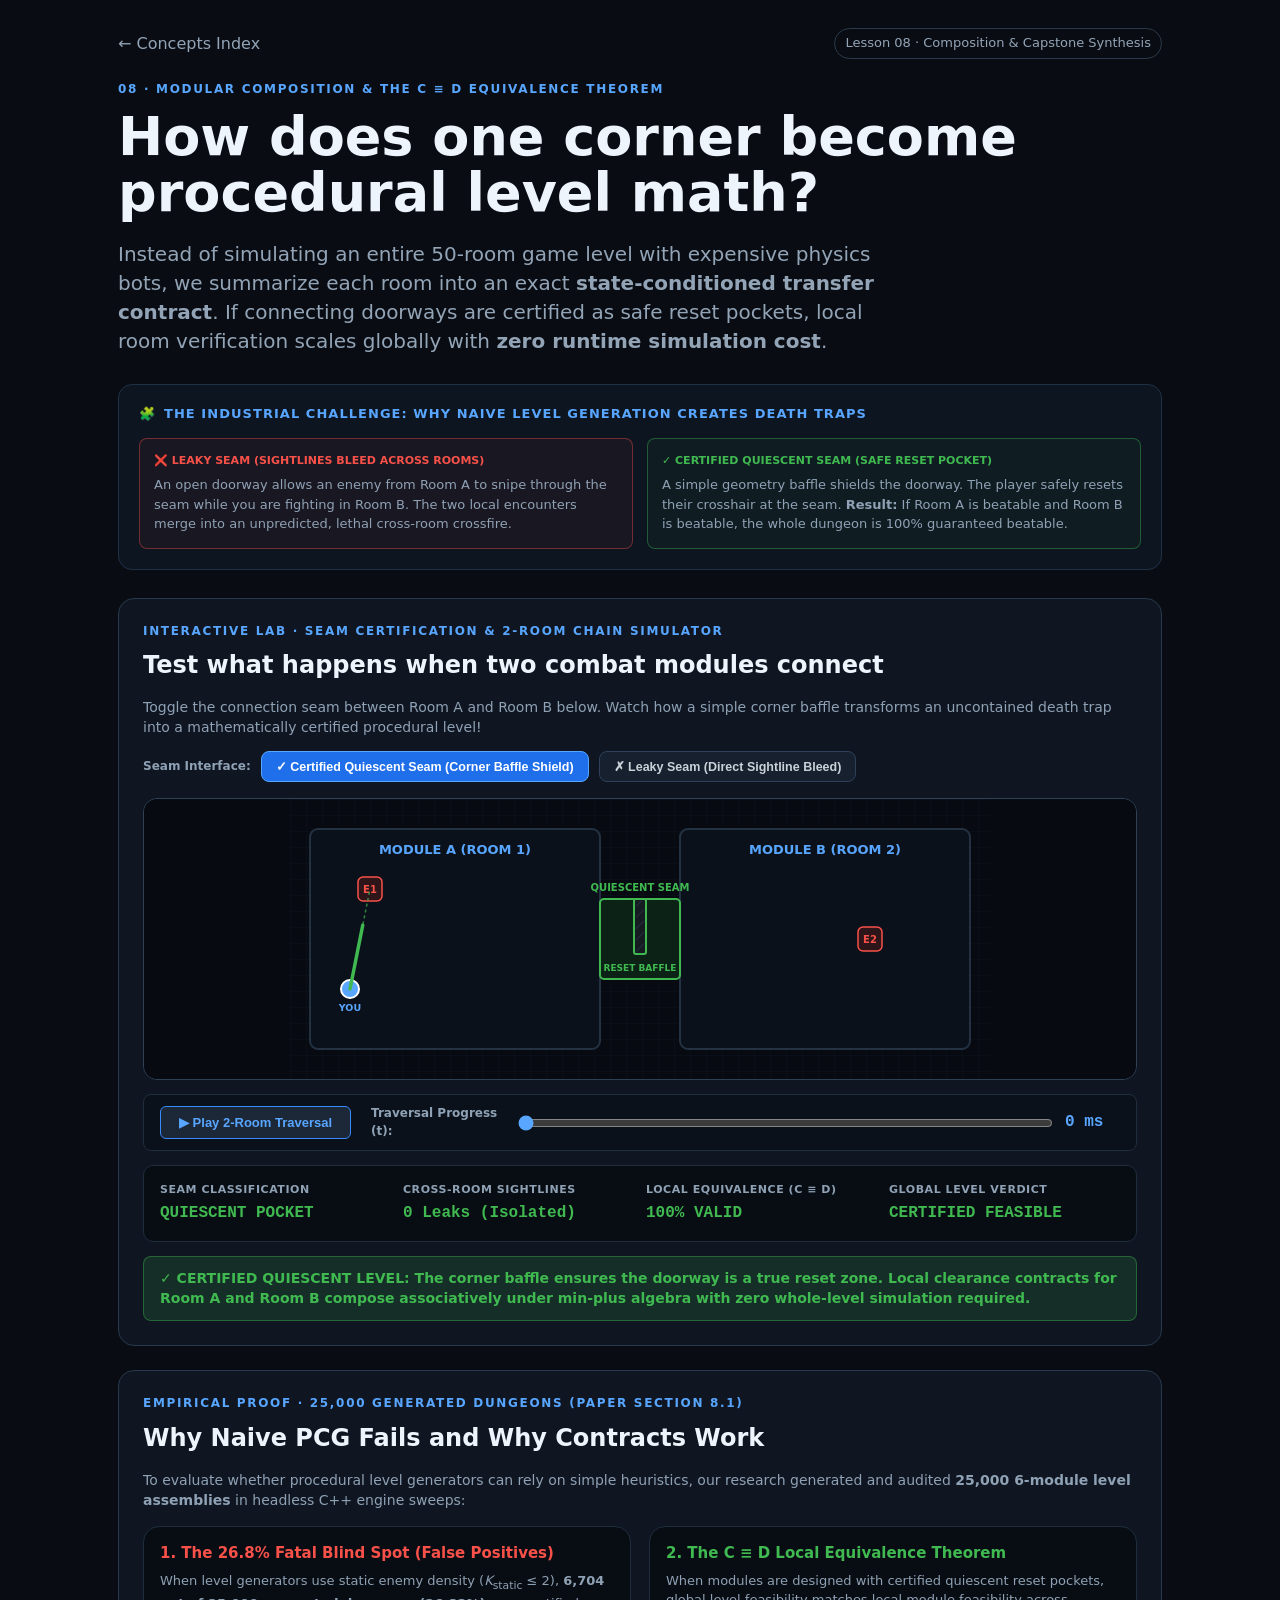
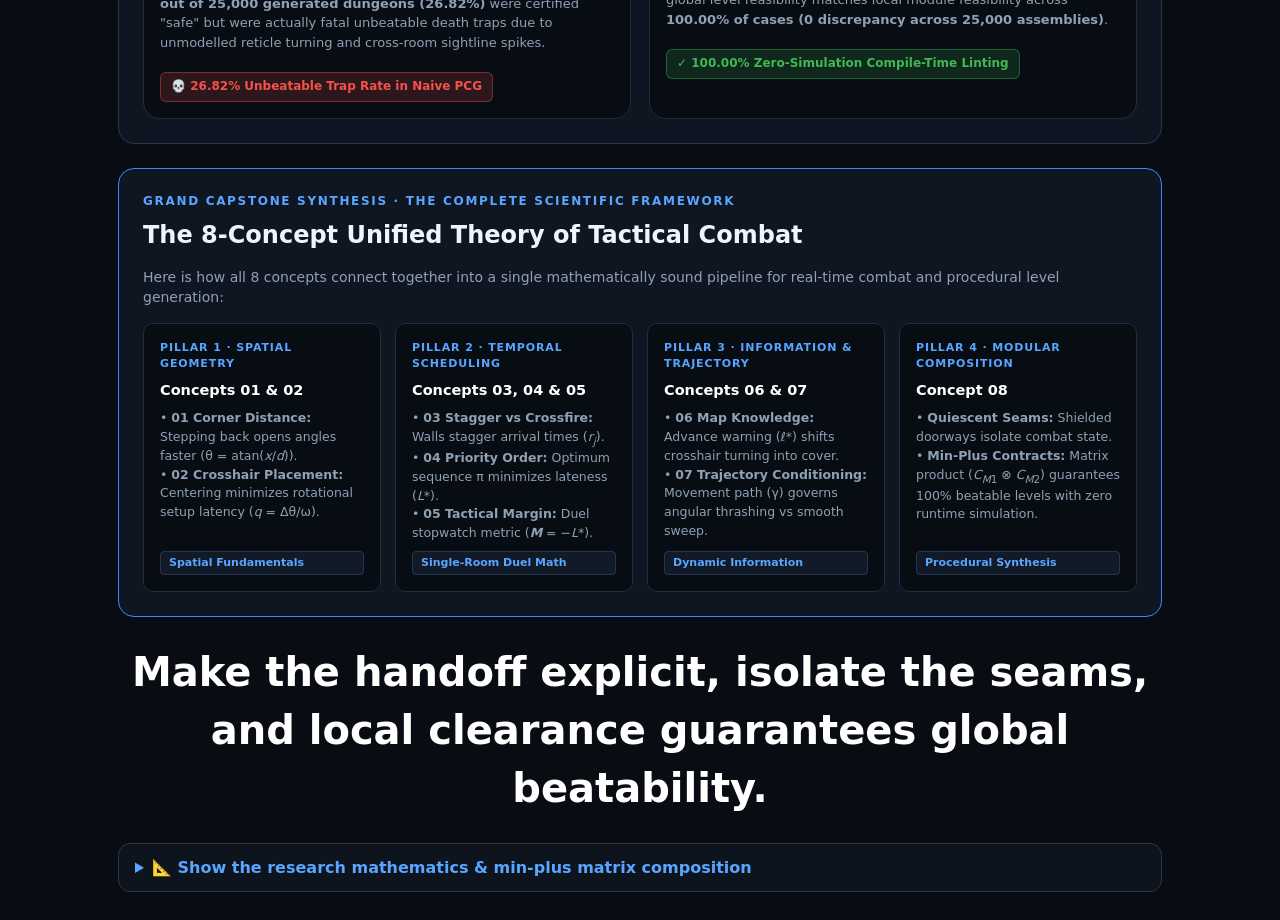
<file: explainer/concepts/08-composition.html>
<!doctype html>
<html lang="en">
<head>
  <meta charset="utf-8">
  <meta name="viewport" content="width=device-width,initial-scale=1">
  <title>08 — From Corner to PCG: Composition & Capstone Synthesis</title>
  <link rel="stylesheet" href="shared.css">
  <style>
    .scene-svg {
      width: 100%;
      height: 280px;
      display: block;
      background: #070b11;
      border-radius: 12px;
    }
    .grid4 {
      display: grid;
      grid-template-columns: repeat(4, 1fr);
      gap: 14px;
      margin-top: 16px;
    }
    .primer-box {
      background: #0d1520;
      border: 1px solid #1f3046;
      border-radius: 14px;
      padding: 20px;
      margin: 20px 0 28px 0;
    }
    .primer-title {
      font-size: 13px;
      font-weight: 800;
      letter-spacing: 0.08em;
      text-transform: uppercase;
      color: #58a6ff;
      margin-bottom: 12px;
      display: flex;
      align-items: center;
      gap: 8px;
    }
    .primer-steps {
      display: grid;
      grid-template-columns: 1fr 1fr;
      gap: 14px;
      margin-top: 14px;
    }
    .primer-step {
      background: #111a26;
      border: 1px solid #23364f;
      border-radius: 8px;
      padding: 14px;
    }
    .primer-step.bad {
      border-color: rgba(248, 81, 73, 0.4);
      background: rgba(248, 81, 73, 0.05);
    }
    .primer-step.good {
      border-color: rgba(63, 185, 80, 0.4);
      background: rgba(63, 185, 80, 0.05);
    }
    .primer-step .step-tag {
      font-size: 11px;
      font-weight: 900;
      text-transform: uppercase;
      margin-bottom: 6px;
    }
    .primer-step.bad .step-tag { color: #f85149; }
    .primer-step.good .step-tag { color: #3fb950; }
    .primer-step .step-desc {
      font-size: 13px;
      color: #8fa1b4;
      line-height: 1.5;
    }
    .status-badge {
      display: inline-flex;
      align-items: center;
      gap: 6px;
      font-size: 12px;
      font-weight: 800;
      padding: 5px 10px;
      border-radius: 6px;
      margin-top: 10px;
    }
    .status-bad {
      background: rgba(248, 81, 73, 0.15);
      border: 1px solid rgba(248, 81, 73, 0.4);
      color: #f85149;
    }
    .status-good {
      background: rgba(63, 185, 80, 0.15);
      border: 1px solid rgba(63, 185, 80, 0.4);
      color: #3fb950;
    }
    .interactive-card {
      margin-top: 24px;
      background: #0f1622;
      border: 1px solid #28374d;
      border-radius: 16px;
      padding: 24px;
    }
    .preset-bar {
      display: flex;
      gap: 10px;
      flex-wrap: wrap;
      margin: 14px 0 16px 0;
    }
    .btn-preset {
      background: #16202e;
      border: 1px solid #2e4159;
      color: #c9d1d9;
      font-size: 12.5px;
      font-weight: 700;
      padding: 7px 14px;
      border-radius: 8px;
      cursor: pointer;
      display: inline-flex;
      align-items: center;
      gap: 6px;
      transition: all 0.15s ease;
    }
    .btn-preset:hover {
      background: #223249;
      color: #fff;
      border-color: #58a6ff;
    }
    .btn-preset.active {
      background: #1f6feb;
      border-color: #58a6ff;
      color: #fff;
    }
    .anim-btn-bar {
      display: flex;
      justify-content: space-between;
      align-items: center;
      margin-top: 14px;
      background: #0a111a;
      padding: 10px 16px;
      border-radius: 8px;
      border: 1px solid #1f2d3d;
    }
    .btn-anim {
      background: #1c2738;
      border: 1px solid #388bfd;
      color: #58a6ff;
      font-size: 13px;
      font-weight: 700;
      padding: 8px 18px;
      border-radius: 6px;
      cursor: pointer;
      display: inline-flex;
      align-items: center;
      gap: 8px;
      transition: all 0.15s ease;
    }
    .btn-anim:hover {
      background: #263852;
      color: #fff;
    }
    .btn-anim.playing {
      background: #238636;
      border-color: #3fb950;
      color: #fff;
    }
    input[type=range] {
      width: 100%;
      accent-color: #58a6ff;
      cursor: pointer;
    }
    .metric-callout {
      display: grid;
      grid-template-columns: repeat(4, 1fr);
      gap: 12px;
      background: #080d14;
      border: 1px solid #1f2d3d;
      padding: 16px;
      border-radius: 10px;
      margin-top: 14px;
    }
    .metric-box {
      display: flex;
      flex-direction: column;
      gap: 4px;
    }
    .metric-box .lbl {
      font-size: 11px;
      font-weight: 700;
      color: #8fa1b4;
      text-transform: uppercase;
      letter-spacing: 0.05em;
    }
    .metric-box .val {
      font-size: 16px;
      font-weight: 900;
      font-family: monospace;
    }
    .verdict-banner {
      padding: 12px 16px;
      border-radius: 8px;
      font-size: 14px;
      font-weight: 800;
      margin-top: 14px;
      display: flex;
      align-items: center;
      gap: 10px;
      line-height: 1.4;
    }
    .pillar-card {
      background: #080d14;
      border: 1px solid #1f2d3d;
      border-radius: 10px;
      padding: 16px;
      display: flex;
      flex-direction: column;
      gap: 8px;
    }
    .pillar-num {
      font-size: 11px;
      font-weight: 900;
      letter-spacing: 0.08em;
      text-transform: uppercase;
      color: #58a6ff;
    }
    .pillar-title {
      font-size: 14.5px;
      font-weight: 900;
      color: #fff;
    }
    .pillar-desc {
      font-size: 12.5px;
      color: #8fa1b4;
      line-height: 1.5;
    }
    .pillar-badge {
      display: inline-block;
      font-size: 11px;
      font-weight: 800;
      padding: 3px 8px;
      border-radius: 4px;
      background: #111a26;
      border: 1px solid #23364f;
      color: #58a6ff;
      margin-top: auto;
    }
    @media (max-width: 1000px) {
      .grid4 { grid-template-columns: 1fr 1fr; }
      .primer-steps { grid-template-columns: 1fr; }
      .metric-callout { grid-template-columns: 1fr 1fr; }
    }
    @media (max-width: 600px) {
      .grid4 { grid-template-columns: 1fr; }
    }
  </style>
</head>
<body>
  <main class="wrap">
    <div class="top">
      <a class="back" href="index.html">← Concepts Index</a>
      <span class="pill">Lesson 08 · Composition & Capstone Synthesis</span>
    </div>

    <section class="hero">
      <div class="eyebrow">08 · MODULAR COMPOSITION & THE C ≡ D EQUIVALENCE THEOREM</div>
      <h1>How does one corner become procedural level math?</h1>
      <p>Instead of simulating an entire 50-room game level with expensive physics bots, we summarize each room into an exact <strong>state-conditioned transfer contract</strong>. If connecting doorways are certified as safe reset pockets, local room verification scales globally with <strong>zero runtime simulation cost</strong>.</p>
    </section>

    <!-- PLAIN-ENGLISH PRIMER: THE SEAM PROBLEM -->
    <div class="primer-box">
      <div class="primer-title">
        <span>🧩</span>
        <span>THE INDUSTRIAL CHALLENGE: WHY NAIVE LEVEL GENERATION CREATES DEATH TRAPS</span>
      </div>

      <div class="primer-steps">
        <div class="primer-step bad">
          <div class="step-tag">❌ Leaky Seam (Sightlines Bleed Across Rooms)</div>
          <div class="step-desc">
            An open doorway allows an enemy from Room A to snipe through the seam while you are fighting in Room B. The two local encounters merge into an unpredicted, lethal cross-room crossfire.
          </div>
        </div>
        <div class="primer-step good">
          <div class="step-tag">✓ Certified Quiescent Seam (Safe Reset Pocket)</div>
          <div class="step-desc">
            A simple geometry baffle shields the doorway. The player safely resets their crosshair at the seam. <strong>Result:</strong> If Room A is beatable and Room B is beatable, the whole dungeon is 100% guaranteed beatable.
          </div>
        </div>
      </div>
    </div>

    <!-- SECTION 1: INTERACTIVE SEAM & COMPOSITION LAB -->
    <div class="interactive-card">
      <div class="eyebrow">INTERACTIVE LAB · SEAM CERTIFICATION & 2-ROOM CHAIN SIMULATOR</div>
      <h2 style="margin: 8px 0;">Test what happens when two combat modules connect</h2>
      <p style="color: #8fa1b4; font-size: 14px;">
        Toggle the connection seam between Room A and Room B below. Watch how a simple corner baffle transforms an uncontained death trap into a mathematically certified procedural level!
      </p>

      <!-- Seam Mode Selector -->
      <div class="preset-bar">
        <span style="font-size: 12px; font-weight: 700; color: #8fa1b4; display: flex; align-items: center;">Seam Interface:</span>
        <button class="btn-preset active" id="btn-seam-cert">✓ Certified Quiescent Seam (Corner Baffle Shield)</button>
        <button class="btn-preset" id="btn-seam-leak">✗ Leaky Seam (Direct Sightline Bleed)</button>
      </div>

      <!-- Top-Down Animated SVG Arena -->
      <div class="scene" style="min-height: 280px; margin-top: 10px;">
        <svg id="svg-composition" class="scene-svg" viewBox="0 0 700 280" style="height: 280px;"></svg>
      </div>

      <!-- Playback Controls -->
      <div class="anim-btn-bar">
        <button id="btn-toggle-anim" class="btn-anim">▶ Play 2-Room Traversal</button>
        <div style="flex: 1; margin-left: 20px; display: flex; align-items: center; gap: 10px;">
          <span style="font-size: 12px; font-weight: 700; color: #8fa1b4; min-width: 135px;">Traversal Progress (t):</span>
          <input type="range" id="slider-progress" min="0" max="100" step="1" value="0">
          <span id="val-progress" style="font-family: monospace; color: #58a6ff; font-weight: bold; min-width: 55px;">0 ms</span>
        </div>
      </div>

      <!-- HUD Metrics Callout -->
      <div class="metric-callout">
        <div class="metric-box">
          <span class="lbl">Seam Classification</span>
          <span class="val" id="metric-seam" style="color: #3fb950;">QUIESCENT POCKET</span>
        </div>
        <div class="metric-box">
          <span class="lbl">Cross-Room Sightlines</span>
          <span class="val" id="metric-leaks" style="color: #3fb950;">0 Leaks (Isolated)</span>
        </div>
        <div class="metric-box">
          <span class="lbl">Local Equivalence (C ≡ D)</span>
          <span class="val" id="metric-equiv" style="color: #3fb950;">100% VALID</span>
        </div>
        <div class="metric-box">
          <span class="lbl">Global Level Verdict</span>
          <span class="val" id="metric-verdict" style="color: #3fb950;">CERTIFIED FEASIBLE</span>
        </div>
      </div>

      <!-- Live Verdict Banner -->
      <div id="verdict-banner" class="verdict-banner status-good">
        <span>✓ <strong>CERTIFIED QUIESCENT LEVEL:</strong> The corner baffle ensures the seam is a true reset zone. Local clearance contracts for Room A and Room B compose associatively under min-plus algebra with zero whole-level simulation required.</span>
      </div>
    </div>

    <!-- SECTION 2: THE 25,000-LEVEL RESEARCH BENCHMARK -->
    <div class="interactive-card" style="margin-top: 24px;">
      <div class="eyebrow">EMPIRICAL PROOF · 25,000 GENERATED DUNGEONS (PAPER SECTION 8.1)</div>
      <h2 style="margin: 8px 0;">Why Naive PCG Fails and Why Contracts Work</h2>
      <p style="color: #8fa1b4; font-size: 14px;">
        To evaluate whether procedural level generators can rely on simple heuristics, our research generated and audited <strong>25,000 6-module level assemblies</strong> in headless C++ engine sweeps:
      </p>

      <div class="grid2" style="margin-top: 16px;">
        
        <!-- CARD 1: THE NAIVE BLIND SPOT -->
        <div class="card" style="background: #080d14; border: 1px solid #1f2d3d; padding: 16px;">
          <div style="color: #f85149; font-weight: 900; font-size: 15px; margin-bottom: 6px;">1. The 26.8% Fatal Blind Spot (False Positives)</div>
          <p style="font-size: 13px; color: #8fa1b4; line-height: 1.5; margin: 0 0 10px 0;">
            When level generators use static enemy density (<i>K</i><sub>static</sub> &le; 2), <strong>6,704 out of 25,000 generated dungeons (26.82%)</strong> were certified "safe" but were actually fatal unbeatable death traps due to unmodelled reticle turning and cross-room sightline spikes.
          </p>
          <div class="status-badge status-bad">💀 26.82% Unbeatable Trap Rate in Naive PCG</div>
        </div>

        <!-- CARD 2: EXACT C ≡ D CONCORDANCE -->
        <div class="card" style="background: #080d14; border: 1px solid #1f2d3d; padding: 16px;">
          <div style="color: #3fb950; font-weight: 900; font-size: 15px; margin-bottom: 6px;">2. The C ≡ D Local Equivalence Theorem</div>
          <p style="font-size: 13px; color: #8fa1b4; line-height: 1.5; margin: 0 0 10px 0;">
            When modules are designed with certified quiescent reset pockets, global level feasibility matches local module feasibility across <strong>100.00% of cases (0 discrepancy across 25,000 assemblies)</strong>.
          </p>
          <div class="status-badge status-good">✓ 100.00% Zero-Simulation Compile-Time Linting</div>
        </div>

      </div>
    </div>

    <!-- SECTION 3: GRAND CAPSTONE SYNTHESIS (THE 8-CONCEPT UNIFIED THEORY) -->
    <div class="interactive-card" style="margin-top: 24px; border-color: #388bfd;">
      <div class="eyebrow" style="color: #58a6ff;">GRAND CAPSTONE SYNTHESIS · THE COMPLETE SCIENTIFIC FRAMEWORK</div>
      <h2 style="margin: 8px 0;">The 8-Concept Unified Theory of Tactical Combat</h2>
      <p style="color: #8fa1b4; font-size: 14px;">
        Here is how all 8 concepts connect together into a single mathematically sound pipeline for real-time combat and procedural level generation:
      </p>

      <div class="grid4" style="margin-top: 16px;">
        
        <!-- PILLAR 1 -->
        <div class="pillar-card">
          <div class="pillar-num">Pillar 1 · Spatial Geometry</div>
          <div class="pillar-title">Concepts 01 & 02</div>
          <div class="pillar-desc">
            • <strong>01 Corner Distance:</strong> Stepping back opens angles faster (&theta; = atan(<i>x</i>/<i>d</i>)).<br>
            • <strong>02 Crosshair Placement:</strong> Centering minimizes rotational setup latency (<i>q</i> = &Delta;&theta;/&omega;).
          </div>
          <div class="pillar-badge">Spatial Fundamentals</div>
        </div>

        <!-- PILLAR 2 -->
        <div class="pillar-card">
          <div class="pillar-num">Pillar 2 · Temporal Scheduling</div>
          <div class="pillar-title">Concepts 03, 04 & 05</div>
          <div class="pillar-desc">
            • <strong>03 Stagger vs Crossfire:</strong> Walls stagger arrival times (<i>r</i><sub><i>j</i></sub>).<br>
            • <strong>04 Priority Order:</strong> Optimum sequence &pi; minimizes lateness (<i>L</i>*).<br>
            • <strong>05 Tactical Margin:</strong> Duel stopwatch metric (<b><i>M</i></b> = &minus;<i>L</i>*).
          </div>
          <div class="pillar-badge">Single-Room Duel Math</div>
        </div>

        <!-- PILLAR 3 -->
        <div class="pillar-card">
          <div class="pillar-num">Pillar 3 · Information & Trajectory</div>
          <div class="pillar-title">Concepts 06 & 07</div>
          <div class="pillar-desc">
            • <strong>06 Map Knowledge:</strong> Advance warning (&ell;*) shifts crosshair turning into cover.<br>
            • <strong>07 Trajectory Conditioning:</strong> Movement path (&gamma;) governs angular thrashing vs smooth sweep.
          </div>
          <div class="pillar-badge">Dynamic Information</div>
        </div>

        <!-- PILLAR 4 -->
        <div class="pillar-card">
          <div class="pillar-num">Pillar 4 · Modular Composition</div>
          <div class="pillar-title">Concept 08</div>
          <div class="pillar-desc">
            • <strong>Quiescent Seams:</strong> Shielded doorways isolate combat state.<br>
            • <strong>Min-Plus Contracts:</strong> Matrix product (<i>C</i><sub><i>M</i>1</sub> &otimes; <i>C</i><sub><i>M</i>2</sub>) guarantees 100% beatable levels with zero runtime simulation.
          </div>
          <div class="pillar-badge">Procedural Synthesis</div>
        </div>

      </div>
    </div>

    <!-- Takeaway Banner -->
    <div class="takeaway">Make the handoff explicit, isolate the seams, and local clearance guarantees global beatability.</div>

    <!-- Collapsible Research Mathematics Bridge -->
    <details class="math">
      <summary>📐 Show the research mathematics & min-plus matrix composition</summary>
      
      <div class="eq" style="font-size: 20px;">
        <i>C</i><sub><i>M</i>1 &otimes; <i>M</i>2</sub>[(<i>p</i><sub>in</sub>, <i>a</i>), (<i>p</i><sub>out</sub>, <i>b</i>)] = min<sub><i>k</i> &isin; {0..<i>K</i>&minus;1}</sub> &Big( <i>C</i><sub><i>M</i>1</sub>[(<i>p</i><sub>in</sub>, <i>a</i>), (<i>p</i><sub>mid</sub>, <i>k</i>)] + <i>C</i><sub><i>M</i>2</sub>[(<i>p</i><sub>mid</sub>, <i>k</i>), (<i>p</i><sub>out</sub>, <i>b</i>)] &Big)
      </div>
      <div class="eq" style="font-size: 19px; color: #58a6ff; margin-top: 8px;">
        (<i>C</i><sub><i>M</i>1</sub> &otimes; <i>C</i><sub><i>M</i>2</sub>) &otimes; <i>C</i><sub><i>M</i>3</sub> &equiv; <i>C</i><sub><i>M</i>1</sub> &otimes; (<i>C</i><sub><i>M</i>2</sub> &otimes; <i>C</i><sub><i>M</i>3</sub>)
      </div>
      <div class="eq" style="font-size: 18px; color: #3fb950; margin-top: 8px;">
        GlobalSchedulable(<i>M</i><sub>1</sub> &compfn; <i>M</i><sub>2</sub> &compfn; &dots; &compfn; <i>M</i><sub><i>n</i></sub>) &iff; &bigwedge;<sub><i>i</i>=1</sub><sup><i>n</i></sup> LocalSchedulable(<i>M</i><sub><i>i</i></sub>)
      </div>

      <p>In our formal scheduling framework:</p>
      <ul>
        <li><strong>Min-Plus Matrix Composition:</strong> Transfer contracts represent exact entry-to-exit traversal durations across discrete angular sectors. Composition reduces to standard matrix multiplication over the dioid (&Ropf;<sub>&ge;0</sub> &cup; {+&infin;}, min, +), restoring exact algebraic associativity.</li>
        <li><strong>Quiescent Reset Ports:</strong> A boundary port <i>p</i> is certified quiescent if its reset zone <i>Q</i><sub><i>p</i></sub> is shielded from all hostile lines of sight: dist(<i>Q</i><sub><i>p</i></sub>, <i>V</i>(<i>T</i><sub><i>j</i></sub>)) &ge; &epsilon;<sub>reset</sub>.</li>
        <li><strong>The C &equiv; D Local Equivalence Theorem:</strong> If all connecting ports between authored modules are certified quiescent, global dungeon schedulability is mathematically equivalent to independent local room schedulability, enabling zero-overhead compile-time level linting.</li>
      </ul>
    </details>
  </main>

  <script>
    const $ = id => document.getElementById(id);
    const NS = 'http://www.w3.org/2000/svg';
    const svgEl = (tag, attrs = {}) => {
      const n = document.createElementNS(NS, tag);
      Object.entries(attrs).forEach(([k, v]) => n.setAttribute(k, v));
      return n;
    };

    // State Variables
    let isCertifiedSeam = true; // true = Quiescent Baffle, false = Leaky Seam
    let animProgress = 0.0;     // 0.0 to 1.0
    let isAnimating = false;
    const maxSimTime = 1200;    // ms

    function updateScenarioView() {
      const isCert = isCertifiedSeam;
      const seamEl = $('metric-seam');
      const leaksEl = $('metric-leaks');
      const equivEl = $('metric-equiv');
      const verdEl = $('metric-verdict');
      const banner = $('verdict-banner');

      if (isCert) {
        seamEl.textContent = 'QUIESCENT POCKET';
        seamEl.style.color = '#3fb950';
        leaksEl.textContent = '0 Leaks (Isolated)';
        leaksEl.style.color = '#3fb950';
        equivEl.textContent = '100% VALID';
        equivEl.style.color = '#3fb950';
        verdEl.textContent = 'CERTIFIED FEASIBLE';
        verdEl.style.color = '#3fb950';
        banner.className = 'verdict-banner status-good';
        banner.innerHTML = `<span>✓ <strong>CERTIFIED QUIESCENT LEVEL:</strong> The corner baffle ensures the doorway is a true reset zone. Local clearance contracts for Room A and Room B compose associatively under min-plus algebra with zero whole-level simulation required.</span>`;
      } else {
        seamEl.textContent = 'LEAKY SEAM (BLEED)';
        seamEl.style.color = '#f85149';
        leaksEl.textContent = '1 Sniper Ray Bleed';
        leaksEl.style.color = '#f85149';
        equivEl.textContent = 'BROKEN (LEAK)';
        equivEl.style.color = '#f85149';
        verdEl.textContent = 'FATAL DEATH TRAP';
        verdEl.style.color = '#f85149';
        banner.className = 'verdict-banner status-bad';
        banner.innerHTML = `<span>💀 <strong>UNPREDICTABLE CROSS-ROOM SPIKE:</strong> Open doorway allows Room A's enemy to snipe through the seam while you engage Room B. State leaks across the boundary, causing a fatal crossfire!</span>`;
      }

      renderArena();
    }

    function renderArena() {
      const svg = $('svg-composition');
      svg.innerHTML = '';

      const isCert = isCertifiedSeam;
      const curT = animProgress * maxSimTime;
      $('val-progress').textContent = `${Math.round(curT)} ms`;

      const defs = svgEl('defs');
      defs.innerHTML = `
        <pattern id="grid-c8" width="16" height="16" patternUnits="userSpaceOnUse">
          <path d="M 16 0 L 0 0 0 16" fill="none" stroke="rgba(88, 166, 255, 0.04)" stroke-width="1"/>
        </pattern>
        <pattern id="wall-c8" width="8" height="8" patternUnits="userSpaceOnUse" patternTransform="rotate(45)">
          <line x1="0" y1="0" x2="0" y2="8" stroke="rgba(88, 166, 255, 0.25)" stroke-width="2"/>
        </pattern>
      `;
      svg.append(defs);

      svg.append(svgEl('rect', { width: 700, height: 280, fill: 'url(#grid-c8)' }));

      // ROOM A (Left Module: x = 20..310, y = 30..250)
      svg.append(svgEl('rect', { x: 20, y: 30, width: 290, height: 220, fill: '#0a111a', stroke: '#233142', 'stroke-width': 2, rx: 8 }));
      const rATxt = svgEl('text', { x: 165, y: 55, fill: '#58a6ff', 'font-size': 13, 'font-weight': '900', 'text-anchor': 'middle' });
      rATxt.textContent = 'MODULE A (ROOM 1)';
      svg.append(rATxt);

      // ROOM B (Right Module: x = 390..680, y = 30..250)
      svg.append(svgEl('rect', { x: 390, y: 30, width: 290, height: 220, fill: '#0a111a', stroke: '#233142', 'stroke-width': 2, rx: 8 }));
      const rBTxt = svgEl('text', { x: 535, y: 55, fill: '#58a6ff', 'font-size': 13, 'font-weight': '900', 'text-anchor': 'middle' });
      rBTxt.textContent = 'MODULE B (ROOM 2)';
      svg.append(rBTxt);

      // SEAM INTERFACE CORRIDOR (x = 310..390, y = 100..180)
      svg.append(svgEl('rect', { x: 310, y: 100, width: 80, height: 80, fill: isCert ? '#0d2216' : '#261214', stroke: isCert ? '#3fb950' : '#f85149', 'stroke-width': 2, rx: 4 }));
      
      const seamLbl = svgEl('text', { x: 350, y: 92, fill: isCert ? '#3fb950' : '#f85149', 'font-size': 10, 'font-weight': '900', 'text-anchor': 'middle' });
      seamLbl.textContent = isCert ? 'QUIESCENT SEAM' : 'LEAKY SEAM';
      svg.append(seamLbl);

      // ENEMIES:
      // Enemy A in Room A (Top-Left Sniper: x = 80, y = 90)
      const eA = { x: 80, y: 90, id: 'E_A (Room 1)' };
      svg.append(svgEl('rect', { x: eA.x - 12, y: eA.y - 12, width: 24, height: 24, rx: 5, fill: '#2d1519', stroke: '#f85149', 'stroke-width': 1.5 }));
      const eATxt = svgEl('text', { x: eA.x, y: eA.y + 4, fill: '#f85149', 'font-size': 10, 'font-weight': '900', 'text-anchor': 'middle' });
      eATxt.textContent = 'E1';
      svg.append(eATxt);

      // Enemy B in Room B (Mid-Right: x = 580, y = 140)
      const eB = { x: 580, y: 140, id: 'E_B (Room 2)' };
      svg.append(svgEl('rect', { x: eB.x - 12, y: eB.y - 12, width: 24, height: 24, rx: 5, fill: '#2d1519', stroke: '#f85149', 'stroke-width': 1.5 }));
      const eBTxt = svgEl('text', { x: eB.x, y: eB.y + 4, fill: '#f85149', 'font-size': 10, 'font-weight': '900', 'text-anchor': 'middle' });
      eBTxt.textContent = 'E2';
      svg.append(eBTxt);

      // SEAM BAFFLE GEOMETRY (IF CERTIFIED)
      if (isCert) {
        // Corner baffle wall in Seam (x = 345, y = 100, width = 12, height = 55)
        svg.append(svgEl('rect', { x: 344, y: 100, width: 12, height: 55, fill: '#161b22', stroke: '#3fb950', 'stroke-width': 2, rx: 2 }));
        svg.append(svgEl('rect', { x: 346, y: 102, width: 8, height: 51, fill: 'url(#wall-c8)', opacity: 0.6 }));
        
        const bafTxt = svgEl('text', { x: 350, y: 172, fill: '#3fb950', 'font-size': 9, 'font-weight': 'bold', 'text-anchor': 'middle' });
        bafTxt.textContent = 'RESET BAFFLE';
        svg.append(bafTxt);
      } else {
        // Leaky sightline red laser cutting straight through the open seam into Room B!
        svg.append(svgEl('line', {
          x1: eA.x, y1: eA.y, x2: 600, y2: 175,
          stroke: '#f85149', 'stroke-width': 2, 'stroke-dasharray': '4,3', opacity: 0.8
        }));
        const leakTxt = svgEl('text', { x: 450, y: 195, fill: '#f85149', 'font-size': 9.5, 'font-weight': '900', 'text-anchor': 'middle' });
        leakTxt.textContent = '⚠ SNIPER RAY BLEEDS ACROSS SEAM';
        svg.append(leakTxt);
      }

      // TRAVERSAL ROUTE & PLAYER POSITION:
      // Player moves from Room A (x = 60, y = 190) -> Seam (x = 350, y = 140) -> Room B (x = 600, y = 140)
      let px, py, aimAngleDeg;
      const pFrac = animProgress;

      if (pFrac < 0.4) {
        // Inside Room A
        const f = pFrac / 0.4;
        px = 60 + f * 250;
        py = 190 - f * 50;
        aimAngleDeg = Math.atan2(eA.y - py, eA.x - px) * (180 / Math.PI); // Aims at E1

        // Green targeting laser to E1
        svg.append(svgEl('line', { x1: px, y1: py, x2: eA.x, y2: eA.y, stroke: '#3fb950', 'stroke-width': 1.5, opacity: 0.7, 'stroke-dasharray': '3,3' }));
      } else if (pFrac < 0.6) {
        // Crossing Seam
        const f = (pFrac - 0.4) / 0.2;
        px = 310 + f * 80;
        py = isCert ? (140 + Math.sin(f * Math.PI) * 15) : 140; // Walks around baffle if certified

        if (isCert) {
          aimAngleDeg = 0; // Reset crosshair pointing forward into Room 2
        } else {
          aimAngleDeg = Math.atan2(eB.y - py, eB.x - px) * (180 / Math.PI); // Distracted by E2
        }
      } else {
        // Inside Room B
        const f = (pFrac - 0.6) / 0.4;
        px = 390 + f * 220;
        py = 140;

        aimAngleDeg = Math.atan2(eB.y - py, eB.x - px) * (180 / Math.PI); // Aims at E2

        if (isCert) {
          // Clean engagement of E2
          svg.append(svgEl('line', { x1: px, y1: py, x2: eB.x, y2: eB.y, stroke: '#3fb950', 'stroke-width': 1.5, opacity: 0.7, 'stroke-dasharray': '3,3' }));
        } else {
          // Cross-room double crossfire! E1 snipes from behind while E2 shoots from front
          svg.append(svgEl('line', { x1: eA.x, y1: eA.y, x2: px, y2: py, stroke: '#f85149', 'stroke-width': 2.5, 'stroke-dasharray': '4,2' }));
          svg.append(svgEl('line', { x1: eB.x, y1: eB.y, x2: px, y2: py, stroke: '#f85149', 'stroke-width': 2.5, 'stroke-dasharray': '4,2' }));
        }
      }

      // Draw Player Token & Reticle Ray
      const pDead = !isCert && (pFrac >= 0.65);
      const pColor = pDead ? '#f85149' : '#58a6ff';

      svg.append(svgEl('circle', { cx: px, cy: py, r: 9, fill: pColor, stroke: '#fff', 'stroke-width': 2 }));
      const pt = svgEl('text', { x: px, y: py + 22, fill: pColor, 'font-size': 9.5, 'font-weight': 'bold', 'text-anchor': 'middle' });
      pt.textContent = pDead ? 'DEAD (BACKSTABBED)' : 'YOU';
      svg.append(pt);

      // Aim Ray
      const aimRad = aimAngleDeg * (Math.PI / 180);
      const rx = px + Math.cos(aimRad) * 65;
      const ry = py + Math.sin(aimRad) * 65;

      svg.append(svgEl('line', {
        x1: px, y1: py, x2: rx, y2: ry,
        stroke: (isCert || pFrac < 0.65) ? '#3fb950' : '#f85149',
        'stroke-width': 3.5, 'stroke-linecap': 'round'
      }));
    }

    // Animation Loop
    function runSimAnim() {
      if (!isAnimating) return;
      animProgress += 0.006;
      if (animProgress > 1.0) {
        animProgress = 1.0;
        isAnimating = false;
        $('btn-toggle-anim').classList.remove('playing');
        $('btn-toggle-anim').textContent = '▶ Replay 2-Room Traversal';
      }
      $('slider-progress').value = Math.round(animProgress * 100);
      updateScenarioView();

      if (isAnimating) {
        requestAnimationFrame(runSimAnim);
      }
    }

    $('btn-toggle-anim').onclick = () => {
      if (isAnimating) {
        isAnimating = false;
        $('btn-toggle-anim').classList.remove('playing');
        $('btn-toggle-anim').textContent = '▶ Play 2-Room Traversal';
      } else {
        if (animProgress >= 1.0) animProgress = 0.0;
        isAnimating = true;
        $('btn-toggle-anim').classList.add('playing');
        $('btn-toggle-anim').textContent = '⏸ Pause';
        requestAnimationFrame(runSimAnim);
      }
    };

    $('slider-progress').addEventListener('input', (e) => {
      animProgress = parseFloat(e.target.value) / 100.0;
      isAnimating = false;
      $('btn-toggle-anim').classList.remove('playing');
      $('btn-toggle-anim').textContent = '▶ Play 2-Room Traversal';
      updateScenarioView();
    });

    // Seam Mode Switcher
    $('btn-seam-cert').onclick = () => {
      isCertifiedSeam = true;
      $('btn-seam-cert').classList.add('active');
      $('btn-seam-leak').classList.remove('active');
      animProgress = 0.0;
      $('slider-progress').value = 0;
      updateScenarioView();
    };

    $('btn-seam-leak').onclick = () => {
      isCertifiedSeam = false;
      $('btn-seam-leak').classList.add('active');
      $('btn-seam-cert').classList.remove('active');
      animProgress = 0.0;
      $('slider-progress').value = 0;
      updateScenarioView();
    };

    // Initial draw
    updateScenarioView();
  </script>
</body>
</html>
</file>
<file: explainer/style.css>
:root {
  --bg: #0d1117;
  --surface: #161b22;
  --surface-alt: #0e131a;
  --border: #30363d;
  --border-light: #484f58;
  --text-main: #f0f6fc;
  --text-muted: #8b949e;
  --primary: #58a6ff;
  --primary-hover: #79c0ff;
  --primary-bg: rgba(88, 166, 255, 0.1);
  --danger: #f85149;
  --danger-bg: rgba(248, 81, 73, 0.15);
  --success: #3fb950;
  --success-bg: rgba(63, 185, 80, 0.15);
  --warning: #d29922;
  --warning-bg: rgba(210, 153, 34, 0.15);
  --accent: #bc8cff;
  --font: -apple-system, BlinkMacSystemFont, "Segoe UI", Roboto, Helvetica, Arial, sans-serif;
  --font-mono: ui-monospace, SFMono-Regular, "SF Mono", Menlo, Consolas, monospace;
}

* {
  box-sizing: border-box;
  margin: 0;
  padding: 0;
}

body {
  background-color: var(--bg);
  color: var(--text-main);
  font-family: var(--font);
  line-height: 1.5;
  padding: 24px 16px;
}

.page-container {
  max-width: 1180px;
  margin: 0 auto;
  display: flex;
  flex-direction: column;
  gap: 32px;
}

/* HERO SECTION */
.hero-section {
  text-align: center;
  padding: 24px 16px;
  border-bottom: 1px solid var(--border);
}

.badge {
  display: inline-block;
  font-size: 11px;
  font-weight: 700;
  letter-spacing: 1.5px;
  color: var(--primary);
  background: var(--primary-bg);
  border: 1px solid rgba(88, 166, 255, 0.3);
  padding: 4px 12px;
  border-radius: 20px;
  margin-bottom: 16px;
}

.hero-title {
  font-size: 32px;
  font-weight: 800;
  letter-spacing: -0.8px;
  margin-bottom: 12px;
  max-width: 900px;
  margin-left: auto;
  margin-right: auto;
}

.hero-subtitle {
  color: var(--text-muted);
  font-size: 16px;
  max-width: 780px;
  margin: 0 auto 20px auto;
}

.hero-actions {
  display: flex;
  justify-content: center;
  gap: 12px;
  flex-wrap: wrap;
}

/* BUTTONS & CONTROLS */
.btn {
  background: #21262d;
  color: var(--text-main);
  border: 1px solid var(--border);
  padding: 8px 16px;
  border-radius: 6px;
  font-size: 13px;
  font-weight: 600;
  text-decoration: none;
  cursor: pointer;
  display: inline-flex;
  align-items: center;
  gap: 6px;
  transition: all 0.15s ease;
}

.btn:hover {
  background: #30363d;
  border-color: #8b949e;
}

.btn-primary {
  background: #238636;
  border-color: #2ea043;
  color: #fff;
}

.btn-primary:hover {
  background: #2ea043;
}

.btn-sm {
  padding: 4px 10px;
  font-size: 12px;
}

/* CARDS */
.explainer-card {
  background: var(--surface);
  border: 1px solid var(--border);
  border-radius: 12px;
  padding: 24px;
  box-shadow: 0 4px 24px rgba(0, 0, 0, 0.4);
}

.card-header-row {
  display: flex;
  justify-content: space-between;
  align-items: center;
  flex-wrap: wrap;
  gap: 16px;
  margin-bottom: 20px;
  border-bottom: 1px solid var(--border);
  padding-bottom: 16px;
}

.card-header-row h2 {
  font-size: 20px;
  font-weight: 800;
}

.section-desc {
  font-size: 13px;
  color: var(--text-muted);
  margin-top: 4px;
}

/* SECTION 2: TWO ROOMS GRID */
.two-rooms-grid {
  display: grid;
  grid-template-columns: 1fr 1fr;
  gap: 20px;
}

@media (max-width: 860px) {
  .two-rooms-grid {
    grid-template-columns: 1fr;
  }
}

.room-panel {
  background: var(--surface-alt);
  border: 1px solid var(--border);
  border-radius: 10px;
  padding: 16px;
  display: flex;
  flex-direction: column;
  gap: 14px;
}

.room-panel.room-lethal {
  border-top: 4px solid var(--danger);
}

.room-panel.room-safe {
  border-top: 4px solid var(--success);
}

.room-header h3 {
  font-size: 15px;
  font-weight: 700;
  margin-top: 6px;
}

.room-tag {
  font-size: 10px;
  font-weight: 800;
  letter-spacing: 0.5px;
  padding: 2px 8px;
  border-radius: 4px;
  display: inline-block;
}

.tag-lethal {
  background: var(--danger-bg);
  color: var(--danger);
  border: 1px solid rgba(248, 81, 73, 0.4);
}

.tag-safe {
  background: var(--success-bg);
  color: var(--success);
  border: 1px solid rgba(63, 185, 80, 0.4);
}

.map-view-wrapper {
  position: relative;
  background: #090d13;
  border: 1px solid var(--border);
  border-radius: 8px;
  overflow: hidden;
}

.room-svg {
  display: block;
  width: 100%;
  height: auto;
}

.hud-tag {
  position: absolute;
  bottom: 8px;
  left: 8px;
  font-size: 11px;
  font-weight: 600;
  font-family: var(--font-mono);
  background: rgba(13, 17, 23, 0.85);
  padding: 3px 8px;
  border-radius: 4px;
  color: var(--text-muted);
  border: 1px solid var(--border);
}

.timeline-box {
  background: #0d1117;
  border: 1px solid var(--border);
  border-radius: 6px;
  padding: 10px;
}

.timeline-heading {
  font-size: 10px;
  font-weight: 700;
  color: var(--text-muted);
  text-transform: uppercase;
  margin-bottom: 8px;
  letter-spacing: 0.5px;
}

.timeline-rows {
  display: flex;
  flex-direction: column;
  gap: 6px;
}

.t-row {
  display: flex;
  align-items: center;
  height: 20px;
  font-size: 11px;
}

.t-lbl {
  width: 75px;
  font-weight: 600;
  color: var(--text-main);
  white-space: nowrap;
  overflow: hidden;
  text-overflow: ellipsis;
}

.t-track {
  flex: 1;
  position: relative;
  height: 12px;
  background: #21262d;
  border-radius: 3px;
  overflow: hidden;
}

.t-block {
  position: absolute;
  top: 0;
  bottom: 0;
  border-radius: 2px;
}

.t-block-rot { background: var(--warning); }
.t-block-acq { background: var(--primary); }
.t-block-srv { background: var(--success); }

.t-bar-deadline {
  position: absolute;
  top: -2px;
  bottom: -2px;
  width: 3px;
  background: var(--danger);
  z-index: 10;
}

.summary-card {
  display: grid;
  grid-template-columns: repeat(4, 1fr);
  gap: 8px;
  background: #0d1117;
  border: 1px solid var(--border);
  border-radius: 6px;
  padding: 8px 10px;
}

.summary-metric {
  display: flex;
  flex-direction: column;
}

.summary-metric .lbl {
  font-size: 9px;
  text-transform: uppercase;
  color: var(--text-muted);
}

.summary-metric .val {
  font-size: 12px;
  font-weight: 700;
  font-family: var(--font-mono);
}

.status-pass { color: var(--success); }
.status-fail { color: var(--danger); }

.panel-caption {
  font-size: 12px;
  color: var(--text-muted);
  line-height: 1.4;
}

.punchline-banner {
  margin-top: 20px;
  background: #1c2128;
  border: 1px solid var(--border);
  border-left: 4px solid var(--warning);
  padding: 14px 20px;
  border-radius: 8px;
  text-align: center;
}

.punchline-banner h3 {
  font-size: 15px;
  font-weight: 700;
  color: var(--text-main);
}

/* SECTION 3: PIPELINE 4-GRID */
.pipeline-four-grid {
  display: grid;
  grid-template-columns: repeat(4, 1fr);
  gap: 16px;
}

@media (max-width: 900px) {
  .pipeline-four-grid {
    grid-template-columns: 1fr 1fr;
  }
}

.pipe-col {
  background: var(--surface-alt);
  border: 1px solid var(--border);
  border-radius: 8px;
  padding: 12px;
  display: flex;
  flex-direction: column;
  gap: 10px;
}

.pipe-col-header {
  display: flex;
  align-items: center;
  gap: 8px;
}

.step-num {
  width: 20px;
  height: 20px;
  border-radius: 50%;
  background: var(--primary);
  color: #0d1117;
  font-size: 11px;
  font-weight: 800;
  display: flex;
  align-items: center;
  justify-content: center;
}

.pipe-col-header h4 {
  font-size: 14px;
  font-weight: 700;
}

.pipe-canvas-box {
  background: #090d13;
  border: 1px solid var(--border);
  border-radius: 6px;
  overflow: hidden;
  height: 150px;
}

.pipe-canvas-box svg {
  width: 100%;
  height: 100%;
  display: block;
}

.pipe-caption {
  font-size: 11px;
  color: var(--text-muted);
  line-height: 1.4;
}

.contract-box {
  padding: 10px;
  display: flex;
  flex-direction: column;
  justify-content: center;
  gap: 4px;
  font-size: 11px;
  font-family: var(--font-mono);
}

.contract-line {
  display: flex;
  justify-content: space-between;
}

.contract-divider {
  height: 1px;
  background: var(--border);
  margin: 4px 0;
}

.matrix-preview {
  margin-top: 6px;
  border-top: 1px solid var(--border);
  padding-top: 4px;
}

.mat-label {
  font-size: 9px;
  color: var(--text-muted);
  display: block;
  margin-bottom: 4px;
}

.matrix-grid-mini {
  display: grid;
  grid-template-columns: repeat(3, 1fr);
  gap: 2px;
  width: 60px;
  margin: 0 auto;
}

.m-cell {
  background: #21262d;
  text-align: center;
  font-size: 8px;
  padding: 2px;
  border-radius: 2px;
}

.active-cell {
  background: rgba(63, 185, 80, 0.4);
  color: var(--success);
  font-weight: bold;
}

/* SECTION 4: KNOWLEDGE GRID */
.knowledge-layout-grid {
  display: grid;
  grid-template-columns: 1.1fr 1fr;
  gap: 20px;
}

@media (max-width: 860px) {
  .knowledge-layout-grid {
    grid-template-columns: 1fr;
  }
}

.zone-map-box {
  position: relative;
  background: #090d13;
  border: 1px solid var(--border);
  border-radius: 8px;
  overflow: hidden;
}

.view-label {
  position: absolute;
  top: 8px;
  left: 8px;
  font-size: 11px;
  font-weight: 600;
  color: var(--text-muted);
  background: rgba(13, 17, 23, 0.85);
  padding: 2px 8px;
  border-radius: 4px;
  z-index: 10;
  border: 1px solid var(--border);
}

.reticle-dial-widget {
  position: absolute;
  top: 10px;
  right: 10px;
  background: rgba(13, 17, 23, 0.9);
  border: 1px solid var(--border);
  border-radius: 8px;
  padding: 6px;
  display: flex;
  flex-direction: column;
  align-items: center;
  z-index: 10;
}

.reticle-dial-widget span {
  font-size: 9px;
  color: var(--text-muted);
  margin-top: 2px;
}

.zone-controls-box {
  display: flex;
  flex-direction: column;
  gap: 14px;
}

.knowledge-slider-card, .margin-gauge-card, .knowledge-timeline-card {
  background: #0d1117;
  border: 1px solid var(--border);
  border-radius: 8px;
  padding: 12px 16px;
}

.slider-header-row, .gauge-header-row {
  display: flex;
  justify-content: space-between;
  font-size: 13px;
  font-weight: 600;
  margin-bottom: 8px;
}

.slider-val-tag {
  color: var(--primary);
  font-weight: 700;
  font-family: var(--font-mono);
}

input[type="range"] {
  width: 100%;
  accent-color: var(--primary);
  cursor: pointer;
}

.slider-markers {
  display: flex;
  justify-content: space-between;
  font-size: 10px;
  color: var(--text-muted);
  margin-top: 4px;
}

.marker-lstar {
  color: var(--accent);
  font-weight: 700;
}

.gauge-bar-track {
  position: relative;
  height: 20px;
  background: #21262d;
  border-radius: 10px;
  overflow: hidden;
}

.gauge-center-line {
  position: absolute;
  left: 50%;
  top: 0;
  bottom: 0;
  width: 2px;
  background: #fff;
  z-index: 5;
}

.gauge-fill-bar {
  position: absolute;
  top: 0;
  bottom: 0;
  transition: all 0.2s ease;
}

.gauge-fill-bar.negative {
  right: 50%;
  background: var(--danger);
  border-top-left-radius: 10px;
  border-bottom-left-radius: 10px;
}

.gauge-fill-bar.positive {
  left: 50%;
  background: var(--success);
  border-top-right-radius: 10px;
  border-bottom-right-radius: 10px;
}

.gauge-scale-labels {
  display: flex;
  justify-content: space-between;
  font-size: 9px;
  color: var(--text-muted);
  margin-top: 4px;
}

.zero-tick {
  color: var(--text-main);
  font-weight: 700;
}

.epistemic-banner {
  display: flex;
  align-items: flex-start;
  gap: 12px;
  padding: 12px;
  border-radius: 8px;
  background: var(--danger-bg);
  border: 1px solid rgba(248, 81, 73, 0.3);
  transition: all 0.2s ease;
}

.epistemic-banner.rescued {
  background: var(--success-bg);
  border-color: rgba(63, 185, 80, 0.3);
}

.banner-icon {
  font-size: 22px;
  line-height: 1;
}

.banner-text h4 {
  font-size: 13px;
  font-weight: 800;
  margin-bottom: 2px;
}

.banner-text p {
  font-size: 12px;
  color: var(--text-muted);
}

.knowledge-btn-row {
  display: flex;
  gap: 10px;
}

/* TAXONOMY GRID */
.taxonomy-section {
  margin-top: 24px;
  border-top: 1px solid var(--border);
  padding-top: 20px;
}

.taxonomy-section h3 {
  font-size: 16px;
  font-weight: 700;
  margin-bottom: 14px;
  text-align: center;
}

.taxonomy-grid {
  display: grid;
  grid-template-columns: repeat(auto-fit, minmax(280px, 1fr));
  gap: 16px;
}

.tax-card {
  background: var(--surface-alt);
  border: 1px solid var(--border);
  border-radius: 8px;
  padding: 14px;
}

.tax-highlight {
  border-color: rgba(188, 140, 255, 0.5);
  background: rgba(188, 140, 255, 0.05);
}

.tax-header {
  font-size: 13px;
  font-weight: 800;
  margin-bottom: 6px;
}

.tax-blind { color: var(--primary); }
.tax-rescuable { color: var(--accent); }
.tax-overloaded { color: var(--danger); }

.tax-card p {
  font-size: 12px;
  color: var(--text-muted);
}

/* SECTION 5: LINTER & EVIDENCE */
.linter-evidence-grid {
  display: grid;
  grid-template-columns: 1fr 1fr;
  gap: 24px;
}

@media (max-width: 860px) {
  .linter-evidence-grid {
    grid-template-columns: 1fr;
  }
}

.linter-box h4, .evidence-ladder-box h4 {
  font-size: 15px;
  font-weight: 700;
  margin-bottom: 10px;
}

.linter-intro {
  font-size: 12px;
  color: var(--text-muted);
  margin-bottom: 14px;
}

.assembly-flow {
  display: flex;
  align-items: center;
  gap: 8px;
  margin-bottom: 14px;
  flex-wrap: wrap;
}

.mod-tile {
  background: #21262d;
  border: 1px solid var(--border);
  border-radius: 6px;
  padding: 8px 12px;
  font-size: 12px;
  font-weight: 700;
  text-align: center;
}

.mod-tile span {
  font-size: 10px;
  font-family: var(--font-mono);
}

.mod-tile.mod-pass {
  border-color: rgba(63, 185, 80, 0.4);
  color: var(--success);
}

.mod-tile.mod-fail {
  border-color: rgba(248, 81, 73, 0.4);
  color: var(--danger);
  background: var(--danger-bg);
}

.connector {
  font-size: 14px;
  color: var(--text-muted);
  font-weight: bold;
}

.linter-verdict {
  background: #11161d;
  border-left: 3px solid var(--danger);
  padding: 10px 12px;
  font-size: 12px;
  color: var(--text-muted);
  border-radius: 0 6px 6px 0;
}

.linter-verdict strong {
  color: var(--text-main);
}

.evidence-table {
  width: 100%;
  border-collapse: collapse;
  font-size: 12px;
}

.evidence-table th, .evidence-table td {
  padding: 6px 10px;
  text-align: left;
  border-bottom: 1px solid var(--border);
}

.evidence-table th {
  color: var(--text-muted);
  font-size: 11px;
  text-transform: uppercase;
}

.badge-status {
  font-size: 10px;
  font-weight: 800;
  padding: 2px 6px;
  border-radius: 4px;
}

.badge-done {
  background: var(--success-bg);
  color: var(--success);
}

.badge-next {
  background: var(--warning-bg);
  color: var(--warning);
}

/* FOOTER */
.explainer-footer {
  text-align: center;
  border-top: 1px solid var(--border);
  padding-top: 24px;
  font-size: 12px;
  color: var(--text-muted);
}

.footer-sub {
  font-size: 11px;
  margin-top: 4px;
}

/* MARGIN CURVE STEP-FUNCTION CHART */
.margin-curve-card {
  background: var(--surface-alt);
  border: 1px solid var(--border);
  border-radius: 8px;
  padding: 12px 16px;
  display: flex;
  flex-direction: column;
  gap: 8px;
}

.curve-header-row {
  display: flex;
  justify-content: space-between;
  align-items: center;
  flex-wrap: wrap;
  gap: 8px;
}

.curve-title {
  font-size: 12px;
  font-weight: 700;
  color: var(--text-main);
}

.curve-legend {
  display: flex;
  gap: 12px;
  font-size: 11px;
  color: var(--text-muted);
}

.leg-src {
  color: var(--primary);
}

.leg-eng {
  color: var(--success);
}

.curve-svg {
  width: 100%;
  height: 140px;
  background: #090d13;
  border: 1px solid var(--border);
  border-radius: 6px;
}

.curve-svg-wide {
  width: 100%;
  height: 200px;
  background: #090d13;
  border: 1px solid var(--border);
  border-radius: 6px;
}

/* DECOUPLING SECTION */
.decoupling-grid {
  display: grid;
  grid-template-columns: 1fr 1fr;
  gap: 16px;
  margin-bottom: 16px;
}

@media (max-width: 768px) {
  .decoupling-grid {
    grid-template-columns: 1fr;
  }
}

.decoupling-card {
  background: var(--surface-alt);
  border: 1px solid var(--border);
  border-radius: 8px;
  padding: 16px;
  display: flex;
  flex-direction: column;
  gap: 10px;
}

.decoupling-header {
  display: flex;
  justify-content: space-between;
  align-items: center;
}

.badge-tag {
  font-size: 11px;
  font-weight: 700;
  padding: 2px 8px;
  border-radius: 12px;
}

.tag-pass {
  background: var(--success-bg);
  color: var(--success);
  border: 1px solid rgba(63, 185, 80, 0.4);
}

.tag-warn {
  background: var(--warning-bg);
  color: var(--warning);
  border: 1px solid rgba(210, 153, 34, 0.4);
}

.decoupling-desc {
  font-size: 12px;
  color: var(--text-muted);
  line-height: 1.6;
}

.decoupling-metric-box {
  background: rgba(0, 0, 0, 0.3);
  padding: 8px 12px;
  border-radius: 6px;
  display: flex;
  justify-content: space-between;
  align-items: center;
}

.d-lbl {
  font-size: 12px;
  color: var(--text-muted);
}

.d-val {
  font-size: 13px;
  font-weight: 800;
}

.decoupling-chart-box {
  background: var(--surface-alt);
  border: 1px solid var(--border);
  border-radius: 8px;
  padding: 16px;
  display: flex;
  flex-direction: column;
  gap: 8px;
}

/* =============================================================================
   TACTICAL READABILITY ATLAS STYLING (12-CARD CHAPTERED PROGRESSION)
   ============================================================================= */

.atlas-chapter-bar {
  display: flex;
  gap: 8px;
  margin-bottom: 16px;
  flex-wrap: wrap;
}

.atlas-tab-btn {
  background: var(--surface-alt);
  border: 1px solid var(--border);
  color: var(--text-muted);
  font-size: 12px;
  font-weight: 600;
  padding: 6px 14px;
  border-radius: 20px;
  cursor: pointer;
  transition: all 0.15s ease;
}

.atlas-tab-btn:hover {
  background: #1c222b;
  color: var(--text-main);
  border-color: #58a6ff;
}

.atlas-tab-btn.active {
  background: #161f2e;
  color: var(--primary);
  border-color: #58a6ff;
  font-weight: 700;
  box-shadow: 0 0 0 1px #58a6ff;
}

.atlas-grid {
  display: grid;
  grid-template-columns: repeat(3, 1fr);
  gap: 12px;
  margin-bottom: 24px;
}

@media (max-width: 900px) {
  .atlas-grid {
    grid-template-columns: repeat(2, 1fr);
  }
}

@media (max-width: 600px) {
  .atlas-grid {
    grid-template-columns: 1fr;
  }
}

.atlas-nav-card {
  background: var(--surface-alt);
  border: 1px solid var(--border);
  border-radius: 8px;
  padding: 12px 14px;
  cursor: pointer;
  display: flex;
  flex-direction: column;
  gap: 5px;
  transition: all 0.18s ease;
  position: relative;
}

.atlas-nav-card:hover {
  background: #1c222b;
  border-color: #58a6ff;
  transform: translateY(-2px);
  box-shadow: 0 4px 12px rgba(0, 0, 0, 0.3);
}

.atlas-nav-card.active {
  background: #161f2e;
  border-color: #58a6ff;
  box-shadow: 0 0 0 1px #58a6ff, 0 4px 16px rgba(88, 166, 255, 0.15);
}

.card-top-row {
  display: flex;
  justify-content: space-between;
  align-items: center;
}

.card-num {
  font-size: 11px;
  font-weight: 800;
  color: var(--text-muted);
  letter-spacing: 0.5px;
}

.atlas-nav-card.active .card-num {
  color: var(--primary);
}

.card-prov-badge {
  font-size: 9px;
  font-weight: 800;
  padding: 1px 6px;
  border-radius: 3px;
  letter-spacing: 0.5px;
  text-transform: uppercase;
}

.prov-pcg {
  background: rgba(88, 166, 255, 0.15);
  color: #58a6ff;
  border: 1px solid rgba(88, 166, 255, 0.3);
}

.prov-fixture {
  background: rgba(63, 185, 80, 0.15);
  color: #3fb950;
  border: 1px solid rgba(63, 185, 80, 0.3);
}

.prov-stim {
  background: rgba(210, 153, 34, 0.15);
  color: #d29922;
  border: 1px solid rgba(210, 153, 34, 0.3);
}

.prov-archetype {
  background: rgba(163, 113, 247, 0.15);
  color: #bc8cff;
  border: 1px solid rgba(163, 113, 247, 0.3);
}

.prov-contract {
  background: rgba(56, 139, 253, 0.15);
  color: #79c0ff;
  border: 1px solid rgba(56, 139, 253, 0.3);
}

.prov-tax {
  background: rgba(139, 148, 158, 0.15);
  color: #8b949e;
  border: 1px solid rgba(139, 148, 158, 0.3);
}

.prov-tag {
  font-size: 10px;
  font-weight: 800;
  background: rgba(139, 148, 158, 0.2);
  color: #c9d1d9;
  border: 1px solid rgba(139, 148, 158, 0.4);
}

.card-name {
  font-size: 13px;
  font-weight: 700;
  color: var(--text-main);
  line-height: 1.2;
}

.card-sub {
  font-size: 10px;
  font-weight: 600;
  color: var(--text-muted);
}

.card-badge {
  display: inline-block;
  font-size: 9px;
  font-weight: 800;
  padding: 2px 7px;
  border-radius: 8px;
  margin-top: 3px;
  align-self: flex-start;
}

/* ATLAS ACTIVE VIEWER */
.atlas-viewer {
  background: #090d13;
  border: 1px solid var(--border);
  border-radius: 10px;
  padding: 18px;
  display: flex;
  flex-direction: column;
  gap: 14px;
}

.atlas-viewer-header {
  display: flex;
  justify-content: space-between;
  align-items: center;
  flex-wrap: wrap;
  gap: 14px;
  border-bottom: 1px solid var(--border);
  padding-bottom: 14px;
}

.header-left {
  display: flex;
  flex-direction: column;
  gap: 4px;
}

.header-tag-row {
  display: flex;
  gap: 8px;
  align-items: center;
}

.atlas-viewer-header h3 {
  font-size: 16px;
  font-weight: 800;
  color: var(--text-main);
  margin: 0;
}

.atlas-metrics-chips {
  display: flex;
  gap: 10px;
  flex-wrap: wrap;
}

.atlas-metric-chip {
  background: var(--surface);
  border: 1px solid var(--border);
  border-radius: 6px;
  padding: 5px 10px;
  display: flex;
  flex-direction: column;
  min-width: 100px;
}

.atlas-metric-chip .m-lbl {
  font-size: 8.5px;
  font-weight: 700;
  color: var(--text-muted);
  letter-spacing: 0.5px;
}

.atlas-metric-chip .m-val {
  font-size: 11.5px;
  font-weight: 800;
  font-family: var(--font-mono);
}

/* CONTRAST CALLOUT BOX */
.atlas-contrast-box {
  background: rgba(88, 166, 255, 0.08);
  border: 1px solid rgba(88, 166, 255, 0.25);
  border-radius: 6px;
  padding: 10px 14px;
  display: flex;
  align-items: center;
  gap: 12px;
}

.contrast-badge {
  font-size: 10px;
  font-weight: 800;
  color: var(--primary);
  background: rgba(88, 166, 255, 0.2);
  padding: 3px 8px;
  border-radius: 4px;
  white-space: nowrap;
}

.contrast-desc {
  font-size: 12px;
  color: var(--text-main);
  margin: 0;
  line-height: 1.4;
}

/* INTERACTIVE CONTROLS BAR */
.atlas-interactive-bar {
  background: var(--surface);
  border: 1px solid var(--border);
  border-radius: 8px;
  padding: 12px 16px;
}

.atlas-ctrl-group {
  display: flex;
  flex-direction: column;
  gap: 8px;
}

.ctrl-lbl {
  font-size: 12px;
  font-weight: 700;
  color: var(--text-main);
}

.btn-group {
  display: flex;
  gap: 8px;
  flex-wrap: wrap;
}

.wall-verdict-tag {
  font-size: 11px;
  font-weight: 700;
  padding: 2px 8px;
  border-radius: 4px;
  background: var(--warning-bg);
  color: var(--warning);
  border: 1px solid rgba(210, 153, 34, 0.4);
}

.boundary-tick {
  color: var(--accent);
  font-weight: 800;
}

.slider-ticks-row {
  display: flex;
  justify-content: space-between;
  font-size: 9.5px;
  color: var(--text-muted);
  margin-top: 4px;
}

/* 3 SYNCHRONIZED PANELS */
.atlas-three-grid {
  display: grid;
  grid-template-columns: repeat(3, 1fr);
  gap: 12px;
}

@media (max-width: 900px) {
  .atlas-three-grid {
    grid-template-columns: 1fr;
  }
}

.atlas-panel {
  background: var(--surface);
  border: 1px solid var(--border);
  border-radius: 8px;
  padding: 12px;
  display: flex;
  flex-direction: column;
  gap: 8px;
}

.panel-head {
  display: flex;
  justify-content: space-between;
  align-items: center;
  font-size: 11px;
  font-weight: 700;
  color: var(--text-muted);
}

.trace-badge {
  font-size: 9.5px;
  font-weight: 700;
  padding: 1px 6px;
  border-radius: 4px;
  background: var(--surface-alt);
  border: 1px solid var(--border);
  color: var(--text-main);
}

.panel-body {
  position: relative;
  min-height: 140px;
  display: flex;
  flex-direction: column;
  justify-content: center;
}

.atlas-svg {
  width: 100%;
  height: 100%;
  border-radius: 4px;
  background: #0d1117;
}


.atlas-timeline-box {
  background: #090d13;
  border: 1px solid var(--border);
  border-radius: 6px;
  padding: 10px;
  height: 180px;
  overflow-y: auto;
  display: flex;
  flex-direction: column;
  gap: 8px;
}


/* ==========================================================================
   PRINT & PDF EXPORT STYLES
   ========================================================================== */
@media print {
  body {
    background: #0d1117 !important;
    color: #c9d1d9 !important;
    -webkit-print-color-adjust: exact !important;
    print-color-adjust: exact !important;
  }

  .page-container {
    max-width: 100% !important;
    padding: 0 !important;
  }

  /* Hide interactive buttons & controls during print */
  .hero-actions,
  .anim-playback-controls,
  .scrubber-control button,
  .chapter-filter-bar,
  #btn-export-pdf,
  #btn-play-knowledge-anim,
  #btn-snap-critical {
    display: none !important;
  }

  .explainer-card {
    page-break-inside: avoid !important;
    break-inside: avoid !important;
    margin-bottom: 24px !important;
    border: 1px solid #30363d !important;
    background: #161b22 !important;
  }

  .atlas-card {
    page-break-inside: avoid !important;
    break-inside: avoid !important;
    margin-bottom: 20px !important;
  }

  .two-rooms-grid,
  .pipeline-four-grid,
  .knowledge-layout-grid,
  .atlas-grid-12 {
    display: grid !important;
  }
}

/* ==========================================================================
   STICKY NAVBAR & 8-CONCEPT STUDIO GRID
   ========================================================================== */
.sticky-navbar {
  position: sticky;
  top: 0;
  z-index: 1000;
  background: rgba(13, 17, 23, 0.94);
  backdrop-filter: blur(10px);
  border-bottom: 1px solid var(--border);
  padding: 10px 20px;
  display: flex;
  justify-content: space-between;
  align-items: center;
  margin: -20px -20px 24px -20px;
}

.nav-brand {
  font-size: 13px;
  font-weight: 900;
  color: #fff;
  letter-spacing: 0.05em;
  display: flex;
  align-items: center;
  gap: 8px;
}

.nav-brand span {
  color: var(--accent);
}

.nav-links {
  display: flex;
  gap: 8px;
  flex-wrap: wrap;
}

.nav-link-btn {
  font-size: 12px;
  font-weight: 700;
  color: var(--text-muted);
  text-decoration: none;
  padding: 5px 10px;
  border-radius: 6px;
  transition: all 0.15s ease;
}

.nav-link-btn:hover {
  color: #fff;
  background: #1f2937;
}

.concepts-eight-grid {
  display: grid;
  grid-template-columns: repeat(4, 1fr);
  gap: 14px;
  margin-top: 18px;
}

.concept-hub-card {
  background: #0d1520;
  border: 1px solid #1f2d3d;
  border-radius: 10px;
  padding: 16px;
  text-decoration: none;
  display: flex;
  flex-direction: column;
  gap: 8px;
  transition: all 0.2s ease;
}

.concept-hub-card:hover {
  transform: translateY(-2px);
  border-color: #388bfd;
  box-shadow: 0 4px 16px rgba(56, 139, 253, 0.15);
  background: #111b29;
}

.ch-top {
  display: flex;
  justify-content: space-between;
  align-items: center;
}

.ch-num {
  font-size: 11px;
  font-weight: 900;
  color: #58a6ff;
}

.ch-cat {
  font-size: 9.5px;
  font-weight: 800;
  text-transform: uppercase;
  color: #8fa1b4;
  letter-spacing: 0.06em;
}

.concept-hub-card h4 {
  margin: 0;
  font-size: 14px;
  font-weight: 800;
  color: #fff;
}

.concept-hub-card p {
  margin: 0;
  font-size: 12px;
  color: #8fa1b4;
  line-height: 1.4;
  flex: 1;
}

.ch-badge {
  display: inline-block;
  font-size: 10.5px;
  font-weight: 800;
  padding: 3px 8px;
  border-radius: 4px;
  align-self: flex-start;
}

@media (max-width: 1000px) {
  .concepts-eight-grid {
    grid-template-columns: repeat(2, 1fr);
  }
}

@media (max-width: 600px) {
  .concepts-eight-grid {
    grid-template-columns: 1fr;
  }
  .nav-links { display: none; }
}
</file>
<file: explainer/advanced/advanced.css>
/* Cut the Cake — Advanced Evidence Lab & Tactical MRI Stylesheet */
:root {
  --bg-primary: #0b0f19;
  --bg-surface: #111827;
  --bg-surface-raised: #1f2937;
  --border-color: #1e293b;
  --border-accent: #38bdf8;
  --text-primary: #f8fafc;
  --text-secondary: #94a3b8;
  --text-muted: #64748b;
  --accent-green: #10b981;
  --accent-red: #ef4444;
  --accent-yellow: #f59e0b;
  --accent-cyan: #00f0ff;
  --accent-purple: #a855f7;
  --font-mono: ui-monospace, SFMono-Regular, Menlo, Monaco, Consolas, monospace;
}

* {
  box-sizing: border-box;
  margin: 0;
  padding: 0;
}

body {
  background-color: var(--bg-primary);
  color: var(--text-primary);
  font-family: -apple-system, BlinkMacSystemFont, "Segoe UI", Roboto, Helvetica, Arial, sans-serif;
  line-height: 1.5;
  overflow-x: hidden;
}

header {
  background-color: var(--bg-surface);
  border-bottom: 1px solid var(--border-color);
  padding: 16px 24px;
  display: flex;
  justify-content: space-between;
  align-items: center;
  flex-wrap: wrap;
  gap: 12px;
}

.header-title h1 {
  font-size: 1.25rem;
  font-weight: 700;
  letter-spacing: -0.02em;
  color: var(--text-primary);
  display: flex;
  align-items: center;
  gap: 8px;
}

.badge-lab {
  background: rgba(56, 189, 248, 0.15);
  color: var(--border-accent);
  border: 1px solid rgba(56, 189, 248, 0.3);
  font-size: 0.7rem;
  font-weight: 700;
  padding: 2px 8px;
  border-radius: 9999px;
  text-transform: uppercase;
  letter-spacing: 0.05em;
}

.header-nav {
  display: flex;
  gap: 12px;
}

.nav-btn {
  background: var(--bg-surface-raised);
  color: var(--text-secondary);
  border: 1px solid var(--border-color);
  padding: 6px 14px;
  border-radius: 6px;
  font-size: 0.82rem;
  font-weight: 600;
  text-decoration: none;
  transition: all 0.15s ease;
}

.nav-btn:hover {
  background: var(--border-color);
  color: var(--text-primary);
}

.nav-btn.active {
  background: rgba(16, 185, 129, 0.15);
  color: var(--accent-green);
  border-color: var(--accent-green);
}

/* Gallery Strip */
.gallery-strip {
  background: var(--bg-surface);
  border-bottom: 1px solid var(--border-color);
  padding: 10px 24px;
  display: flex;
  gap: 8px;
  overflow-x: auto;
  scrollbar-width: thin;
}

.gallery-btn {
  background: var(--bg-primary);
  color: var(--text-secondary);
  border: 1px solid var(--border-color);
  padding: 8px 14px;
  border-radius: 6px;
  font-size: 0.78rem;
  font-weight: 600;
  cursor: pointer;
  white-space: nowrap;
  transition: all 0.15s ease;
  display: flex;
  flex-direction: column;
  gap: 2px;
  text-align: left;
}

.gallery-btn:hover {
  border-color: var(--text-muted);
  color: var(--text-primary);
}

.gallery-btn.active {
  background: rgba(0, 240, 255, 0.08);
  border-color: var(--accent-cyan);
  color: var(--accent-cyan);
}

.gallery-btn .sub {
  font-size: 0.68rem;
  font-weight: 400;
  color: var(--text-muted);
}

.gallery-btn.active .sub {
  color: rgba(0, 240, 255, 0.8);
}

/* Main Workspace */
.workspace {
  padding: 20px 24px;
  max-width: 1600px;
  margin: 0 auto;
}

.presentation-hero {
  margin-bottom: 16px;
  background: var(--bg-surface);
  border: 1px solid var(--border-color);
  border-radius: 8px;
  padding: 16px 20px;
}

.presentation-hero h2 {
  font-size: 1.2rem;
  font-weight: 700;
  margin-bottom: 4px;
  color: var(--text-primary);
}

.presentation-hero p {
  font-size: 0.88rem;
  color: var(--text-secondary);
}

.hero-meta {
  display: flex;
  gap: 16px;
  margin-top: 10px;
  font-size: 0.75rem;
  font-family: var(--font-mono);
}

.meta-badge {
  background: rgba(16, 185, 129, 0.15);
  color: var(--accent-green);
  padding: 2px 8px;
  border-radius: 4px;
  border: 1px solid rgba(16, 185, 129, 0.3);
}

/* 4-Pane Grid */
.mri-grid {
  display: grid;
  grid-template-columns: 1fr 1fr;
  grid-template-rows: auto auto;
  gap: 16px;
  margin-bottom: 20px;
}

@media (max-width: 1024px) {
  .mri-grid {
    grid-template-columns: 1fr;
  }
}

.mri-pane {
  background: var(--bg-surface);
  border: 1px solid var(--border-color);
  border-radius: 8px;
  overflow: hidden;
  display: flex;
  flex-direction: column;
}

.pane-header {
  background: rgba(15, 23, 42, 0.8);
  border-bottom: 1px solid var(--border-color);
  padding: 10px 16px;
  display: flex;
  justify-content: space-between;
  align-items: center;
}

.pane-header h3 {
  font-size: 0.85rem;
  font-weight: 700;
  letter-spacing: 0.03em;
  color: var(--text-primary);
  display: flex;
  align-items: center;
  gap: 8px;
}

.pane-badge {
  font-size: 0.7rem;
  font-family: var(--font-mono);
  color: var(--text-muted);
}

.pane-content {
  padding: 12px;
  flex: 1;
  display: flex;
  flex-direction: column;
  justify-content: center;
  align-items: center;
  position: relative;
  min-height: 260px;
}

canvas {
  max-width: 100%;
  height: auto;
  border-radius: 4px;
}

/* Diagnostic List in Pane D */
.diagnostic-box {
  width: 100%;
  height: 100%;
  display: flex;
  flex-direction: column;
  gap: 10px;
  font-size: 0.84rem;
}

.diag-card {
  background: var(--bg-primary);
  border: 1px solid var(--border-color);
  border-radius: 6px;
  padding: 10px 14px;
}

.diag-card h4 {
  font-size: 0.75rem;
  text-transform: uppercase;
  color: var(--text-muted);
  letter-spacing: 0.05em;
  margin-bottom: 4px;
}

.diag-card .value {
  font-family: var(--font-mono);
  font-size: 0.95rem;
  font-weight: 700;
  color: var(--text-primary);
}

.diag-card .desc {
  font-size: 0.78rem;
  color: var(--text-secondary);
  margin-top: 2px;
}

/* Timeline Controls */
.controls-bar {
  background: var(--bg-surface);
  border: 1px solid var(--border-color);
  border-radius: 8px;
  padding: 14px 20px;
  display: flex;
  align-items: center;
  gap: 16px;
  flex-wrap: wrap;
}

.ctrl-btn {
  background: var(--bg-surface-raised);
  color: var(--text-primary);
  border: 1px solid var(--border-color);
  padding: 8px 16px;
  border-radius: 6px;
  font-size: 0.85rem;
  font-weight: 600;
  cursor: pointer;
  transition: all 0.15s ease;
}

.ctrl-btn:hover {
  background: var(--border-accent);
  color: #000;
}

.slider-container {
  flex: 1;
  display: flex;
  align-items: center;
  gap: 12px;
  min-width: 200px;
}

.time-slider {
  flex: 1;
  height: 6px;
  -webkit-appearance: none;
  background: #1e293b;
  border-radius: 3px;
  outline: none;
}

.time-slider::-webkit-slider-thumb {
  -webkit-appearance: none;
  width: 16px;
  height: 16px;
  border-radius: 50%;
  background: var(--accent-cyan);
  cursor: pointer;
}

.time-display {
  font-family: var(--font-mono);
  font-size: 0.85rem;
  color: var(--text-primary);
  min-width: 75px;
}
</file>
<file: explainer/concepts/shared.css>
:root{--bg:#090d13;--panel:#111821;--ink:#eef4fb;--muted:#93a4b7;--blue:#58a6ff;--green:#3fb950;--red:#f85149;--amber:#d29922;--line:#2b394a}*{box-sizing:border-box}body{margin:0;background:var(--bg);color:var(--ink);font:16px/1.45 system-ui,-apple-system,Segoe UI,sans-serif}.wrap{max-width:1100px;margin:auto;padding:28px}.top{display:flex;justify-content:space-between;gap:16px;align-items:center;margin-bottom:22px}.eyebrow{font-size:12px;letter-spacing:.14em;text-transform:uppercase;color:var(--blue);font-weight:800}.back{color:var(--muted);text-decoration:none}.hero{margin:18px 0 28px}.hero h1{font-size:clamp(30px,5vw,54px);line-height:1.03;margin:.2em 0}.hero p{font-size:20px;color:var(--muted);max-width:760px}.takeaway{font-size:clamp(24px,4vw,40px);font-weight:900;text-align:center;margin:26px 0;color:white}.grid2{display:grid;grid-template-columns:1fr 1fr;gap:18px}.card{background:var(--panel);border:1px solid var(--line);border-radius:16px;padding:18px}.card h2,.card h3{margin-top:0}.scene{background:#071018;border:1px solid #304156;border-radius:14px;min-height:300px;position:relative;overflow:hidden}svg{width:100%;height:auto;display:block}.label{font-weight:850;letter-spacing:.04em}.pill{display:inline-block;border:1px solid var(--line);border-radius:999px;padding:5px 10px;color:var(--muted);font-size:13px}.controls{display:flex;gap:16px;align-items:center;flex-wrap:wrap;margin:18px 0}.controls label{font-weight:700}.controls input[type=range]{flex:1;min-width:220px}.bigmetric{font-size:30px;font-weight:900}.good{color:var(--green)}.bad{color:var(--red)}.warn{color:var(--amber)}.math{margin-top:18px;border:1px solid var(--line);border-radius:12px;padding:12px 16px;background:#0d141d}.math summary{cursor:pointer;font-weight:800;color:var(--blue)}.eq{font:26px Georgia,serif;text-align:center;padding:18px}.note{color:var(--muted);font-size:14px}.compare-title{text-align:center;font-size:20px;font-weight:850;margin:10px 0}.btn{background:#172335;color:var(--ink);border:1px solid #38506d;border-radius:10px;padding:9px 14px;font-weight:750;cursor:pointer}.btn.active{background:#174d2a;border-color:#2ea043}.targets{display:flex;justify-content:space-around;align-items:flex-end;gap:14px;margin:20px}.target{width:72px;height:72px;border:3px solid var(--red);border-radius:10px;display:grid;place-items:center;font-weight:900;color:#fff}.timeline{position:relative;height:90px;background:#071018;border:1px solid var(--line);border-radius:10px;margin-top:14px}.bar{position:absolute;height:20px;border-radius:5px;top:18px}.deadline{position:absolute;top:8px;bottom:8px;width:3px;background:var(--red)}.legend{display:flex;gap:12px;flex-wrap:wrap;color:var(--muted);font-size:13px;margin-top:8px}.index-grid{display:grid;grid-template-columns:repeat(auto-fit,minmax(250px,1fr));gap:14px}.concept-link{display:block;text-decoration:none;color:inherit;background:var(--panel);border:1px solid var(--line);border-radius:14px;padding:18px}.concept-link:hover{border-color:var(--blue)}.concept-link b{display:block;font-size:20px;margin:6px 0}.question{color:var(--muted)}@media(max-width:760px){.grid2{grid-template-columns:1fr}.wrap{padding:18px}.top{align-items:flex-start;flex-direction:column}}
</file>
<file: explainer/guided/guided.css>
:root{--bg:#0b1016;--panel:#121923;--panel2:#0f151e;--text:#edf3f8;--muted:#8fa1b4;--line:#263445;--blue:#58a6ff;--green:#3fb950;--red:#f85149;--amber:#d29922}*{box-sizing:border-box}html{scroll-behavior:smooth}body{margin:0;background:radial-gradient(circle at top,#132033 0,#0b1016 34rem);color:var(--text);font-family:Inter,ui-sans-serif,system-ui,-apple-system,BlinkMacSystemFont,"Segoe UI",sans-serif;line-height:1.55}.hero{max-width:1180px;margin:auto;padding:72px 28px 44px}.eyebrow,.lesson-kicker,.lab-title{font-size:.76rem;letter-spacing:.14em;font-weight:800;color:var(--blue)}h1{font-size:clamp(2.7rem,7vw,5.7rem);line-height:.93;max-width:850px;margin:12px 0 24px}h2{font-size:clamp(1.7rem,3vw,2.8rem);line-height:1.1;margin:.45rem 0 1rem}.lede{max-width:820px;color:#bdcad7;font-size:1.2rem}.hero-actions{display:flex;gap:10px;flex-wrap:wrap;margin-top:24px}.btn{display:inline-block;text-decoration:none;border:1px solid #34475d;border-radius:9px;padding:10px 15px;color:var(--text);background:#111923;font-weight:700}.btn.primary{background:#1f6feb;border-color:#388bfd}.progress{position:sticky;top:0;z-index:10;display:flex;overflow:auto;gap:6px;padding:10px max(14px,calc((100vw - 1160px)/2));background:rgba(11,16,22,.92);backdrop-filter:blur(14px);border-block:1px solid var(--line)}.progress a{white-space:nowrap;text-decoration:none;color:#9eb1c5;padding:7px 10px;border-radius:6px;font-size:.8rem}.progress a:hover{background:#172232;color:white}main{max-width:1180px;margin:auto;padding:20px 28px 100px}.lesson{display:grid;grid-template-columns:minmax(0,.9fr) minmax(420px,1.1fr);gap:36px;align-items:center;padding:68px 0;border-bottom:1px solid var(--line)}.lesson.reverse .lesson-copy{order:2}.lesson.reverse .lab{order:1}.player,.research{border-left:3px solid var(--blue);padding-left:14px;color:#c8d3df}.research{border-color:var(--amber)}.equation{margin:16px 0;padding:14px 18px;background:#091019;border:1px solid var(--line);border-radius:9px;font-family:"Cambria Math",Georgia,serif;font-size:1.5rem;text-align:center}.equation.small{font-size:1.05rem}.takeaway{font-size:1.08rem;font-weight:700}.lab{background:linear-gradient(145deg,#121a25,#0d141d);border:1px solid #293a4d;border-radius:16px;padding:20px;box-shadow:0 22px 70px rgba(0,0,0,.22)}.lab.compact{min-height:260px}.lab svg{width:100%;height:auto;background:#091019;border:1px solid #223044;border-radius:10px;margin:12px 0}label{display:flex;justify-content:space-between;color:#aebdcc;font-size:.9rem;margin-top:12px}input[type=range]{width:100%;accent-color:var(--blue)}.readout,.two-readouts>div{display:flex;justify-content:space-between;align-items:center;padding:12px 14px;margin-top:12px;border-radius:9px;background:#0a1119;border:1px solid var(--line)}.readout strong,.two-readouts strong{font-size:1.25rem}.two-readouts{display:grid;grid-template-columns:1fr 1fr;gap:8px}.order-buttons{display:flex;gap:10px;margin:18px 0}.order-buttons button{width:64px;height:64px;border-radius:50%;border:1px solid #405674;background:#172231;color:#fff;font-weight:800;font-size:1.05rem;cursor:pointer}.order-buttons button.selected{background:#1f6feb}.order-current{margin:12px 0;color:#b9c7d6}.margin-legend{display:grid;grid-template-columns:repeat(3,1fr);gap:8px;margin:20px 0}.margin-legend span,.class-grid>div{padding:14px;border:1px solid var(--line);border-radius:9px;text-align:center}.neg{color:#ff7b72}.zero{color:#e3b341}.pos{color:#56d364}.translation-grid{display:grid;grid-template-columns:1fr 1fr;gap:8px}.translation-grid div{display:flex;flex-direction:column;padding:14px;background:#0b121b;border:1px solid var(--line);border-radius:8px}.translation-grid span,.muted{color:var(--muted);font-size:.88rem}.class-grid{display:grid;gap:8px}.class-grid>div{display:flex;justify-content:space-between;background:#0b121b}.final-question{font-weight:900;font-size:1.5rem;text-align:center;margin-top:24px}.final-symbol{font-family:Georgia,serif;font-size:6rem;text-align:center;color:var(--blue);line-height:1}.scope{padding:60px 0}.scope-grid{display:grid;grid-template-columns:1fr 1fr;gap:16px}.scope-grid>div{background:var(--panel);border:1px solid var(--line);padding:20px;border-radius:12px}@media(max-width:850px){.lesson{grid-template-columns:1fr}.lesson.reverse .lesson-copy,.lesson.reverse .lab{order:initial}.translation-grid,.scope-grid,.margin-legend{grid-template-columns:1fr}.two-readouts{grid-template-columns:1fr}.hero{padding-top:48px}}@media print{.progress,.hero-actions,input,button{display:none!important}body{background:white;color:#111}.lesson,.scope{break-inside:avoid}.lab,.equation,.scope-grid>div{background:white;color:#111;border-color:#aaa}.muted,.player,.research{color:#333}}
</file>
